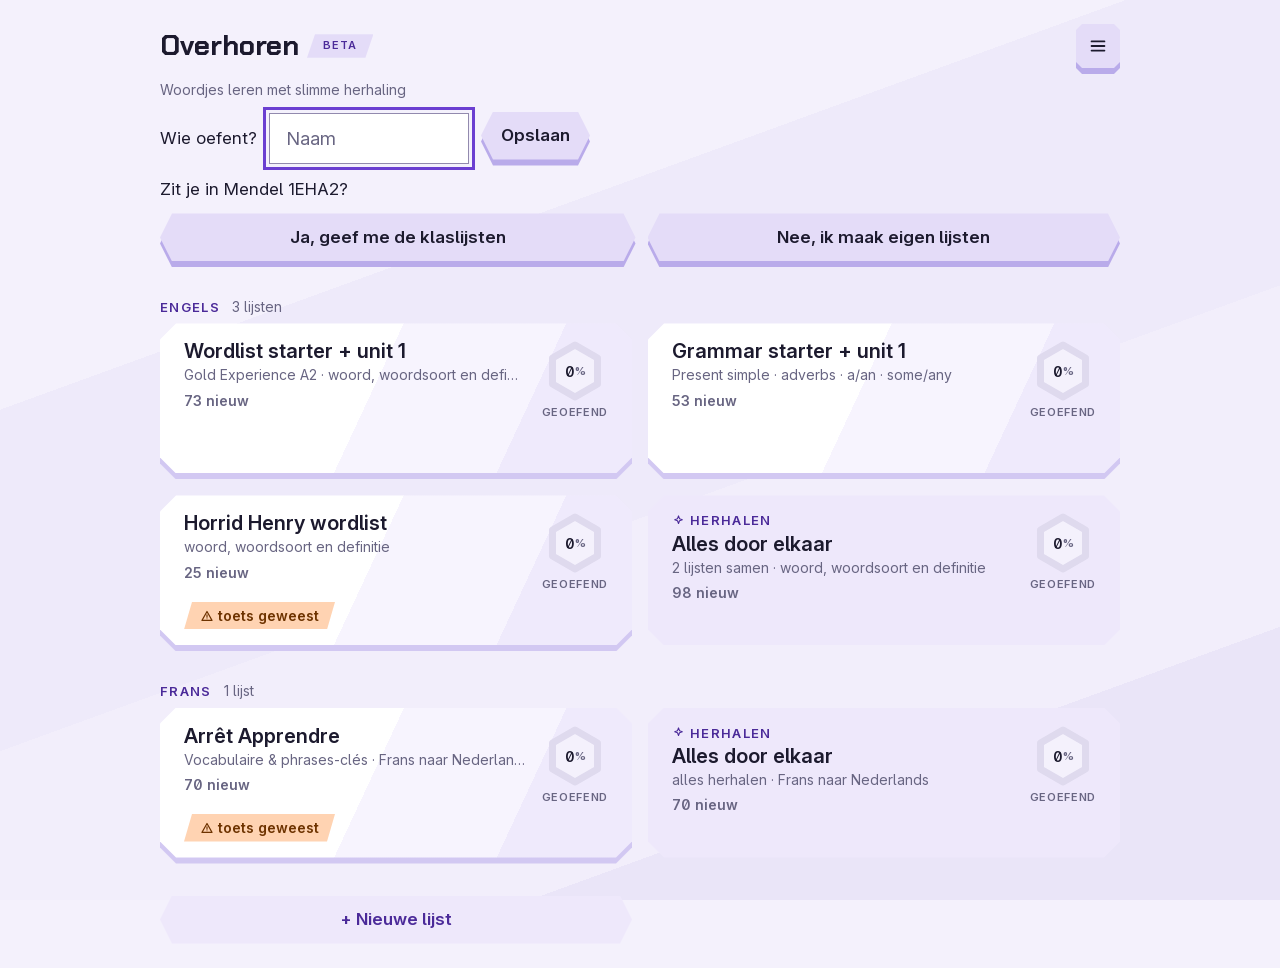
<file: index.html>
<!DOCTYPE html>
<html lang="nl">
<head>
<meta charset="utf-8">
<meta name="viewport" content="width=device-width, initial-scale=1, viewport-fit=cover">
<title>Overhoren</title>
<link rel="icon" type="image/png" sizes="32x32" href="icons/favicon-32.png">
<link rel="manifest" href="manifest.json">
<link rel="apple-touch-icon" href="icons/apple-touch-icon.png">
<meta name="apple-mobile-web-app-capable" content="yes">
<meta name="apple-mobile-web-app-status-bar-style" content="black-translucent">
<meta name="apple-mobile-web-app-title" content="Overhoren">
<!-- deze twee kleuren gelijk houden met kl in zetThema hieronder -->
<meta name="theme-color" content="#F4F1FC" media="(prefers-color-scheme: light)">
<meta name="theme-color" content="#16142A" media="(prefers-color-scheme: dark)">
<script>
// Thema zo vroeg mogelijk zetten, voor de stylesheet: geen flits.
// "light" of "dark" zet data-theme; anders volgt de app het systeem.
// theme-color volgt mee. Faalt localStorage, dan blijft het Systeem.
window.zetThema = function (t) {
  var d = document.documentElement, kl = { light: "#F4F1FC", dark: "#16142A" };
  if (t !== "light" && t !== "dark") t = "";
  if (t) d.dataset.theme = t; else delete d.dataset.theme;
  var m = document.querySelectorAll('meta[name="theme-color"]');
  for (var i = 0; i < m.length; i++) {
    m[i].content = t ? kl[t] : (/dark/.test(m[i].media) ? kl.dark : kl.light);
  }
  return t;
};
try { zetThema(JSON.parse(localStorage.getItem("overhoor:thema"))); } catch (e) {}
</script>
<link rel="stylesheet" href="ds.css?v=20261112104108">
</head>
<body>
<div class="app">

<!-- LESSEN -->
<section id="scr-lessons" class="screen">
  <div class="app">
    <div class="start-kop">
      <!-- de menuknop en het menu komen in .kop-rij (zie zetMenu) -->
      <header class="brand"><div class="kop-rij" id="kop-rij"><h1 id="app-titel" tabindex="-1">Overhoren</h1></div><p class="tag">Woordjes leren met slimme herhaling</p></header>
      <!-- hier komt de uitleg bij Beta (zie zetBeta) -->
      <div class="learner-row">
        <span id="learner-view">Wie oefent: <b id="learner-label"></b> <button class="link" id="btn-learner">wissel</button></span>
        <span class="row" id="learner-form" hidden><label for="learner-name">Wie oefent?</label><input type="text" id="learner-name" placeholder="Naam" autocomplete="off" maxlength="20" aria-describedby="learner-hint"><button class="btn" id="btn-learner-save">Opslaan</button></span>
        <span class="hint" id="learner-hint" role="status" hidden>Typ eerst je naam.</span>
        <div class="naam-vraag" id="naam-vraag" hidden>
          <p>Ben jij <span id="naam-vraag-naam"></span>?</p>
          <div class="row"><button class="btn" id="btn-naam-ja">Ja</button><button class="btn" id="btn-naam-nee">Nee, ik ben iemand anders</button></div>
        </div>
        <!-- alleen bij een nieuw toestel; de klasnaam komt uit KLAS (zie zetKlasTeksten) -->
        <div class="naam-vraag" id="klas-vraag" hidden>
          <p id="klas-vraag-tekst"></p>
          <div class="row"><button class="btn" id="btn-klas-ja">Ja, geef me de klaslijsten</button><button class="btn" id="btn-klas-nee">Nee, ik maak eigen lijsten</button></div>
        </div>
        <button class="link ander-toestel" id="btn-ander-toestel" aria-expanded="false" aria-controls="code-plek"><span>Op een ander toestel verder</span></button>
        <div class="code-plek" id="code-plek" hidden></div>
        <span class="sync" id="sync-state"></span>
      </div>
    </div>
    <div class="lessons" id="lessons"></div>
    <div class="start-acties"><button class="btn add-list-btn" id="btn-import">+ Nieuwe lijst</button></div>
  </div>
</section>

<!-- LES -->
<section id="scr-home" class="screen" hidden>
  <div class="app">
    <!-- rechts de naam en de prullenbakknop (UI.IconBtn, zie zetVerwijderKnop) -->
    <div class="topbar"><button class="link" data-icon="back" id="btn-home-back">Alle lessen</button><span class="topbar-rechts" id="home-rechts"><span class="muted" id="home-learner"></span></span></div>
    <div id="resume" class="notice row-between" hidden>
      <span>Je was nog bezig met een ronde.</span>
      <span class="row"><button class="btn primary" id="btn-resume">Verder gaan</button><button class="link" id="btn-discard">Opnieuw beginnen</button></span>
    </div>
    <div class="card">
      <div><span class="eyebrow" id="list-subject"></span><h2 id="list-title"></h2><p class="muted" id="list-sub"></p></div>
      <div class="stats-row">
        <div class="stat"><b id="st-new">0</b><span>nieuw</span></div>
        <div class="stat"><b id="st-due">0</b><span>aan de beurt</span></div>
        <div class="stat"><b id="st-known">0</b><span>zit erin</span></div>
      </div>
      <div class="field">
        <span class="eyebrow">Hoe lang?</span>
        <div class="seg" id="size-seg">
          <button type="button" data-size="10">Kort · 10</button>
          <button type="button" data-size="15" class="on">Normaal · 15</button>
          <button type="button" data-size="all">Lang · alles</button>
        </div>
        <p class="hint" id="size-hint"></p>
      </div>
      <div class="field" id="grens-field" hidden>
        <span class="eyebrow">Hoeveel woorden leer je nu?</span>
        <input type="range" id="grens-range" min="5" step="1">
        <p class="hint" id="grens-hint"></p>
      </div>
      <div class="field">
        <span class="eyebrow">Wanneer is de overhoring?</span>
        <div class="seg" id="deadline-seg">
          <button type="button" data-d="0">Vandaag</button>
          <button type="button" data-d="1">Morgen</button>
          <button type="button" data-d="2">Overmorgen</button>
          <button type="button" data-d="x">Andere dag</button>
        </div>
        <input type="date" id="deadline-input" hidden>
        <p class="hint" id="deadline-hint"></p>
      </div>
      <div class="notice" id="break-notice" hidden>
        <div>
          <span id="break-text"></span>
          <button class="link" id="break-skip" hidden>Klopt niet, ik ga verder</button>
        </div>
      </div>
      <button class="btn primary big" data-icon="play" id="btn-start">Start overhoring</button>
      <div class="row"><button class="btn" data-icon="book" id="btn-study">Eerst lezen</button><button class="btn" data-icon="chart" id="btn-progress">Voortgang</button></div>
    </div>
  </div>
</section>

<!-- EERST LEZEN -->
<section id="scr-study" class="screen" hidden>
  <div class="app">
    <div class="topbar"><button class="link" data-icon="back" id="btn-study-back">Terug</button><span class="muted" id="study-title"></span></div>
    <div class="card"><div class="tbl"><table><thead><tr id="study-head"></tr></thead><tbody id="study-body"></tbody></table></div></div>
    <button class="btn primary big" data-icon="play" id="btn-study-start">Start overhoring</button>
  </div>
</section>

<!-- OVERHOREN -->
<section id="scr-quiz" class="screen" hidden>
  <div class="app">
    <div class="topbar"><button class="link" data-icon="close" id="btn-quit">Stoppen</button><span id="q-count"></span><span class="streak" id="q-streak" hidden></span><span class="muted" id="q-timer">0:00</span></div>
    <div class="meter sm"><i id="q-bar" class="b"></i></div>
    <div class="notice" id="pause-hint" hidden>Al 15 minuten bezig. Even pauze is slimmer dan doorgaan: stop na dit woord, de rest komt straks vanzelf terug.</div>
    <div class="kat-kaart">
    <!-- de kat van de ronde op de rand van de kaart; UI.KatRand vult en vervangt dit element -->
    <div class="kat-rand" id="q-kat" hidden></div>
    <div class="card q-card">
      <span class="eyebrow" id="q-kind">Woord</span>
      <p class="prompt" id="q-prompt"></p>
      <div class="field" id="q-class-field"><span class="label">Woordsoort</span><div class="choices" id="q-classes"></div></div>
      <div class="field"><label class="label" for="q-input" id="q-input-label">Definitie</label><input type="text" id="q-input" autocomplete="off" autocapitalize="off" spellcheck="false" enterkeyhint="go"></div>
      <div class="hint" id="q-hint" role="alert" hidden></div>
      <button class="btn primary big" id="btn-check">Controleer</button>
      <button class="btn primary big" id="btn-next" hidden>Volgende</button>
      <button class="link" data-icon="clock" id="btn-later">Weet ik even niet, doe later</button>
      <div id="feedback" hidden>
        <p class="verdict" id="fb-verdict"></p>
        <p id="fb-official" hidden></p>
        <ul class="fb-list">
          <li><span class="mark" id="fb-word-mark"></span><div><div class="k" id="fb-word-k">Woord</div><div id="fb-word"></div><div class="yours" id="fb-word-yours"></div></div></li>
          <li id="fb-cls-row"><span class="mark" id="fb-cls-mark"></span><div><div class="k">Woordsoort</div><div id="fb-cls"></div></div></li>
          <li><span class="mark" id="fb-def-mark"></span><div><div class="k" id="fb-def-k">Definitie</div><div id="fb-def"></div><div class="yours" id="fb-def-alts"></div><div class="yours" id="fb-def-yours"></div></div></li>
        </ul>
        <div class="notice assess" id="fb-assess" hidden>
          <p><b>Twijfelgeval.</b> Komt jouw omschrijving hierop neer?</p>
          <div class="row"><button class="btn ok" id="btn-assess-yes">Ja, goed rekenen</button><button class="btn" id="btn-assess-no">Nee, fout</button></div>
          <span class="hint" id="assess-keys-hint">J = goed rekenen, N = fout</span>
        </div>
        <button class="link" data-icon="check" id="btn-override" hidden>Dit was ook goed</button>
      </div>
      <p class="hint" id="q-keys-hint"></p>
    </div>
    </div>
  </div>
</section>

<!-- SAMENVATTING -->
<section id="scr-summary" class="screen" hidden>
  <div class="app">
    <header class="brand"><h1 id="sum-title">Ronde klaar</h1></header>
    <div class="kat-kaart">
    <!-- de kat van de ronde zegt gedag; UI.KatRand -->
    <div class="kat-rand" id="sum-kat" hidden></div>
    <div class="card">
      <div class="summary-grid">
        <div class="stat"><b id="sum-first">0</b><span>in één keer goed</span></div>
        <div class="stat"><b id="sum-n">0</b><span>woorden</span></div>
        <div class="stat"><b id="sum-time">0:00</b><span>tijd</span></div>
      </div>
      <div id="sum-hard-wrap" hidden><span class="eyebrow">Nog lastig</span><p id="sum-hard"></p></div>
      <div><span class="eyebrow">Volgende ronde</span><p id="sum-next"></p></div>
      <div class="row"><button class="btn primary" id="btn-sum-home">Nog een ronde</button><button class="btn" id="btn-sum-lessons">Alle lessen</button></div>
    </div>
    </div>
  </div>
</section>

<!-- VOORTGANG -->
<section id="scr-progress" class="screen" hidden>
  <div class="app">
    <div class="topbar"><button class="link" data-icon="back" id="btn-progress-back">Terug</button><span class="muted" id="progress-title"></span></div>
    <div class="card">
      <div class="tbl"><table><thead><tr><th>Woord</th><th>Status</th><th>Fout</th></tr></thead><tbody id="progress-body"></tbody></table></div>
      <p class="hint">Status loopt op van nieuw naar zit erin. Een woord komt terug na 10 minuten, 1 dag, 3 dagen, 1 week, 2 weken en 1 maand. Fout = weer van voren af aan.</p>
      <button class="btn danger" id="btn-reset">Voortgang van deze lijst wissen</button>
    </div>
  </div>
</section>

<!-- RAPPORT -->
<section id="scr-report" class="screen" hidden>
  <div class="app">
    <div class="topbar"><button class="link" data-icon="back" id="btn-report-back">Terug</button><button class="link" id="btn-report-copy">Kopieer als tekst</button></div>
    <header class="brand"><h1>Rapport</h1><p class="tag" id="report-date"></p></header>
    <div id="report-body" class="app"></div>
  </div>
</section>

<!-- OVER OVERHOREN -->
<section id="scr-info" class="screen" hidden>
  <div class="app">
    <div class="topbar"><button class="link" data-icon="back" id="btn-info-back">Terug</button></div>
    <header class="brand"><h1>Over Overhoren</h1><p class="tag">Waarom het werkt, en wie het maakte.</p></header>
    <div class="card info">
      <h2>De wetenschap</h2>
      <p>De app is gebouwd op wat onderzoek naar leren en geheugen laat zien. Per punt: wat het onderzoek zegt, en wat de app daarmee doet.</p>
      <h3>1. Ophalen werkt beter dan herlezen</h3>
      <ul>
        <li>Iets uit je geheugen ophalen versterkt de herinnering veel meer dan het nog een keer lezen. Dit heet het testing effect.</li>
        <li>In de app: overhoren is de kern. "Eerst lezen" is alleen een kennismaking.</li>
      </ul>
      <p class="ref">Roediger en Karpicke (2006), Test-enhanced learning, Psychological Science.</p>
      <h3>2. Spreiden over dagen</h3>
      <ul>
        <li>Dezelfde leertijd verspreid over meerdere dagen levert veel meer op dan alles in één keer. Dit heet het spacing effect en is een van de best onderbouwde bevindingen in de leerpsychologie.</li>
        <li>In de app: een woord dat goed gaat komt terug na 10 minuten, dan 1 dag, 3 dagen, 1 week, 2 weken en 1 maand (het Leitner-systeem met oplopende intervallen, ook de basis van apps als Anki). Fout? Dan begint het opnieuw.</li>
      </ul>
      <p class="ref">Cepeda, Pashler, Vul, Wixted en Rohrer (2006), Distributed practice in verbal recall tasks, Psychological Bulletin (meta-analyse van 254 studies).</p>
      <h3>3. Na een fout: opnieuw, maar niet meteen</h3>
      <ul>
        <li>Woorden blijven overhoren tot ze goed zijn, en ze daarna nog laten terugkomen, geeft de beste lange-termijnresultaten. Meteen opnieuw vragen voelt goed maar leert weinig, omdat het antwoord nog in het werkgeheugen zit.</li>
        <li>In de app: een fout woord komt in dezelfde ronde terug, na minstens drie andere woorden. Woorden die vaker fout gaan krijgen voorrang in latere rondes.</li>
      </ul>
      <p class="ref">Karpicke en Roediger (2008), The critical importance of retrieval for learning, Science. Bjork (1994) over "desirable difficulties".</p>
      <h3>4. Herkennen en produceren zijn twee dingen</h3>
      <ul>
        <li>Een woord herkennen (vreemde taal naar Nederlands) en een woord zelf produceren (Nederlands naar vreemde taal) leer je deels apart. Produceren is moeilijker.</li>
        <li>In de app: bij lessen die twee kanten op gaan krijg je het woord eerst te zien, daarna wisselen de richtingen, met nadruk op de kant die fout gaat. Bij lessen die één kant op gaan (zoals Frans naar Nederlands) wordt alleen die kant gevraagd.</li>
      </ul>
      <p class="ref">Nation (2001), Learning Vocabulary in Another Language, Cambridge University Press.</p>
      <h3>5. Directe feedback</h3>
      <ul>
        <li>Bij feitenkennis werkt het juiste antwoord meteen na je poging beter dan uitgestelde feedback.</li>
        <li>In de app: na elk antwoord zie je direct wat goed was en wat jij typte.</li>
      </ul>
      <h3>6. Omvang en duur</h3>
      <ul>
        <li>Hier is het onderzoek minder hard dan bij de punten hierboven. Uit het spacing-onderzoek volgt dat meerdere korte sessies beter zijn dan één lange. Vocabulaire-onderzoek adviseert kleine sets per keer die vaak terugkomen. Voor een twaalfjarige is 10 tot 15 minuten geconcentreerd oefenen een realistische grens.</li>
        <li>In de app: standaard 15 woorden per ronde, maximaal 10 nieuwe, en een pauzehint na 15 minuten. Dit zijn onderbouwde keuzes, geen exacte getallen uit één studie.</li>
      </ul>
      <h3>Nakijken</h3>
      <ul>
        <li>Engelse definities hoeven niet letterlijk: als de kernwoorden erin zitten is het goed. Een vertaling moet kloppen, maar lidwoorden en kleine typo's tellen niet. Bij twijfel beslis je zelf.</li>
        <li>Een Engels woord (bij definitie naar woord) moet goed gespeld zijn, zoals op de toets. Eén letter fout heet "bijna" en telt als fout.</li>
      </ul>
    </div>
    <div class="card info">
      <h2>Klaslijsten</h2>
      <div class="theme-row" role="group" aria-labelledby="klas-label">
        <span class="eyebrow" id="klas-label"></span>
        <div class="seg" id="klas-seg">
          <button type="button" data-klas="ja" aria-pressed="true" class="on">Ja</button>
          <button type="button" data-klas="nee" aria-pressed="false">Nee</button>
        </div>
      </div>
    </div>
    <!-- de namen van de katten gelijk houden met KATTEN in celebrate.js -->
    <div class="card info" id="colofon">
      <h2>Colofon</h2>
      <p>Gemaakt door <a class="link" href="https://dspbrg.com" rel="noopener"><span>dspbrg.com</span></a></p>
      <h3>Letters</h3>
      <p>Chakra Petch voor de titels en Inter voor de rest, allebei onder de SIL Open Font License.</p>
      <h3>Katten</h3>
      <p>Strepen, Tuxedo, Lapjes, Sokjes, Stippen en Rode streep. In elke ronde kijkt er een mee. De katten zijn met AI gemaakt.</p>
    </div>
  </div>
</section>

<!-- PRULLENBAK -->
<section id="scr-prullenbak" class="screen" hidden>
  <div class="app">
    <div class="topbar"><button class="link" data-icon="back" id="btn-prullenbak-back">Terug</button></div>
    <header class="brand"><h1 id="prullenbak-kop" tabindex="-1">Prullenbak</h1><p class="tag">Verwijderde lijsten blijven 30 dagen bewaard, met je voortgang.</p></header>
    <div class="prullen-lijst" id="prullenbak-body"></div>
    <p class="sr-only" id="prullenbak-melding" role="status"></p>
  </div>
</section>

<!-- LIJST TOEVOEGEN -->
<section id="scr-import" class="screen" hidden>
  <div class="app">
    <div class="topbar"><button class="link" data-icon="back" id="btn-import-back">Terug</button></div>
    <h2>Nieuwe lijst</h2>
    <div class="import-choices" id="import-choices">
      <button class="card import-choice" id="btn-photo-start">
        <span class="import-choice-icon">&#128247;</span>
        <b>Fotografeer</b>
        <span class="hint">Maak een foto van je boek</span>
      </button>
      <button class="card import-choice" id="btn-type-start">
        <span class="import-choice-icon">&#9997;</span>
        <b>Typ zelf</b>
        <span class="hint">Voer woorden handmatig in</span>
      </button>
    </div>
    <div class="card" id="import-form" hidden>
      <div class="topbar"><button class="link" data-icon="back" id="btn-import-form-back">Andere methode</button></div>
      <div class="field"><span class="label">Soort les</span>
        <div class="radio">
          <label><input type="radio" name="imp-mode" value="translate" checked><span><b>Vertaling, één kant op</b><br><span class="hint">Bijvoorbeeld Frans naar Nederlands. Per regel: vreemd woord | Nederlands. Meerdere goede vertalingen scheiden met /</span></span></label>
          <label><input type="radio" name="imp-mode" value="three"><span><b>Drie delen, twee kanten op</b><br><span class="hint">Zoals de Engelse lijsten: woord | woordsoort | definitie.</span></span></label>
        </div>
      </div>
      <div class="two"><div class="field"><label class="label" for="imp-subject">Vak</label><input type="text" id="imp-subject" placeholder="Frans" maxlength="200"></div><div class="field"><label class="label" for="imp-title">Naam</label><input type="text" id="imp-title" placeholder="Unité 2" maxlength="200"></div></div>
      <div class="two" id="imp-langs"><div class="field"><label class="label" for="imp-from">Van</label><input type="text" id="imp-from" placeholder="Frans" maxlength="200"></div><div class="field"><label class="label" for="imp-to">Naar</label><input type="text" id="imp-to" placeholder="Nederlands" maxlength="200"></div></div>
      <div class="field"><label class="label" for="imp-text">Woorden</label>
        <textarea id="imp-text" placeholder="Eén woord per regel:&#10;le chien | de hond&#10;fais | doe / maak&#10;&#10;Een regel met alleen een letter (A, B, C) begint een nieuw deel."></textarea>
        <p class="hint">Gescheiden door | of een tab. Nummers vooraan worden genegeerd.</p>
      </div>
      <p class="hint" id="imp-msg" hidden></p>
      <button class="btn primary big" id="btn-import-save">Opslaan</button>
    </div>
  </div>
</section>

<!-- FOTO IMPORT -->
<section id="scr-photo" class="screen" hidden>
  <div class="app">
    <div class="topbar"><button class="link" data-icon="back" id="btn-photo-back">Terug</button><span class="muted" id="photo-step"></span></div>

    <div class="card" id="photo-capture">
      <h2>Fotografeer een bladzijde</h2>
      <p class="hint">Zorg dat de tekst scherp en goed leesbaar is.</p>
      <label class="btn primary big photo-label" id="photo-label">
        <input type="file" accept="image/*" capture="environment" id="photo-input">
        Maak een foto
      </label>
      <img id="photo-preview" class="photo-preview" hidden alt="">
      <div id="photo-actions" hidden>
        <p class="label">Wat voor overhoring is dit?</p>
        <div class="photo-type-grid">
          <button class="btn photo-type-btn" data-type="wd">Woordjes<span class="hint">[taal] → Nederlands</span></button>
          <button class="btn photo-type-btn" data-type="dw">Woordjes<span class="hint">Nederlands → [taal]</span></button>
          <button class="btn photo-type-btn" data-type="zinnen">Zinnen<span class="hint">Grammatica / invullen</span></button>
          <button class="btn photo-type-btn" data-type="anders">Iets anders<span class="hint">AI bepaalt het type</span></button>
        </div>
        <div id="photo-lang-pick" class="photo-lang-pick" hidden>
          <label class="label" for="photo-lang">Welke taal?</label>
          <div class="row">
            <input type="text" id="photo-lang" placeholder="bijv. Frans" value="Frans">
            <button class="btn primary" id="btn-photo-go-lang">Ga door</button>
          </div>
        </div>
        <button class="link" id="btn-photo-retry">Andere foto</button>
      </div>
    </div>

    <div class="card" id="photo-loading" hidden>
      <div class="photo-wait">
        <div class="spinner"></div>
        <p id="photo-loading-text">Even kijken wat er op staat...</p>
      </div>
    </div>

    <div class="card" id="photo-review" hidden>
      <h2>Controleer de lijst</h2>
      <p class="hint">Klopt alles? Pas aan of verwijder wat niet klopt.</p>
      <div class="two"><div class="field"><label class="label" for="photo-subject">Vak</label><input type="text" id="photo-subject" maxlength="200"></div><div class="field"><label class="label" for="photo-title">Naam</label><input type="text" id="photo-title" maxlength="200"></div></div>
      <div class="two" id="photo-langs" hidden><div class="field"><label class="label" for="photo-from">Van</label><input type="text" id="photo-from" maxlength="200"></div><div class="field"><label class="label" for="photo-to">Naar</label><input type="text" id="photo-to" maxlength="200"></div></div>
      <div class="photo-items" id="photo-items"></div>
      <p class="hint" id="photo-count"></p>
      <div class="row"><button class="btn primary big" id="btn-photo-save">Opslaan</button></div>
    </div>

    <div class="card" id="photo-done" hidden>
      <div class="empty"><span class="glyph">&#10003;</span><p><b>Lijst opgeslagen.</b></p><p class="muted" id="photo-done-text"></p></div>
      <button class="btn primary big" id="btn-photo-go">Naar de lijst</button>
    </div>

    <p class="hint" id="photo-error" hidden></p>
    <button class="btn" id="btn-photo-typ" hidden>Typ zelf</button>
  </div>
</section>

</div>

<script src="ui.js?v=20261112104108"></script>
<script src="celebrate.js?v=20261112104108"></script>
<script src="lists.js?v=20261112104108"></script>
<script src="engine.js?v=20261112104108"></script>
<script>
(function(){
"use strict";
const E = window.Engine;
const $ = id => document.getElementById(id);
const MIN = 60000, DAY = 86400000;
const WORKER_URL = "https://overhoren-api.y8n876dtrq.workers.dev";
// Het oude gedeelde wachtwoord. Een toestel dat het nog heeft, stapt een
// keer over op een code per persoon (migreer) en gooit het daarna weg.
let APP_SECRET = load("overhoor:app-secret", "");

// Oude deellink: #sync=wachtwoord. Blijft werken, zodat een nieuw toestel na
// het typen van de naam via de overstap de bestaande code krijgt.
function checkSyncHash(){
  var h = location.hash.match(/^#sync=(.+)$/);
  if(h){ save("overhoor:app-secret", decodeURIComponent(h[1])); history.replaceState(null,"",location.pathname); location.reload(); }
}
checkSyncHash();
window.addEventListener("hashchange", checkSyncHash);

const GAP = 3;              // minimaal aantal andere woorden tussen twee keer hetzelfde woord
const PAUSE_AFTER = 15*MIN;   // zachte hint tijdens een ronde
// Aandacht zakt na ongeveer 25 minuten. Een blok van die lengte vraagt een
// micropauze van een minuut of vijf; pas na een uur totaal is een langere
// herstelpauze nodig. De pauze blijft dus kort: bij een toets morgen is
// doorleren vandaag juist zinvol, de beperking is aandacht en niet spreiding.
const BLOK_MAX = 25*MIN, PAUZE_KORT = 5*MIN, PAUZE_LANG = 15*MIN, DAG_LANG_NA = 60*MIN;
// Vlak voor een toets weegt doorleren zwaarder dan een lange pauze. Het blok
// blijft even lang (aandacht zakt nu eenmaal na een minuut of 25), maar de
// pauze wordt korter en er mag meer op een dag.
function pauzeDuur(){
  const n = komende(dagenTot(deadlineVan(list)));
  const t = tijdVandaag();
  const lang = t.dag >= dagBudget();
  if(n === null || n > 2) return lang ? PAUZE_LANG : PAUZE_KORT;
  if(n <= 0) return lang ? 5*MIN : 2*MIN;      // toetsdag
  return lang ? 8*MIN : 3*MIN;                 // morgen of overmorgen
}
function dagBudget(){
  const n = komende(dagenTot(deadlineVan(list)));
  if(n === null || n > 2) return DAG_LANG_NA;  // 60 min
  return n <= 0 ? 120*MIN : 90*MIN;
}
// De toetsdatum komt uit lists.js, maar is per apparaat aan te passen zonder
// deploy. Einde van de schooldag als moment: 15:00 op de toetsdag.
// Tot welk woord ze nu leert. Een lange lijst in een keer is geen leerstof
// maar een muur, dus schuift ze de grens zelf op. Alles ervoor blijft
// meedoen, zodat het herhaalschema gewoon zijn werk doet.
const GKEY = id => "overhoor:grens:"+slug(learner)+":"+id;
function grensVan(l){
  if(!l || l.mix) return null;                    // door elkaar is altijd alles
  // uit opslag: alleen een heel getal telt, anders wijst items[n-1] nergens naar
  const n = Math.floor(Number(load(GKEY(l.id), null)));
  if(!Number.isFinite(n) || n < 1 || n >= l.items.length) return null;
  return Math.max(1, Math.min(l.items.length, n));
}
function allowedVoor(l){
  const n = grensVan(l);
  if(!n) return null;
  return l.items.map((_, i) => i).slice(0, n);
}
function allowedIndices(){ return allowedVoor(list); }
const DKEY = id => "overhoor:deadline:"+id;
function deadlineVan(l){
  if(l && l.mix) return mixDeadline(l);
  const eigen = load(DKEY(l.id), null);
  const d = eigen || l.deadline;
  if(!d) return 0;
  const t = new Date(d+"T15:00:00");
  return isNaN(t) ? 0 : t.getTime();
}
function dagenTot(ts){
  if(!ts) return null;
  const nu = new Date(); nu.setHours(0,0,0,0);
  const d = new Date(ts); d.setHours(0,0,0,0);
  return Math.round((d-nu)/(24*60*60*1000));
}
// Een toets die geweest is telt niet meer mee voor de pauzes en het
// dagbudget: die stonden anders op "toetsdag" en gaven dus de kortste pauzes.
function komende(n){ return (n === null || n < 0) ? null : n; }
function deadlineLabel(n){
  if(n===null) return "";
  if(n < 0) return "toets geweest";
  if(n === 0) return "toets vandaag";
  if(n === 1) return "toets morgen";
  return "toets over "+n+" dagen";
}
const TKEY = () => "overhoor:tijd:"+slug(learner)+":"+new Date().toISOString().slice(0,10);
// Bovengrens voor wat op een dag geoefend kan zijn. Daarboven is het geen
// oefentijd maar een tab die is blijven openstaan.
const DAG_ONMOGELIJK = 4*60*MIN;
function tijdVandaag(){
  const t = load(TKEY(), {blok:0, dag:0, pauzeTot:0});
  // Zelfherstel voor voortgang die met kloktijd is geboekt: die stond op uren
  // en liet de pauze onterecht aanslaan. Onmogelijke waarden gooien we weg in
  // plaats van ze af te knippen, want ze zeggen niets over echte oefentijd.
  let kapot = false;
  if(!(t.blok >= 0) || t.blok > BLOK_MAX){ t.blok = 0; kapot = true; }
  if(!(t.dag  >= 0) || t.dag  > DAG_ONMOGELIJK){ t.dag = 0; kapot = true; }
  if(t.pauzeTot && t.pauzeTot - Date.now() > PAUZE_LANG){ t.pauzeTot = 0; kapot = true; }
  if(kapot) save(TKEY(), t);   // eenmalig herstellen, niet elke keer opnieuw
  return t;
}
function bewaarTijd(t){ save(TKEY(), t); }
// Een afgeronde ronde telt mee voor het blok en voor de dag.
function boekTijd(ms){
  const t = tijdVandaag();
  t.blok += ms; t.dag += ms;
  if(t.blok >= BLOK_MAX){ t.pauzeTot = Date.now() + pauzeDuur(); t.blok = 0; }
  bewaarTijd(t);
}
function pauzeRest(){ const t = tijdVandaag(); return Math.max(0, (t.pauzeTot||0) - Date.now()); }

// ---------- opslag ----------
function load(key, fallback){ try{ const v = localStorage.getItem(key); return v ? JSON.parse(v) : fallback; }catch(e){ return fallback; } }
function save(key, val){ try{ if(val==null) localStorage.removeItem(key); else localStorage.setItem(key, JSON.stringify(val)); }catch(e){} }
// KWKEY: klaslijsten in de prullenbak (zie schoneKlasWeg), sync-veld klasWeg
const KWKEY = "overhoor:klas-weg";
const LKEY = "overhoor:lists", CKEY = "overhoor:current", LEARNER_KEY = "overhoor:learner", LEARNERS_KEY = "overhoor:learners";
const slug = s => String(s||"").toLowerCase().normalize("NFD").replace(/[\u0300-\u036f]/g,"").replace(/[^a-z0-9]+/g,"-").replace(/^-|-$/g,"");
// s: slug van een andere oefenaar dan de huidige (optioneel)
const PKEY = (id, s) => "overhoor:progress:"+(s || slug(learner))+":"+id, SKEY = id => "overhoor:session:"+slug(learner)+":"+id;
const AKEY = id => "overhoor:alts:"+slug(learner)+":"+id;
// Antwoorden die Pia zelf goed heeft laten rekenen. De app onthoudt ze,
// zodat dezelfde vertaling de volgende keer meteen goed is.
let learnedAlts = {};
function loadAlts(){ learnedAlts = load(AKEY(list.id), {}); }
function altsFor(i){ return learnedAlts[i] || []; }
function addAlt(i, text){
  const t = String(text||"").trim(); if(!t) return;
  const have = altsFor(i);
  if(have.some(x=>E.norm(x)===E.norm(t))) return;
  learnedAlts[i] = have.concat([t]);
  save(AKEY(list.id), learnedAlts);
}
// Het item verrijkt met wat ze eerder heeft goedgekeurd, zodat de engine
// het gewoon als geldig antwoord ziet in plaats van als uitzondering.
function withAlts(item, i){
  const extra = altsFor(i); if(!extra.length) return item;
  return isTranslate()
    ? Object.assign({}, item, { def: item.def + " / " + extra.join(" / ") })
    : Object.assign({}, item, { accept: (item.accept||[]).concat(extra) });
}
// Geen standaardnaam: zonder opgeslagen oefenaar is learner leeg en vraagt
// de app eerst een naam. Dan geen ronde, geen sync en niets onder een naam.
// Een naam zonder gewone letters of cijfers (??? of Мария) heeft een lege
// slug en telt als geen naam. Letters met accenten (Pía, Zoë) gaan wel mee.
let learner = (v => typeof v === "string" && slug(v) ? v.trim() : "")(load(LEARNER_KEY, ""));
const heeftNaam = () => !!slug(learner);
const NAAM_MAX = 20;   // ook maxlength op #learner-name
// Tot deze versie sloeg de app op elk toestel de standaard "Pia" op. Op een
// toestel met "Pia" en zonder deze vlag vragen we een keer of dat klopt.
// Tot die tijd geen sync; oefenen mag wel.
const BEVESTIGD_KEY = "overhoor:naam-bevestigd", OUDE_STANDAARD = "Pia";
const moetBevestigen = () => learner === OUDE_STANDAARD && load(BEVESTIGD_KEY, false) !== true;

// ---------- klaslijsten ----------
// De lijsten uit lists.js zijn van een klas. Wie daar niet in zit, ziet
// alleen eigen lijsten. KLAS_KEY: true (ja), false (nee) of "vraag" (nog
// niet gekozen). Alleen op dit toestel, gaat niet mee in de sync.
const KLAS = "Mendel 1EHA2", KLAS_KEY = "overhoor:klas";
// Een toestel waar al iemand mee oefende, telt als ja: een naam, eigen
// lijsten, voortgang of iets anders dat bij een oefenaar hoort. Thema,
// welkom, laatste lijst en sync-geheim niet: die staan er ook bij een
// nieuw toestel dat alleen geopend is.
function bestaandeGebruiker(){
  const sporen = /^overhoor:(learner|learners|naam-bevestigd|progress:|session:|cats:|alts:|grens:|deadline:|tijd:)/;
  try{
    for(let i=0; i<localStorage.length; i++){
      const k = localStorage.key(i);
      if(!k || !sporen.test(k)) continue;
      const v = load(k, null);
      if(v === null || (Array.isArray(v) && !v.length)) continue;
      return true;
    }
    const eigen = load(LKEY, []);
    return Array.isArray(eigen) && eigen.length > 0;
  }catch(e){ return true; }   // zonder opslag niets vragen: dan zoals altijd
}
// Een keer bepalen, en meteen bewaren. Zo telt iemand die alleen een naam
// typte en de vraag liet staan, na herladen niet ineens als bestaand.
function klasStart(){
  const k = load(KLAS_KEY, null);
  if(k === true || k === false || k === "vraag") return;
  save(KLAS_KEY, bestaandeGebruiker() ? true : "vraag");
}
const klasLijstenTonen = () => load(KLAS_KEY, true) !== false;
const klasOnbeslist = () => load(KLAS_KEY, null) === "vraag";
function zetKlasTeksten(){
  $("klas-vraag-tekst").textContent = "Zit je in " + KLAS + "?";
  $("klas-label").textContent = "Klaslijsten van " + KLAS + " tonen";
}
// ja: klaslijsten tonen. Bewaren, en het startscherm opnieuw opbouwen.
function kiesKlas(ja){
  save(KLAS_KEY, !!ja);
  lists = allLists();
  selectList(list ? list.id : load(CKEY, null));
  renderLessons();
}
function markKlas(){
  const ja = klasLijstenTonen();
  $("klas-seg").querySelectorAll("button").forEach(b=>{ const on = (b.dataset.klas === "ja") === ja; b.classList.toggle("on", on); b.setAttribute("aria-pressed", on); });
}

// ---------- state ----------
let lists = [], list = null, progress = null, session = null, sizeChoice = 15, timer = null;
const ui = { pick:null, checked:false, verdictDef:null, clsOk:false, firstBlank:false, pauseShown:false };

// eigen lijsten uit opslag alleen in de goede vorm (zie schoneLijst).
// Zonder wat in de prullenbak staat of definitief weg is: die lijsten
// staan niet op het startscherm, niet in Alles door elkaar en niet in het
// rapport.
function allLists(){
  const kw = klasWeg();
  return (window.WORDLISTS||[]).filter(l => !inKlasWeg(kw, l.id))
    .concat(eigenLijsten().filter(l => !(l.weg > 0) && !(l.gewist > 0)));
}
// eigen lijsten nooit met het id van een klaslijst
const eigenLijsten = nu => schoneLijsten(load(LKEY, []), nu).filter(l => !isKlasId(l.id));
const isKlasId = id => (window.WORDLISTS||[]).some(k => String(k.id) === String(id));
// een eigen lijst die definitief weg is (voortgang hoort er niet meer bij)
const isGrafsteen = id => kanGrafsteen(id) && eigenLijsten().some(l => l.id === id && l.gewist > 0);
// alle lijsten met mogelijk voortgang: ook die in de prullenbak (de
// voortgang blijft), geen grafstenen
function lijstenMetVoortgang(){
  return (window.WORDLISTS||[]).concat(eigenLijsten().filter(l => !(l.gewist > 0)));
}

// ---------- prullenbak ----------
// Verwijderen zet een lijst in de prullenbak, zonder te vragen; de balk
// onderin (UI.Ongedaan) zet hem terug. Eigen lijsten krijgen weg en
// bijgewerkt in overhoor:lists, klaslijsten een regel in KWKEY. De
// voortgang blijft staan. Na PRULLENBAK_DAGEN wordt een eigen lijst een
// grafsteen (zie grafsteen); klaslijsten blijven tot je ze terugzet.
const klasWeg = () => schoneKlasWeg(load(KWKEY, {})) || {};
const inKlasWeg = (kw, id) => !!(kw[id] && kw[id].weg > 0);
const isKlasLijst = l => (window.WORDLISTS||[]).some(k => k.id === l.id);
// Past de rauwe eigen lijst met dit id aan; de rest blijft zoals hij is.
function wijzigEigen(id, f){
  const rauw = load(LKEY, []);
  if(!Array.isArray(rauw)) return false;
  const i = rauw.findIndex(el => isObject(el) && String(el.id) === String(id));
  if(i < 0) return false;
  rauw[i] = f(rauw[i]);
  save(LKEY, rauw);
  return true;
}
// bijgewerkt altijd hoger dan wat er stond, ook als de klok van dit
// toestel achterloopt: anders wint de vorige stand bij het samenvoegen
const naStand = vorige => Math.max(Date.now(), (isGetal(vorige) ? vorige : 0) + 1);
const naLijst = x => naStand(stand(schoneLijst(x) || {}));
function zetKlasRegel(id, weg){
  const kw = klasWeg(), nu = Date.now();
  kw[id] = { weg: weg ? nu : 0, bijgewerkt: naStand(kw[id] && kw[id].bijgewerkt) };
  save(KWKEY, mergeKlasWeg({}, kw));
}
function naarPrullenbak(l){
  const nu = Date.now();
  if(isKlasLijst(l)) zetKlasRegel(l.id, true);
  else wijzigEigen(l.id, x => Object.assign(x, { weg: nu, bijgewerkt: naLijst(x) }));
}
function terugzetten(id){
  const klas = (window.WORDLISTS||[]).find(k => k.id === id);
  if(klas){ zetKlasRegel(id, false); return; }
  wijzigEigen(id, x => { x.bijgewerkt = naLijst(x); delete x.weg; return x; });
}
// Definitief, alleen eigen lijsten: de lijst wordt een grafsteen, en wat
// hier nog van die lijst staat gaat weg.
function definitief(id){
  const nu = Date.now();
  wijzigEigen(id, x => schoneLijst(Object.assign({}, x, { gewist: nu, bijgewerkt: naLijst(x) }), nu) || x);
  ruimLijstOp(id);
}
// Voortgang, ronde, eigen antwoorden, grens en toetsdatum van een lijst,
// voor elke oefenaar op dit toestel.
function ruimLijstOp(id){
  if(isKlasId(id)) return;   // nooit de voortgang van een klaslijst
  const staart = ":" + id, weg = [];
  try{
    for(let i=0; i<localStorage.length; i++){
      const k = localStorage.key(i);
      if(!k) continue;
      const m = /^overhoor:(progress|session|alts|grens):([^:]*)(:.*)$/.exec(k);
      if((m && m[3] === staart) || k === "overhoor:progress" + staart || k === DKEY(id)) weg.push(k);
    }
    weg.forEach(k => localStorage.removeItem(k));
  }catch(e){}
  if(load(CKEY, null) === id) save(CKEY, null);
}
// Bij het laden: een lijst die langer dan PRULLENBAK_DAGEN in de
// prullenbak staat, wordt in opslag een grafsteen en wordt opgeruimd.
// Ook een grafsteen die nog voortgang heeft (van een pull), ruimt op.
function ruimPrullenbakOp(){
  const rauw = load(LKEY, []);
  if(!Array.isArray(rauw)) return;
  const nu = Date.now();
  let anders = false;
  const schoon = rauw.map(x => schoneLijst(x, nu));
  rauw.forEach((x, i) => {
    const l = schoon[i];
    if(!l || !(l.gewist > 0) || isKlasId(l.id)) return;
    if(!(isObject(x) && x.gewist > 0)){ rauw[i] = l; anders = true; }
    ruimLijstOp(l.id);
  });
  // hooguit MAX_GRAFSTENEN: de oudste grafstenen gaan eruit
  // en een grafsteen met het id van een klaslijst wordt niet bewaard
  const houd = new Set(begrensGrafstenen(schoon.filter(Boolean)));
  const kort = rauw.filter((x, i) => !(isObject(x) && x.gewist && isKlasId(x.id)) && (!schoon[i] || houd.has(schoon[i])));
  if(kort.length !== rauw.length){ anders = true; }
  if(anders) save(LKEY, kort);
}
// Wat er in de prullenbak staat, het nieuwste eerst. Klaslijsten alleen
// als die getoond worden. dagen: nog zoveel dagen (naar boven, minstens 1).
function prullenbak(){
  const nu = Date.now(), out = [];
  for(const l of eigenLijsten(nu)){
    if(!(l.weg > 0) || l.gewist > 0) continue;
    out.push({ lijst: l, eigen: true, weg: l.weg, dagen: Math.max(1, Math.ceil((l.weg + PRULLENBAK_MS - nu) / DAY)) });
  }
  if(klasLijstenTonen()){
    const kw = klasWeg();
    for(const l of window.WORDLISTS||[]) if(inKlasWeg(kw, l.id)) out.push({ lijst: l, eigen: false, weg: kw[l.id].weg });
  }
  return out.sort((a, b) => b.weg - a.weg);
}
// Wat op het startscherm staat. lists blijft alles: voortgang, sync en het
// rapport houden zo ook de verborgen klaslijsten.
function zichtbareLijsten(){
  if(klasLijstenTonen()) return lists;
  const klas = window.WORDLISTS || [];
  return lists.filter(l => !klas.includes(l));
}

// --- gemengde lijst per vak -------------------------------------------
// Per vak een extra "lijst" met alle woorden van dat vak door elkaar. Dat is
// alleen bedoeld om te herhalen: de losse lijsten blijven bestaan, zodat een
// nieuwe lijst leren niet meteen vermengd raakt met oude stof.
//
// Belangrijk: de voortgang blijft van de oorspronkelijke lijsten. De toestand
// van elk woord wordt per referentie gedeeld, dus een goed antwoord hier telt
// gewoon mee in de eigen lijst. Anders zou ze alles twee keer moeten leren.
const MIX = "mix:";
let bronProgress = null;     // alleen gevuld bij een gemengde lijst

function mixLijsten(){
  const perVak = {};
  for(const l of zichtbareLijsten()){
    if(String(l.id).startsWith(MIX)) continue;
    // alleen mengen wat dezelfde vorm heeft, anders klopt de vraagstelling niet.
    // Grammatica (vertaalvorm) naast woordenlijsten blijft dus apart.
    const groep = (l.subject || "Overig") + "\u0000" + (l.mode || "def");
    (perVak[groep] = perVak[groep] || []).push(l);
  }
  const uit = [];
  for(const groep in perVak){
    const ls = perVak[groep], vak = ls[0].subject || "Overig";
    uit.push({
      id: MIX + slug(vak) + (ls[0].mode ? "-" + slug(ls[0].mode) : ""), title: "Alles door elkaar", subject: vak, mix: true,
      subtitle: ls.length === 1 ? "alles herhalen" : ls.length + " lijsten samen",
      bronnen: ls.map(l=>l.id),
      mode: ls[0].mode, from: ls[0].from, to: ls[0].to,
      classes: Array.from(new Set(ls.flatMap(l => l.classes || l.items.map(i=>i.cls)).filter(Boolean))),
      // alleen wat binnen de grens van elke lijst valt: herhalen gaat over wat
      // ze al onder handen heeft, niet over woorden die ze nog nooit zag
      items: ls.flatMap(l => {
        const g = grensVan(l) || l.items.length;
        return l.items.slice(0, g).map((it, idx) => Object.assign({}, it, { bron: { lid: l.id, idx } }));
      })
    });
  }
  return uit;
}
// de eerstvolgende toets van de onderliggende lijsten telt voor de mix
function mixDeadline(l){
  let beste = 0;
  for(const lid of l.bronnen){
    const bron = lists.find(x=>x.id===lid); if(!bron) continue;
    const t = deadlineVan(bron);
    if(t > Date.now() && (!beste || t < beste)) beste = t;
  }
  return beste;
}
// Zonder zichtbare lijst (geen klaslijsten en geen eigen) is list null.
function selectList(id){
  const keus = zichtbareLijsten().concat(mixLijsten());
  list = keus.find(l=>l.id===id) || keus[0] || null;
  bronProgress = null;
  if(!list){ progress = null; learnedAlts = {}; return; }
  if(list.mix){
    // voortgang per referentie ophalen uit de bronlijsten
    bronProgress = {};
    for(const lid of list.bronnen){
      bronProgress[lid] = laadVoortgang(lid) || legeVoortgang();
    }
    const eigen = laadVoortgang(list.id) || legeVoortgang();
    progress = { items: {}, sessions: eigen.sessions };
    list.items.forEach((it, k) => { progress.items[k] = E.getState(bronProgress[it.bron.lid], it.bron.idx); });
    loadAlts();
    save(CKEY, list.id);
    return;
  }
  // eenmalige migratie van voortgang zonder oefenaar (eerste versie van de app)
  const legacy = load("overhoor:progress:"+list.id, null);
  if(heeftNaam() && legacy && !load(PKEY(list.id), null)){ save(PKEY(list.id), legacy); save("overhoor:progress:"+list.id, null); }
  progress = laadVoortgang(list.id) || legeVoortgang();
  loadAlts();
  save(CKEY, list.id);
}
function saveProgress(){
  progress.updated = Date.now();
  if(bronProgress){
    // de woordtoestanden zitten in de bronlijsten; hier alleen de rondes bewaren
    for(const lid in bronProgress){ if(isGrafsteen(lid)) continue; bronProgress[lid].updated = Date.now(); save(PKEY(lid), bronProgress[lid]); }
    save(PKEY(list.id), { items: {}, sessions: progress.sessions, updated: progress.updated });
    pushProgress();
    return;
  }
  // een lijst die intussen definitief weg is (pull tijdens een ronde): niets bewaren
  if(isGrafsteen(list.id)) return;
  save(PKEY(list.id), progress); pushProgress();
}
function setLearner(name){
  const naam = String(name||"").trim();
  if(!slug(naam)) return;   // een naam zonder letters of cijfers slaan we niet op
  learner = naam;
  save(LEARNER_KEY, learner);
  const names = load(LEARNERS_KEY, []); if(!names.includes(learner)){ names.push(learner); save(LEARNERS_KEY, names); }
}

// ---------- code per persoon ----------
// Sync gaat met een eigen code per persoon, zoals panda-mango-wolk-47: drie
// woorden uit deze lijst en twee cijfers. De app maakt hem zelf, pas als
// iemand op "Op een ander toestel verder" tikt. Zonder code geen sync.
// De code is een geheim: hij staat alleen in het codepaneel in beeld en
// gaat nooit naar de console.
// Dezelfde lijst staat in worker/src/code.js. Pas ze samen aan; een
// pariteitstest (tests/code.test.mjs) vergelijkt ze.
const CODE_WOORDEN = (
  "aap aarde adder adem agent akker alarm alpen amber angel anker appel april arend ark arm aster " +
  "atlas augurk auto avond baai baal baan baard bad badge badjas bagel bak baken bakker bal balk " +
  "balkon ballon balsem bamboe banaan band banjo bank bar baret baron basalt basis bazaar bed beek " +
  "beeld beer beest beet beige beitel beker bel bende berg berk berm bes beuk beurs bever bezem " +
  "bezoek bidon bies biet binnen bizon blaas blad blauw blauwe blazer bliep blik bloem bloes blok " +
  "blos bobbel bodem boei boek boeket boer bok bokaal boks bolder boleet bon bonbon bonk bonte boog " +
  "boom boon boor boot bord bos bosbes bosje bot boter bout bouw boven braaf braam brem brief bries " +
  "bril broed broek broer brok bron brons brood brouw brug bruid bruin brul bubbel buffel buffet " +
  "bui buidel buis bult bus buur buurt dadel dag dahlia dak dal dam damp dans das dauw deeg deken " +
  "delta dennen derde deuk deur diep dier dimmer dingo dino diva dobber dok dokter dol domino " +
  "donder dons donut dooi doorn doos dop dorp dorst dot draad draai draak draf dragon drank drie " +
  "droom drop druif drup dubbel duet duif duik duim duin dukaat duo dweil dwerg eend eer egel eik " +
  "eiland eind ekster eland elf elfje emmer emoe engel enkel erwt ezel fabel fagot fakkel fazant " +
  "fee feest feniks fiets film fjord flap fles flits floep flora fluit foef folder fondue fonkel " +
  "fooi forel fort foto frank frase fregat fret fris fruit fuut gaai gaas galop gamba gang gans " +
  "garen gast gat gazon gebak geest geit gel geld gelei geluk gember geraas gerst gesp getal geur " +
  "gewei gids gier gilde gips giraf gitaar glans glas glimp globe gloed gloei gnoe golf gondel gong " +
  "gort goud gouden graaf graan grap gras gravel greep griep gril grind groen groep groet grond " +
  "grot guit gulden gum haag haai haak haan haar haard haas hagel hak hal halm halte hamer hand " +
  "haring harnas harp hart haven haver havik hazel heelal heer heg heide hek held helm hemd hemel " +
  "hen hengel herder herfst hert heuvel hiel hinde hoed hoef hoek hoepel hoera hoes hok hol hommel " +
  "homp hond honing honk hoofd hooi hoop hoorn hop horde horen hotel hout huis hulp hulst humor " +
  "humus hut ibis idee iglo imker impala inkt iris ivoor jaar jade jager jaguar jam jas jazz jeep " +
  "jet jeugd jodel jojo joker jolig jong juf juli jumbo juni junior jurk juweel kaai kaak kaap " +
  "kaars kaart kaas kabaal kabel kade kaft kajak kalf kalk kam kameel kamer kamp kan kanaal kaneel " +
  "kano kant kap kapel kapok kapper kar karaf karate karper karton kas kassa kast kat katoen kauw " +
  "keel kei keizer kelder kennel kermis kers kerst ketel kever kiekje kievit kiezel kikker kimono " +
  "kind kiosk kip klant klap klaver klei klepel kleur klimop klok klomp kluis knaap knal knie knol " +
  "knoop knop koala koe koek koekje koepel koets koffer kok kolder kom komeet komma kompas koning " +
  "kooi kool koor koord kop koper kopje koraal korf korrel korset korst kotter kous kraag kraai " +
  "kraan krab kralen krant krat kreeft kreek krekel krent kring kroon kruid kruik kruk krul kubus " +
  "kudde kuiken kuil kuip kunst kurk kust kwal kwart kwast kwiek laag laan laars ladder lading lak " +
  "laken lam lama lamp land lap lasso lat later lava leder leem leeuw lelie lente lepel leraar les " +
  "letter lezer libel lied liefde lier limoen linde links linnen lint linze lippen liter lobbes " +
  "loep lof lok loods loop loper lotus luik luis lus luwte maan maand maart maat mais mama mand " +
  "manege mangel mango mantel markt marmer marmot mars marter masker mast mat matras meer mees " +
  "meeuw melk meloen mentor menu merel merk mes metaal meter middag mier minuut mist modder moeras " +
  "mok mokka mol molen mond moot morgen mos mossel mot motor mousse mug muis munt mus museum muts " +
  "muur muziek naald naam nagel nar narwal natuur neef nerts nest net neus nevel nimf noord noot " +
  "nougat nul oase ober oehoe oever ogen okapi oktaaf olie oma omelet oog oogst oor oost opa opaal " +
  "opera oranje orgel orka orkest otter ouder ovaal oven paal paard paars pad pagina pak pakje " +
  "pakket paleis palet paling pallet palm pampa pan panda panter pap papa papier parel parfum park " +
  "parka parket pas pasen pasta pastei pastel patat patio pauw pauze pedaal peen peer pen peper " +
  "perzik pet piano piek pier piloot pimpel pinda pioen pion piraat pit pizza plaid plank plant " +
  "plas plein ploeg pluim pluk poeder poef poema poes polder polka pollen pols pomp pond poort poot " +
  "pop post poster pot praam prei prent presto pret prik prins proef prooi pruik pruim puree put " +
  "puzzel raad raaf raam rad radar radio rail raket rakker rand reep regen reiger reis rente reus " +
  "ribbel ridder riem riet rietje rif ring rit rivier rob robot rodeo roer rok rol rond ronde room " +
  "roos roosje rotan rots rover roze rubber rug rugzak ruimte ruit ruiter rumba rund rups rust " +
  "salade salie salto samba sap saus sein sering sesam sinas sirene sjaal slaap slak slang slee " +
  "slot sluis slurf smaak smid smurf snaar snavel snee sneeuw snert snoek snoep snoet snor soep " +
  "sofa sok solo sonnet sorbet spade spar spek spel speld spin spits spons spoor sport sprei sprint " +
  "sprong staart stad stal stam stapel ster stier stip stoel stoep stof stok stoom storm stout " +
  "straat strand streep strik stro stroom stuur suiker taart tafel tak talent tand tang tango tapir " +
  "tarwe tas team teen tegel tekst tempo tennis tent thee tiara timmer toast toekan toets tomaat " +
  "ton toon top topaas toren touw tram trap trein trofee trom trui tuba tube tuin tulp tunnel turf " +
  "uil unie uur vaas vader vak valk valkje van vanger varken vat veder veer veld velg ven verf vest " +
  "veter veulen video vin vinger viool vis visser vizier vla vlaai vlag vlam vlek vlieg vloot vlot " +
  "voet vogel volk vonk vork vos vrede vriend vuist vuur waaier wafel wagen wal walrus wand wandel " +
  "wang want warmte water web weg wei weide wereld werk wesp wezel wiebel wieg wiek wiel wier " +
  "wigwam wild wilg wind winter wol wolf wolk wombat woning woord worm worst wortel woud wrak zaad " +
  "zaag zadel zak zalm zand zebra zee zeef zeep zegel zeil zeker zeven zilver zoemer zoet zomer zon " +
  "zondag zonnig zool zout zuivel zus zuster zwaan zwaluw zwam"
).split(" ");
const CODE_WOORDSET = new Set(CODE_WOORDEN);
const CODE_VORM = /^([a-z]{3,6})-([a-z]{3,6})-([a-z]{3,6})-([0-9]{2})$/;
function geldigeCode(c){
  const m = typeof c === "string" && c.length <= 23 ? CODE_VORM.exec(c) : null;
  return !!m && CODE_WOORDSET.has(m[1]) && CODE_WOORDSET.has(m[2]) && CODE_WOORDSET.has(m[3]);
}
// Wat iemand intypt of plakt (ook de hele link) naar de vaste vorm:
// kleine letters, zonder accenten, met streepjes. "Panda Mango Wolk47"
// wordt panda-mango-wolk-47. Geen geldige code: "".
function schoneCode(s){
  let t = String(s == null ? "" : s).slice(0, 200);
  const i = t.indexOf("#code=");
  if(i >= 0) t = t.slice(i + 6);
  try{ t = decodeURIComponent(t); }catch(e){}
  t = t.toLowerCase().normalize("NFD").replace(/[̀-ͯ]/g, "")
    .replace(/([a-z])([0-9])/g, "$1-$2").split(/[^a-z0-9]+/).filter(Boolean).join("-");
  return geldigeCode(t) ? t : "";
}
// Gelijk verdeeld van 0 tot n (wat boven het laatste veelvoud valt, telt niet).
function willekeurig(n){
  const grens = Math.floor(0x100000000 / n) * n, buf = new Uint32Array(1);
  for(;;){ crypto.getRandomValues(buf); if(buf[0] < grens) return buf[0] % n; }
}
function maakCode(){
  const w = () => CODE_WOORDEN[willekeurig(CODE_WOORDEN.length)];
  return w() + "-" + w() + "-" + w() + "-" + String(willekeurig(100)).padStart(2, "0");
}
// Een code per oefenaar op dit toestel, zodat broer en zus elk hun eigen
// voortgang houden.
// CODE_NIEUW: een code uit een #code=-link die nog wacht op een naam of op
// een antwoord. CODE_ONGEBRUIKT: deze code is hier gemaakt en is nog nooit
// naar de worker gegaan; een andere code invullen hoeft dan niet bevestigd.
// CODE_VORIGE: de code van voor de laatste overstap, zodat je terug kunt.
const CODE_KEY = s => "overhoor:code:" + s, CODE_NIEUW = "overhoor:code-nieuw";
const CODE_VORIGE = s => "overhoor:code-vorige:" + s, CODE_ONGEBRUIKT = s => "overhoor:code-ongebruikt:" + s;
// Namen waarvan iemand op dit toestel zei: dat ben ik niet ("Ben jij Pia?" Nee).
// Een afgewezen naam stapt nooit over (zie migreerHuidig); kiest of bevestigt
// iemand hem later toch, dan gaat hij van de lijst.
const AFGEWEZEN_KEY = "overhoor:naam-afgewezen";
const NIEUW_TEKST = "Er kunnen vandaag geen nieuwe codes bij. Probeer het morgen.";
// Een naam die hier weer gekozen of bevestigd wordt, is niet meer afgewezen.
function nietMeerAfgewezen(){
  const af = load(AFGEWEZEN_KEY, []);
  if(Array.isArray(af) && af.includes(slug(learner))) save(AFGEWEZEN_KEY, af.filter(x => x !== slug(learner)));
}
function codeVan(s){ const c = load(CODE_KEY(s), ""); return geldigeCode(c) ? c : ""; }
function mijnCode(){ return heeftNaam() ? codeVan(slug(learner)) : ""; }
// De code van deze oefenaar, als die al ergens bij hoort (er ging iets mee
// naar de worker of er kwam iets van terug).
function gebruikteCode(){
  const c = mijnCode();
  return c && load(CODE_ONGEBRUIKT(slug(learner)), "") !== c ? c : "";
}
function codeLink(c){ return location.origin + location.pathname + "#code=" + c; }

// Link #code=...: de code bewaren en de link uit de adresbalk halen. Hij
// wordt pas gebruikt als er een (bevestigde) naam is; zie codeUitLink.
function checkCodeHash(){
  const m = location.hash.match(/^#code=(.{1,200})$/);
  if(!m) return false;
  history.replaceState(null, "", location.pathname + location.search);
  const c = schoneCode(m[1]);
  if(!c) return false;
  save(CODE_NIEUW, c);
  return true;
}
function codeUitLink(){
  const c = load(CODE_NIEUW, "");
  if(!geldigeCode(c)){ if(c) save(CODE_NIEUW, null); return ""; }
  return heeftNaam() && !moetBevestigen() ? c : "";
}

// ---------- cloud-sync via Worker KV ----------
// Met een code: /sync met x-code. Zonder code maar met het oude wachtwoord:
// eerst de overstap (migreerHuidig), en lukt die niet, dan nog de oude route.
let syncTimer = null;
function canSync(){ return WORKER_URL && heeftNaam() && !moetBevestigen() && !!(mijnCode() || APP_SECRET); }
function setSyncState(txt, on){ const el=$("sync-state"); el.textContent = txt; el.classList.toggle("on", !!on); }
function syncVerzoek(extra){
  const c = mijnCode();
  const h = Object.assign({}, extra);
  if(c) h["x-code"] = c; else h["x-api-token"] = APP_SECRET;
  return { url: WORKER_URL + (c ? "/sync" : "/sync/" + slug(learner)), headers: h, wie: slug(learner) + "|" + c };
}

// Eenmalig: wachtwoord plus naam inruilen voor een code. Een tweede toestel
// met dezelfde naam krijgt dezelfde code. Geeft { code } of { fout }: 401
// (het wachtwoord geldt niet meer) of "even niet" (geen net, 429, 5xx).
async function migreerEen(s){
  try{
    const res = await fetch(WORKER_URL + "/migreer", {
      method: "POST",
      headers: { "Content-Type": "application/json", "x-api-token": APP_SECRET },
      body: JSON.stringify({ slug: s })
    });
    if(res.status === 401) return { fout: 401 };
    if(!res.ok) return { fout: "even niet" };
    const d = await res.json();
    return isObject(d) && geldigeCode(d.code) ? { code: d.code } : { fout: "even niet" };
  }catch(e){ return { fout: "even niet" }; }
}
function heeftVoortgang(s){
  const voor = "overhoor:progress:" + s + ":";
  try{ for(let i=0; i<localStorage.length; i++){ const k = localStorage.key(i); if(k && k.startsWith(voor)) return true; } }catch(e){}
  return false;
}
function vergeetWachtwoord(){ APP_SECRET = ""; save("overhoor:app-secret", null); }
// De overstap, alleen voor de huidige, bevestigde oefenaar; nooit stil voor
// andere namen in de lijst. Oude versies van de app bewaarden "Pia" als
// standaardnaam, met voortgang onder pia, ook op toestellen van
// klasgenoten: die zouden anders Pia's code krijgen. Een andere naam stapt
// over zodra hij zelf gekozen of bevestigd is (initDb na wisselen of Ja).
// Het wachtwoord gaat weg als elke bekende naam met voortgang hier een code
// heeft, of zodra de worker het weigert (401: APP_SECRET is weg).
// Geeft "ok", "401" of "even niet".
async function migreerHuidig(){
  if(!APP_SECRET) return "ok";
  if(!heeftNaam() || moetBevestigen()) return "even niet";
  const s = slug(learner);
  // Ook met al een code vragen we het, zolang het wachtwoord er staat: zo
  // merkt de app het als APP_SECRET weg is (401). Een bestaande code wordt
  // nooit overschreven (iemand kan bewust zijn overgestapt).
  const r = await migreerEen(s);
  if(r.fout === 401){ vergeetWachtwoord(); return "401"; }
  if(r.fout && !codeVan(s)) return "even niet";
  if(r.code && s === slug(learner) && !codeVan(s)) save(CODE_KEY(s), r.code);
  const namen = load(LEARNERS_KEY, []);
  const nogNiet = (Array.isArray(namen) ? namen : []).map(slug).filter(x => x && heeftVoortgang(x) && !codeVan(x));
  if(!nogNiet.length) vergeetWachtwoord();
  return "ok";
}

async function initDb(){
  if(!WORKER_URL || !heeftNaam() || moetBevestigen()) return;
  if(APP_SECRET) await migreerHuidig();
  if(canSync()){
    const voor = zichtbareLijsten().map(l => l.id).join("\n");
    try{ await cloudPull(); setSyncState("", true); }
    catch(e){ setSyncState("", false); }
    // een lijst die op een ander toestel verwijderd is, gaat hier ook weg
    if(!$("scr-lessons").hidden && zichtbareLijsten().map(l => l.id).join("\n") !== voor) renderLessons();
    else zetPrullenbakTeller();
  }
  const link = codeUitLink();
  if(link) await probeerCode(link, "link");
}

// ---------- verder op een ander toestel ----------
// kandidaat: een code van een ander toestel waarover we eerst iets vragen.
let kandidaat = null;   // { code, remote, slug, ander, leeg }
function sluitCodePaneel(){
  const plek = $("code-plek");
  if(plek.hidden) return;
  plek.hidden = true; plek.innerHTML = "";
  $("btn-ander-toestel").setAttribute("aria-expanded", "false");
}
function codeMelding(tekst){
  const el = $("code-melding"); if(!el) return;
  el.textContent = tekst; el.hidden = !tekst;
}
// Staat de code al op de server? Een hier gemaakte code die nog niet
// verstuurd is, terwijl er wel iets te versturen is: nee.
function lokaalLeeg(){
  const b = gatherLocal();
  return !Object.keys(b.progress).length && !b.lists.length && !Object.keys(b.cats).length;
}
function codeOpgeslagen(code){ return !!code && (load(CODE_ONGEBRUIKT(slug(learner)), "") !== code || lokaalLeeg()); }
const NIET_OPGESLAGEN = "Je code is nog niet opgeslagen. Probeer het straks nog eens.";
function tekenPaneel(code, melding){
  const s = slug(learner);
  const vorige = load(CODE_VORIGE(s), "");
  const plek = $("code-plek");
  plek.innerHTML = UI.CodePaneel({
    code, link: code ? codeLink(code) : "", melding: melding || "", opgeslagen: codeOpgeslagen(code),
    vorige: geldigeCode(vorige) && vorige !== code ? vorige : "",
    vraag: kandidaat ? { ander: kandidaat.ander, leeg: kandidaat.leeg } : null
  });
  plek.hidden = false;
  $("btn-ander-toestel").setAttribute("aria-expanded", "true");
  const knop = (id, fn) => { const el = $(id); if(el) el.addEventListener("click", fn); };
  knop("btn-code-kopieer", () => kopieer(code));
  knop("btn-link-kopieer", () => kopieer(codeLink(code)));
  knop("btn-code-gebruik", gebruikCode);
  knop("btn-code-over", () => { const k = kandidaat; if(k && k.slug === slug(learner)) stapOver(k.code, k.remote); });
  knop("btn-code-houden", () => { kandidaat = null; save(CODE_NIEUW, null); toonCodePaneel(code ? "Je houdt je eigen code." : ""); });
  const veld = $("code-invoer");
  if(veld) veld.addEventListener("keydown", e => { if(e.key === "Enter"){ e.preventDefault(); gebruikCode(); } });
  knop("btn-code-sluit", () => { sluitCodePaneel(); $("btn-ander-toestel").focus(); });
}
// Het paneel met de code van deze oefenaar. Is er nog geen code, dan komt
// die er nu en gaat wat er lokaal is meteen naar de worker, zodat het andere
// toestel het vindt. Staat het oude wachtwoord er nog, dan eerst de
// overstap; lukt die niet, dan geen losse code (anders raakt de voortgang op
// de server zoek) en de volgende keer opnieuw.
async function toonCodePaneel(melding){
  if(!heeftNaam()){ vraagNaam(true); return; }
  if(moetBevestigen()){ toonNaamVraag(); return; }
  if(kandidaat && kandidaat.slug !== slug(learner)) kandidaat = null;
  let code = mijnCode();
  if(!kandidaat && APP_SECRET && !code){
    // 401: het wachtwoord is weg en de app gaat verder zoals zonder wachtwoord
    if(await migreerHuidig() === "even niet" && !mijnCode()){ tekenPaneel("", "Dat lukt nu niet. Probeer het straks nog eens."); return; }
    code = mijnCode();
  }
  if(!kandidaat && !code){
    const s = slug(learner);
    code = maakCode();
    save(CODE_KEY(s), code); save(CODE_ONGEBRUIKT(s), code);
  }
  // een hier gemaakte code met iets te versturen: nu versturen
  if(!kandidaat && !codeOpgeslagen(code)){
    let r = "fout";
    try{ r = await duwNu(); }catch(e){}
    if(r === "nieuw") melding = NIEUW_TEKST;
    else if(r !== "ok") melding = NIET_OPGESLAGEN;
  }
  tekenPaneel(code, melding);
}
async function kopieer(tekst){
  try{ await navigator.clipboard.writeText(tekst); codeMelding("Gekopieerd."); }
  catch(e){ codeMelding("Kopiëren lukt niet. Houd je vinger op de code en kies Kopieer."); }
}
async function gebruikCode(){
  const c = schoneCode($("code-invoer").value);
  if(!c){ codeMelding("Deze code klopt niet. Kijk of je hem goed hebt overgetypt."); $("code-invoer").focus(); return; }
  if(c === mijnCode()){ codeMelding("Dit is al je code."); return; }
  await probeerCode(c, "veld");
}
// Een code van een ander toestel (link of invulveld). Eerst alleen kijken
// wat er bij die code staat; er gaat niets heen. Hoort er voor deze
// oefenaar al een andere code bij, of staat er niets bij de nieuwe, dan
// eerst vragen. Anders meteen overstappen.
async function probeerCode(c, bron){
  const s = slug(learner);
  if(c === mijnCode()){ if(bron === "link") save(CODE_NIEUW, null); else codeMelding("Dit is al je code."); return; }
  let remote;
  try{
    const res = await fetch(WORKER_URL + "/sync", { headers: { "x-code": c } });
    if(!res.ok) throw new Error("ophalen " + res.status);
    remote = await res.json();
  }catch(e){
    toonCodePaneel("Ophalen lukt nu niet. Probeer het straks nog eens.");
    return;
  }
  if(s !== slug(learner)) return;
  const leeg = !(isObject(remote) && remote.updated);
  // ook vragen als hier al voortgang of eigen lijsten staan, zonder code
  const ander = !!gebruikteCode() || !lokaalLeeg();
  if(ander || leeg){ kandidaat = { code: c, remote, slug: s, ander, leeg }; await toonCodePaneel(); if($("btn-code-over")) $("btn-code-over").focus(); return; }
  await stapOver(c, remote);
}
// Overstappen: de vorige code onthouden (als die ergens bij hoorde), de
// voortgang van de nieuwe code samenvoegen met wat hier is (per lijst, het
// nieuwste telt) en het samengevoegde terugsturen.
async function stapOver(c, remote){
  const s = slug(learner);
  const oud = mijnCode();
  if(oud && oud !== c && load(CODE_ONGEBRUIKT(s), "") !== oud) save(CODE_VORIGE(s), oud);
  save(CODE_KEY(s), c); save(CODE_ONGEBRUIKT(s), null); save(CODE_NIEUW, null);
  kandidaat = null;
  const gevonden = isObject(remote) && !!remote.updated;
  if(gevonden) applyRemote(remote, s);
  setSyncState("", true);
  let melding = gevonden ? "Je voortgang is opgehaald." : "Je gebruikt nu deze code.";
  try{ if(await duwNu() === "nieuw") melding = NIEUW_TEKST; }catch(e){}
  renderLessons();
  toonCodePaneel(melding);
}

function gatherLocal(){
  const s = slug(learner);
  var cats = load("overhoor:cats:" + s, {});
  var prog = {};
  // ook de lijsten in de prullenbak: hun voortgang blijft
  for(var l of lijstenMetVoortgang()){
    var p = laadVoortgang(l.id);
    if(p) prog[l.id] = p;
  }
  // Wat de app verstuurt, gaat door dezelfde controle als wat binnenkomt.
  // De rauwe lijsten in opslag blijven zoals ze zijn. De grafstenen en
  // de lijsten in de prullenbak gaan mee, net als de klaslijsten in de
  // prullenbak (klasWeg).
  var customLists = eigenLijsten();
  // De katten zelf gaan niet mee: er valt niets te verzamelen. De oude
  // cats gaan ongewijzigd mee, zodat ze in de worker niet verdwijnen.
  return { cats: cats, progress: prog, lists: customLists, klasWeg: klasWeg(), updated: Date.now() };
}

// ---------- vorm van voortgang, eigen lijsten en oude cats ----------
// Dezelfde regels staan in worker/src/merge.js. Pas ze samen aan; een
// pariteitstest (tests/sync-vorm.test.mjs) vergelijkt ze.
// Wat uit localStorage of van de worker komt, gaat hierdoor voordat de app
// het leest. Elk onderdeel wordt nieuw opgebouwd met alleen de bekende
// velden. Herstellen gaat voor weggooien: een kapot getal in een
// woordtoestand wordt 0, te lange tekst wordt afgekapt, een kapot woord
// wordt een leeg woord op dezelfde plek (zodat de nummering van de
// voortgang klopt). Alleen een lijst zonder geldig id of zonder
// items-array valt weg (behalve een grafsteen, zie hieronder). De rauwe
// lijsten in opslag blijven staan.
const isObject = x => !!x && typeof x === "object" && !Array.isArray(x);
const VORM = {
  grens: { id: 100, sleutel: 200, tekst: 200, woord: 1000, woorden: 5000, lijstje: 50 },
  marge: 5 * 60 * 1000,   // speling voor klokken die iets voorlopen
  maxBox: E.MAX_BOX,
  verboden: ["__proto__", "constructor", "prototype"],
  staat: ["box", "due", "seen", "correct", "wrong", "lapses", "streak", "last"],
  richtingen: ["wd", "dw", "ex"], delen: ["cls", "def", "word"],
  ronde: ["date", "n", "first", "ms"],
  lijstTeksten: ["subtitle", "subject", "mode", "from", "to", "deadline"], lijstVlaggen: ["strict", "interleave"],
  woordTeksten: ["cls", "section"]
};
const isGetal = v => typeof v === "number" && Number.isFinite(v);
const veiligeSleutel = (k, max) => typeof k === "string" && k.length > 0 && k.length <= max && !VORM.verboden.includes(k);
// Tijdstempel: 0 tot nu plus de marge. Negatief of kapot wordt 0.
function tijd(v, nu){
  const t = isGetal(v) && v > 0 ? v : 0;
  return Math.min(t, (nu === undefined ? Date.now() : nu) + VORM.marge);
}
// tekst afgekapt op max; geen tekst: undefined (kap) of "" (kapOfLeeg)
const kap = (v, max) => typeof v === "string" ? v.slice(0, max) : undefined;
const kapOfLeeg = (v, max) => typeof v === "string" ? v.slice(0, max) : "";
// een kapot of negatief getal wordt 0
const teller = v => isGetal(v) && v > 0 ? v : 0;
function tekstLijst(v, max){
  if(!Array.isArray(v)) return undefined;
  const out = [];
  for(const x of v.slice(0, VORM.grens.lijstje)) if(typeof x === "string") out.push(x.slice(0, max));
  return out;
}
function tekstMap(v){
  if(!isObject(v)) return undefined;
  const out = {};
  for(const k of Object.keys(v)) if(veiligeSleutel(k, VORM.grens.tekst) && typeof v[k] === "string") out[k] = v[k].slice(0, VORM.grens.tekst);
  return out;
}
// ontbrekend wordt 0, aanwezig maar kapot: null
function getallen(v, namen){
  const out = {};
  for(const n of namen){
    if(v[n] === undefined) out[n] = 0;
    else if(isGetal(v[n])) out[n] = v[n];
    else return null;
  }
  return out;
}
function tellers(v, namen){
  const out = {};
  for(const n of namen) out[n] = teller(isObject(v) ? v[n] : undefined);
  return out;
}
// Woordtoestand: elk kapot of negatief getal wordt 0, box een heel getal tot en met MAX_BOX.
function schoneStaat(s){
  if(!isObject(s)) return null;
  const out = {};
  for(const n of VORM.staat) out[n] = teller(s[n]);
  out.box = Math.min(Math.floor(out.box), VORM.maxBox);
  out.dirWrong = tellers(s.dirWrong, VORM.richtingen);
  out.partWrong = tellers(s.partWrong, VORM.delen);
  return out;
}
function schoneRonde(r){
  if(!isObject(r)) return null;
  const out = getallen(r, VORM.ronde); if(!out) return null;
  out.stopped = r.stopped === true;
  return out;
}
// Voortgang van een lijst: altijd een object met items (object) en sessions (array).
function schoneVoortgang(p, nu){
  if(!isObject(p)) return null;
  const items = {}, sessions = [];
  if(isObject(p.items)) for(const k of Object.keys(p.items)){
    if(!/^\d{1,5}$/.test(k)) continue;
    const st = schoneStaat(p.items[k]); if(st) items[k] = st;
  }
  if(Array.isArray(p.sessions)) for(const r of p.sessions){ const x = schoneRonde(r); if(x) sessions.push(x); }
  const out = { items, sessions };
  if(isGetal(p.updated)) out.updated = tijd(p.updated, nu);
  return out;
}
function schoneCat(c, nu){
  if(!isObject(c)) return null;
  const out = {};
  for(const n of ["aantal", "eerst", "laatst"]){
    if(c[n] === undefined) continue;
    if(!isGetal(c[n])) return null;
    out[n] = n === "aantal" ? teller(c[n]) : tijd(c[n], nu);
  }
  return out;
}
// Altijd een woord, ook als het kapot is: word en def worden dan "".
function schoonWoord(it){
  const g = VORM.grens, w = isObject(it) ? it : {};
  const out = { word: kapOfLeeg(w.word, g.woord), def: kapOfLeeg(w.def, g.woord) };
  for(const n of VORM.woordTeksten){ const t = kap(w[n], g.tekst); if(t !== undefined) out[n] = t; }
  if(typeof w.ex === "string") out.ex = w.ex.slice(0, g.woord);
  else { const ex = tekstLijst(w.ex, g.woord); if(ex && ex.length) out.ex = ex; }
  if(Array.isArray(w.keys)){
    const keys = [];
    for(const groep of w.keys.slice(0, g.lijstje)){ const x = tekstLijst(groep, g.woord); if(x && x.length) keys.push(x); }
    if(keys.length) out.keys = keys;
  }
  const accept = tekstLijst(w.accept, g.woord); if(accept && accept.length) out.accept = accept;
  return out;
}
// ---------- prullenbak ----------
// Drie tijden per eigen lijst (ms, door tijd() begrensd):
// - bijgewerkt: laatste wijziging van de lijst als geheel (verwijderen,
//   terugzetten, definitief);
// - weg: sinds wanneer in de prullenbak (0 of ontbreekt: niet);
// - gewist: definitief weg. Zo'n lijst is een grafsteen, zonder inhoud:
//   { id, title: "", items: [], weg?, gewist, bijgewerkt, added? }. Hij
//   blijft bewaard, zodat een ander toestel de lijst niet terugbrengt.
// Na PRULLENBAK_DAGEN (strikt meer) wordt een lijst met weg een grafsteen.
// Gelijk aan PRULLENBAK_DAGEN in worker/src/merge.js (pariteitstest).
const PRULLENBAK_DAGEN = 30;
const PRULLENBAK_MS = PRULLENBAK_DAGEN * 24 * 60 * 60 * 1000;
// Hooguit zoveel regels in klasWeg; daarboven blijven de nieuwste.
const MAX_KLAS_WEG = 200;
// Hooguit zoveel grafstenen; de nieuwste op gewist blijven.
const MAX_GRAFSTENEN = 500;
// Alleen een eigen lijst kan een grafsteen worden: eigen lijsten hebben
// altijd een id "custom-<tijd>" (importList, photoSave). Een grafsteen met
// het id van een klaslijst zou de voortgang daarvan blijvend wissen.
const EIGEN_ID = "custom-";
const kanGrafsteen = id => typeof id === "string" && id.startsWith(EIGEN_ID);
// Stand voor het samenvoegen: bijgewerkt, anders added, anders 0.
function stand(l){
  if(isGetal(l.bijgewerkt)) return l.bijgewerkt;
  if(isGetal(l.added)) return l.added;
  return 0;
}
// De grafsteen van l, of null als l geen grafsteen is.
function grafsteen(l, id, nu){
  if(!kanGrafsteen(id)) return null;
  const weg = isGetal(l.weg) ? tijd(l.weg, nu) : 0;
  let gewist = isGetal(l.gewist) ? tijd(l.gewist, nu) : 0;
  if(!gewist && weg && nu - weg > PRULLENBAK_MS) gewist = weg + PRULLENBAK_MS;
  if(!gewist) return null;
  const out = { id, title: "", items: [] };
  if(weg) out.weg = weg;
  out.gewist = gewist;
  const b = isGetal(l.bijgewerkt) ? tijd(l.bijgewerkt, nu) : isGetal(l.added) ? tijd(l.added, nu) : 0;
  out.bijgewerkt = Math.max(b, gewist);
  if(isGetal(l.added)) out.added = tijd(l.added, nu);
  return out;
}
// Wint lijst a van de lijst b die er al staat? Hoogste stand; bij gelijke
// stand wint een grafsteen van een levende lijst, anders blijft b.
// Dezelfde regel als mergeLists in de worker. b, wat er al staat, is hier
// de lokale lijst; in de worker is dat wat in KV staat.
function begrensGrafstenen(lists){
  const stenen = lists.map((l, i) => ({ l, i })).filter(x => x.l.gewist > 0);
  if(stenen.length <= MAX_GRAFSTENEN) return lists;
  const weg = new Set(stenen.sort((x, y) => (y.l.gewist - x.l.gewist) || (x.i - y.i)).slice(MAX_GRAFSTENEN).map(x => x.i));
  return lists.filter((_, i) => !weg.has(i));
}
function wintVan(a, b){
  return stand(a) > stand(b) || (stand(a) === stand(b) && a.gewist > 0 && !(b.gewist > 0));
}
// Klaslijsten in de prullenbak: { [lijst-id]: { weg, bijgewerkt } }. weg 0
// is teruggezet (de regel blijft voor het samenvoegen). Kapotte regels
// vallen weg; hooguit MAX_KLAS_WEG.
function schoneKlasRegel(r, nu){
  if(!isObject(r) || !isGetal(r.weg) || !isGetal(r.bijgewerkt)) return null;
  return { weg: tijd(r.weg, nu), bijgewerkt: tijd(r.bijgewerkt, nu) };
}
function schoneKlasWeg(d, nu){
  if(!isObject(d)) return null;
  const out = {};
  let n = 0;
  for(const k of Object.keys(d)){
    if(n >= MAX_KLAS_WEG) break;
    if(!veiligeSleutel(k, VORM.grens.id)) continue;
    const v = schoneKlasRegel(d[k], nu);
    if(v){ out[k] = v; n++; }
  }
  return out;
}
// a: wat er al staat, b: wat erbij komt. Per id wint de hoogste
// bijgewerkt; gelijk: a blijft. Hooguit MAX_KLAS_WEG, de nieuwste.
function mergeKlasWeg(a, b){
  const byId = new Map();
  for(const k of Object.keys(a)) byId.set(k, a[k]);
  for(const k of Object.keys(b)){
    const oud = byId.get(k);
    if(!oud || b[k].bijgewerkt > oud.bijgewerkt) byId.set(k, b[k]);
  }
  let regels = Array.from(byId.entries());
  if(regels.length > MAX_KLAS_WEG) regels = regels.sort((x, y) => y[1].bijgewerkt - x[1].bijgewerkt).slice(0, MAX_KLAS_WEG);
  const out = {};
  for(const [k, v] of regels) out[k] = v;
  return out;
}

// Een eigen lijst. Zonder geldig id: null. Zonder items-array ook null,
// behalve bij een grafsteen. Verder wordt alles hersteld of afgekapt; mix
// en bronnen komen er niet in.
function schoneLijst(l, nu){
  const g = VORM.grens;
  if(nu === undefined) nu = Date.now();
  if(!isObject(l)) return null;
  if(typeof l.id === "number" ? !isGetal(l.id) : !veiligeSleutel(l.id, g.id)) return null;
  const steen = grafsteen(l, l.id, nu);
  if(steen) return steen;
  if(!Array.isArray(l.items)) return null;
  const out = { id: l.id, title: kapOfLeeg(l.title, g.tekst) };
  for(const n of VORM.lijstTeksten){ const t = kap(l[n], g.tekst); if(t !== undefined) out[n] = t; }
  for(const n of VORM.lijstVlaggen) if(typeof l[n] === "boolean") out[n] = l[n];
  if(isGetal(l.added)) out.added = tijd(l.added, nu);
  if(isGetal(l.bijgewerkt)) out.bijgewerkt = tijd(l.bijgewerkt, nu);
  if(isGetal(l.weg) && tijd(l.weg, nu) > 0) out.weg = tijd(l.weg, nu);
  const dirs = (tekstLijst(l.directions, g.tekst) || []).filter(d => VORM.richtingen.includes(d));
  if(dirs.length) out.directions = dirs;
  const classes = tekstLijst(l.classes, g.tekst); if(classes && classes.length) out.classes = classes;
  for(const n of ["sections", "instructions"]){ const m = tekstMap(l[n]); if(m) out[n] = m; }
  out.items = l.items.slice(0, g.woorden).map(schoonWoord);
  return out;
}
function schoneLijsten(d, nu){
  if(!Array.isArray(d)) return [];
  const out = [];
  for(const l of d){ const x = schoneLijst(l, nu); if(x) out.push(x); }
  return out;
}
// Voortgang uit opslag, altijd in de goede vorm. s: slug van de oefenaar (optioneel).
function laadVoortgang(id, s){ return schoneVoortgang(load(PKEY(id, s), null)); }
const legeVoortgang = () => ({ items: {}, sessions: [] });

// Wat de worker terugstuurt, komt van buiten. Elk onderdeel apart: een
// kapot onderdeel houdt de rest niet tegen. s: de oefenaar voor wie het
// antwoord is opgehaald (cloudPull heeft al gecontroleerd dat dat de
// huidige is).
function applyRemote(remote, s){
  if(!isObject(remote)) return;
  s = s || slug(learner);
  const nu = Date.now();
  if(isObject(remote.cats)){
    try{
      const lokaal = load("overhoor:cats:" + s, {});
      const localCats = {};
      if(isObject(lokaal)) for(const k of Object.keys(lokaal)){
        const c = veiligeSleutel(k, VORM.grens.sleutel) && schoneCat(lokaal[k], nu); if(c) localCats[k] = c;
      }
      for(const src of Object.keys(remote.cats)){
        const rc = veiligeSleutel(src, VORM.grens.sleutel) && schoneCat(remote.cats[src], nu);
        if(!rc) continue;
        if(!localCats[src] || tijd(rc.laatst, nu) > tijd(localCats[src].laatst, nu)) localCats[src] = rc;
        else localCats[src].aantal = Math.max(teller(localCats[src].aantal), teller(rc.aantal));
      }
      save("overhoor:cats:" + s, localCats);
    } catch(e){ /* oude katten kapot: de rest gaat door */ }
  }
  if(isObject(remote.progress)){
    try{
      for(const lid of Object.keys(remote.progress)){
        if(!veiligeSleutel(lid, VORM.grens.id)) continue;
        const rp = schoneVoortgang(remote.progress[lid], nu);
        if(!rp) continue;
        const rauw = load(PKEY(lid, s), null);
        const local = schoneVoortgang(rauw, nu);
        if(!local || tijd(rp.updated, nu) > tijd(local.updated, nu)){
          save(PKEY(lid, s), rp);
          if(list && list.id === lid) progress = rp;
        } else if(isGetal(rauw.updated) && rauw.updated > local.updated){
          // Lokaal staat een tijd verder dan nu plus de marge (bijvoorbeeld
          // 1e308 van een oude sync). Begrensd opslaan, zodat hij veroudert
          // zoals in de worker en nieuwere voortgang later weer wint.
          save(PKEY(lid, s), local);
          if(list && list.id === lid) progress = local;
        }
      }
    } catch(e){ /* voortgang kapot: de rest gaat door */ }
  }
  if(Array.isArray(remote.lists) && remote.lists.length){
    try{
      // De lokale lijsten blijven rauw staan, ook als ze niet door de
      // controle komen. Alleen een lijst met hetzelfde id wordt vervangen
      // door de gecontroleerde lijst van de worker: als die wint op stand
      // (wintVan, dezelfde regel als de worker: bij gelijke stand wint een
      // grafsteen), of als de lokale onbruikbaar is (geen items-array).
      // Zo brengt een pull een verwijderde lijst niet terug.
      const rauw = load(LKEY, []);
      const opslag = Array.isArray(rauw) ? rauw.slice() : [];
      const stenen = [];
      for(const rl of schoneLijsten(remote.lists, nu)){
        // een eigen lijst heeft nooit het id van een klaslijst: negeren
        if(isKlasId(rl.id)) continue;
        const i = opslag.findIndex(el => isObject(el) && (typeof el.id === "string" || typeof el.id === "number") && String(el.id) === String(rl.id));
        const oud = i < 0 ? null : schoneLijst(opslag[i], nu);
        if(i >= 0 && oud && !wintVan(rl, oud)) continue;
        if(i < 0) opslag.push(rl); else opslag[i] = rl;
        if(rl.gewist > 0) stenen.push(rl.id);
      }
      save(LKEY, opslag);
      stenen.forEach(ruimLijstOp);
      ruimPrullenbakOp();   // ook: hooguit MAX_GRAFSTENEN
    } catch(e){ /* lijsten kapot: de rest gaat door */ }
  }
  if(isObject(remote.klasWeg)){
    try{
      // per klaslijst wint de nieuwste; gelijk: de lokale blijft
      save(KWKEY, mergeKlasWeg(klasWeg(), schoneKlasWeg(remote.klasWeg, nu) || {}));
    } catch(e){ /* klasWeg kapot: de rest gaat door */ }
  }
  // wat nu in de prullenbak staat, staat niet meer bij de lijsten
  lists = allLists();
  naPull();
}
// Na een pull: staat de open lijst nu in de prullenbak of is hij een
// grafsteen, dan een andere lijst kiezen en terug naar het lessenscherm.
// Een lopende ronde breekt niet af; saveProgress schrijft dan niets meer
// onder een grafsteen. Staat de prullenbak open, dan opnieuw tekenen.
function naPull(){
  if(list && !list.mix && !lists.some(l => l.id === list.id) && $("scr-quiz").hidden){
    selectList(null);
    if(["scr-home", "scr-study", "scr-progress"].some(id => !$(id).hidden)){ renderLessons(); show("scr-lessons"); }
  }
  if(!$("scr-prullenbak").hidden) verversPrullenbak();
  else zetPrullenbakTeller();
}

// De slug en de code gaan mee: wisselt ze van oefenaar of van code terwijl
// het antwoord nog onderweg is, dan hoort het er niet meer bij en slaan we
// het over.
async function cloudPull(){
  if(!canSync()) return;
  var voor = slug(learner);
  var v = syncVerzoek({});
  var res = await fetch(v.url, { headers: v.headers });
  if(!res.ok) throw new Error("sync pull " + res.status);
  var remote = await res.json();
  if(v.wie !== syncVerzoek({}).wie) return;
  if(isObject(remote) && remote.updated){
    applyRemote(remote, voor);
    var c = mijnCode();
    if(c && load(CODE_ONGEBRUIKT(voor), "") === c) save(CODE_ONGEBRUIKT(voor), null);
  }
}

// Nu duwen. Geeft "ok", "nieuw" (de worker neemt vandaag geen nieuwe codes
// meer aan) of "fout". Een geslaagde push maakt een hier gemaakte code
// "gebruikt".
async function duwNu(){
  if(!canSync()) return "fout";
  var s = slug(learner), c = mijnCode();
  var v = syncVerzoek({ "Content-Type": "application/json" });
  var res = await fetch(v.url, { method: "PUT", headers: v.headers, body: JSON.stringify(gatherLocal()) });
  if(res.ok){
    setSyncState("", true);
    if(c && load(CODE_ONGEBRUIKT(s), "") === c) save(CODE_ONGEBRUIKT(s), null);
    return "ok";
  }
  if(res.status === 429){
    var grens = "";
    try{ grens = (await res.json()).grens; }catch(e){}
    if(grens === "nieuw"){ codeMelding(NIEUW_TEKST); return "nieuw"; }
  }
  return "fout";
}
// wacht: hoe lang eerst gewacht wordt (standaard 2 s, zodat een reeks
// antwoorden een verzoek wordt).
function cloudPush(wacht){
  if(!canSync()) return;
  clearTimeout(syncTimer);
  syncTimer = setTimeout(function(){ duwNu().catch(function(){}); }, wacht === undefined ? 2000 : wacht);
}

function pushProgress(){ cloudPush(); }

async function allProgress(){
  const out = new Map();
  const names = load(LEARNERS_KEY, [learner]);
  for(const name of names) for(const l of lists){
    const p = laadVoortgang(l.id, slug(name));
    if(p && p.sessions.length) out.set(slug(name)+"__"+l.id, {learner:name, list:l, progress:p});
  }
  return Array.from(out.values()).sort((a,b)=>(b.progress.updated||0)-(a.progress.updated||0));
}
function isTranslate(){ return list.mode==="translate"; }
// Welke vraagvormen een woord kan krijgen: zin aanvullen alleen met een voorbeeldzin.
function richtingen(item){
  if(list.directions) return list.directions;
  return item.ex ? ["wd","dw","ex"] : ["wd","dw"];
}
// goed als een van de toegestane antwoorden klopt, bijna als er een bijna klopt
function gradeZin(zin, text){
  const rs = zin.answers.map(w => E.gradeWord({ word: w }, text));
  return rs.find(r => r.status==="correct") || rs.find(r => r.status==="near") || rs[0];
}
function zinVan(entry, item){
  const zinnen = [].concat(item.ex || []);
  if(entry.exi == null || entry.exi >= zinnen.length) entry.exi = Math.floor(Math.random()*zinnen.length);
  return Object.assign(E.cloze(zinnen[entry.exi]), { bron: zinnen[entry.exi] });
}
function classes(){ if(isTranslate()) return []; return list.classes || Array.from(new Set(list.items.map(i=>i.cls).filter(Boolean))); }
function labels(){ return { word: list.from || "Woord", def: list.to || "Definitie" }; }
function counts(p, l, allowed){
  const now = Date.now(); let fresh=0, due=0, known=0, learning=0;
  l.items.forEach((_,i)=>{ if(allowed && !allowed.includes(i)) return; const s=p.items[i]; if(!s||s.seen===0) fresh++; else { if(s.due<=now) due++; if(s.box>=3) known++; else learning++; } });
  return {fresh, due, known, learning, total: allowed?allowed.length:l.items.length};
}
function clsClass(c){ return "chip "+String(c).toLowerCase().replace(/[^a-z]/g,""); }
function chip(c){ return '<span class="'+clsClass(c)+'">'+esc(c)+'</span>'; }
const esc = UI.esc;
function fmtTime(ms){ const s=Math.floor(ms/1000); return Math.floor(s/60)+":"+String(s%60).padStart(2,"0"); }
function fmtRel(ms){
  if(ms<=30000) return "nu";
  if(ms<60*MIN) return "over "+Math.max(1,Math.round(ms/MIN))+" minuten";
  if(ms<20*3600000) return "over "+Math.round(ms/3600000)+" uur";
  const d=Math.round(ms/DAY); return d<=1 ? "morgen" : "over "+d+" dagen";
}

// ---------- schermen ----------
// De kat van de ronde op de rand van de kaart, op de plek van element id.
// z: { stand, tekst } uit Celebrate.zegt() of Celebrate.gedag(). De kat
// staat stil: elk moment zet meteen het beeld van zijn stand (rust,
// goed-eind of bijna-eind), er speelt geen clip. Staat de kat er al, dan
// wisselen alleen beeld en zin (Celebrate.toon): het <img> blijft staan,
// met dezelfde maat, dus niets verspringt. Alles gaat door esc() of
// textContent. De beelden staan in katten.json. Is die er nog niet, dan
// eerst die; een later moment voor hetzelfde element wint.
const katBeurt = {};
function toonKat(id, z, kat){
  kat = kat || (session && session.kat);
  const beurt = katBeurt[id] = (katBeurt[id] || 0) + 1;
  const doe = () => {
    if(katBeurt[id] !== beurt) return;
    const b = Celebrate.beeld(kat, z.stand);
    const el = $(id);
    if(!b){ el.hidden = true; return; }
    const img = el.querySelector(".kat"), zin = el.querySelector(".spraak");
    if(img && zin && !el.hidden){
      zin.textContent = z.tekst;
      Celebrate.toon(img, kat, z.stand, "rechts");
    } else {
      el.outerHTML = UI.KatRand({ id, beeld: b, text: z.tekst });
    }
  };
  if(Celebrate.catalogus()) doe(); else Celebrate.laadCatalogus().then(doe);
}

// Tijdens een afgedwongen pauze kan er geen nieuwe ronde starten. De
// lopende ronde wordt nooit onderbroken: pauzeren gebeurt tussen rondes.
let pauzeTimer = null;
function bewaakPauze(){
  clearInterval(pauzeTimer);
  const teken = () => {
    const rest = pauzeRest();
    const t = tijdVandaag();
    const blok = $("break-notice"), knop = $("btn-start");
    if(rest > 0){
      blok.hidden = false;
      $("break-text").innerHTML = "<b>Even pauze.</b> Je bent " + Math.round(BLOK_MAX/MIN) +
        " minuten bezig geweest. Heel kort rusten laat je hersenen het net geleerde vastzetten. " +
        "Nog <b>" + fmtTime(rest) + "</b>. Loop even weg van het scherm.";
      knop.disabled = true;
      $("btn-study-start").disabled = true;
      $("break-skip").hidden = false;
    } else {
      knop.disabled = false;
      $("btn-study-start").disabled = false;
      if(t.dag >= dagBudget()){
        blok.hidden = false;
        $("break-text").innerHTML = "<b>Je hebt vandaag al " + Math.round(t.dag/MIN) +
          " minuten geoefend.</b> Nog een ronde mag. Vanaf nu worden de pauzes wat langer, " +
          "want na een uur levert doorgaan zonder echte rust steeds minder op.";
      } else {
        blok.hidden = true;
      }
      $("break-skip").hidden = true;
      clearInterval(pauzeTimer);
    }
  };
  teken();
  if(pauzeRest() > 0) pauzeTimer = setInterval(teken, 1000);
}

// Het naamveld bij "Wie oefent" open en met focus. hint: ook de korte
// vraag eronder, als iemand iets probeerde zonder naam.
// tekst: een andere melding dan "Typ eerst je naam.". Het naamveld staat op
// het startscherm, dus daar gaan we eerst heen.
function vraagNaam(hint, tekst){
  if($("scr-lessons").hidden) show("scr-lessons");
  sluitCodePaneel();
  $("naam-vraag").hidden = true;
  $("learner-view").hidden = true; $("learner-form").hidden = false;
  if(hint){ $("learner-hint").textContent = tekst || "Typ eerst je naam."; $("learner-hint").hidden = false; }
  $("learner-name").focus();
}
// "Ben jij Pia?" in plaats van de regel "Wie oefent".
function toonNaamVraag(){
  sluitCodePaneel();
  $("naam-vraag-naam").textContent = learner; $("btn-naam-ja").textContent = "Ja, ik ben " + learner;
  $("learner-view").hidden = true; $("learner-form").hidden = true; $("naam-vraag").hidden = false;
}
function show(id){ if(id!=="scr-lessons") sluitOngedaan(); document.querySelectorAll(".screen").forEach(s=>s.hidden = s.id!==id); window.scrollTo(0,0); if(id==="scr-lessons") verversNaUpdate(); }

function renderLessons(){
  $("learner-label").textContent = learner;
  zetPrullenbakTeller();
  // een kaart tekenen, voor een gewone lijst of voor de gemengde
  function kaart(l){
    let c;
    if(l.mix){
      // de voortgang komt uit de bronlijsten, dus die tellen we bij elkaar op
      c = { fresh:0, due:0, known:0, learning:0, total:0 };
      for(const lid of l.bronnen){
        const bron = lists.find(x=>x.id===lid); if(!bron) continue;
        const p = laadVoortgang(lid) || legeVoortgang();
        const d = counts(p, bron, allowedVoor(bron));
        c.fresh+=d.fresh; c.due+=d.due; c.known+=d.known; c.learning+=d.learning; c.total+=d.total;
      }
    } else {
      const p = laadVoortgang(l.id) || legeVoortgang();
      c = counts(p, l, allowedVoor(l));
    }
    // grammatica heeft eigen onderdelen in de ondertitel; "Opdracht naar Antwoord" zegt niets
    const dir = l.instructions ? "" : l.mode==="translate" ? (l.from||"")+" naar "+(l.to||"") : "woord, woordsoort en definitie";
    const dagen = dagenTot(deadlineVan(l));
    return UI.LessonCard({ id: l.id, subject: l.subject, title: l.title, mix: !!l.mix,
      meta: [l.subtitle, dir].filter(Boolean).join(" · "), due: c.due,
      known: c.known, learning: c.learning, total: c.total,
      deadline: deadlineLabel(dagen), deadlineDagen: dagen });
  }
  // per vak een map, met de gemengde ronde onderaan die map
  const mixen = mixLijsten();
  const vakken = [], zichtbaar = zichtbareLijsten();
  for(const l of zichtbaar){
    const v = l.subject || "Overig";
    let g = vakken.find(x=>x.vak===v);
    if(!g){ g = { vak:v, lijsten:[] }; vakken.push(g); }
    g.lijsten.push(l);
  }
  // geen lijsten: een lege staat, en de knop voor een nieuwe lijst valt op
  const leeg = !zichtbaar.length;
  $("btn-import").className = leeg ? "btn primary big" : "btn add-list-btn";
  $("klas-vraag").hidden = !klasOnbeslist();
  if(leeg){
    $("lessons").innerHTML = UI.Empty({ glyph:"+", title:"Nog geen lijsten.", body:"Maak een foto van je boek of typ de woorden zelf." });
    return;
  }
  $("lessons").innerHTML = vakken.map(g=>{
    const mix = mixen.find(m=>m.subject===g.vak);
    return '<section class="vak">'
      + '<h2 class="vak-kop">'+esc(g.vak)+'<span class="vak-aantal">'+g.lijsten.length+(g.lijsten.length===1?' lijst':' lijsten')+'</span></h2>'
      + '<div class="vak-lijsten">' + g.lijsten.map(kaart).join("") + (mix ? kaart(mix) : "") + '</div>'
      + '</section>';
  }).join("");
  $("lessons").querySelectorAll(".lesson").forEach(b=>b.addEventListener("click", ()=>{ if(!heeftNaam()){ vraagNaam(true); return; } selectList(b.dataset.id); renderHome(); show("scr-home"); }));
}
function renderHome(){
  $("home-learner").textContent = "Wie oefent: "+learner;
  $("list-subject").textContent = list.subject || "";
  $("list-title").textContent = list.title;
  const grensNu = grensVan(list);
  const woordenTekst = grensNu ? grensNu+" van "+list.items.length+" woorden" : list.items.length+" woorden";
  $("list-sub").textContent = (list.subtitle?list.subtitle+" · ":"")+woordenTekst+(isTranslate() && !list.instructions?" · "+(list.from||"")+" naar "+(list.to||""):"");
  const now = Date.now();
  const allowed = allowedIndices();
  const c = counts(progress, list, allowed);
  $("st-new").textContent=c.fresh; $("st-due").textContent=c.due; $("st-known").textContent=c.known;
  const pick = E.selectSession(list, progress, sizeChoice, now, {allowed, interleave: !!list.interleave});
  const basis = pick.kind==="extra"
    ? "Niets aan de beurt. Deze ronde oefent de "+pick.indices.length+" zwakste woorden extra."
    : "Deze ronde: "+pick.indices.length+" woorden ("+Math.min(pick.dueCount, pick.indices.length)+" herhalen, "+(pick.indices.length-Math.min(pick.dueCount,pick.indices.length))+" nieuw).";
  // Wat een vlekkeloze ronde oplevert. De kat is er altijd, die is geen prijs.
  $("size-hint").innerHTML = esc(basis) + ' <span class="size-kans">Alles in één keer goed: confetti.</span>';
  // grens: alleen zinvol bij een lijst die te lang is om in een keer te doen
  const totaal = list.items.length;
  const toonGrens = !list.mix && totaal > 20;
  $("grens-field").hidden = !toonGrens;
  if(toonGrens){
    const n = grensVan(list) || totaal;
    const r = $("grens-range");
    r.max = totaal; r.value = n;
    const laatste = list.items[n-1];
    $("grens-hint").innerHTML = n >= totaal
      ? "De hele lijst: <b>"+totaal+" woorden</b>."
      : "Tot en met <b>"+esc(laatste.word)+"</b> · "+n+" van "+totaal+" woorden. Schuif op als deze erin zitten.";
  }
  const dl = deadlineVan(list), dagen = dagenTot(dl);
  $("deadline-input").value = dl ? new Date(dl).toISOString().slice(0,10) : "";
  // snelkeuze voor de drie gevallen die bijna altijd gelden, datumveld
  // alleen als het iets anders is
  const snel = dagen !== null && dagen >= 0 && dagen <= 2 ? String(dagen) : (dl ? "x" : null);
  $("deadline-seg").querySelectorAll("button").forEach(b=>b.classList.toggle("on", b.dataset.d === snel));
  $("deadline-input").hidden = snel !== "x";
  $("deadline-hint").textContent = dl
    ? deadlineLabel(dagen) + (dagen !== null && dagen >= 0 && dagen <= 2 ? " · kortere pauzes, want de toets is dichtbij" : "")
    : "Kies een dag, dan plant de app de herhalingen daarop.";
  bewaakPauze();
  const s = load(SKEY(list.id), null);
  $("resume").hidden = !(s && s.pos < s.queue.length);
  // eigen lijsten en klaslijsten, niet Alles door elkaar
  $("btn-delete-list").hidden = !!list.mix;
}

function renderStudy(){
  $("study-title").textContent = list.title;
  const lb = labels(), hasCls = classes().length>0;
  $("study-head").innerHTML = '<th>'+esc(lb.word)+'</th>'+(hasCls?'<th>Woordsoort</th>':'')+'<th>'+esc(lb.def)+'</th>';
  const allowed = allowedIndices();
  let lastSec = null, rows = [];
  list.items.forEach((it,i)=>{
    if(allowed && !allowed.includes(i)) return;
    if(it.section && it.section!==lastSec){ lastSec = it.section; rows.push('<tr class="sec-title"><td colspan="3">'+esc(it.section)+(list.sections&&list.sections[it.section]?' · '+esc(list.sections[it.section]):'')+'</td></tr>'); }
    rows.push('<tr><td class="word">'+esc(it.word)+'</td>'+(hasCls?'<td>'+chip(it.cls)+'</td>':'')+'<td>'+esc(it.def)+'</td></tr>');
  });
  $("study-body").innerHTML = rows.join("");
}

function renderProgress(){
  // de gemengde lijst bezit geen eigen voortgang, dus wissen hoort daar niet
  $("btn-reset").hidden = !!(list && list.mix);
  $("progress-title").textContent = list.title;
  $("progress-body").innerHTML = list.items.map((it,i)=>{
    const s = progress.items[i];
    // getallen uit opslag of sync: altijd via Number(), nooit rauw in HTML
    const box = s ? Math.max(0, Math.min(E.MAX_BOX, Number(s.box)||0)) : 0;
    const lapses = s ? Number(s.lapses)||0 : 0;
    const dots = "●".repeat(box)+"○".repeat(E.MAX_BOX-box);
    const hard = lapses>=2 ? ' <span class="hard">moeilijk</span>' : "";
    return '<tr><td class="word">'+esc(it.word)+'</td><td>'+esc(E.boxLabel(s))+hard+'<br><span class="dots">'+dots+'</span></td><td>'+lapses+'</td></tr>';
  }).join("");
}

// ---------- rapport ----------
function fmtDate(ts){ const d=new Date(ts); return d.toLocaleDateString("nl-NL",{day:"numeric",month:"short"})+" "+d.toLocaleTimeString("nl-NL",{hour:"2-digit",minute:"2-digit"}); }
function reportData(entry){
  // de voortgang komt uit allProgress, via laadVoortgang: al in de goede vorm
  const {list:l, progress:p} = entry; const now = Date.now();
  const n = l.items.length; let ready=0, learning=0, fresh=0, dueNow=0, minDue=Infinity;
  const hard = [];
  l.items.forEach((it,i)=>{ const s=p.items[i]; if(!s||s.seen===0){ fresh++; return; } if(s.box>=3) ready++; else learning++; if(s.due<=now) dueNow++; else minDue=Math.min(minDue,s.due);
    if(s.lapses>=2){ const pw=s.partWrong||{}; const parts=[]; if(pw.word) parts.push("woord "+pw.word+"×"); if(pw.def) parts.push("definitie "+pw.def+"×"); if(pw.cls) parts.push("woordsoort "+pw.cls+"×"); hard.push({word:it.word, lapses:Number(s.lapses)||0, parts:parts.join(", "), box:Number(s.box)||0}); } });
  hard.sort((a,b)=>b.lapses-a.lapses || a.box-b.box);
  const sessions = p.sessions.slice(-8).reverse();
  const totalMs = p.sessions.reduce((a,s)=>a+(Number(s.ms)||0),0);
  const last = p.sessions[p.sessions.length-1];
  let advice = dueNow ? dueNow+" woorden staan klaar om te herhalen." : fresh ? fresh+" woorden zijn nog nooit geoefend." : minDue<Infinity ? "Niets aan de beurt. Volgende ronde "+fmtRel(minDue-now)+"." : "";
  if(ready===n) advice = "Alle woorden zitten erin. "+advice;
  return {n, ready, learning, fresh, dueNow, hard, sessions, totalMs, last, advice, rounds:p.sessions.length};
}
async function renderReport(){
  $("report-date").textContent = "Stand van "+fmtDate(Date.now());
  const entries = await allProgress();
  const body = $("report-body");
  if(!entries.length){ body.innerHTML = '<div class="card">'+UI.Empty({glyph:"?", title:"Nog niets te rapporteren.", body:"Doe eerst een ronde, dan zie je hier wat er al in zit en wat nog lastig is."})+'</div>'; return; }
  body.innerHTML = entries.map(e=>{
    const r = reportData(e); const pct = x=>Math.round(100*x/Math.max(1,r.n));
    return '<div class="card rep">'+
      '<h3><span>'+esc(e.learner)+' · '+esc((e.list.subject?e.list.subject+" · ":"")+e.list.title)+'</span><span class="muted">'+Number(r.ready)+' van '+Number(r.n)+' zit erin</span></h3>'+
      '<div class="meter lg"><i class="a" style="width:'+pct(r.ready)+'%"></i><i class="b" style="width:'+pct(r.learning)+'%"></i></div>'+
      '<div class="legend"><span><i style="background:var(--ok)"></i>zit erin '+r.ready+'</span><span><i style="background:var(--accent)"></i>aan het leren '+r.learning+'</span><span><i style="background:var(--line)"></i>nog niet geoefend '+r.fresh+'</span></div>'+
      '<div class="stats-row"><div class="stat"><b>'+r.rounds+'</b><span>rondes</span></div><div class="stat"><b>'+Math.round(r.totalMs/MIN)+'</b><span>minuten totaal</span></div><div class="stat"><b>'+(r.last?Math.round(100*(Number(r.last.first)||0)/Math.max(1,Number(r.last.n)||0))+'%':'–')+'</b><span>laatste ronde in één keer goed</span></div></div>'+
      (r.advice?'<p>'+esc(r.advice)+'</p>':'')+
      '<div><span class="eyebrow">Laatste rondes</span><div class="sessions">'+r.sessions.map(s=>{ const f = Number(s.first)||0, n = Number(s.n)||0; return '<div class="s"><span>'+esc(fmtDate(s.date))+'</span><span class="meter md"><i class="a" style="width:'+UI.pct(f, n)+'%"></i></span><span>'+f+'/'+n+' · '+esc(fmtTime(Number(s.ms)||0))+(s.stopped?" (gestopt)":"")+'</span></div>'; }).join("")+'</div></div>'+
      (r.hard.length?'<div><span class="eyebrow">Moeilijke woorden</span><div class="hardlist">'+r.hard.map(h=>'<div><span class="word">'+esc(h.word)+'</span><span class="muted">'+(Number(h.lapses)||0)+'× fout'+(h.parts?' ('+esc(h.parts)+')':'')+'</span></div>').join("")+'</div></div>':'<p class="muted">Geen woorden die vaak fout gaan.</p>')+
    '</div>';
  }).join("");
  body.dataset.text = entries.map(e=>{
    const r = reportData(e);
    return "## "+e.learner+" · "+e.list.title+" ("+fmtDate(Date.now())+")\n\n"+
      "- Zit erin: "+r.ready+" van "+r.n+" · aan het leren: "+r.learning+" · nog niet geoefend: "+r.fresh+"\n"+
      "- Rondes: "+r.rounds+" · "+Math.round(r.totalMs/MIN)+" minuten totaal"+(r.last?" · laatste ronde "+r.last.first+"/"+r.last.n+" in één keer goed":"")+"\n"+
      (r.advice?"- "+r.advice+"\n":"")+
      (r.hard.length?"- Moeilijk: "+r.hard.map(h=>h.word+" ("+h.lapses+"×"+(h.parts?", "+h.parts:"")+")").join(", ")+"\n":"")+
      "\nLaatste rondes:\n"+r.sessions.map(s=>"- "+fmtDate(s.date)+": "+s.first+"/"+s.n+" in één keer goed, "+fmtTime(s.ms||0)+(s.stopped?" (gestopt)":"")).join("\n")+"\n";
  }).join("\n");
}
async function copyReport(){
  const txt = $("report-body").dataset.text || "";
  try{ await navigator.clipboard.writeText(txt); $("btn-report-copy").textContent = "Gekopieerd"; }
  catch(e){ const ta=document.createElement("textarea"); ta.value=txt; document.body.appendChild(ta); ta.select(); try{ document.execCommand("copy"); $("btn-report-copy").textContent="Gekopieerd"; }catch(_){ $("btn-report-copy").textContent="Kopiëren lukt niet"; } ta.remove(); }
  setTimeout(()=>{ $("btn-report-copy").textContent = "Kopieer als tekst"; }, 2000);
}

// ---------- ronde ----------
function startSession(){
  if(!heeftNaam()){ vraagNaam(true); return; }
  const pick = E.selectSession(list, progress, sizeChoice, Date.now(), {allowed: allowedIndices(), interleave: !!list.interleave});
  session = { listId:list.id, queue: pick.indices.map(i=>({i, dir:null})), pos:0, total: pick.indices.length,
    attempts:{}, firstTry:{}, done:0, streak:0, skipped:0, startedAt: Date.now(), elapsedBefore:0,
    actief:0, laatsteActie: Date.now(), kind: pick.kind,
    // elke ronde een andere kat, binnen de ronde steeds dezelfde
    kat: Celebrate.nieuweRonde() };
  save(SKEY(list.id), session);
  Celebrate.laadKat(session.kat);   // alleen de kat van deze ronde
  ui.pauseShown = false;
  show("scr-quiz"); renderQuestion(); startTimer();
}
function resumeSession(){
  if(!heeftNaam()){ vraagNaam(true); return; }
  session = load(SKEY(list.id), null);
  if(session) session.laatsteActie = Date.now();   // wachttijd telt niet mee
  if(!session){ renderHome(); return; }
  // hervat: dezelfde kat. Een ronde van voor de katten krijgt er nu een.
  // De hervatte kat telt als de laatst getoonde, zodat de volgende ronde
  // hem niet meteen herhaalt.
  if(Celebrate.bestaat(session.kat)) Celebrate.onthoud(session.kat);
  else { session.kat = Celebrate.nieuweRonde(); save(SKEY(list.id), session); }
  Celebrate.laadKat(session.kat);
  session.startedAt = Date.now();
  ui.pauseShown = false;
  show("scr-quiz"); renderQuestion(); startTimer();
}
// Oefentijd, niet kloktijd. Een tab die openstaat telde vroeger gewoon door,
// ook 's nachts, waardoor een ronde uren kon "duren" en de pauzegrens
// onterecht aansloeg. We tellen alleen de tijd tussen twee handelingen, en
// per handeling hooguit IDLE_MAX: wie langer wegblijft, was niet aan het leren.
const IDLE_MAX = 2*MIN;
function tikActief(){
  if(!session) return;
  const nu = Date.now();
  session.actief = (session.actief||0) + Math.min(Math.max(0, nu - (session.laatsteActie||nu)), IDLE_MAX);
  session.laatsteActie = nu;
}
function elapsed(){
  if(!session) return 0;
  if(session.actief == null){   // sessie van voor deze wijziging
    session.actief = Math.min(session.elapsedBefore||0, BLOK_MAX);
    session.laatsteActie = Date.now();
  }
  return session.actief + Math.min(Math.max(0, Date.now() - (session.laatsteActie||Date.now())), IDLE_MAX);
}
function startTimer(){ stopTimer(); timer = setInterval(()=>{ $("q-timer").textContent = fmtTime(elapsed()); if(!ui.pauseShown && elapsed()>PAUSE_AFTER){ ui.pauseShown=true; $("pause-hint").hidden=false; } }, 1000); }
function stopTimer(){ if(timer){ clearInterval(timer); timer=null; } }
function persistSession(){ session.elapsedBefore = elapsed(); session.startedAt = Date.now(); if(!isGrafsteen(list.id)) save(SKEY(list.id), session); }

function current(){ return session.queue[session.pos]; }

function renderStreak(){
  const el = $("q-streak"); if(!el) return;
  const n = Number(session.streak)||0;   // uit opslag: nooit rauw in HTML
  if(n < 2){ el.hidden = true; el.classList.remove("is-up"); return; }
  el.hidden = false; el.innerHTML = UI.Icon("flame") + "<span>" + n + " op rij</span>";
  el.classList.remove("is-up"); void el.offsetWidth; el.classList.add("is-up");
}
function renderQuestion(){
  const entry = current(); const item = list.items[entry.i];
  if(!entry.dir) entry.dir = E.pickDirection(progress.items[entry.i], null, richtingen(item));
  const ex = entry.dir==="ex", wd = entry.dir==="wd", lb = labels(), tr = isTranslate(), cs = classes();
  const opdracht = list.instructions && item.section && list.instructions[item.section];
  $("q-kind").textContent = ex ? "Vul de zin aan" : opdracht || (wd ? lb.word : lb.def);
  const c0 = $("q-prompt").closest(".card"); if(c0) c0.classList.remove("is-good");
  renderStreak();
  if(ex){
    const z = zinVan(entry, item);
    $("q-prompt").innerHTML = esc(z.text)+' <span class="zin-hint">('+esc(item.def)+')</span>';
  } else $("q-prompt").textContent = wd ? item.word : item.def;
  // zinnen (zin aanvullen, grammatica) in leesletter, losse woorden groot
  // zinnen (zin aanvullen, grammatica) in het woordlettertype op zinsmaat; een definitie in leesletter
  $("q-prompt").className = "prompt"+(ex || opdracht ? " zin" : wd || tr ? "" : " def");
  $("q-input-label").textContent = ex ? lb.word : wd ? (tr ? lb.def : lb.def+" (in je eigen woorden)") : lb.word;
  $("q-class-field").hidden = !cs.length; $("fb-cls-row").hidden = !cs.length;
  const keyHints = ["Enter = controleren en volgende"];
  if(cs.length) keyHints.push("Toetsen 1 tot "+cs.length+" = woordsoort");
  if(canSkip()) keyHints.push("Esc = doe later");
  $("q-keys-hint").textContent = keyHints.join(". ")+".";
  $("fb-word-k").textContent = lb.word; $("fb-def-k").textContent = lb.def;
  $("q-input").value = ""; $("q-input").disabled = false;
  $("q-count").textContent = session.done+" van "+session.total+" klaar";
  $("q-bar").style.width = Math.round(100*session.done/Math.max(1,session.total))+"%";
  $("q-timer").textContent = fmtTime(elapsed());
  ui.pick = null; ui.checked=false; ui.verdictDef=null; ui.firstBlank=false;
  $("q-classes").innerHTML = UI.Choices(cs);
  $("q-classes").querySelectorAll(".choice").forEach(b=>b.addEventListener("click", ()=>pickClass(b.dataset.cls)));
  $("q-hint").hidden = true; $("q-hint").className = "hint"; $("btn-check").textContent = "Controleer";
  $("feedback").hidden = true; $("btn-check").hidden = false;
  toonKat("q-kat", Celebrate.zegt("wacht"));
  $("btn-later").hidden = !canSkip();
  $("fb-assess").hidden = true; $("btn-override").hidden = true; $("btn-next").hidden = true;
  $("feedback").classList.remove("only-verdict"); $("fb-official").hidden = true;
  setTimeout(()=>$("q-input").focus(), 50);
}
function pickClass(c){
  if(ui.checked) return;
  ui.pick = c;
  $("q-classes").querySelectorAll(".choice").forEach(b=>b.classList.toggle("on", b.dataset.cls===c));
  $("q-input").focus();
}

function check(){
  if(ui.checked) return;
  const entry = current(); const item = list.items[entry.i]; const wd = entry.dir==="wd", ex = entry.dir==="ex";
  const hasCls = classes().length>0;
  const zin = ex ? zinVan(entry, item) : null;
  const text = $("q-input").value.trim();
  // Ontbreekt er iets, dan eerst een waarschuwing. Nog een keer drukken
  // controleert toch, voor als ze het echt niet weet.
  const mist = [];
  if(hasCls && !ui.pick) mist.push("woordsoort gekozen");
  if(!text) mist.push("antwoord ingevuld");
  if(mist.length && !ui.firstBlank){
    ui.firstBlank = true;
    // een echte melding, geen grijs regeltje: anders valt hij niet op
    $("q-hint").className = "notice";
    $("q-hint").innerHTML = '<span class="notice-icon">'+UI.Icon("alert")+'</span><span><b>Weet je het zeker?</b> Je hebt nog geen '+esc(mist.join(" en geen "))+'.</span>';
    $("q-hint").hidden=false; $("btn-check").textContent = "Toch controleren"; return;
  }
  tikActief();
  ui.checked = true; $("q-hint").hidden = true; $("btn-check").hidden = true; $("btn-later").hidden = true; $("q-input").disabled = true;
  ui.clsOk = hasCls ? ui.pick === item.cls : true;
  $("q-classes").querySelectorAll(".choice").forEach(b=>{ b.disabled=true; b.classList.remove("on"); if(b.dataset.cls===item.cls) b.classList.add("right"); else if(b.dataset.cls===ui.pick) b.classList.add("wrong"); });

  // feedbackregels
  const alts = isTranslate() ? String(item.def).split(/\s*[\/,;]\s*|\s+of\s+/).map(x=>x.trim()).filter(Boolean) : [];
  $("fb-word").textContent = item.word; $("fb-cls").innerHTML = hasCls ? chip(item.cls) : "";
  $("fb-def").textContent = alts.length ? alts[0] : item.def;
  // de overige goede antwoorden als stille voetnoot, niet als hoofdantwoord
  $("fb-def-alts").textContent = alts.length > 1 ? "ook goed: "+alts.slice(1).join(", ") : "";
  mark("fb-cls-mark", ui.clsOk?"ok":"bad");
  $("fb-word-yours").textContent = ""; $("fb-def-yours").textContent = "";
  ui.typed = text; ui.official = ex ? zin.answer : officialAnswer(item, wd);
  let status;
  if(wd){
    mark("fb-word-mark","ok");
    const r = isTranslate() ? E.gradeTranslation(withAlts(item, entry.i), text, { strict: !!list.strict }) : E.gradeDefinition(withAlts(item, entry.i), text);
    status = r.status;
    $("fb-def-yours").textContent = text ? "" : "Niets ingevuld";
    mark("fb-def-mark", status==="correct"?"ok":status==="maybe"?"maybe":"bad");
  } else {
    mark("fb-def-mark","ok");
    // bij zin aanvullen telt de vorm zoals hij in de zin staat (bakes, languages)
    const r = ex ? gradeZin(zin, text) : E.gradeWord(item, text);
    if(ex) $("fb-word").innerHTML = esc(zin.bron).replace(/\[([^\]|]+)[^\]]*\]/g, "<b>$1</b>");
    status = r.status==="correct" ? "correct" : "wrong";
    $("fb-word-yours").textContent = r.status==="near" ? "Bijna, let op de spelling" : text ? "" : "Niets ingevuld";
    mark("fb-word-mark", status==="correct"?"ok":"bad");
  }
  $("feedback").hidden = false;
  if(status==="maybe"){
    ui.verdictDef = null;
    $("fb-assess").hidden = false; $("btn-next").hidden = true;
    setVerdict("maybe", "Bijna?");
    setTimeout(()=>focusBijKat($("btn-assess-yes")), 50);
  } else {
    ui.verdictDef = status==="correct";
    if(wd && !ui.verdictDef && text) $("btn-override").hidden = false;
    finalize();
  }
  persistSession();
}
const ART = /^(de|het|een|le|la|les|un|une|des|l|the|a|an|to) /;
function officialAnswer(item, wd){
  if(!wd) return item.word;
  return isTranslate() ? String(item.def).split(/\s*[\/,;]\s*|\s+of\s+/)[0].trim() : item.def;
}
function sameAsOfficial(a, b){
  const clean = x => E.norm(String(x||"")).replace(ART, "").trim();
  return clean(a) !== "" && clean(a) === clean(b);
}
// Focus na het antwoord, met de kat en zijn reactie in beeld. Wie op een
// telefoon naar Controleer is gescrold, ziet de kat anders niet meer.
// We scrollen zo weinig mogelijk: genoeg om de knop te tonen, maar nooit
// zo ver dat de kat boven uit beeld valt, en terug omhoog als hij er al
// uit was. Past de knop er op een kleine telefoon dan niet meer onder,
// dan wint de kat; Enter en Tab werken gewoon.
function focusBijKat(el){
  if(!el || el.hidden) return;
  el.focus({ preventScroll: true });
  const kat = $("q-kat");
  if(!kat || kat.hidden){ el.scrollIntoView({ block: "nearest" }); return; }
  const marge = 24;   // ruimte onder de knop, inclusief zijn schaduw
  const r = el.getBoundingClientRect(), k = kat.getBoundingClientRect();
  const minstens = r.bottom + marge - window.innerHeight;   // zoveel omlaag om de knop te tonen
  const hooguit = k.top;                                     // verder omlaag en de kat valt weg
  const stap = Math.min(Math.max(0, minstens), hooguit);
  if(stap) window.scrollBy({ top: stap, behavior: matchMedia("(prefers-reduced-motion: reduce)").matches ? "auto" : "smooth" });
}
function mark(id, kind){ const el=$(id); el.className="mark "+kind; el.innerHTML = UI.Icon(UI.MARK_ICON[kind]||"help"); }
// Het oordeel staat in de kaart, bovenaan de feedback. De kat op de rand
// zegt er alleen iets bij: goed in de goed-stand, fout in de bijna-stand.
// Bij twijfel kijkt hij nog mee, het oordeel volgt na de keuze.
function setVerdict(kind, txt){
  const k = kind==="correct" ? "good" : kind==="maybe" ? "maybe" : "bad";
  $("fb-verdict").className = "verdict " + k;
  $("fb-verdict").textContent = txt;
  if(kind!=="maybe") toonKat("q-kat", Celebrate.zegt(kind==="correct" ? "goed" : "fout"));
}

let finalized = false;
function finalize(){
  const entry = current(); const item = list.items[entry.i];
  const ok = ui.clsOk && ui.verdictDef===true;
  setVerdict(ok?"correct":"bad", ok ? "Goed" : "Nog niet");
  $("fb-assess").hidden = true; $("btn-next").hidden = false;
  const card = $("q-prompt").closest(".card");
  if(card){ card.classList.remove("is-good"); if(ok){ void card.offsetWidth; card.classList.add("is-good"); } }
  // Bij een goed antwoord geen herhaling van vraag en invoer. Alleen als een synoniem is
  // goedgekeurd tonen we het officiele antwoord, want dat heeft ze dan niet ingetypt.
  $("feedback").classList.toggle("only-verdict", ok);
  const anders = ok && ui.official && !sameAsOfficial(ui.typed, ui.official);
  // bij goed staat alleen het oordeel er, plus het officiele antwoord als dat anders is
  $("feedback").hidden = false;
  $("fb-official").hidden = !anders;
  if(anders) $("fb-official").innerHTML = 'Ook goed. Officieel is het: <b>'+esc(ui.official)+'</b>';
  if(finalized) return; // override na een eerder oordeel: alleen het oordeel bijwerken
  finalized = true;
  applyResult(entry, item, ok);
  setTimeout(()=>focusBijKat($("btn-next")), 50);
}
// Een woord dat op "over een week" komt te staan, komt niet meer langs voor
// een toets van morgen. Valt de volgende herhaling na de toets, dan halen we
// hem naar voren: 40% van de resterende tijd, binnen de band die Cepeda
// (2008) als optimaal vond voor korte retentie-intervallen.
function kortInTotDeadline(st){
  const dl = deadlineVan(list); if(!dl) return;
  const nu = Date.now();
  if(dl <= nu) return;
  if(st.due > dl) st.due = nu + Math.max(10*MIN, Math.round(0.4*(dl-nu)));
}

function applyResult(entry, item, ok){
  const st = E.getState(progress, entry.i);
  // Volledige momentopname, zodat "Dit was ook goed" de boeking echt kan
  // terugdraaien en niet alleen de tellers. Zonder dit blijft box 0 staan.
  ui.stateBefore = JSON.parse(JSON.stringify(st));
  ui.streakBefore = session.streak||0;
  E.applyAnswer(st, ok, Date.now());
  kortInTotDeadline(st);
  if(!ui.clsOk && classes().length) st.partWrong.cls++;
  if(ui.verdictDef!==true){ if(entry.dir==="wd") st.partWrong.def++; else st.partWrong.word++; st.dirWrong[entry.dir]++; }
  session.attempts[entry.i] = (session.attempts[entry.i]||0)+1;
  if(session.attempts[entry.i]===1) session.firstTry[entry.i] = ok;
  session.streak = (session.attempts[entry.i]===1 && ok) ? (session.streak||0)+1 : 0;
  renderStreak();
  if(ok) session.done++;
  else {
    const at = Math.min(session.queue.length, session.pos+1+GAP);
    session.queue.splice(at, 0, {i:entry.i, dir:entry.dir, exi:entry.exi});
  }
  saveProgress(); persistSession();
}
// Override: van fout naar goed. Draai de vorige boeking terug en boek opnieuw.
// "Dit was ook goed" is geen uitzondering maar een correctie. De hele
// boeking gaat terug naar de staat van voor het antwoord, inclusief de
// Leitner-box en de herhaaldatum, en daarna wordt het opnieuw geboekt als
// goed. Haar antwoord wordt onthouden, zodat het de volgende keer meteen
// goed gerekend wordt in plaats van opnieuw gecorrigeerd te moeten worden.
function override(){
  const entry = current(); const item = list.items[entry.i];
  // in plaats van vervangen: de bestaande toestand terugzetten, zodat de
  // koppeling met de bronlijst bij een gemengde ronde intact blijft
  if(ui.stateBefore && progress.items[entry.i]) Object.assign(progress.items[entry.i], ui.stateBefore);
  session.attempts[entry.i] = Math.max(0, (session.attempts[entry.i]||1) - 1);
  if(!session.attempts[entry.i]) delete session.attempts[entry.i];
  delete session.firstTry[entry.i];
  session.streak = ui.streakBefore||0;
  const at = session.queue.findIndex((e,k)=>k>session.pos && e.i===entry.i); if(at>0) session.queue.splice(at,1);
  if(entry.dir==="wd") addAlt(entry.i, ui.typed);
  ui.verdictDef = true; finalized = false; $("btn-override").hidden = true;
  finalize();
  if(entry.dir==="wd" && String(ui.typed||"").trim()){
    $("feedback").hidden = false;
    $("fb-official").hidden = false;
    $("fb-official").innerHTML = 'Onthouden. <b>'+esc(String(ui.typed).trim())+'</b> telt voortaan ook goed.';
  }
}

// Overslaan is geen fout. Er wordt niets geregistreerd, de Leitner-box
// blijft staan en het woord komt verderop in deze ronde gewoon terug.
// Wel telt het mee voor 'vlekkeloos': wie overslaat had het niet in een keer.
function later(){
  if(ui.checked) return;
  tikActief();
  const entry = current();
  const at = Math.min(session.queue.length, session.pos+1+GAP);
  session.queue.splice(at, 0, {i:entry.i, dir:entry.dir, exi:entry.exi});
  session.skipped = (session.skipped||0)+1;
  session.pos++;
  persistSession(); renderQuestion();
}
// Alleen zinvol als er nog een ander woord op de rij staat, anders
// zou hetzelfde woord meteen opnieuw verschijnen.
function canSkip(){
  const entry = current(); if(!entry) return false;
  for(let k=session.pos+1;k<session.queue.length;k++) if(session.queue[k].i!==entry.i) return true;
  return false;
}

function next(){
  if(!ui.checked || !$("fb-assess").hidden) return;
  finalized = false;
  session.pos++;
  if(session.pos >= session.queue.length){ finish(false); return; }
  persistSession(); renderQuestion();
}

function finish(stopped){
  stopTimer();
  const ms = elapsed();
  const ids = Object.keys(session.attempts);
  const first = ids.filter(i=>session.firstTry[i]).length;
  const hard = ids.filter(i=>session.attempts[i]>=2).map(i=>list.items[i].word);
  progress.sessions.push({ date: Date.now(), n: ids.length, first, ms, stopped: !!stopped });
  // nooit meer boeken dan een blok: een ronde kan niet langer duren dan dat
  boekTijd(Math.min(ms, BLOK_MAX));
  saveProgress(); save(SKEY(list.id), null); finalized=false;
  // Vlekkeloos: alles in een keer goed, en niet halverwege gestopt.
  const perfect = !stopped && ids.length > 0 && first === ids.length && !session.skipped;
  $("sum-title").textContent = stopped ? "Ronde gestopt" : "Ronde klaar";
  $("sum-n").textContent = ids.length; $("sum-time").textContent = fmtTime(ms);
  $("sum-first").textContent = String(first);
  // Meer dan de helft fout bij de eerste poging: een stevige ronde.
  const lastig = !perfect && ids.length > 0 && (ids.length - first) > ids.length / 2;
  // De kat van deze ronde zegt gedag, met de naam. Nooit verdrietig, en
  // hij vraagt nooit om terug te komen. Confetti alleen bij vlekkeloos (niet bij
  // reduced motion, dat regelt celebrate).
  toonKat("sum-kat", Celebrate.gedag(perfect ? "vlekkeloos" : lastig ? "lastig" : stopped ? "gestopt" : "gewoon", learner), session.kat);
  if(perfect) Celebrate.celebrate({ woorden: ids.length });
  $("sum-hard-wrap").hidden = !hard.length; $("sum-hard").textContent = hard.join(", ");
  const now = Date.now();
  let fresh=0, dueNow=0, minDue=Infinity;
  list.items.forEach((_,i)=>{ const s=progress.items[i]; if(!s||s.seen===0) fresh++; else { if(s.due<=now) dueNow++; else minDue=Math.min(minDue,s.due); } });
  let txt;
  if(dueNow||fresh) txt = "Er staat nog wat klaar: "+(dueNow?dueNow+" te herhalen":"")+(dueNow&&fresh?" en ":"")+(fresh?fresh+" nieuw":"")+". Neem eerst tien minuten pauze, dan een nieuwe ronde.";
  else if(minDue<Infinity) txt = "Alles gedaan voor nu. Volgende ronde: "+fmtRel(minDue-now)+".";
  else txt = "Alles gedaan voor nu.";
  $("sum-next").textContent = txt;
  session = null; show("scr-summary");
}

// ---------- import ----------
// Een melding als iets van een nieuwe lijst langer is dan de sync toestaat
// (VORM.grens), anders "". Niet stil afkappen: dan raakt Pia tekst kwijt.
function teLangeTekst(nl){
  const g = VORM.grens, te = (v, max) => typeof v === "string" && v.length > max;
  const velden = [["title", "De naam"], ["subject", "Het vak"], ["from", "Van"], ["to", "Naar"]];
  for(const [veld, naam] of velden) if(te(nl[veld], g.tekst)) return naam + " is te lang: maximaal " + g.tekst + " tekens.";
  if(nl.items.length > g.woorden) return "Te veel woorden: maximaal " + g.woorden + " per lijst.";
  for(const it of nl.items){
    const begin = "'" + String(it.word).slice(0, 20) + (String(it.word).length > 20 ? "..." : "") + "'";
    if(te(it.word, g.woord) || te(it.def, g.woord)) return "Het woord " + begin + " of de vertaling ervan is te lang: maximaal " + g.woord + " tekens.";
    if(te(it.cls, g.tekst) || te(it.section, g.tekst)) return "De woordsoort of het deel bij " + begin + " is te lang: maximaal " + g.tekst + " tekens.";
  }
  if(isObject(nl.sections)) for(const k of Object.keys(nl.sections)){
    if(te(nl.sections[k], g.tekst)) return "De kop van deel " + k + " is te lang: maximaal " + g.tekst + " tekens.";
  }
  return "";
}
function importList(){
  const mode = (document.querySelector('input[name="imp-mode"]:checked')||{}).value || "translate";
  const title = $("imp-title").value.trim() || "Nieuwe lijst";
  const subject = $("imp-subject").value.trim() || (mode==="translate" ? ($("imp-from").value.trim()||"Frans") : "Engels");
  const lines = $("imp-text").value.split(/\r?\n/).map(l=>l.trim()).filter(Boolean);
  const items = []; const sections = {}; let sec = null;
  for(const line of lines){
    if(/^[A-Z]$/.test(line) || /^[A-Z]\s*[:.-]\s*\S/.test(line)){ sec = line[0]; sections[sec] = line.slice(1).replace(/^\s*[:.-]\s*/,"").trim() || sec; continue; }
    const parts = line.split(/\t|\s*\|\s*/).map(p=>p.trim()).filter(Boolean);
    const need = mode==="translate" ? 2 : 3;
    if(parts.length<need) continue;
    const word = parts[0].replace(/^\d+[.)]?\s*/,"").replace(/^[○o]\s*/,"");
    const it = mode==="translate" ? { word, def: parts.slice(1).join(" ") } : { word, cls: parts[1], def: parts.slice(2).join(" ") };
    if(sec) it.section = sec;
    items.push(it);
  }
  const msg = $("imp-msg"); msg.hidden=false;
  if(items.length<3){ msg.textContent = mode==="translate" ? "Minstens drie regels met woord en vertaling nodig." : "Minstens drie regels met woord, woordsoort en definitie nodig."; return; }
  const custom = load(LKEY, []);
  const nl = { id:"custom-"+Date.now(), title, subtitle: items.length+" woorden", subject, items };
  if(mode==="translate"){ nl.mode="translate"; nl.from=$("imp-from").value.trim()||"Frans"; nl.to=$("imp-to").value.trim()||"Nederlands"; nl.directions=["wd"]; }
  if(Object.keys(sections).length) nl.sections = sections;
  const teLang = teLangeTekst(nl);
  if(teLang){ msg.textContent = teLang; return; }
  custom.push(nl); save(LKEY, custom);
  lists = allLists(); selectList(nl.id); $("imp-title").value=""; $("imp-text").value=""; msg.hidden=true;
  renderHome(); show("scr-home");
}
// Lijst verwijderen (de prullenbakknop op het lesscherm): zonder te vragen
// naar de prullenbak, terug naar het startscherm met de focus op de kop,
// en onderin de balk met Ongedaan maken. De balk pakt de focus niet, maar
// staat in de DOM direct na de kop (hij is fixed, dus het beeld blijft
// gelijk). Ongedaan maken zet de lijst terug en zet de focus op zijn kaart.
let ongedaanSluit = null;
function deleteList(){
  if(!list || list.mix) return;
  const l = list;
  naarPrullenbak(l);
  lists = allLists(); selectList(null);
  renderLessons(); show("scr-lessons");
  // de knop is weg: de focus naar de kop; de balk staat er in de DOM vlak
  // na, dus met Tab ben je er meteen
  $("app-titel").focus();
  cloudPush();
  ongedaanSluit = UI.toonOngedaan($("ongedaan"), { tekst: l.title + " is verwijderd.", ongedaan: () => {
    ongedaanSluit = null;
    terugzetten(l.id);
    lists = allLists();
    renderLessons(); show("scr-lessons");
    cloudPush();
    const kaart = [...$("lessons").querySelectorAll(".lesson")].find(b => b.dataset.id === String(l.id));
    if(kaart) kaart.focus();
  } });
}
function sluitOngedaan(){ if(ongedaanSluit){ ongedaanSluit(); ongedaanSluit = null; } }

// ---------- prullenbak (scherm) ----------
// Per lijst een kaart (UI.PrullenKaart), het nieuwste bovenaan. Na
// Terugzetten of Definitief verwijderen verdwijnt de kaart, zegt
// #prullenbak-melding (role=status) wat er gebeurde, en gaat de focus naar
// de volgende kaart, of de vorige, of de kop als de prullenbak leeg is.
// Definitief verwijderen vraagt eerst in de kaart. De focus gaat dan naar
// Annuleren: de veilige keuze, en een tweede tik of Enter op dezelfde plek
// verwijdert niets. De vraag is de naam van de groep, dus een
// schermlezer leest hem voor. Escape annuleert.
let bevestigId = null;
const prullenRegel = x => x.eigen
  ? x.lijst.items.length + (x.lijst.items.length === 1 ? " woord" : " woorden") + " · nog " + x.dagen + (x.dagen === 1 ? " dag" : " dagen")
  : "Klaslijst · blijft hier tot je hem terugzet";
function renderPrullenbak(){
  ruimPrullenbakOp();
  const items = prullenbak(), body = $("prullenbak-body");
  if(!items.some(x => x.eigen && String(x.lijst.id) === bevestigId)) bevestigId = null;
  if(!items.length){
    body.innerHTML = '<div class="card">' + UI.Empty({ glyph: "0", title: "De prullenbak is leeg.", body: "Een verwijderde lijst staat hier " + PRULLENBAK_DAGEN + " dagen." }) + '</div>';
  } else {
    body.innerHTML = items.map((x, i) => UI.PrullenKaart({ id: String(x.lijst.id), kopId: "prullen-" + i,
      vak: x.lijst.subject, titel: x.lijst.title, regel: prullenRegel(x),
      eigen: x.eigen, bevestig: x.eigen && String(x.lijst.id) === bevestigId })).join("");
  }
  zetPrullenbakTeller();
  return items;
}
// opnieuw tekenen na een pull: de focus blijft op dezelfde knop als die
// er nog is, anders op de kop. Een open vraag sluit alleen als zijn lijst
// er niet meer is (renderPrullenbak).
function verversPrullenbak(){
  const a = document.activeElement, kaart = a && a.closest && a.closest("#prullenbak-body .prullen");
  const id = kaart && kaart.dataset.id, actie = a && a.dataset && a.dataset.actie;
  renderPrullenbak();
  if(!kaart) return;
  const k = prullenKaarten().find(c => c.dataset.id === id);
  const b = k && (k.querySelector('[data-actie="' + actie + '"]') || k.querySelector("button"));
  if(b) b.focus(); else $("prullenbak-kop").focus();
}
function zetPrullenbakTeller(){ UI.zetTeller($("prullenbak-teller"), prullenbak().length); }
function prullenMelding(tekst){
  const m = $("prullenbak-melding");
  m.textContent = "";
  setTimeout(() => { m.textContent = tekst; }, 50);
}
const prullenKaarten = () => [...$("prullenbak-body").querySelectorAll(".prullen")];
function prullenFocus(id, actie){
  const k = prullenKaarten().find(c => c.dataset.id === id);
  const b = k && k.querySelector('[data-actie="' + actie + '"]');
  if(b) b.focus();
}
// na het weghalen van kaart i: de focus naar wat er nu op plek i staat
function prullenFocusNa(i){
  const ks = prullenKaarten(), k = ks[i] || ks[i - 1];
  if(k) k.querySelector('[data-actie="terug"]').focus();
  else $("prullenbak-kop").focus();
}
function prullenActie(b){
  const kaart = b.closest(".prullen"); if(!kaart) return;
  const id = kaart.dataset.id, actie = b.dataset.actie;
  const i = prullenKaarten().indexOf(kaart);
  const x = prullenbak().find(y => String(y.lijst.id) === id); if(!x) return;
  if(actie === "wis"){ bevestigId = id; renderPrullenbak(); prullenFocus(id, "annuleer"); return; }
  if(actie === "annuleer"){ bevestigId = null; renderPrullenbak(); prullenFocus(id, "wis"); return; }
  if(actie === "terug"){
    terugzetten(x.lijst.id);
    prullenMelding(x.lijst.title + " staat weer bij je lijsten.");
  } else if(actie === "ja" && x.eigen){
    definitief(x.lijst.id);
    prullenMelding(x.lijst.title + " is definitief verwijderd.");
  } else return;
  bevestigId = null;
  lists = allLists();
  cloudPush();
  renderPrullenbak();
  prullenFocusNa(i);
}

// ---------- foto-import ----------
let photoData = null;   // {data, mediaType, preview}
let photoResult = null; // extractie-resultaat

function resizeImage(file, maxPx) {
  return new Promise(function(resolve) {
    var reader = new FileReader();
    reader.onload = function(e) {
      var img = new Image();
      img.onload = function() {
        var w = img.width, h = img.height;
        if (w > maxPx || h > maxPx) {
          if (w > h) { h = Math.round(h * maxPx / w); w = maxPx; }
          else { w = Math.round(w * maxPx / h); h = maxPx; }
        }
        var c = document.createElement("canvas");
        c.width = w; c.height = h;
        c.getContext("2d").drawImage(img, 0, 0, w, h);
        var url = c.toDataURL("image/jpeg", 0.85);
        resolve({ data: url.split(",")[1], mediaType: "image/jpeg", preview: url });
      };
      img.src = e.target.result;
    };
    reader.readAsDataURL(file);
  });
}

function photoShowStep(step) {
  ["photo-capture","photo-loading","photo-review","photo-done"].forEach(function(id) {
    $(id).hidden = id !== step;
  });
  $("photo-error").hidden = true;
  $("btn-photo-typ").hidden = true;
  var labels = { "photo-capture":"Stap 1 van 3", "photo-loading":"Stap 2 van 3", "photo-review":"Stap 3 van 3", "photo-done":"Klaar" };
  $("photo-step").textContent = labels[step] || "";
}

function photoReset() {
  photoData = null; photoResult = null; photoTypeChoice = "";
  $("photo-preview").hidden = true;
  $("photo-actions").hidden = true;
  $("photo-label").hidden = false;
  $("photo-lang-pick").hidden = true;
  $("photo-input").value = "";
  photoShowStep("photo-capture");
}

function photoOnFile(e) {
  var file = e.target.files && e.target.files[0];
  if (!file) return;
  resizeImage(file, 1500).then(function(result) {
    photoData = result;
    $("photo-preview").src = result.preview;
    $("photo-preview").hidden = false;
    $("photo-actions").hidden = false;
    $("photo-label").hidden = true;
  });
}

function photoError(msg) {
  // eerst de stap, want photoShowStep verbergt de melding
  photoShowStep("photo-capture");
  $("photo-error").textContent = msg;
  $("photo-error").hidden = false;
}

function ensureWorkerUrl() {
  return !!WORKER_URL;
}

// Eigen id per toestel, een keer gemaakt. De worker telt er de foto's per dag mee.
const TOESTEL_KEY = "overhoor:toestel";
function toestelId() {
  var id = load(TOESTEL_KEY, "");
  if (typeof id !== "string" || !/^[0-9a-f]{8}-[0-9a-f]{4}-4[0-9a-f]{3}-[89ab][0-9a-f]{3}-[0-9a-f]{12}$/.test(id)) {
    if (crypto.randomUUID) id = crypto.randomUUID();
    else {
      // oudere Safari: zelfde vorm (versie 4) met getRandomValues
      var b = crypto.getRandomValues(new Uint8Array(16));
      b[6] = (b[6] & 15) | 64; b[8] = (b[8] & 63) | 128;
      var x = Array.from(b, function(n) { return (n + 256).toString(16).slice(1); }).join("");
      id = x.slice(0, 8) + "-" + x.slice(8, 12) + "-" + x.slice(12, 16) + "-" + x.slice(16, 20) + "-" + x.slice(20);
    }
    save(TOESTEL_KEY, id);
  }
  return id;
}

// Koppen voor /extract en /enrich. Het wachtwoord alleen als het er is.
function fotoKoppen() {
  var h = { "Content-Type": "application/json", "x-toestel": toestelId() };
  if (APP_SECRET) h["x-api-token"] = APP_SECRET;
  // met een code: de worker kijkt of deze persoon buiten de maandgrens valt
  var c = mijnCode();
  if (c) h["x-code"] = c;
  return h;
}

// Daggrens per toestel of maandgrens voor iedereen; de worker zegt welke.
const FOTO_GRENS_TEKST = {
  toestel: "Vandaag kunnen er geen foto's meer bij. Morgen weer, of typ de woorden zelf.",
  maand: "Deze maand kunnen er geen foto's meer bij. Typ de woorden zelf."
};
async function photoGrens(res) {
  var grens = "toestel";
  try { if ((await res.json()).grens === "maand") grens = "maand"; } catch (e) { /* onleesbaar: daggrens */ }
  photoShowStep("photo-capture");
  $("photo-error").textContent = FOTO_GRENS_TEKST[grens];
  $("photo-error").hidden = false;
  $("btn-photo-typ").hidden = false;
}

var photoSubjectHint = "";
var photoTypeChoice = "";

function photoPickType(type) {
  photoTypeChoice = type;
  if (type === "wd" || type === "dw") {
    $("photo-lang-pick").hidden = false;
    $("photo-lang").focus();
    return;
  }
  photoSubjectHint = type;
  photoExtract();
}

function photoGoWithLang() {
  var lang = $("photo-lang").value.trim();
  if (!lang) { $("photo-lang").focus(); return; }
  photoSubjectHint = photoTypeChoice + ":" + lang;
  photoExtract();
}

async function photoExtract() {
  if (!photoData) return;
  if (!ensureWorkerUrl()) return;
  photoShowStep("photo-loading");
  $("photo-loading-text").textContent = "Even kijken wat er op staat...";
  try {
    var res = await fetch(WORKER_URL + "/extract", {
      method: "POST",
      headers: fotoKoppen(),
      body: JSON.stringify({ image: photoData.data, mediaType: photoData.mediaType, subjectHint: photoSubjectHint })
    });
    if (res.status === 429) { await photoGrens(res); return; }
    if (!res.ok) throw new Error("Server gaf fout " + res.status);
    photoResult = await res.json();
    if (photoResult.error) throw new Error(photoResult.error);
    if (!photoResult.items || !photoResult.items.length) throw new Error("Geen woorden gevonden op de foto.");
    photoShowReview();
  } catch (e) {
    photoError("Herkenning mislukt: " + e.message);
  }
}

function photoShowReview() {
  var r = photoResult;
  $("photo-subject").value = r.subject || "";
  $("photo-title").value = r.title || "";
  var isTr = r.mode === "translate";
  $("photo-langs").hidden = !isTr;
  if (isTr) { $("photo-from").value = r.from || ""; $("photo-to").value = r.to || ""; }
  photoRenderItems();
  photoShowStep("photo-review");
}

function photoRenderItems() {
  var r = photoResult, isTr = r.mode === "translate";
  $("photo-items").innerHTML = r.items.map(function(it, i) {
    return '<div class="photo-row" data-idx="'+i+'">' +
      '<input type="text" class="photo-word" value="'+esc(it.word)+'" placeholder="Woord" maxlength="'+VORM.grens.woord+'">' +
      '<input type="text" class="photo-def" value="'+esc(it.def||"")+'" placeholder="'+(isTr?"Vertaling":"Definitie")+'" maxlength="'+VORM.grens.woord+'">' +
      '<button type="button" class="link photo-del" title="Verwijder">' + UI.Icon("close") + '</button>' +
      '</div>';
  }).join("");
  $("photo-count").textContent = r.items.length + " woorden gevonden";
  $("photo-items").querySelectorAll(".photo-del").forEach(function(btn) {
    btn.addEventListener("click", function() {
      var idx = parseInt(btn.closest(".photo-row").dataset.idx, 10);
      photoResult.items.splice(idx, 1);
      photoRenderItems();
    });
  });
}

function photoSyncEdits() {
  $("photo-items").querySelectorAll(".photo-row").forEach(function(row) {
    var idx = parseInt(row.dataset.idx, 10);
    var it = photoResult.items[idx]; if (!it) return;
    it.word = row.querySelector(".photo-word").value.trim();
    it.def = row.querySelector(".photo-def").value.trim();
  });
}

async function photoSave() {
  photoSyncEdits();
  var r = photoResult;
  var items = r.items.filter(function(it) { return it.word && it.def; });
  if (items.length < 1) { $("photo-error").textContent = "Minstens één woord nodig."; $("photo-error").hidden = false; return; }

  var title = $("photo-title").value.trim() || "Foto-import";
  var subject = $("photo-subject").value.trim() || (r.mode==="translate" ? ($("photo-from").value.trim()||"Vreemde taal") : "Engels");
  var nl = { id: "custom-"+Date.now(), title: title, subtitle: items.length+" woorden (foto)", subject: subject, items: items };
  if (r.mode === "translate") {
    nl.mode = "translate";
    nl.from = $("photo-from").value.trim() || "Vreemd";
    nl.to = $("photo-to").value.trim() || "Nederlands";
    nl.directions = r.directions || ["wd","dw"];
    if (r.strict) nl.strict = true;
  }
  if (r.sections) {
    var secMap = {};
    items.forEach(function(it) { if (it.section) secMap[it.section] = it.section; });
    if (Object.keys(secMap).length) nl.sections = secMap;
  }
  var teLang = teLangeTekst(nl);
  if (teLang) { $("photo-error").textContent = teLang; $("photo-error").hidden = false; return; }
  var custom = load(LKEY, []);
  custom.push(nl); save(LKEY, custom);
  lists = allLists(); selectList(nl.id);

  $("photo-done-text").textContent = nl.title + " · " + items.length + " woorden opgeslagen.";
  photoShowStep("photo-done");

  // verrijking op de achtergrond
  if (WORKER_URL) photoEnrich(nl.id, items, r.mode, subject);
}

async function photoEnrich(listId, items, mode, subject) {
  try {
    $("photo-done-text").textContent += " Verrijking loopt...";
    var res = await fetch(WORKER_URL + "/enrich", {
      method: "POST",
      headers: fotoKoppen(),
      body: JSON.stringify({ items: items, mode: mode, subject: subject })
    });
    if (!res.ok) return;
    var data = await res.json();
    if (!data.items || !data.items.length) return;
    var custom = load(LKEY, []);
    var idx = custom.findIndex(function(l) { return l.id === listId; });
    if (idx < 0) return;
    data.items.forEach(function(enriched, i) {
      if (i >= custom[idx].items.length) return;
      if (enriched.keys) custom[idx].items[i].keys = enriched.keys;
      if (enriched.ex) custom[idx].items[i].ex = enriched.ex;
      if (enriched.accept) custom[idx].items[i].accept = enriched.accept;
    });
    save(LKEY, custom);
    lists = allLists();
    if (!$("photo-done").hidden) {
      $("photo-done-text").textContent = custom[idx].title + " · " + custom[idx].items.length + " woorden opgeslagen en verrijkt.";
    }
  } catch (e) { /* verrijking is optioneel, slik fouten */ }
}

// ---------- events ----------
function bind(){
  $("btn-home-back").addEventListener("click", ()=>{ renderLessons(); show("scr-lessons"); });
  document.querySelectorAll('input[name="imp-mode"]').forEach(r=>r.addEventListener("change", ()=>{ $("imp-langs").hidden = r.value!=="translate" || !r.checked; }));
  // thema: Systeem, Licht of Donker, per apparaat bewaard
  const themeSeg = $("theme-seg"), markTheme = t => themeSeg.querySelectorAll("button").forEach(x=>{ const on = x.dataset.theme === t; x.classList.toggle("on", on); x.setAttribute("aria-pressed", on); });
  markTheme(document.documentElement.dataset.theme || "");
  themeSeg.addEventListener("click", e=>{ const b = e.target.closest("button"); if(!b) return; const t = window.zetThema(b.dataset.theme); save("overhoor:thema", t || null); markTheme(t); });
  $("size-seg").querySelectorAll("button").forEach(b=>b.addEventListener("click",()=>{ sizeChoice = b.dataset.size==="all"?"all":parseInt(b.dataset.size,10); $("size-seg").querySelectorAll("button").forEach(x=>x.classList.toggle("on",x===b)); renderHome(); }));
  $("btn-start").addEventListener("click", ()=>{ save(SKEY(list.id), null); startSession(); });
  $("btn-resume").addEventListener("click", resumeSession);
  $("btn-discard").addEventListener("click", ()=>{ save(SKEY(list.id), null); renderHome(); });
  $("btn-study").addEventListener("click", ()=>{ renderStudy(); show("scr-study"); });
  $("btn-study-back").addEventListener("click", ()=>{ renderHome(); show("scr-home"); });
  $("btn-study-start").addEventListener("click", ()=>{ save(SKEY(list.id), null); startSession(); });
  $("btn-progress").addEventListener("click", ()=>{ renderProgress(); show("scr-progress"); });
  $("btn-progress-back").addEventListener("click", ()=>{ renderHome(); show("scr-home"); });
  $("btn-reset").addEventListener("click", ()=>{ if(confirm("Alle voortgang van '"+list.title+"' wissen?")){ progress={items:{},sessions:[]}; saveProgress(); save(SKEY(list.id),null); renderProgress(); } });
  // uit het menu: de focus naar Terug van het geopende scherm, want het
  // menu-item zelf is dan verborgen; Terug zet hem weer op de menuknop
  $("btn-info").addEventListener("click", ()=>{ markKlas(); show("scr-info"); $("btn-info-back").focus(); });
  // klaslijsten tonen: Ja of Nee, net als het thema een .seg met aria-pressed
  $("klas-seg").addEventListener("click", e=>{
    const b = e.target.closest("button"); if(!b) return;
    kiesKlas(b.dataset.klas === "ja");
    markKlas();
  });
  // de klasvraag beantwoorden bewaart ook de getypte naam; zonder naam niet
  const beantwoordKlas = ja => {
    if(!$("learner-form").hidden && !saveLearner()) return;
    if(!heeftNaam()){ vraagNaam(true); return; }
    kiesKlas(ja);
    (ja ? $("btn-learner") : $("btn-import")).focus();
  };
  $("btn-klas-ja").addEventListener("click", ()=>beantwoordKlas(true));
  $("btn-klas-nee").addEventListener("click", ()=>beantwoordKlas(false));
  $("break-skip").addEventListener("click", ()=>{
    const t = tijdVandaag(); t.pauzeTot = 0; t.blok = 0; bewaarTijd(t);
    bewaakPauze(); renderHome();
  });
  $("grens-range").addEventListener("input", e=>{
    const n = parseInt(e.target.value, 10);
    save(GKEY(list.id), n >= list.items.length ? null : n);
    renderHome();
  });
  $("deadline-seg").addEventListener("click", e=>{
    const b = e.target.closest("button"); if(!b) return;
    if(b.dataset.d === "x"){
      $("deadline-input").hidden = false;
      $("deadline-seg").querySelectorAll("button").forEach(x=>x.classList.toggle("on", x===b));
      $("deadline-input").focus();
      return;
    }
    const d = new Date(); d.setDate(d.getDate() + parseInt(b.dataset.d, 10));
    save(DKEY(list.id), d.toISOString().slice(0,10));
    renderHome();
  });
  $("deadline-input").addEventListener("change", e=>{
    save(DKEY(list.id), e.target.value || null);
    renderHome();
  });
  $("btn-report").addEventListener("click", ()=>{ show("scr-report"); renderReport(); $("btn-report-back").focus(); });
  $("btn-report-back").addEventListener("click", ()=>{ renderLessons(); show("scr-lessons"); $("btn-menu").focus(); });
  $("btn-report-copy").addEventListener("click", copyReport);
  // prullenbak: zoals Rapport, de focus naar Terug en na Terug naar de menuknop
  $("btn-prullenbak").addEventListener("click", ()=>{ bevestigId = null; renderPrullenbak(); show("scr-prullenbak"); $("btn-prullenbak-back").focus(); });
  $("btn-prullenbak-back").addEventListener("click", ()=>{ bevestigId = null; renderLessons(); show("scr-lessons"); $("btn-menu").focus(); });
  $("prullenbak-body").addEventListener("click", e=>{ const b = e.target.closest("button[data-actie]"); if(b) prullenActie(b); });
  $("prullenbak-body").addEventListener("keydown", e=>{
    if(e.key !== "Escape" || !bevestigId) return;
    e.preventDefault();
    const b = $("prullenbak-body").querySelector('[data-actie="annuleer"]');
    if(b) prullenActie(b);
  });
  $("btn-ander-toestel").addEventListener("click", ()=>{ if($("code-plek").hidden) toonCodePaneel(); else sluitCodePaneel(); });
  $("btn-learner").addEventListener("click", ()=>{ sluitCodePaneel(); $("learner-form").hidden=false; $("learner-view").hidden=true; $("learner-name").value=learner; $("learner-name").focus(); });
  const saveLearner = ()=>{
    const naam = $("learner-name").value.trim();
    if(naam && !slug(naam)){ vraagNaam(true, "Gebruik letters of cijfers in je naam."); return; }
    // langer past niet in het welkom en de spraakbalk; maxlength op het veld, en hier voor plakken
    if(Array.from(naam).length > NAAM_MAX){ vraagNaam(true, "Je naam mag hooguit "+NAAM_MAX+" tekens zijn."); return; }
    if(!naam && !heeftNaam()){ vraagNaam(true); return; }   // zonder naam blijft het veld open
    if(naam){ setLearner(naam); save(BEVESTIGD_KEY, true); nietMeerAfgewezen(); } // zelf getypt, dus bevestigd; leeg bij wisselen: de naam blijft
    $("learner-form").hidden=true; $("learner-view").hidden=false; $("learner-hint").hidden=true;
    selectList(list ? list.id : null); renderLessons(); initDb();
    // de klasvraag staat nog open: daar verder
    if(klasOnbeslist()) $("btn-klas-ja").focus();
    return true;
  };
  $("btn-learner-save").addEventListener("click", saveLearner);
  $("learner-name").addEventListener("keydown", e=>{ if(e.key==="Enter"){ e.preventDefault(); saveLearner(); } });
  $("btn-info-back").addEventListener("click", ()=>{ renderLessons(); show("scr-lessons"); $("btn-menu").focus(); });
  // eerst een naam, dan pas een lijst typen of fotograferen
  $("btn-import").addEventListener("click", ()=>{ if(!heeftNaam()){ vraagNaam(true); return; } show("scr-import"); });
  $("btn-import-back").addEventListener("click", ()=>{ renderLessons(); show("scr-lessons"); });
  $("btn-import-save").addEventListener("click", importList);
  $("btn-delete-list").addEventListener("click", deleteList);
  $("btn-check").addEventListener("click", check);
  $("btn-next").addEventListener("click", next);
  $("btn-assess-yes").addEventListener("click", ()=>{ ui.verdictDef = true; finalize(); });
  $("btn-assess-no").addEventListener("click", ()=>{ ui.verdictDef = false; finalize(); $("btn-override").hidden=false; });
  $("btn-override").addEventListener("click", override);
  $("btn-quit").addEventListener("click", ()=>{ if(ui.checked && !finalized && !$("fb-assess").hidden){ ui.verdictDef=false; finalize(); } finish(true); });
  $("btn-sum-home").addEventListener("click", ()=>{ renderHome(); show("scr-home"); });
  $("btn-sum-lessons").addEventListener("click", ()=>{ renderLessons(); show("scr-lessons"); });
  $("btn-later").addEventListener("click", later);
  $("q-input").addEventListener("keydown", e=>{ if(e.key==="Enter"){ e.preventDefault(); ui.checked ? next() : check(); } });
  document.addEventListener("keydown", e=>{
    if($("scr-quiz").hidden) return;
    if(ui.checked && !$("fb-assess").hidden){
      if(e.key==="j"||e.key==="J"||e.key==="1"){ e.preventDefault(); $("btn-assess-yes").click(); return; }
      if(e.key==="n"||e.key==="N"||e.key==="2"){ e.preventDefault(); $("btn-assess-no").click(); return; }
      return;
    }
    if(e.key==="Enter" && ui.checked && !e.target.matches("button, input, textarea")){ e.preventDefault(); next(); return; }
    // Nooit een letter als globale sneltoets: het invoerveld heeft vrijwel
    // altijd focus, dus "leraar" zou bij de eerste l de vraag overslaan.
    // Escape kan niet botsen met typen.
    if(!ui.checked && e.key==="Escape" && !$("btn-later").hidden){ e.preventDefault(); later(); return; }
    // Cijfers alleen als kiezer zolang het veld leeg is, anders kan ze geen
    // getal in een definitie typen.
    if(!ui.checked && /^[1-9]$/.test(e.key) && !$("q-input").value){
      const cs=classes(); const k=parseInt(e.key,10)-1; if(cs[k]){ e.preventDefault(); pickClass(cs[k]); }
    }
  });
  // import keuze
  $("btn-type-start").addEventListener("click", ()=>{ $("import-choices").hidden=true; $("import-form").hidden=false; });
  $("btn-photo-typ").addEventListener("click", ()=>{ show("scr-import"); $("import-choices").hidden=true; $("import-form").hidden=false; });
  $("btn-import-form-back").addEventListener("click", ()=>{ $("import-choices").hidden=false; $("import-form").hidden=true; });
  // foto-import
  $("btn-photo-start").addEventListener("click", ()=>{ photoReset(); show("scr-photo"); });
  $("btn-photo-back").addEventListener("click", ()=>{ $("import-choices").hidden=false; $("import-form").hidden=true; show("scr-import"); });
  $("photo-input").addEventListener("change", photoOnFile);
  document.querySelectorAll(".photo-type-btn").forEach(function(b) {
    b.addEventListener("click", function() { photoPickType(b.dataset.type); });
  });
  $("btn-photo-go-lang").addEventListener("click", photoGoWithLang);
  $("photo-lang").addEventListener("keydown", function(e) { if(e.key==="Enter"){ e.preventDefault(); photoGoWithLang(); } });
  $("btn-photo-retry").addEventListener("click", photoReset);
  $("btn-photo-save").addEventListener("click", photoSave);
  $("btn-photo-go").addEventListener("click", ()=>{ if(!heeftNaam()){ vraagNaam(true); return; } renderHome(); show("scr-home"); });
  $("btn-naam-ja").addEventListener("click", ()=>{
    save(BEVESTIGD_KEY, true);
    nietMeerAfgewezen();
    $("naam-vraag").hidden = true; $("learner-view").hidden = false;
    $("btn-learner").focus();
    initDb();
  });
  $("btn-naam-nee").addEventListener("click", ()=>{
    // de voortgang onder deze naam blijft op dit toestel, maar hoort niet bij de nieuwe naam
    const af = load(AFGEWEZEN_KEY, []);
    if(Array.isArray(af) && !af.includes(slug(learner))) save(AFGEWEZEN_KEY, af.concat([slug(learner)]));
    learner = ""; save(LEARNER_KEY, null);
    $("learner-name").value = ""; vraagNaam(false);
  });
}

// De app draait volledig lokaal, dus met de bestanden in de cache werkt hij
// ook zonder internet. Faalt de registratie, dan blijft alles gewoon werken.
//
// Na een update neemt de nieuwe service worker de pagina over
// (controllerchange). Draaide de pagina al onder een oude en is ze van een
// andere versie dan de nieuwe service worker, dan een keer opnieuw laden:
//   - niet bij de allereerste installatie (er was nog geen controller)
//   - niet midden in een ronde: alleen op het lessenscherm, anders zodra
//     het lessenscherm weer verschijnt, of de volgende keer openen
//   - niet terwijl het welkom (.welkom) erover ligt: pas als het weg is
//   - hooguit een keer per versie van de pagina (SW_HERLADEN in
//     sessionStorage), zodat het nooit een lus wordt; zonder opslag niet
// Ongestempeld (GitHub Pages) zijn de pagina en elke service worker
// dezelfde versie, dus daar wordt nooit herladen. Dat is bewust: de
// service worker haalt daar online alles vers, de volgende keer openen is
// dus al nieuw, en een hash van sw.js zou alleen een herlaadbeurt geven
// zonder iets op te lossen.
const SW_HERLADEN = "overhoor:sw:herladen";
let swVerversen = false;
let welkomWacht = null;
function verversNaUpdate(){
  if(!swVerversen || $("scr-lessons").hidden) return;
  // het welkom ligt over het lessenscherm: pas herladen als het weg is
  if(document.querySelector(".welkom")){
    if(!welkomWacht){
      welkomWacht = new MutationObserver(() => {
        if(document.querySelector(".welkom")) return;
        welkomWacht.disconnect(); welkomWacht = null;
        verversNaUpdate();
      });
      welkomWacht.observe(document.body, { childList: true, subtree: true });
    }
    return;
  }
  swVerversen = false;
  try{
    if(sessionStorage.getItem(SW_HERLADEN) === UI.VERSIE) return;
    sessionStorage.setItem(SW_HERLADEN, UI.VERSIE);
  }catch(e){ return; }
  location.reload();
}
// De versie van een service worker (VERSIE in sw.js), of null als hij
// niet binnen een seconde antwoordt.
function swVersie(sw){
  return new Promise(klaar => {
    if(!sw) return klaar(null);
    const kanaal = new MessageChannel();
    const klok = setTimeout(() => klaar(null), 1000);
    kanaal.port1.onmessage = e => { clearTimeout(klok); klaar(typeof e.data === "string" ? e.data : null); };
    sw.postMessage("versie", [kanaal.port2]);
  });
}
function registreerSW(){
  if(!("serviceWorker" in navigator)) return;
  if(location.protocol !== "https:" && location.hostname !== "localhost") return;
  const sw = navigator.serviceWorker;
  let hadController = !!sw.controller;
  sw.addEventListener("controllerchange", () => {
    const eerste = !hadController;
    hadController = true;
    if(eerste) return;
    swVersie(sw.controller).then(v => {
      if(v === UI.VERSIE) return;   // de pagina is al van deze versie
      swVerversen = true;
      verversNaUpdate();
    });
  });
  sw.register("sw.js").catch(()=>{});
}

// Menuknop rechts in de kop, met het menu eronder (UI.IconBtn, UI.Menu,
// UI.bindMenu): Rapport, Prullenbak (met een teller), Over Overhoren, het
// thema en de versie.
function zetMenu(){
  const rij = $("kop-rij");
  if(!rij || $("btn-menu")) return;
  rij.insertAdjacentHTML("beforeend",
    UI.IconBtn({ id: "btn-menu", icon: "menu", label: "Menu", controls: "menu" }) +
    UI.Menu({ id: "menu", versieId: "menu-versie",
      items: [{ id: "btn-report", icon: "chart", label: "Rapport" },
        { id: "btn-prullenbak", icon: "prullenbak", label: "Prullenbak", tellerId: "prullenbak-teller", teller: 0 },
        { id: "btn-info", icon: "info", label: "Over Overhoren" }],
      thema: { id: "theme-seg", labelId: "theme-label" } }));
  UI.bindMenu($("btn-menu"));
}
// Prullenbakknop rechtsboven op het lesscherm (UI.IconBtn, rood), en de
// ongedaan-balk onderin (UI.Ongedaan), een keer in de pagina.
function zetVerwijderKnop(){
  if($("btn-delete-list")) return;
  $("home-rechts").insertAdjacentHTML("beforeend", UI.IconBtn({ id: "btn-delete-list", icon: "prullenbak", label: "Lijst verwijderen", className: "danger" }));
  $("app-titel").insertAdjacentHTML("afterend", UI.Ongedaan({ id: "ongedaan", hidden: true }));
}

// Beta naast de naam, met de uitleg onder de kop (UI.Beta, UI.bindBeta)
function zetBeta(){
  const titel = $("app-titel");
  if(!titel || titel.querySelector(".beta")) return;
  titel.insertAdjacentHTML("beforeend", UI.Beta({ uitlegId: "beta-uitleg" }));
  titel.closest(".brand").insertAdjacentHTML("afterend", UI.BetaUitleg({ id: "beta-uitleg" }));
  UI.bindBeta(titel.querySelector(".beta"));
}

// ---------- welkom ----------
// Bij het openen een kort welkom met de welkomclip van de kat van de
// eerstvolgende ronde, in een lichte zeshoek (UI.Welkom, ds.css .welkom). Bij elke keer openen,
// een keer per sessie: niet opnieuw bij herladen of terugkeren naar
// hetzelfde tabblad. Niet als er een ronde openstaat die je kunt hervatten:
// die heeft al een eigen kat. De beelden van die kat moeten binnen 300 ms
// klaar zijn (uit de cache, ook offline); anders slaat het welkom stil
// over. De clip (3 s) speelt een keer vanaf het eerste beeld. Na --welkom-duur min
// --welkom-overgang opent een zeshoekig gat (ds.css .welkom.opent), en na
// --welkom-overgang is het weg. Tik of toets start hetzelfde gat in
// --welkom-overgang-snel. De app blijft inert tot het welkom weg is. Bij
// reduced motion geen clip en geen gat: het eerste beeld staat stil, en
// na --welkom-duur, of na een tik, is het meteen weg.
//
// Hoe vaak: WELKOM_PER_DAG. Op false (nu, keuze van Daan) elke sessie.
// Op true komt het hooguit een keer per kalenderdag per apparaat; dan
// onthoudt WELKOM_DAG de datum van vandaag.
const WELKOM_PER_DAG = false;
const WELKOM_DAG = "overhoor:welkom:dag", WELKOM_SESSIE = "overhoor:welkom:sessie", WELKOM_WACHT = 300;
function dagVan(d){ return d.getFullYear()+"-"+String(d.getMonth()+1).padStart(2,"0")+"-"+String(d.getDate()).padStart(2,"0"); }
function heeftOpenRonde(){
  const voor = "overhoor:session:"+slug(learner)+":";
  try{
    for(let i=0; i<localStorage.length; i++){
      const k = localStorage.key(i);
      if(!k || !k.startsWith(voor)) continue;
      const s = load(k, null);
      if(isObject(s) && Array.isArray(s.queue) && s.pos < s.queue.length) return true;
    }
  }catch(e){}
  return false;
}
function welkom(){
  let terug;
  try{
    terug = sessionStorage.getItem(WELKOM_SESSIE);
    sessionStorage.setItem(WELKOM_SESSIE, "1");
    if(WELKOM_PER_DAG && localStorage.getItem(WELKOM_DAG) === dagVan(new Date())) return;
  }catch(e){ return; }   // zonder opslag kunnen we "een keer per sessie" niet waarmaken
  if(terug || heeftOpenRonde()) return;
  const id = Celebrate.volgende();
  const stil = !!(window.matchMedia && matchMedia("(prefers-reduced-motion: reduce)").matches);
  new Promise((klaar, mis) => {
    setTimeout(mis, WELKOM_WACHT);
    Celebrate.laadWelkom(id).then(g => (g.volledig ? klaar() : mis()));
  }).then(() => toonWelkom(Celebrate.welkomBeeld(id), stil), () => { /* te traag of kapot: stil overslaan */ });
}
function toonWelkom(beeld, stil){
  const app = document.querySelector("body > .app");
  // al verder getikt, of er staat er al een
  if(!beeld || !app || document.querySelector(".welkom") || $("scr-lessons").hidden) return;
  if(WELKOM_PER_DAG) try{ localStorage.setItem(WELKOM_DAG, dagVan(new Date())); }catch(e){}
  document.body.insertAdjacentHTML("beforeend", UI.Welkom({ beeld, naam: moetBevestigen() ? "" : learner }));
  const el = document.body.lastElementChild;
  app.inert = true;
  // de tijden staan in ds.css, in ms
  const css = getComputedStyle(document.documentElement);
  const ms = naam => parseFloat(css.getPropertyValue(naam));
  const duur = ms("--welkom-duur") || 3500;
  const overgang = stil ? 0 : (ms("--welkom-overgang") || 500);
  const snel = stil ? 0 : (ms("--welkom-overgang-snel") || 250);
  const speler = Celebrate.welkomSpeler(el.querySelector(".welkom-kat"));
  let klok = null, opent = false, weg = false;
  function sluit(){
    if(weg) return;
    weg = true;
    clearTimeout(klok);
    speler.stop();
    el.removeEventListener("click", tik);
    document.removeEventListener("keydown", tik, true);
    el.remove();
    app.inert = false;
    if(!heeftNaam()) $("learner-name").focus();   // de focus ging weg door inert
  }
  // het zeshoekige gat; bij reduced motion (tijd 0) meteen weg
  function open(tijd, kort){
    if(opent || weg) return;
    opent = true;
    clearTimeout(klok);
    if(!tijd){ sluit(); return; }
    el.classList.toggle("snel", kort);
    el.classList.add("opent");
    klok = setTimeout(sluit, tijd);
  }
  // de tik of toets die het welkom wegdoet, doet verder niets in de app,
  // ook niet een tweede tijdens de overgang
  function tik(e){
    e.preventDefault(); e.stopPropagation();
    open(snel, true);
  }
  speler.speel(beeld.id);
  klok = setTimeout(() => open(overgang, false), Math.max(0, duur - overgang));
  el.addEventListener("click", tik);
  document.addEventListener("keydown", tik, true);
}

function init(){
  registreerSW();
  Celebrate.laadCatalogus();   // katten.json: klein, en dan staat de kat meteen klaar
  zetBeta();
  zetMenu();
  zetVerwijderKnop();
  UI.hydrateIcons(document);
  klasStart();   // voor er iets in opslag komt, zoals de laatste lijst
  zetKlasTeksten();
  ruimPrullenbakOp();   // na PRULLENBAK_DAGEN: grafsteen
  lists = allLists();
  // alles in de prullenbak is geen kapotte lists.js
  if(!(window.WORDLISTS||[]).length && !eigenLijsten().length){ document.body.textContent = "Geen woordenlijsten gevonden (lists.js)."; return; }
  if(heeftNaam()) setLearner(learner);
  checkCodeHash();
  window.addEventListener("hashchange", ()=>{ if(checkCodeHash()) initDb(); });
  selectList(load(CKEY, null));
  bind(); renderLessons(); show("scr-lessons");
  if(!heeftNaam()) vraagNaam(false);
  else if(moetBevestigen()) toonNaamVraag();
  welkom();
  initDb();
}
init();
})();
</script>
</body>
</html>
</file>
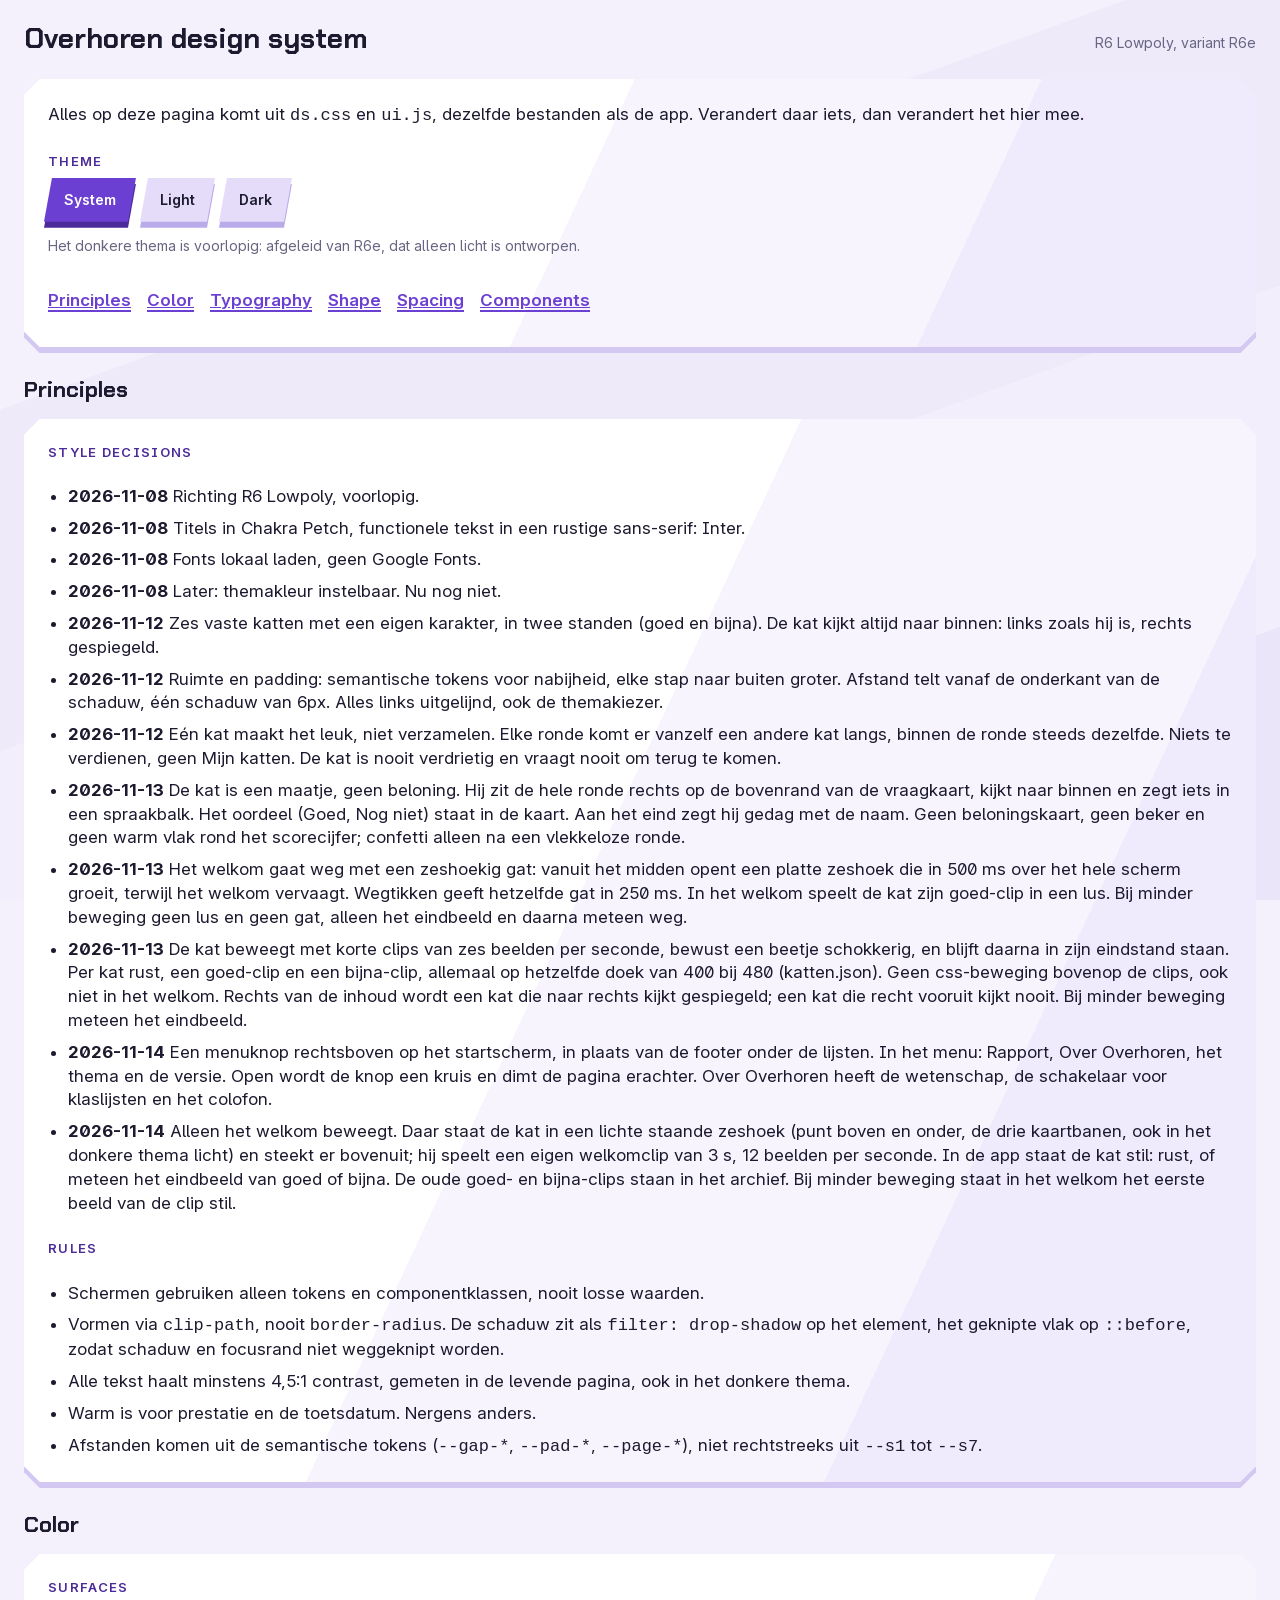
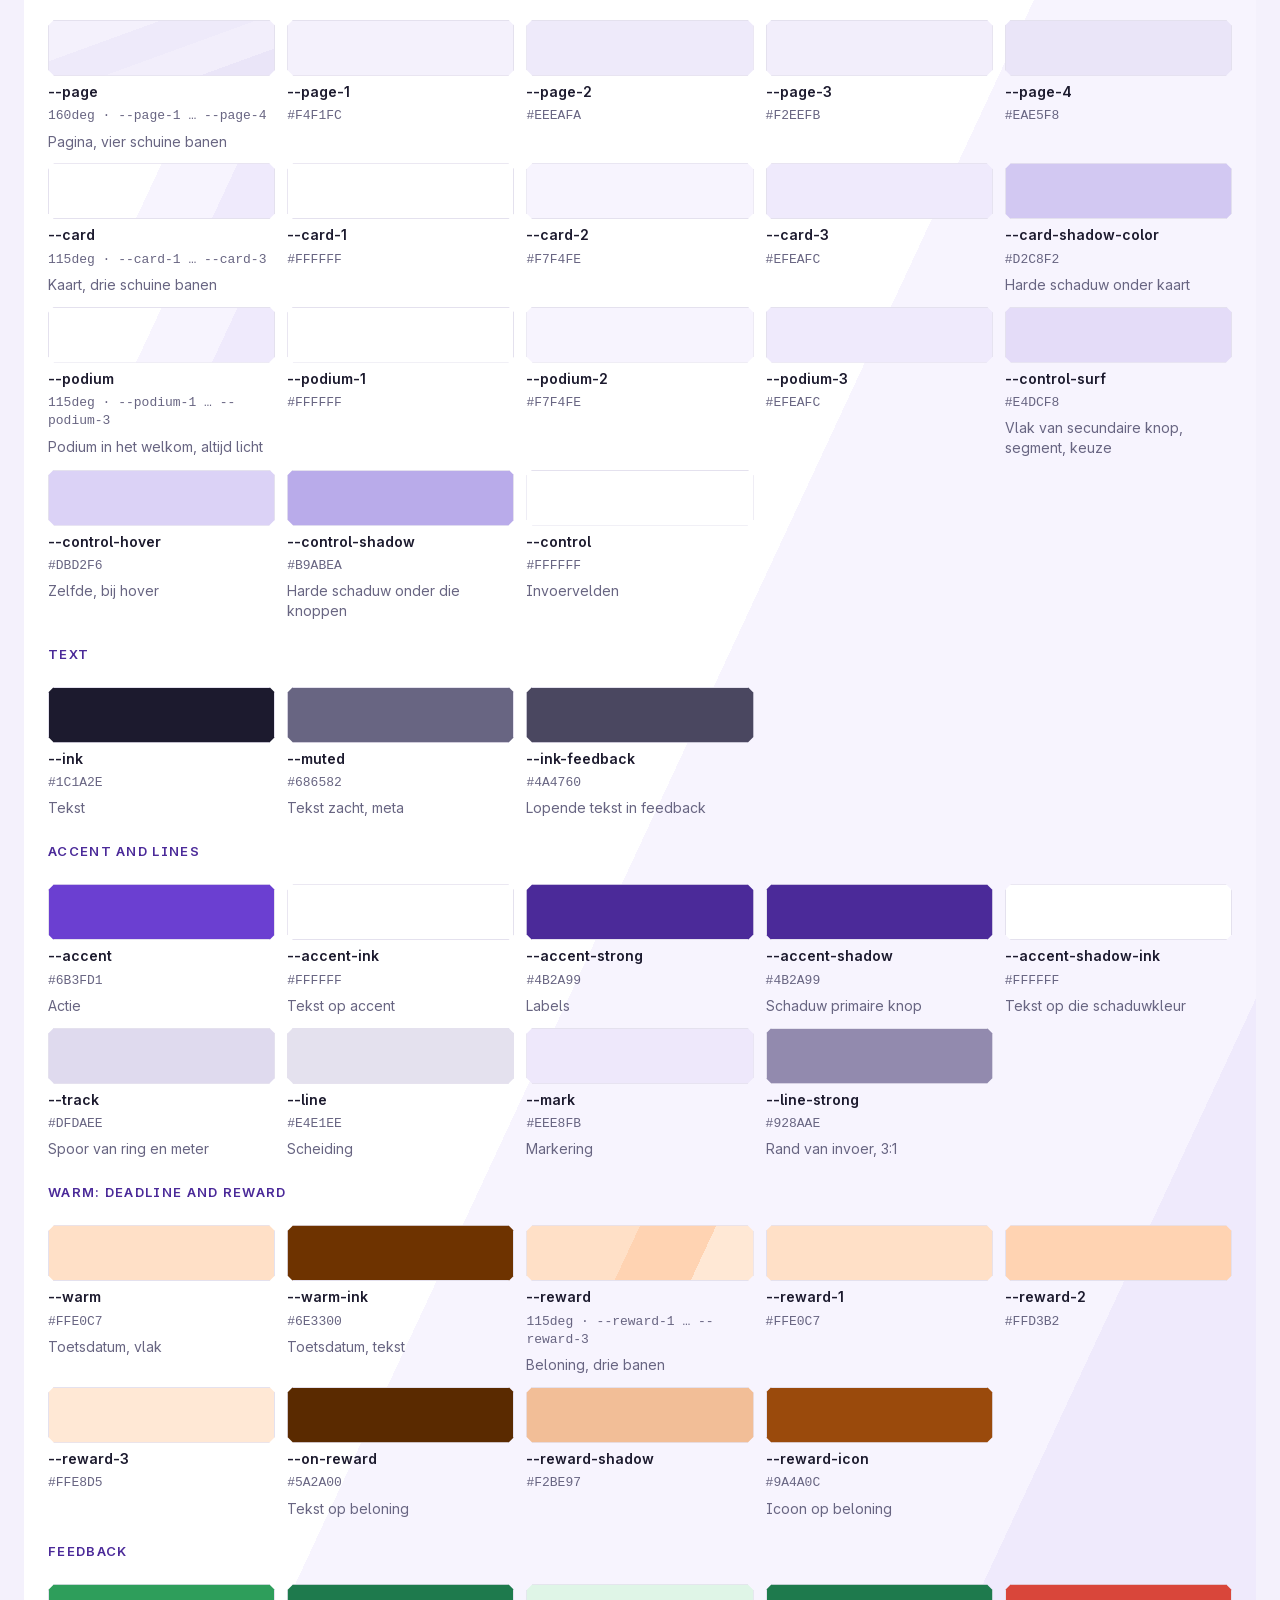
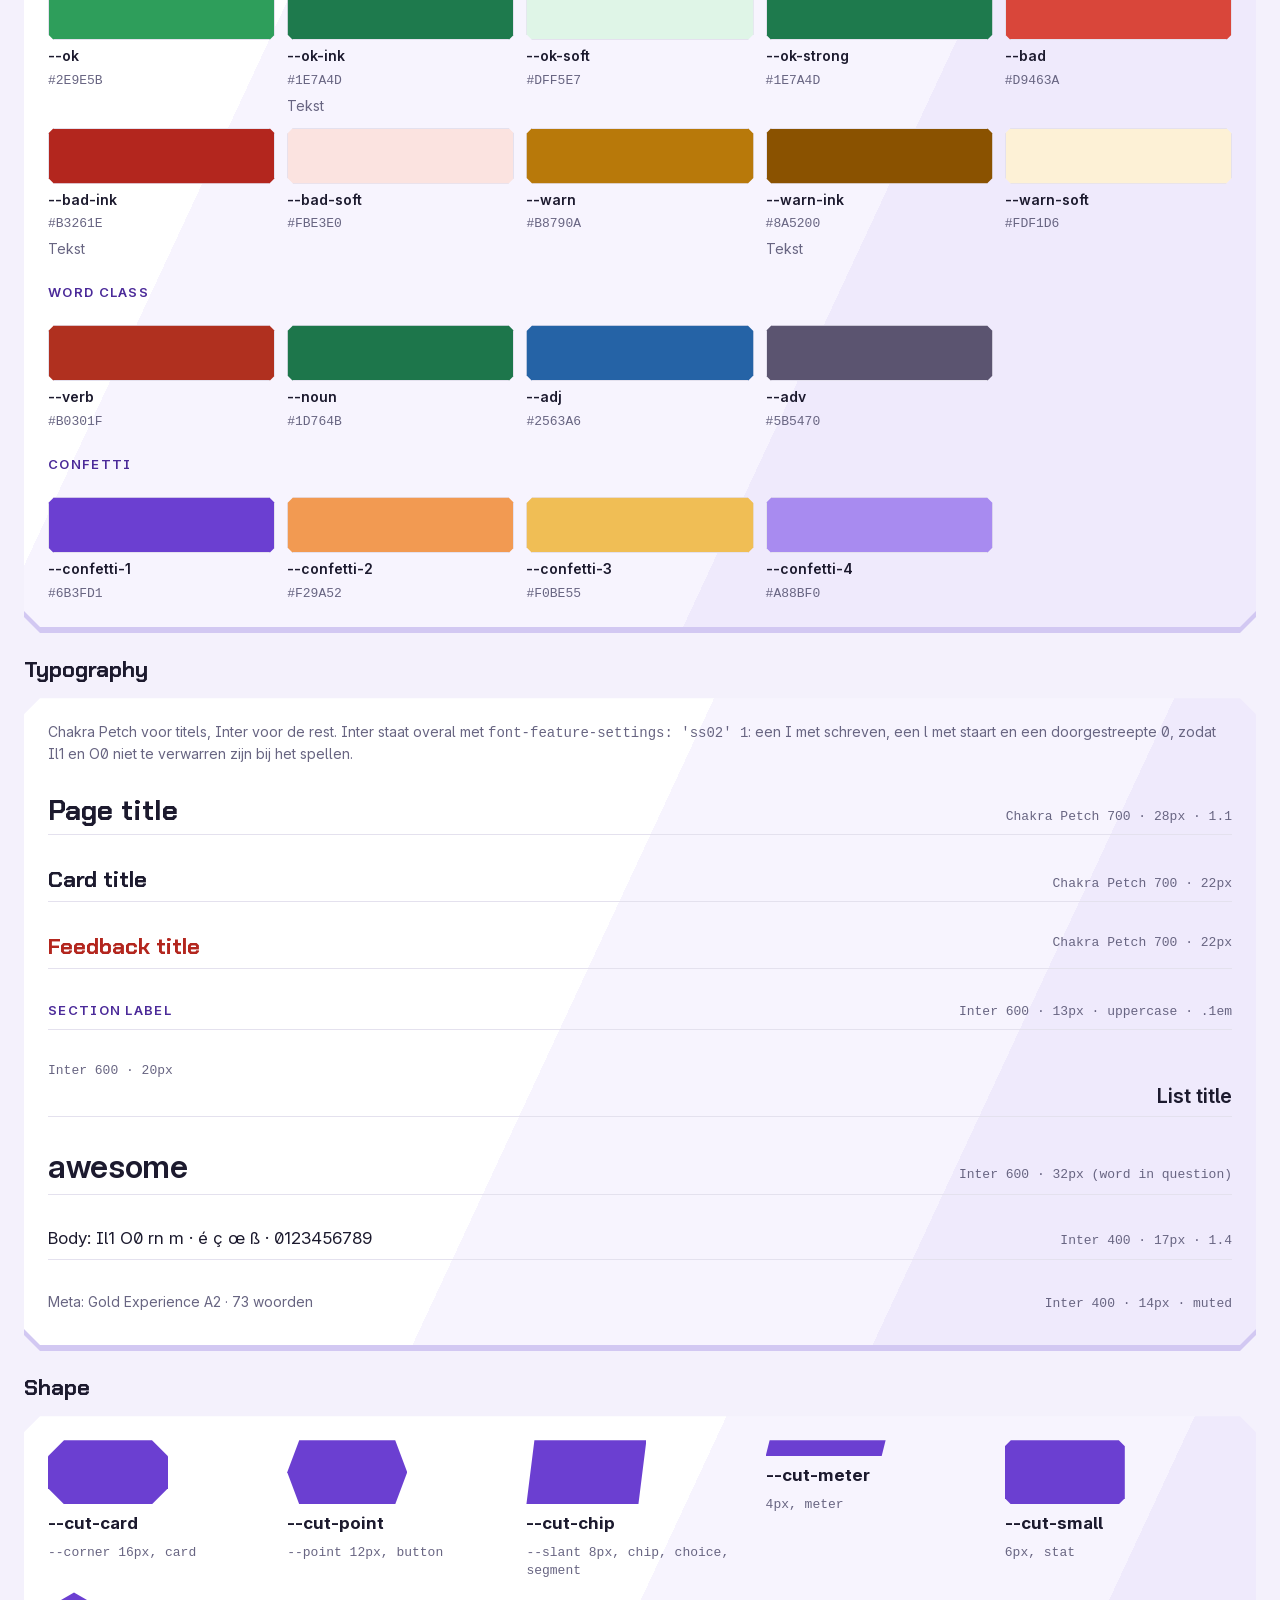
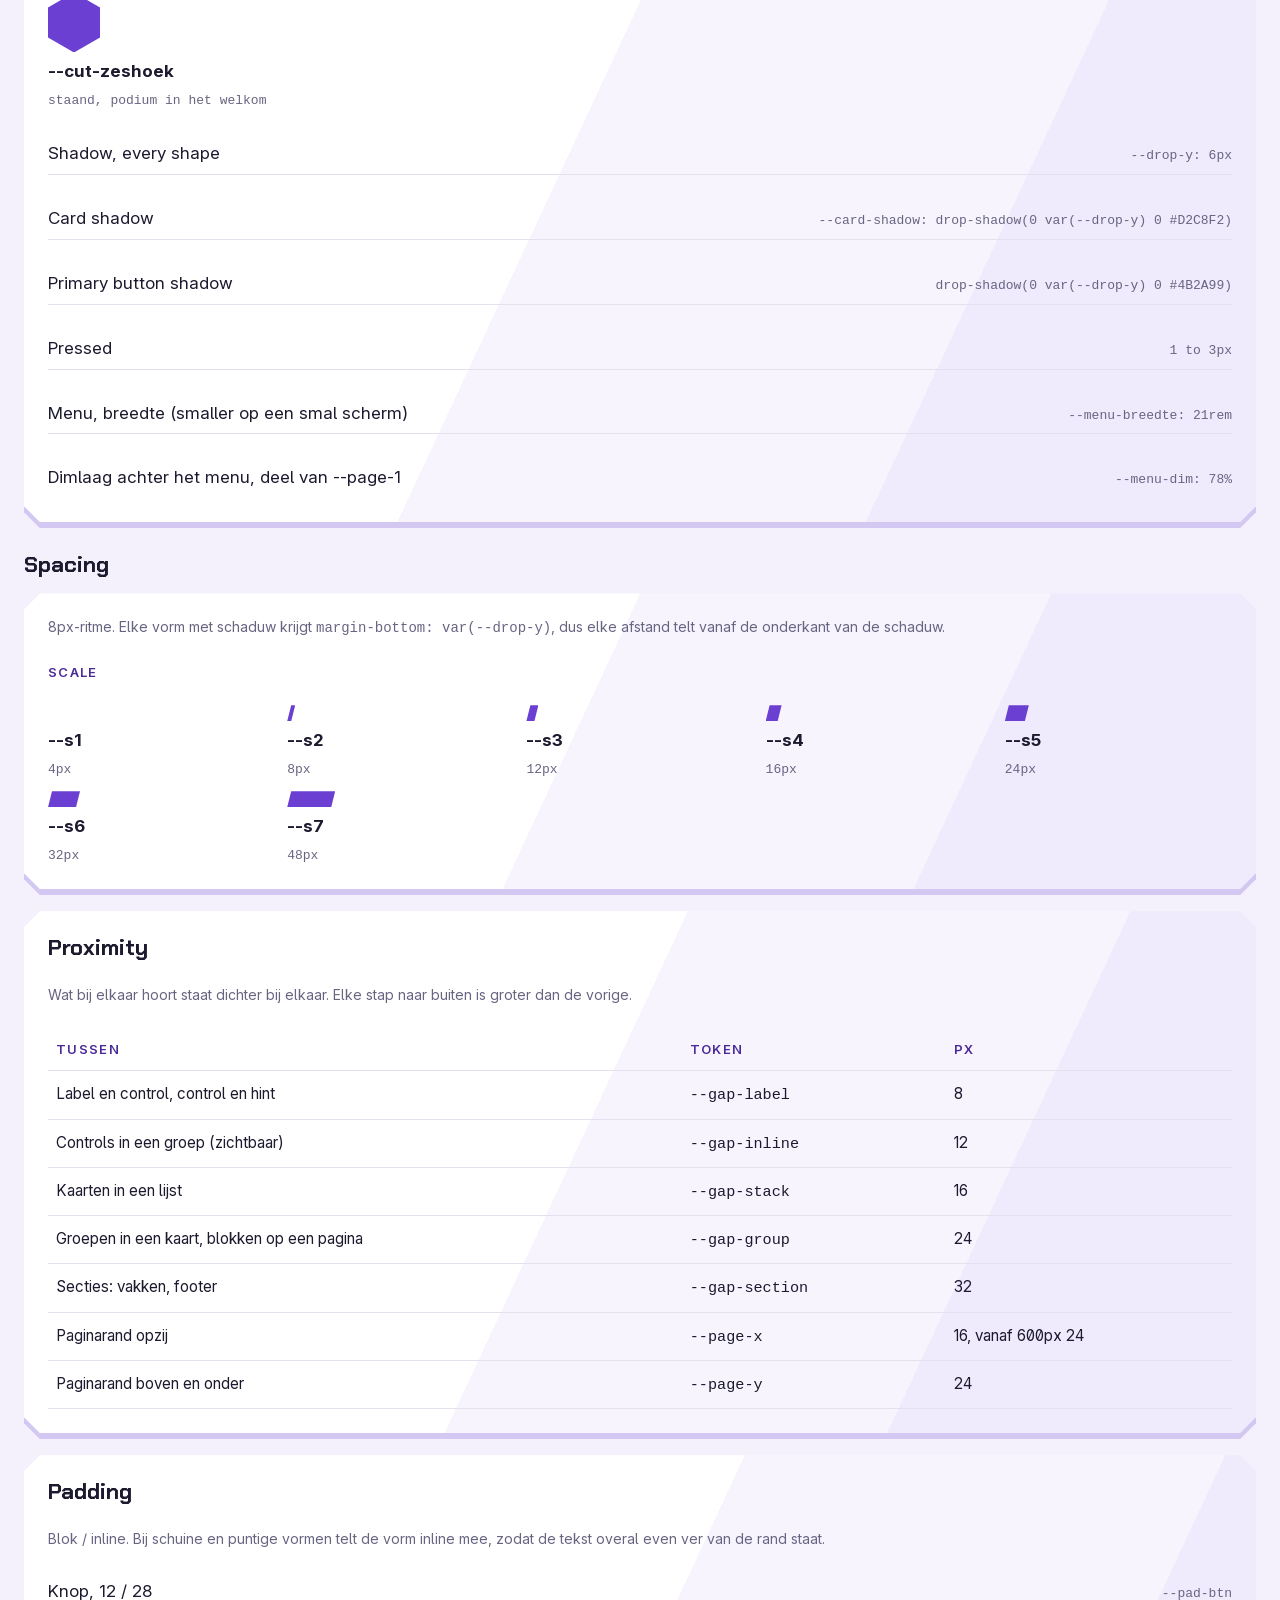
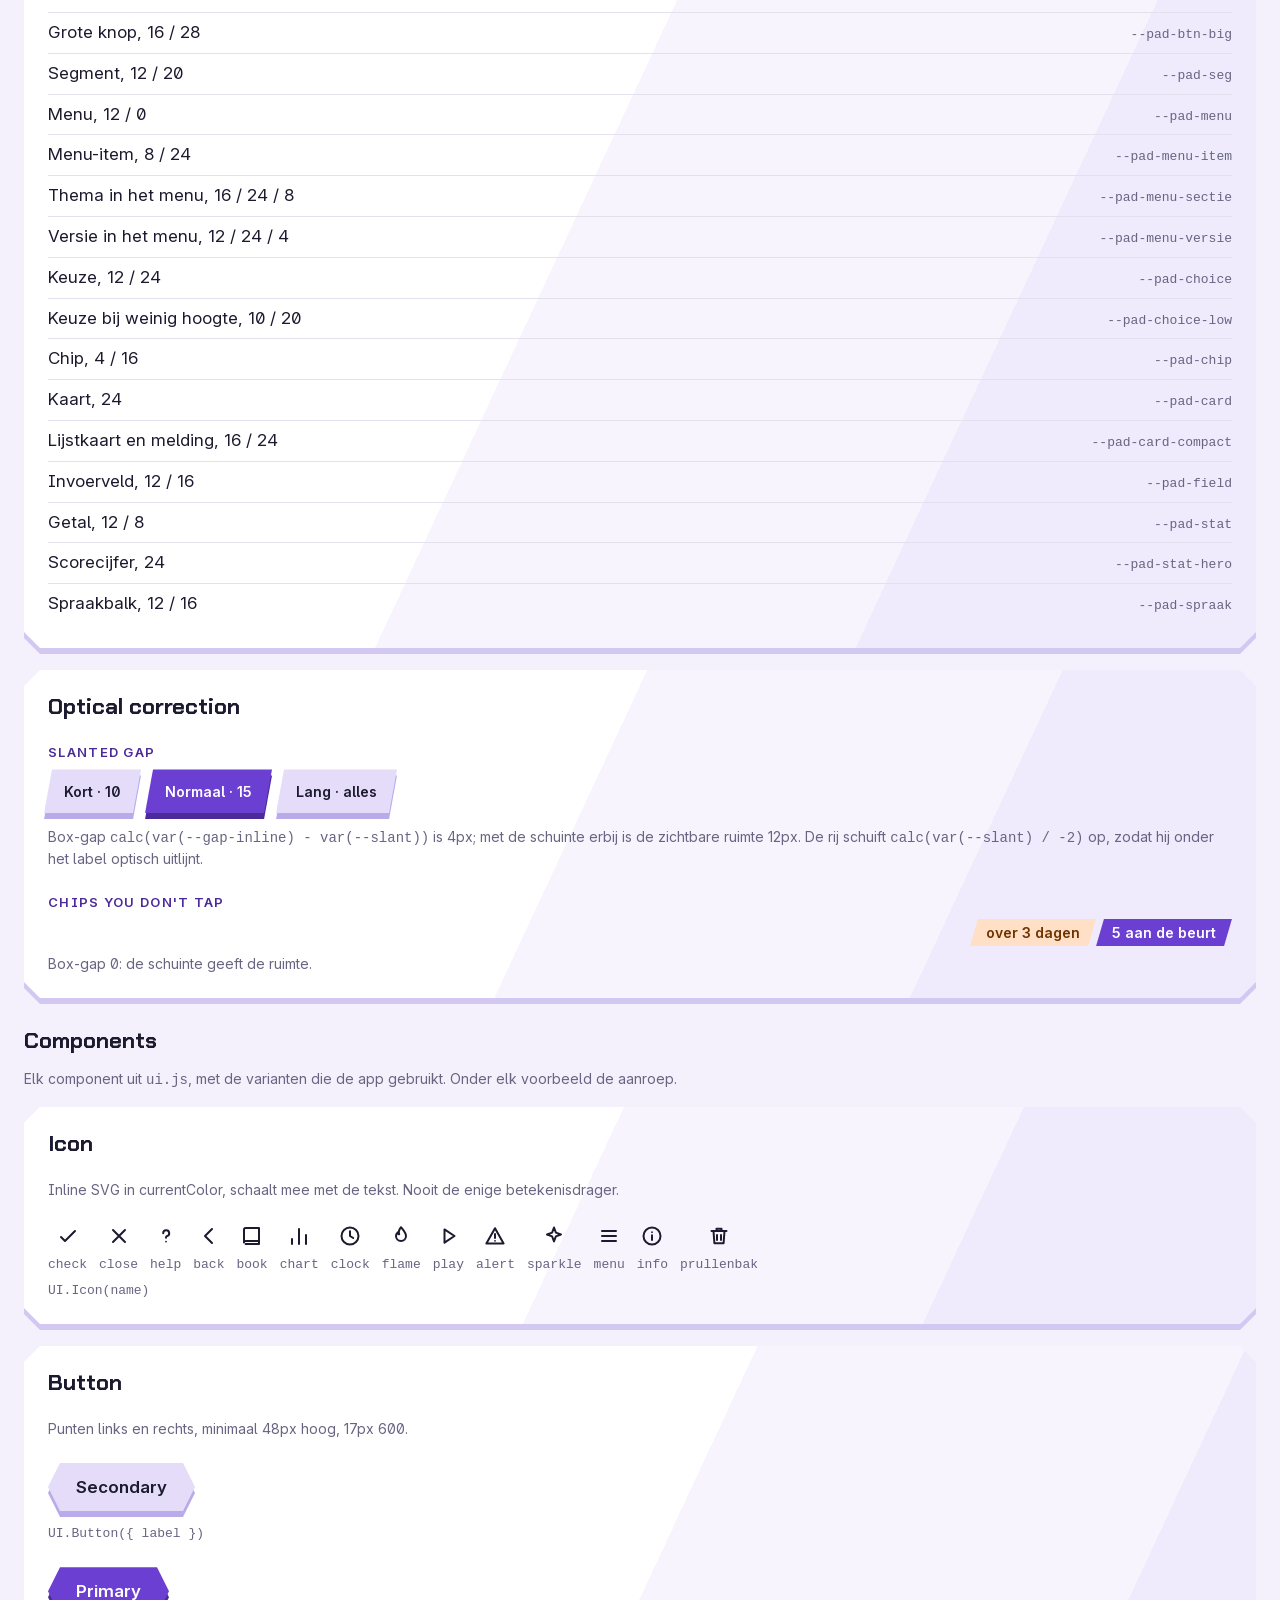
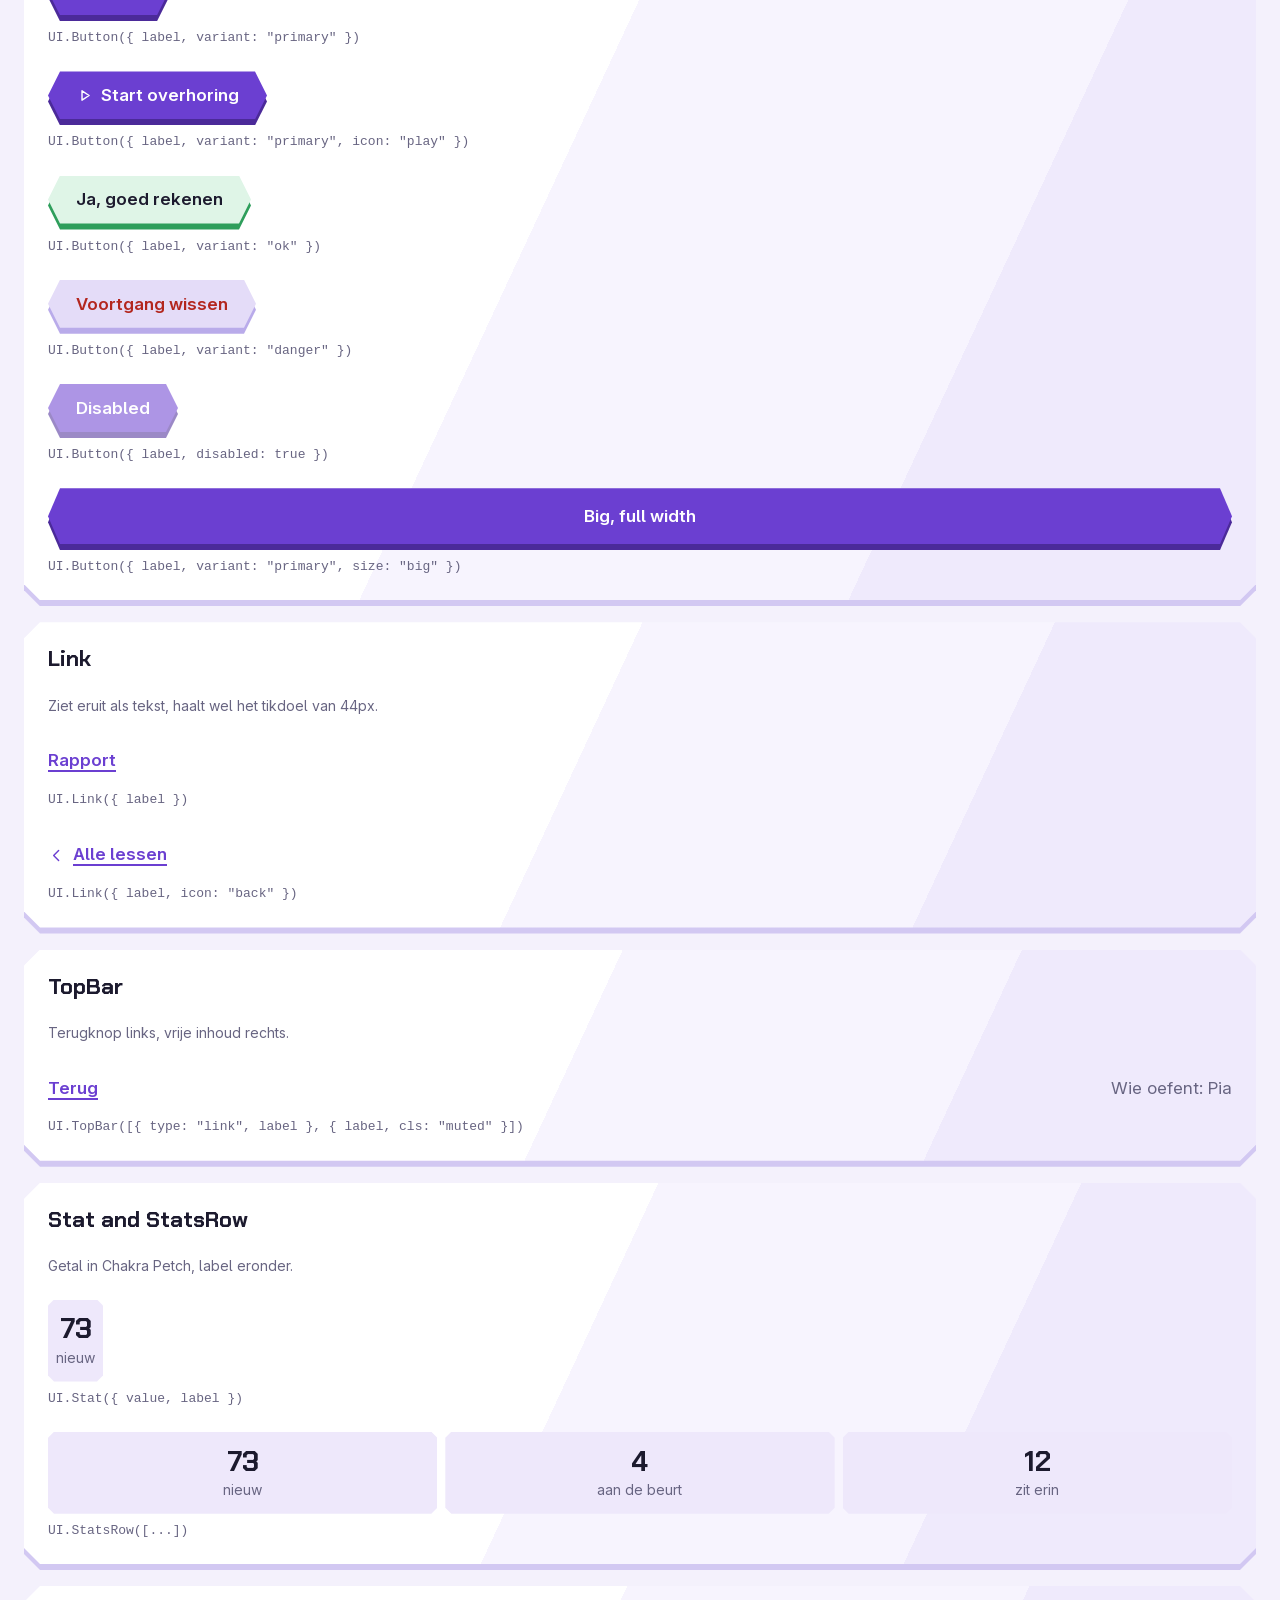
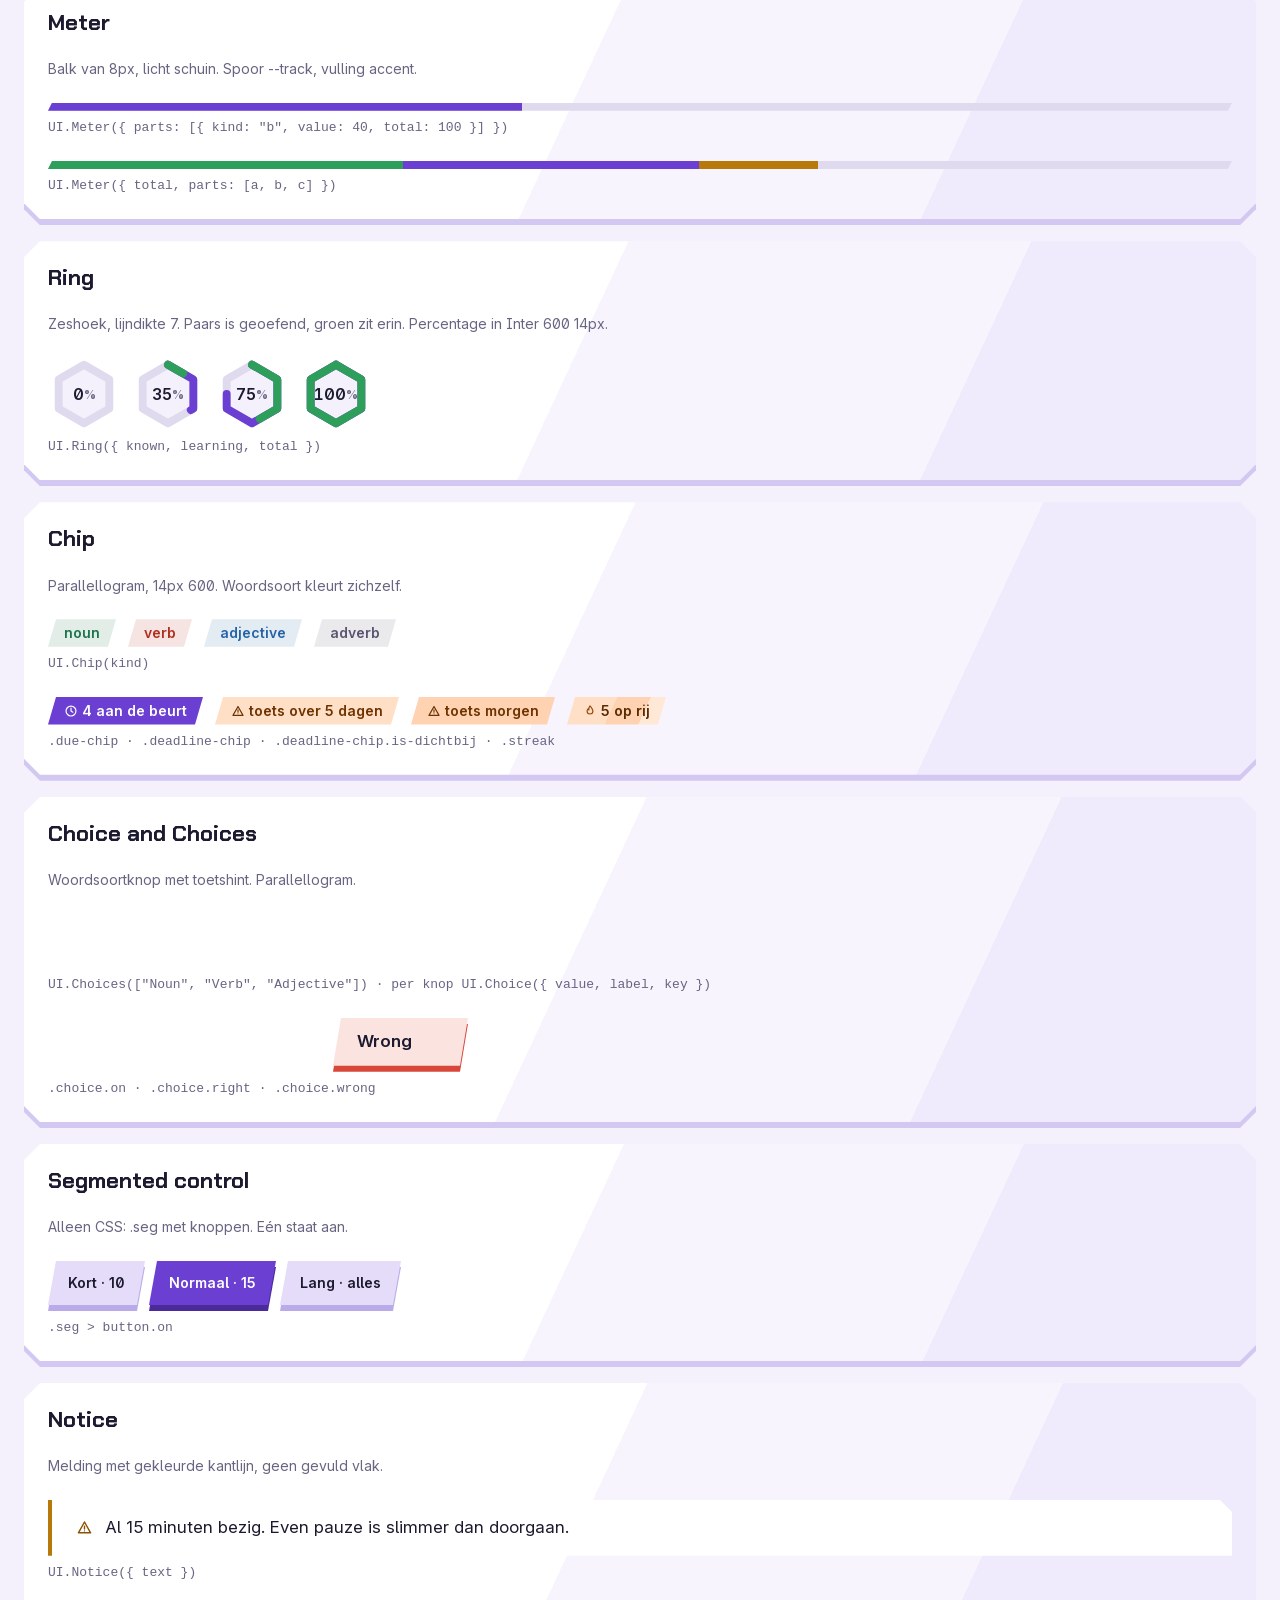
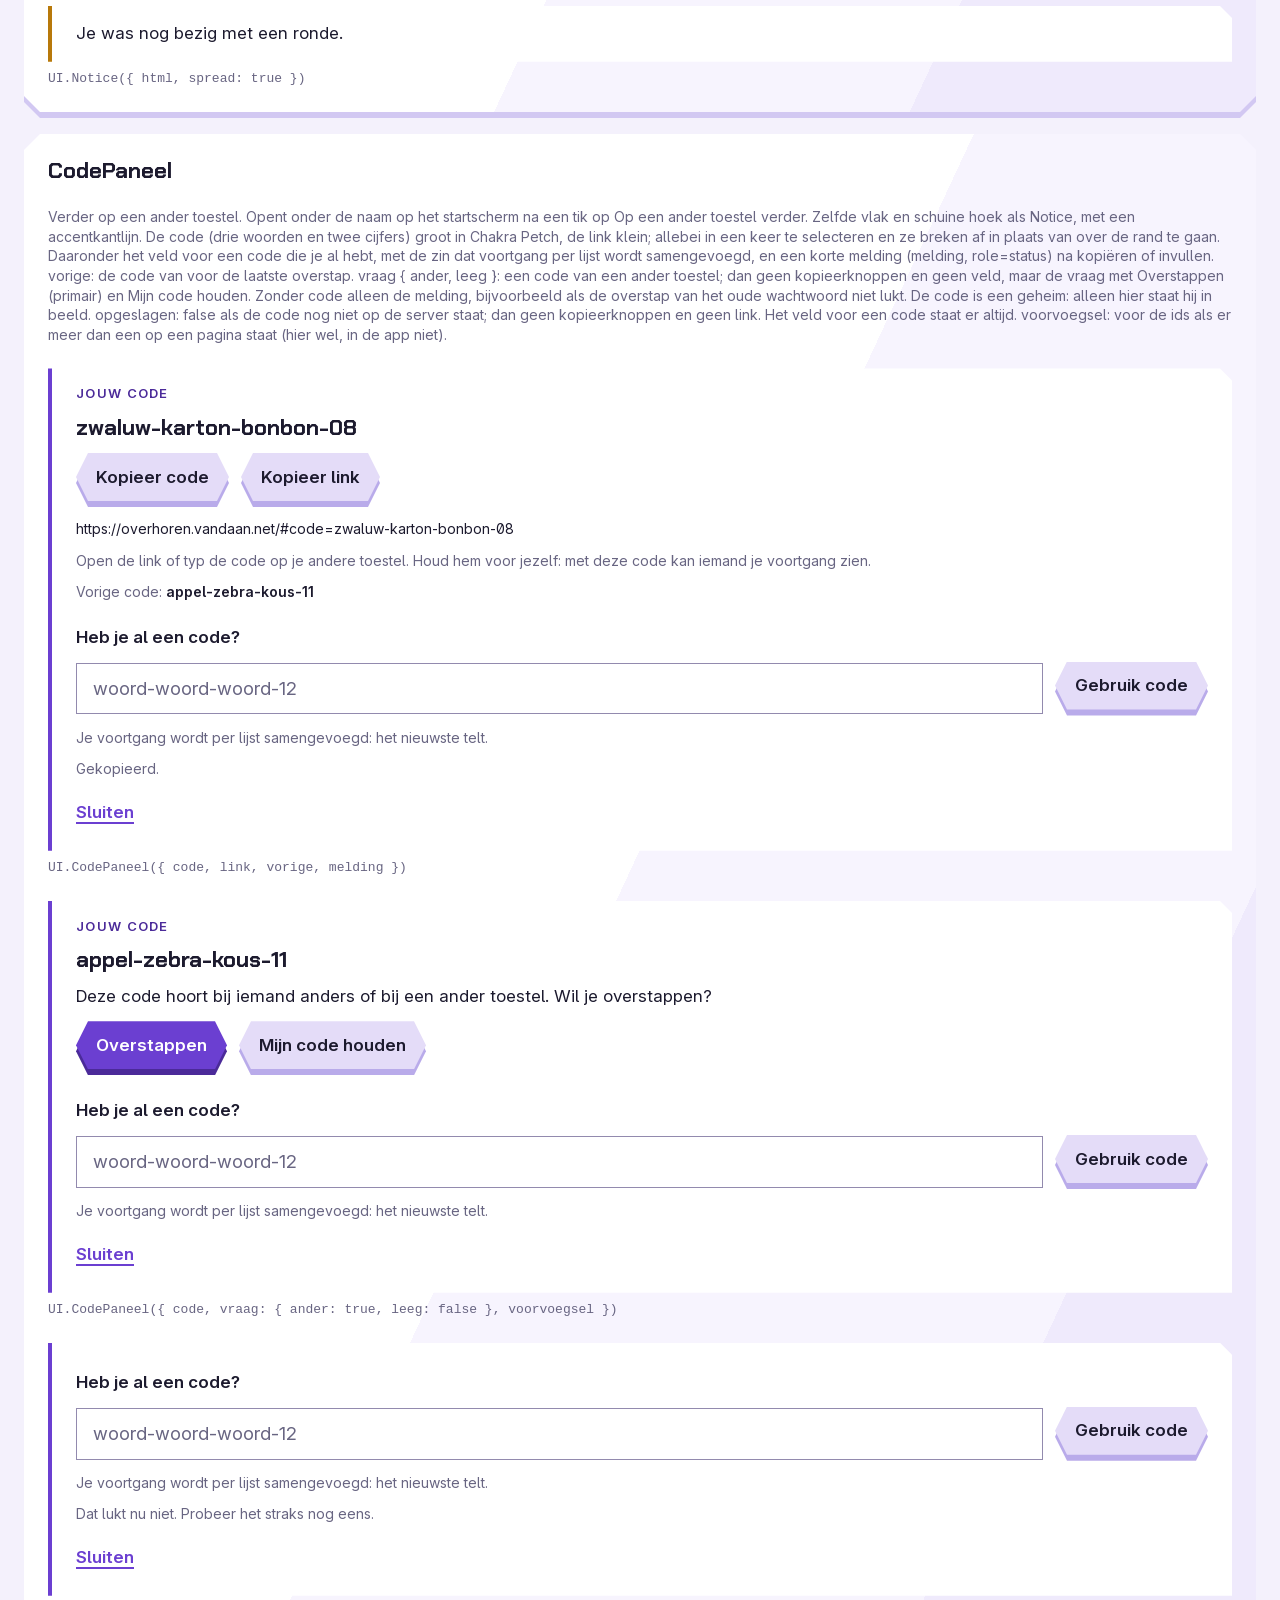
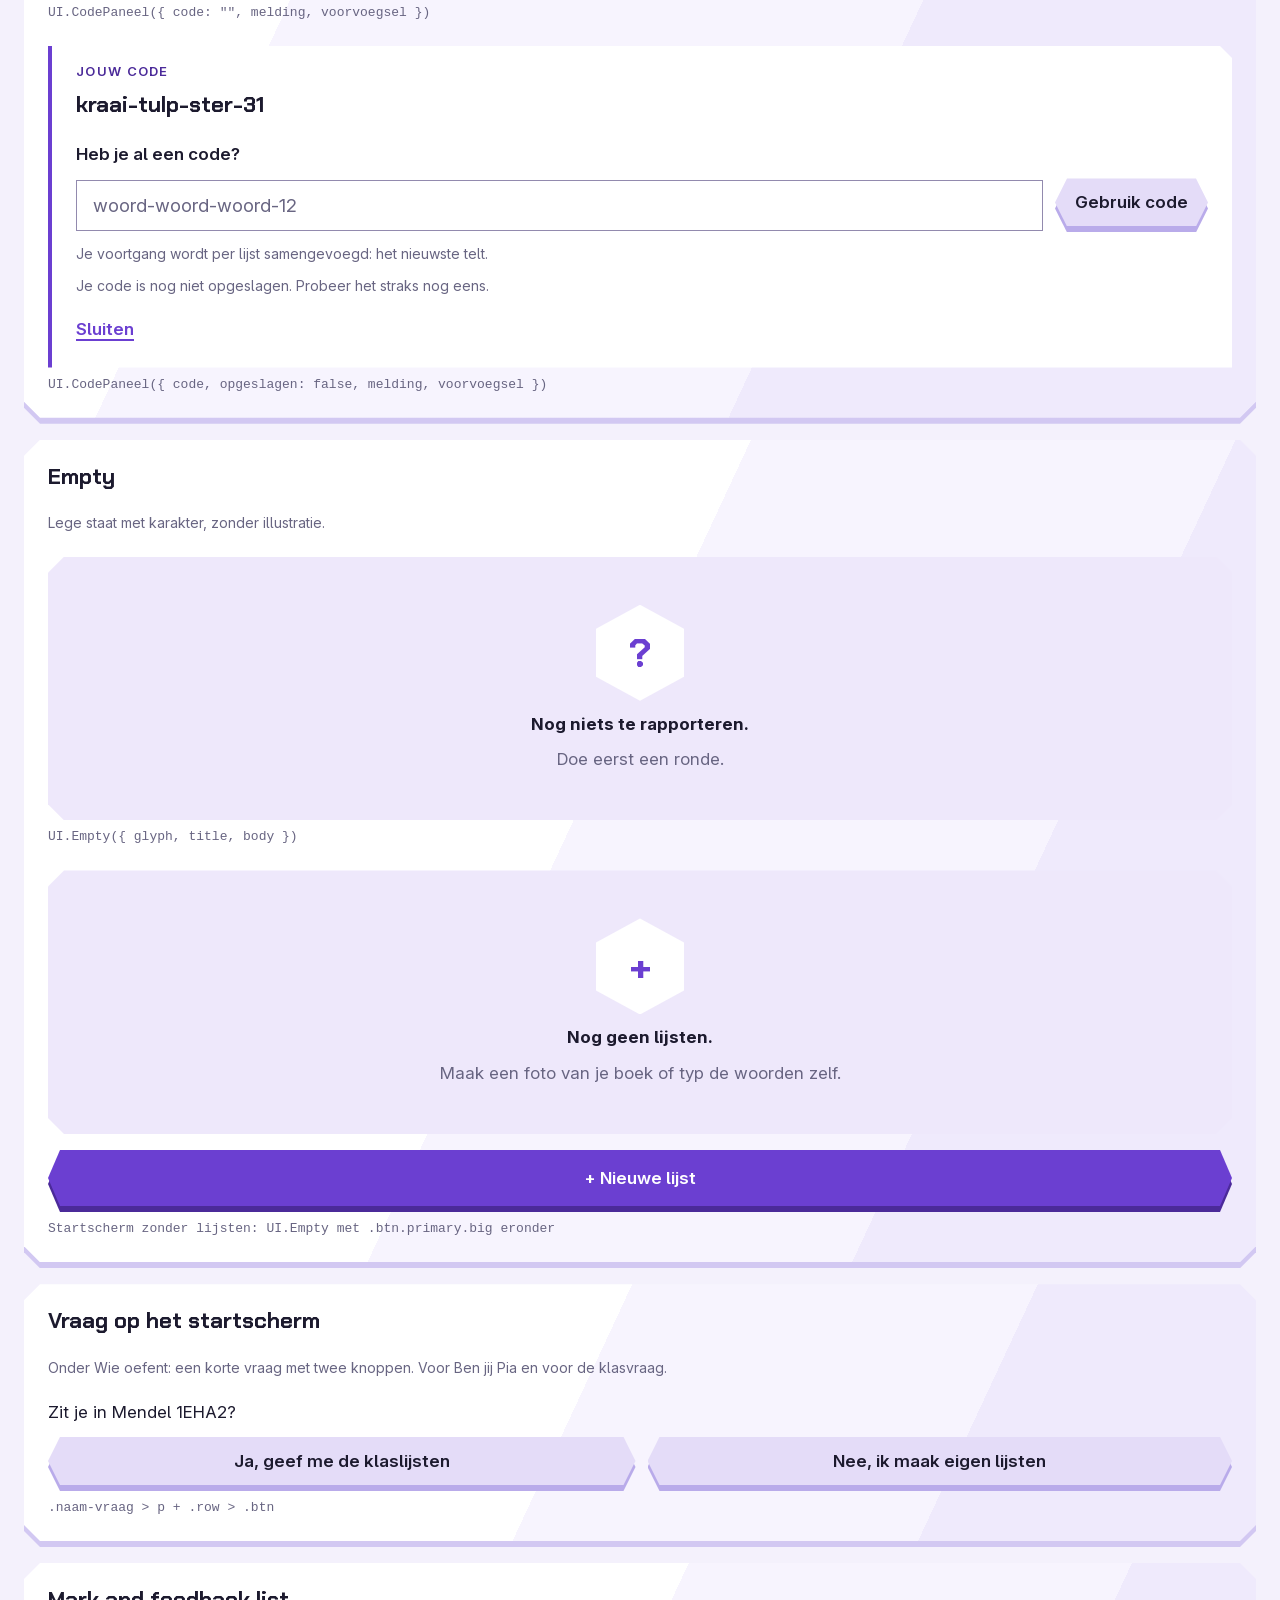
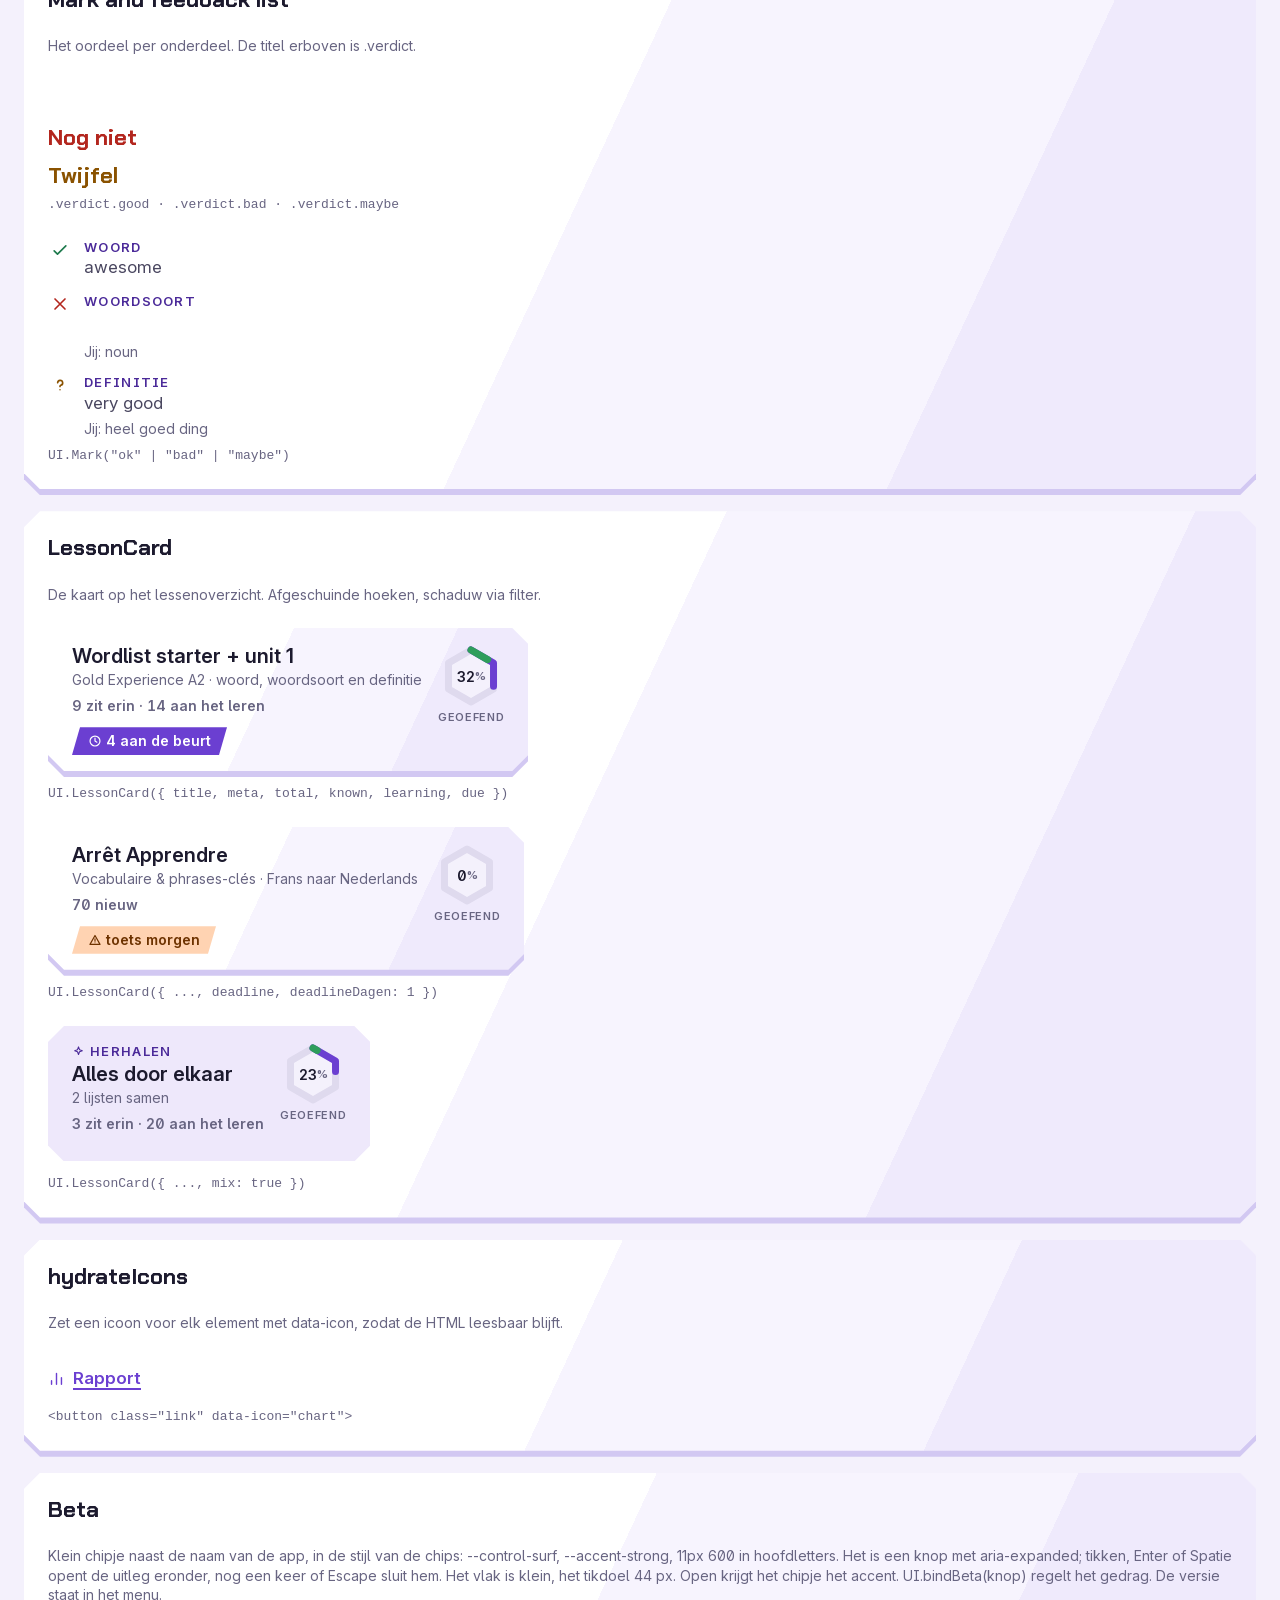
<file: designsystem.html>
<!DOCTYPE html>
<html lang="nl">
<head>
<meta charset="utf-8">
<meta name="viewport" content="width=device-width, initial-scale=1, viewport-fit=cover">
<title>Overhoren · Design system</title>
<meta name="robots" content="noindex">
<link rel="icon" type="image/png" sizes="32x32" href="icons/favicon-32.png">
<link rel="stylesheet" href="ds.css?v=dev">
<style>
/* Alleen de opmaak van deze pagina zelf: rasters en labels rond de
   voorbeelden. Alles wat je in de voorbeelden ziet komt uit ds.css. */
@layer screens {
  body > .app { max-width: 960px; }
  .sg-nav { display: flex; flex-wrap: wrap; gap: var(--s2) var(--s4); }
  .sg-section { display: flex; flex-direction: column; gap: var(--s4); }
  .sg-section > h2 { scroll-margin-top: var(--s5); }
  .sg-grid { display: grid; grid-template-columns: repeat(auto-fill, minmax(200px, 1fr)); gap: var(--s3); }
  .sg-swatch { display: flex; flex-direction: column; gap: 6px; font-size: var(--t-meta); }
  .sg-chip-color { height: 56px; clip-path: var(--cut-small); box-shadow: inset 0 0 0 1px var(--line); }
  .sg-swatch code, .sg-row code, .sg-spec code { font-size: .8125rem; color: var(--muted); font-feature-settings: normal; }
  .sg-swatch b { font-weight: 600; }
  .sg-demo { display: flex; flex-wrap: wrap; gap: var(--s3); align-items: center; }
  .sg-demo.col { flex-direction: column; align-items: stretch; }
  .sg-spec { display: grid; grid-template-columns: minmax(0, 1fr) auto; gap: var(--s1) var(--s4); align-items: baseline; padding-block: var(--s2); border-bottom: 1px solid var(--line); }
  .sg-spec:last-child { border-bottom: 0; }
  .sg-row { display: flex; flex-direction: column; gap: var(--s2); }
  .sg-shape { width: 120px; height: 64px; background: var(--accent); }
  .sg-ring-row .ring { width: 72px; height: 72px; }
  .sg-decisions { margin: 0; padding-left: 20px; display: flex; flex-direction: column; gap: var(--s2); }
  .sg-theme { display: flex; flex-wrap: wrap; gap: var(--s3); align-items: center; }
  /* het welkom is in de app heel scherm; hier in een vak. Het gat rekent
     dan met de maat van het vak (cqw, cqh) in plaats van het scherm, en
     door het gat verschijnt een plek waar in de app de app staat. */
  .sg-welkom { position: relative; inline-size: 100%; block-size: 560px; overflow: hidden; clip-path: var(--cut-card);
    container-type: size; display: grid; place-items: center; background: var(--mark); color: var(--muted); }
  .sg-welkom > p { margin: 0; }
  .sg-welkom .welkom { position: absolute; --gat-max: max(50cqw + 28.9cqh, 57.8cqh); }
  /* het open menu: in de app dimt de laag het hele scherm, hier alleen het vak */
  .sg-menu { position: relative; inline-size: 100%; min-block-size: 25rem; }
  .sg-menu .menu-scrim { position: absolute; }
  /* de ongedaan-balk staat in de app onderin het scherm; hier onderin het vak */
  .sg-ongedaan { position: relative; inline-size: 100%; min-block-size: 9rem; }
  .sg-ongedaan .ongedaan { position: absolute; }
}
</style>
</head>
<body>
<div class="app">

  <header class="brand">
    <h1>Overhoren design system</h1>
    <p class="tag">R6 Lowpoly, variant R6e</p>
  </header>

  <div class="card">
    <p>Alles op deze pagina komt uit <code>ds.css</code> en <code>ui.js</code>, dezelfde bestanden als de app. Verandert daar iets, dan verandert het hier mee.</p>
    <div class="field">
      <span class="eyebrow">Theme</span>
      <div class="seg" id="sg-theme">
        <button type="button" data-theme="" class="on">System</button>
        <button type="button" data-theme="light">Light</button>
        <button type="button" data-theme="dark">Dark</button>
      </div>
      <p class="hint">Het donkere thema is voorlopig: afgeleid van R6e, dat alleen licht is ontworpen.</p>
    </div>
    <nav class="sg-nav">
      <a class="link" href="#principles"><span>Principles</span></a>
      <a class="link" href="#color"><span>Color</span></a>
      <a class="link" href="#typography"><span>Typography</span></a>
      <a class="link" href="#shape"><span>Shape</span></a>
      <a class="link" href="#spacing"><span>Spacing</span></a>
      <a class="link" href="#components"><span>Components</span></a>
    </nav>
  </div>

  <!-- PRINCIPLES -->
  <section class="sg-section" id="principles">
    <h2>Principles</h2>
    <div class="card">
      <span class="eyebrow">Style decisions</span>
      <ul class="sg-decisions">
        <li><b>2026-11-08</b> Richting R6 Lowpoly, voorlopig.</li>
        <li><b>2026-11-08</b> Titels in Chakra Petch, functionele tekst in een rustige sans-serif: Inter.</li>
        <li><b>2026-11-08</b> Fonts lokaal laden, geen Google Fonts.</li>
        <li><b>2026-11-08</b> Later: themakleur instelbaar. Nu nog niet.</li>
        <li><b>2026-11-12</b> Zes vaste katten met een eigen karakter, in twee standen (goed en bijna). De kat kijkt altijd naar binnen: links zoals hij is, rechts gespiegeld.</li>
        <li><b>2026-11-12</b> Ruimte en padding: semantische tokens voor nabijheid, elke stap naar buiten groter. Afstand telt vanaf de onderkant van de schaduw, één schaduw van 6px. Alles links uitgelijnd, ook de themakiezer.</li>
        <li><b>2026-11-12</b> Eén kat maakt het leuk, niet verzamelen. Elke ronde komt er vanzelf een andere kat langs, binnen de ronde steeds dezelfde. Niets te verdienen, geen Mijn katten. De kat is nooit verdrietig en vraagt nooit om terug te komen.</li>
        <li><b>2026-11-13</b> De kat is een maatje, geen beloning. Hij zit de hele ronde rechts op de bovenrand van de vraagkaart, kijkt naar binnen en zegt iets in een spraakbalk. Het oordeel (Goed, Nog niet) staat in de kaart. Aan het eind zegt hij gedag met de naam. Geen beloningskaart, geen beker en geen warm vlak rond het scorecijfer; confetti alleen na een vlekkeloze ronde.</li>
        <li><b>2026-11-13</b> Het welkom gaat weg met een zeshoekig gat: vanuit het midden opent een platte zeshoek die in 500 ms over het hele scherm groeit, terwijl het welkom vervaagt. Wegtikken geeft hetzelfde gat in 250 ms. In het welkom speelt de kat zijn goed-clip in een lus. Bij minder beweging geen lus en geen gat, alleen het eindbeeld en daarna meteen weg.</li>
        <li><b>2026-11-13</b> De kat beweegt met korte clips van zes beelden per seconde, bewust een beetje schokkerig, en blijft daarna in zijn eindstand staan. Per kat rust, een goed-clip en een bijna-clip, allemaal op hetzelfde doek van 400 bij 480 (katten.json). Geen css-beweging bovenop de clips, ook niet in het welkom. Rechts van de inhoud wordt een kat die naar rechts kijkt gespiegeld; een kat die recht vooruit kijkt nooit. Bij minder beweging meteen het eindbeeld.</li>
        <li><b>2026-11-14</b> Een menuknop rechtsboven op het startscherm, in plaats van de footer onder de lijsten. In het menu: Rapport, Over Overhoren, het thema en de versie. Open wordt de knop een kruis en dimt de pagina erachter. Over Overhoren heeft de wetenschap, de schakelaar voor klaslijsten en het colofon.</li>
        <li><b>2026-11-14</b> Alleen het welkom beweegt. Daar staat de kat in een lichte staande zeshoek (punt boven en onder, de drie kaartbanen, ook in het donkere thema licht) en steekt er bovenuit; hij speelt een eigen welkomclip van 3 s, 12 beelden per seconde. In de app staat de kat stil: rust, of meteen het eindbeeld van goed of bijna. De oude goed- en bijna-clips staan in het archief. Bij minder beweging staat in het welkom het eerste beeld van de clip stil.</li>
      </ul>
      <span class="eyebrow">Rules</span>
      <ul class="sg-decisions">
        <li>Schermen gebruiken alleen tokens en componentklassen, nooit losse waarden.</li>
        <li>Vormen via <code>clip-path</code>, nooit <code>border-radius</code>. De schaduw zit als <code>filter: drop-shadow</code> op het element, het geknipte vlak op <code>::before</code>, zodat schaduw en focusrand niet weggeknipt worden.</li>
        <li>Alle tekst haalt minstens 4,5:1 contrast, gemeten in de levende pagina, ook in het donkere thema.</li>
        <li>Warm is voor prestatie en de toetsdatum. Nergens anders.</li>
        <li>Afstanden komen uit de semantische tokens (<code>--gap-*</code>, <code>--pad-*</code>, <code>--page-*</code>), niet rechtstreeks uit <code>--s1</code> tot <code>--s7</code>.</li>
      </ul>
    </div>
  </section>

  <!-- COLOR -->
  <section class="sg-section" id="color">
    <h2>Color</h2>
    <div class="card">
      <span class="eyebrow">Surfaces</span>
      <div class="sg-grid" id="sg-surfaces"></div>
      <span class="eyebrow">Text</span>
      <div class="sg-grid" id="sg-text"></div>
      <span class="eyebrow">Accent and lines</span>
      <div class="sg-grid" id="sg-accent"></div>
      <span class="eyebrow">Warm: deadline and reward</span>
      <div class="sg-grid" id="sg-warm"></div>
      <span class="eyebrow">Feedback</span>
      <div class="sg-grid" id="sg-feedback"></div>
      <span class="eyebrow">Word class</span>
      <div class="sg-grid" id="sg-wordclass"></div>
      <span class="eyebrow">Confetti</span>
      <div class="sg-grid" id="sg-confetti"></div>
    </div>
  </section>

  <!-- TYPOGRAPHY -->
  <section class="sg-section" id="typography">
    <h2>Typography</h2>
    <div class="card">
      <p class="hint">Chakra Petch voor titels, Inter voor de rest. Inter staat overal met <code>font-feature-settings: 'ss02' 1</code>: een I met schreven, een l met staart en een doorgestreepte 0, zodat Il1 en O0 niet te verwarren zijn bij het spellen.</p>
      <div class="sg-spec"><h1>Page title</h1><code>Chakra Petch 700 · 28px · 1.1</code></div>
      <div class="sg-spec"><h2>Card title</h2><code>Chakra Petch 700 · 22px</code></div>
      <div class="sg-spec"><span class="verdict bad" style="animation:none">Feedback title</span><code>Chakra Petch 700 · 22px</code></div>
      <div class="sg-spec"><span class="eyebrow">Section label</span><code>Inter 600 · 13px · uppercase · .1em</code></div>
      <div class="sg-spec"><span class="lesson-body"><h3 style="font-size:var(--t-list)">List title</h3></span><code>Inter 600 · 20px</code></div>
      <div class="sg-spec"><p class="prompt" style="margin:0">awesome</p><code>Inter 600 · 32px (word in question)</code></div>
      <div class="sg-spec"><p>Body: Il1 O0 rn m · é ç œ ß · 0123456789</p><code>Inter 400 · 17px · 1.4</code></div>
      <div class="sg-spec"><p class="hint">Meta: Gold Experience A2 · 73 woorden</p><code>Inter 400 · 14px · muted</code></div>
    </div>
  </section>

  <!-- SHAPE -->
  <section class="sg-section" id="shape">
    <h2>Shape</h2>
    <div class="card">
      <div class="sg-grid">
        <div class="sg-row"><div class="sg-shape" style="clip-path:var(--cut-card)"></div><b>--cut-card</b><code>--corner 16px, card</code></div>
        <div class="sg-row"><div class="sg-shape" style="clip-path:var(--cut-point)"></div><b>--cut-point</b><code>--point 12px, button</code></div>
        <div class="sg-row"><div class="sg-shape" style="clip-path:var(--cut-chip)"></div><b>--cut-chip</b><code>--slant 8px, chip, choice, segment</code></div>
        <div class="sg-row"><div class="sg-shape" style="clip-path:var(--cut-meter);height:16px"></div><b>--cut-meter</b><code>4px, meter</code></div>
        <div class="sg-row"><div class="sg-shape" style="clip-path:var(--cut-small)"></div><b>--cut-small</b><code>6px, stat</code></div>
        <div class="sg-row"><div class="sg-shape" style="clip-path:var(--cut-zeshoek);width:52px;height:60px"></div><b>--cut-zeshoek</b><code>staand, podium in het welkom</code></div>
      </div>
      <div class="sg-spec"><span>Shadow, every shape</span><code>--drop-y: 6px</code></div>
      <div class="sg-spec"><span>Card shadow</span><code>--card-shadow: drop-shadow(0 var(--drop-y) 0 #D2C8F2)</code></div>
      <div class="sg-spec"><span>Primary button shadow</span><code>drop-shadow(0 var(--drop-y) 0 #4B2A99)</code></div>
      <div class="sg-spec"><span>Pressed</span><code>1 to 3px</code></div>
      <div class="sg-spec"><span>Menu, breedte (smaller op een smal scherm)</span><code>--menu-breedte: 21rem</code></div>
      <div class="sg-spec"><span>Dimlaag achter het menu, deel van --page-1</span><code>--menu-dim: 78%</code></div>
    </div>
  </section>

  <!-- SPACING -->
  <section class="sg-section" id="spacing">
    <h2>Spacing</h2>
    <div class="card">
      <p class="hint">8px-ritme. Elke vorm met schaduw krijgt <code>margin-bottom: var(--drop-y)</code>, dus elke afstand telt vanaf de onderkant van de schaduw.</p>
      <span class="eyebrow">Scale</span>
      <div class="sg-grid" id="sg-spacing"></div>
    </div>
    <div class="card">
      <h2>Proximity</h2>
      <p class="hint">Wat bij elkaar hoort staat dichter bij elkaar. Elke stap naar buiten is groter dan de vorige.</p>
      <div class="tbl"><table>
        <thead><tr><th>Tussen</th><th>Token</th><th>px</th></tr></thead>
        <tbody>
          <tr><td>Label en control, control en hint</td><td><code>--gap-label</code></td><td>8</td></tr>
          <tr><td>Controls in een groep (zichtbaar)</td><td><code>--gap-inline</code></td><td>12</td></tr>
          <tr><td>Kaarten in een lijst</td><td><code>--gap-stack</code></td><td>16</td></tr>
          <tr><td>Groepen in een kaart, blokken op een pagina</td><td><code>--gap-group</code></td><td>24</td></tr>
          <tr><td>Secties: vakken, footer</td><td><code>--gap-section</code></td><td>32</td></tr>
          <tr><td>Paginarand opzij</td><td><code>--page-x</code></td><td>16, vanaf 600px 24</td></tr>
          <tr><td>Paginarand boven en onder</td><td><code>--page-y</code></td><td>24</td></tr>
        </tbody>
      </table></div>
    </div>
    <div class="card">
      <h2>Padding</h2>
      <p class="hint">Blok / inline. Bij schuine en puntige vormen telt de vorm inline mee, zodat de tekst overal even ver van de rand staat.</p>
      <div id="sg-padding"></div>
    </div>
    <div class="card">
      <h2>Optical correction</h2>
      <div class="field">
        <span class="eyebrow">Slanted gap</span>
        <div class="seg">
          <button type="button">Kort · 10</button>
          <button type="button" class="on">Normaal · 15</button>
          <button type="button">Lang · alles</button>
        </div>
        <p class="hint">Box-gap <code>calc(var(--gap-inline) - var(--slant))</code> is 4px; met de schuinte erbij is de zichtbare ruimte 12px. De rij schuift <code>calc(var(--slant) / -2)</code> op, zodat hij onder het label optisch uitlijnt.</p>
      </div>
      <div class="field">
        <span class="eyebrow">Chips you don't tap</span>
        <div class="lesson-chips"><span class="deadline-chip">over 3 dagen</span><span class="due-chip">5 aan de beurt</span></div>
        <p class="hint">Box-gap 0: de schuinte geeft de ruimte.</p>
      </div>
    </div>
  </section>

  <!-- COMPONENTS -->
  <section class="sg-section" id="components">
    <h2>Components</h2>
    <p class="hint">Elk component uit <code>ui.js</code>, met de varianten die de app gebruikt. Onder elk voorbeeld de aanroep.</p>
    <div id="sg-components" class="sg-section"></div>
  </section>

</div>

<script src="ui.js?v=dev"></script>
<script src="celebrate.js?v=dev"></script>
<script>
(function () {
  "use strict";
  const $ = id => document.getElementById(id);
  const esc = UI.esc;

  // --- thema schakelen ---
  $("sg-theme").addEventListener("click", e => {
    const b = e.target.closest("button"); if (!b) return;
    if (b.dataset.theme) document.documentElement.dataset.theme = b.dataset.theme;
    else delete document.documentElement.dataset.theme;
    $("sg-theme").querySelectorAll("button").forEach(x => x.classList.toggle("on", x === b));
    paintValues();
  });

  // --- kleuren ---
  // getPropertyValue geeft light-dark() onopgelost terug, dus de waarde
  // laten uitrekenen via een echt element (zie Overdracht, valkuilen).
  function hex(rgb) {
    const m = rgb.match(/[\d.]+/g); if (!m) return rgb;
    const h = m.slice(0, 3).map(v => Math.round(+v).toString(16).padStart(2, "0")).join("").toUpperCase();
    return "#" + h + (m[3] != null && +m[3] < 1 ? " · " + Math.round(+m[3] * 100) + "%" : "");
  }
  function swatch(token, note, gradient) {
    return '<div class="sg-swatch"><div class="sg-chip-color" style="background:var(' + token + ')"></div>' +
      '<b>' + esc(token) + '</b>' +
      (gradient ? '<code>' + esc(gradient) + '</code>' : '<code data-token="' + esc(token) + '"></code>') +
      (note ? '<span class="hint">' + esc(note) + '</span>' : "") + '</div>';
  }
  function paintValues() {
    const probe = document.createElement("span");
    document.body.appendChild(probe);
    document.querySelectorAll("[data-token]").forEach(el => {
      probe.style.color = "var(" + el.dataset.token + ")";
      el.textContent = hex(getComputedStyle(probe).color);
    });
    probe.remove();
  }
  const groups = {
    "sg-surfaces": [
      ["--page", "Pagina, vier schuine banen", "160deg · --page-1 … --page-4"],
      ["--page-1"], ["--page-2"], ["--page-3"], ["--page-4"],
      ["--card", "Kaart, drie schuine banen", "115deg · --card-1 … --card-3"],
      ["--card-1"], ["--card-2"], ["--card-3"], ["--card-shadow-color", "Harde schaduw onder kaart"],
      ["--podium", "Podium in het welkom, altijd licht", "115deg · --podium-1 … --podium-3"],
      ["--podium-1"], ["--podium-2"], ["--podium-3"],
      ["--control-surf", "Vlak van secundaire knop, segment, keuze"], ["--control-hover", "Zelfde, bij hover"],
      ["--control-shadow", "Harde schaduw onder die knoppen"],
      ["--control", "Invoervelden"]
    ],
    "sg-text": [["--ink", "Tekst"], ["--muted", "Tekst zacht, meta"], ["--ink-feedback", "Lopende tekst in feedback"]],
    "sg-accent": [["--accent", "Actie"], ["--accent-ink", "Tekst op accent"], ["--accent-strong", "Labels"], ["--accent-shadow", "Schaduw primaire knop"], ["--accent-shadow-ink", "Tekst op die schaduwkleur"],
                  ["--track", "Spoor van ring en meter"], ["--line", "Scheiding"], ["--mark", "Markering"], ["--line-strong", "Rand van invoer, 3:1"]],
    "sg-warm": [["--warm", "Toetsdatum, vlak"], ["--warm-ink", "Toetsdatum, tekst"],
                ["--reward", "Beloning, drie banen", "115deg · --reward-1 … --reward-3"], ["--reward-1"], ["--reward-2"], ["--reward-3"],
                ["--on-reward", "Tekst op beloning"], ["--reward-shadow"], ["--reward-icon", "Icoon op beloning"]],
    "sg-feedback": [["--ok"], ["--ok-ink", "Tekst"], ["--ok-soft"], ["--ok-strong"], ["--bad"], ["--bad-ink", "Tekst"], ["--bad-soft"],
                    ["--warn"], ["--warn-ink", "Tekst"], ["--warn-soft"]],
    "sg-wordclass": [["--verb"], ["--noun"], ["--adj"], ["--adv"]],
    "sg-confetti": [["--confetti-1"], ["--confetti-2"], ["--confetti-3"], ["--confetti-4"]]
  };
  for (const id in groups) $(id).innerHTML = groups[id].map(g => swatch(g[0], g[1], g[2])).join("");

  $("sg-padding").innerHTML = [
    ["--pad-btn", "Knop, 12 / 28"], ["--pad-btn-big", "Grote knop, 16 / 28"], ["--pad-seg", "Segment, 12 / 20"],
    ["--pad-menu", "Menu, 12 / 0"], ["--pad-menu-item", "Menu-item, 8 / 24"], ["--pad-menu-sectie", "Thema in het menu, 16 / 24 / 8"], ["--pad-menu-versie", "Versie in het menu, 12 / 24 / 4"],
    ["--pad-choice", "Keuze, 12 / 24"], ["--pad-choice-low", "Keuze bij weinig hoogte, 10 / 20"], ["--pad-chip", "Chip, 4 / 16"],
    ["--pad-card", "Kaart, 24"], ["--pad-card-compact", "Lijstkaart en melding, 16 / 24"], ["--pad-field", "Invoerveld, 12 / 16"],
    ["--pad-stat", "Getal, 12 / 8"], ["--pad-stat-hero", "Scorecijfer, 24"], ["--pad-spraak", "Spraakbalk, 12 / 16"]
  ].map(t => '<div class="sg-spec"><span>' + esc(t[1]) + '</span><code>' + esc(t[0]) + '</code></div>').join("");

  $("sg-spacing").innerHTML = ["--s1", "--s2", "--s3", "--s4", "--s5", "--s6", "--s7"].map(t =>
    '<div class="sg-row"><div style="height:16px;width:var(' + t + ');background:var(--accent);clip-path:var(--cut-meter)"></div>' +
    '<b>' + t + '</b><code>' + getComputedStyle(document.documentElement).getPropertyValue(t).trim() + '</code></div>').join("");

  // --- componenten ---
  function block(name, note, demos, opts) {
    opts = opts || {};
    return '<div class="card"><h2>' + esc(name) + '</h2>' + (note ? '<p class="hint">' + esc(note) + '</p>' : "") +
      demos.map(d => '<div class="sg-row"><div class="sg-demo' + (opts.col ? " col" : "") + '">' + d[1] + '</div>' +
        '<code>' + esc(d[0]) + '</code></div>').join("") + '</div>';
  }
  const iconList = Object.keys(UI.ICONS).map(n =>
    '<span class="sg-row" style="align-items:center;font-size:1.5rem">' + UI.Icon(n) + '<code>' + n + '</code></span>').join("");

  // De katten komen uit katten.json; daarom eerst die, dan de componenten.
  function toonComponenten() {
  const html = [
    block("Icon", "Inline SVG in currentColor, schaalt mee met de tekst. Nooit de enige betekenisdrager.",
      [['UI.Icon(name)', iconList]]),

    block("Button", "Punten links en rechts, minimaal 48px hoog, 17px 600.", [
      ['UI.Button({ label })', UI.Button({ label: "Secondary" })],
      ['UI.Button({ label, variant: "primary" })', UI.Button({ label: "Primary", variant: "primary" })],
      ['UI.Button({ label, variant: "primary", icon: "play" })', UI.Button({ label: "Start overhoring", variant: "primary", icon: "play" })],
      ['UI.Button({ label, variant: "ok" })', UI.Button({ label: "Ja, goed rekenen", variant: "ok" })],
      ['UI.Button({ label, variant: "danger" })', UI.Button({ label: "Voortgang wissen", variant: "danger" })],
      ['UI.Button({ label, disabled: true })', UI.Button({ label: "Disabled", variant: "primary", disabled: true })],
      ['UI.Button({ label, variant: "primary", size: "big" })', UI.Button({ label: "Big, full width", variant: "primary", size: "big" })]
    ]),

    block("Link", "Ziet eruit als tekst, haalt wel het tikdoel van 44px.", [
      ['UI.Link({ label })', UI.Link({ label: "Rapport" })],
      ['UI.Link({ label, icon: "back" })', UI.Link({ label: "Alle lessen", icon: "back" })]
    ]),

    block("TopBar", "Terugknop links, vrije inhoud rechts.", [
      ['UI.TopBar([{ type: "link", label }, { label, cls: "muted" }])',
        '<div style="width:100%">' + UI.TopBar([{ type: "link", id: "x-back", label: "Terug" }, { label: "Wie oefent: Pia", cls: "muted" }]) + '</div>']
    ], { col: true }),

    block("Stat and StatsRow", "Getal in Chakra Petch, label eronder.", [
      ['UI.Stat({ value, label })', UI.Stat({ value: 73, label: "nieuw" })],
      ['UI.StatsRow([...])', '<div style="width:100%">' + UI.StatsRow([{ value: 73, label: "nieuw" }, { value: 4, label: "aan de beurt" }, { value: 12, label: "zit erin" }]) + '</div>']
    ]),

    block("Meter", "Balk van 8px, licht schuin. Spoor --track, vulling accent.", [
      ['UI.Meter({ parts: [{ kind: "b", value: 40, total: 100 }] })', '<div style="width:100%">' + UI.Meter({ parts: [{ kind: "b", value: 40, total: 100 }] }) + '</div>'],
      ['UI.Meter({ total, parts: [a, b, c] })', '<div style="width:100%">' + UI.Meter({ total: 100, parts: [{ kind: "a", value: 30 }, { kind: "b", value: 25 }, { kind: "c", value: 10 }] }) + '</div>']
    ], { col: true }),

    block("Ring", "Zeshoek, lijndikte 7. Paars is geoefend, groen zit erin. Percentage in Inter 600 14px.", [
      ['UI.Ring({ known, learning, total })',
        '<span class="sg-demo sg-ring-row">' + UI.Ring({ known: 0, learning: 0, total: 20 }) + UI.Ring({ known: 2, learning: 5, total: 20 }) +
        UI.Ring({ known: 9, learning: 6, total: 20 }) + UI.Ring({ known: 20, learning: 0, total: 20 }) + '</span>']
    ]),

    block("Chip", "Parallellogram, 14px 600. Woordsoort kleurt zichzelf.", [
      ['UI.Chip(kind)', UI.Chip("noun") + UI.Chip("verb") + UI.Chip("adjective") + UI.Chip("adverb")],
      ['.due-chip · .deadline-chip · .deadline-chip.is-dichtbij · .streak',
        '<span class="due-chip">' + UI.Icon("clock") + '<span>4 aan de beurt</span></span>' +
        '<span class="deadline-chip">' + UI.Icon("alert") + '<span>toets over 5 dagen</span></span>' +
        '<span class="deadline-chip is-dichtbij">' + UI.Icon("alert") + '<span>toets morgen</span></span>' +
        '<span class="streak">' + UI.Icon("flame") + '<span>5 op rij</span></span>']
    ]),

    block("Choice and Choices", "Woordsoortknop met toetshint. Parallellogram.", [
      ['UI.Choices(["Noun", "Verb", "Adjective"]) · per knop UI.Choice({ value, label, key })', '<div class="choices">' + UI.Choices(["Noun", "Verb", "Adjective"]) + '</div>'],
      ['.choice.on · .choice.right · .choice.wrong',
        '<div class="choices">' +
          UI.Choice({ value: "on", label: "Selected", key: 1 }).replace('class="choice"', 'class="choice on"') +
          UI.Choice({ value: "r", label: "Right", key: 2 }).replace('class="choice"', 'class="choice right"') +
          UI.Choice({ value: "w", label: "Wrong", key: 3 }).replace('class="choice"', 'class="choice wrong"') +
        '</div>']
    ]),

    block("Segmented control", "Alleen CSS: .seg met knoppen. Eén staat aan.", [
      ['.seg > button.on', '<div class="seg"><button type="button">Kort · 10</button><button type="button" class="on">Normaal · 15</button><button type="button">Lang · alles</button></div>']
    ]),

    block("Notice", "Melding met gekleurde kantlijn, geen gevuld vlak.", [
      ['UI.Notice({ text })', '<div style="width:100%">' + UI.Notice({ text: "Al 15 minuten bezig. Even pauze is slimmer dan doorgaan." }) + '</div>'],
      ['UI.Notice({ html, spread: true })', '<div style="width:100%">' + UI.Notice({ icon: false, spread: true, html: "<span>Je was nog bezig met een ronde.</span>" }) + '</div>']
    ], { col: true }),

    block("CodePaneel", "Verder op een ander toestel. Opent onder de naam op het startscherm na een tik op Op een ander toestel verder. Zelfde vlak en schuine hoek als Notice, met een accentkantlijn. De code (drie woorden en twee cijfers) groot in Chakra Petch, de link klein; allebei in een keer te selecteren en ze breken af in plaats van over de rand te gaan. Daaronder het veld voor een code die je al hebt, met de zin dat voortgang per lijst wordt samengevoegd, en een korte melding (melding, role=status) na kopiëren of invullen. vorige: de code van voor de laatste overstap. vraag { ander, leeg }: een code van een ander toestel; dan geen kopieerknoppen en geen veld, maar de vraag met Overstappen (primair) en Mijn code houden. Zonder code alleen de melding, bijvoorbeeld als de overstap van het oude wachtwoord niet lukt. De code is een geheim: alleen hier staat hij in beeld. opgeslagen: false als de code nog niet op de server staat; dan geen kopieerknoppen en geen link. Het veld voor een code staat er altijd. voorvoegsel: voor de ids als er meer dan een op een pagina staat (hier wel, in de app niet).", [
      ['UI.CodePaneel({ code, link, vorige, melding })', '<div style="width:100%">' + UI.CodePaneel({ code: "zwaluw-karton-bonbon-08", link: "https://overhoren.vandaan.net/#code=zwaluw-karton-bonbon-08", vorige: "appel-zebra-kous-11", melding: "Gekopieerd." }) + '</div>'],
      ['UI.CodePaneel({ code, vraag: { ander: true, leeg: false }, voorvoegsel })', '<div style="width:100%">' + UI.CodePaneel({ code: "appel-zebra-kous-11", link: "https://overhoren.vandaan.net/#code=appel-zebra-kous-11", vraag: { ander: true, leeg: false }, voorvoegsel: "sg-vraag-" }) + '</div>'],
      ['UI.CodePaneel({ code: "", melding, voorvoegsel })', '<div style="width:100%">' + UI.CodePaneel({ code: "", melding: "Dat lukt nu niet. Probeer het straks nog eens.", voorvoegsel: "sg-zonder-" }) + '</div>'],
      ['UI.CodePaneel({ code, opgeslagen: false, melding, voorvoegsel })', '<div style="width:100%">' + UI.CodePaneel({ code: "kraai-tulp-ster-31", opgeslagen: false, melding: "Je code is nog niet opgeslagen. Probeer het straks nog eens.", voorvoegsel: "sg-niet-" }) + '</div>']
    ], { col: true }),

    block("Empty", "Lege staat met karakter, zonder illustratie.", [
      ['UI.Empty({ glyph, title, body })', '<div style="width:100%">' + UI.Empty({ glyph: "?", title: "Nog niets te rapporteren.", body: "Doe eerst een ronde." }) + '</div>'],
      ['Startscherm zonder lijsten: UI.Empty met .btn.primary.big eronder', '<div style="width:100%;display:grid;gap:var(--gap-stack)">' + UI.Empty({ glyph: "+", title: "Nog geen lijsten.", body: "Maak een foto van je boek of typ de woorden zelf." }) + '<button type="button" class="btn primary big">+ Nieuwe lijst</button></div>']
    ], { col: true }),

    block("Vraag op het startscherm", "Onder Wie oefent: een korte vraag met twee knoppen. Voor Ben jij Pia en voor de klasvraag.", [
      ['.naam-vraag > p + .row > .btn', '<div class="naam-vraag" style="width:100%"><p>Zit je in Mendel 1EHA2?</p><div class="row"><button type="button" class="btn">Ja, geef me de klaslijsten</button><button type="button" class="btn">Nee, ik maak eigen lijsten</button></div></div>']
    ], { col: true }),

    block("Mark and feedback list", "Het oordeel per onderdeel. De titel erboven is .verdict.", [
      ['.verdict.good · .verdict.bad · .verdict.maybe',
        '<span class="verdict good" style="animation:none">Goed</span><span class="verdict bad" style="animation:none">Nog niet</span><span class="verdict maybe" style="animation:none">Twijfel</span>'],
      ['UI.Mark("ok" | "bad" | "maybe")',
        '<ul class="fb-list" style="width:100%">' +
          '<li>' + UI.Mark("ok") + '<div><div class="k">Woord</div><div>awesome</div></div></li>' +
          '<li>' + UI.Mark("bad") + '<div><div class="k">Woordsoort</div><div>' + UI.Chip("adjective") + '</div><div class="yours">Jij: noun</div></div></li>' +
          '<li>' + UI.Mark("maybe") + '<div><div class="k">Definitie</div><div>very good</div><div class="yours">Jij: heel goed ding</div></div></li>' +
        '</ul>']
    ], { col: true }),

    block("LessonCard", "De kaart op het lessenoverzicht. Afgeschuinde hoeken, schaduw via filter.", [
      ['UI.LessonCard({ title, meta, total, known, learning, due })',
        '<div style="width:100%">' + UI.LessonCard({ id: "a", title: "Wordlist starter + unit 1", meta: "Gold Experience A2 · woord, woordsoort en definitie", total: 73, known: 9, learning: 14, due: 4 }) + '</div>'],
      ['UI.LessonCard({ ..., deadline, deadlineDagen: 1 })',
        '<div style="width:100%">' + UI.LessonCard({ id: "b", title: "Arrêt Apprendre", meta: "Vocabulaire & phrases-clés · Frans naar Nederlands", total: 70, known: 0, learning: 0, deadline: "toets morgen", deadlineDagen: 1 }) + '</div>'],
      ['UI.LessonCard({ ..., mix: true })',
        '<div style="width:100%">' + UI.LessonCard({ id: "c", title: "Alles door elkaar", meta: "2 lijsten samen", total: 98, known: 3, learning: 20, mix: true }) + '</div>']
    ], { col: true }),

    block("hydrateIcons", "Zet een icoon voor elk element met data-icon, zodat de HTML leesbaar blijft.", [
      ['<button class="link" data-icon="chart">', '<button class="link" data-icon="chart" type="button">Rapport</button>']
    ]),

    block("Beta", "Klein chipje naast de naam van de app, in de stijl van de chips: --control-surf, --accent-strong, 11px 600 in hoofdletters. Het is een knop met aria-expanded; tikken, Enter of Spatie opent de uitleg eronder, nog een keer of Escape sluit hem. Het vlak is klein, het tikdoel 44 px. Open krijgt het chipje het accent. UI.bindBeta(knop) regelt het gedrag. De versie staat in het menu.", [
      ['UI.Beta({ uitlegId }) in de h1 · UI.BetaUitleg({ id })',
        '<div class="start-kop" style="width:100%"><header class="brand"><h1>Overhoren' + UI.Beta({ uitlegId: "sg-beta-uitleg" }) + '</h1></header>' +
        UI.BetaUitleg({ id: "sg-beta-uitleg" }) + '</div>'],
      ['UI.Beta({ uitlegId, open: true }) · UI.BetaUitleg({ id, open: true })',
        '<div class="start-kop" style="width:100%"><header class="brand"><h1>Overhoren' + UI.Beta({ uitlegId: "sg-beta-uitleg-open", open: true }) + '</h1></header>' +
        UI.BetaUitleg({ id: "sg-beta-uitleg-open", open: true }) + '</div>']
    ], { col: true }),

    block("Menu", "Een icoonknop rechts in de kop (UI.IconBtn, --tap vierkant, zelfde vlak en schaduw als een knop) opent een kaart eronder, rechts uitgelijnd. Menu-items zijn tekst met een icoon in --accent-strong, minstens --btn-h hoog. Daaronder de themakiezer en een regel met de versie: de eerste zeven tekens van de ?v= van ui.js (UI.VERSIE), lokaal dev. Het menu is --menu-breedte breed. Open wordt de knop een kruis met het accent, en dimt een laag (--page-1 op --menu-dim) de pagina erachter. UI.bindMenu(knop) regelt het gedrag: de focus naar het eerste item bij openen, Escape, een tik op de dimlaag of de knop sluit en zet de focus terug op de knop, een item kiezen sluit ook; het scherm dat het item opent zet de focus op zijn Terug-knop, en Terug zet hem weer op de menuknop.", [
      ['UI.IconBtn({ id, icon, label, controls }) · UI.Menu({ id, items, thema }) · UI.bindMenu(knop)',
        '<header class="brand" style="width:100%"><div class="kop-rij"><h1>Overhoren</h1>' +
        UI.IconBtn({ id: "sg-menu-knop", icon: "menu", label: "Menu", controls: "sg-menu" }) +
        UI.Menu({ id: "sg-menu", items: [{ icon: "chart", label: "Rapport" }, { icon: "prullenbak", label: "Prullenbak", teller: 2 }, { icon: "info", label: "Over Overhoren" }], thema: { id: "sg-menu-thema", labelId: "sg-menu-thema-label" } }) +
        '</div><p class="tag">Tik op de knop</p></header>'],
      ['UI.IconBtn({ ..., open: true }) · UI.Menu({ ..., open: true })',
        '<div class="sg-menu"><header class="brand"><div class="kop-rij"><h1>Overhoren</h1>' +
        UI.IconBtn({ icon: "close", label: "Menu", controls: "sg-menu-open", open: true }) +
        UI.Menu({ id: "sg-menu-open", open: true, items: [{ icon: "chart", label: "Rapport" }, { icon: "prullenbak", label: "Prullenbak", teller: 2 }, { icon: "info", label: "Over Overhoren" }], thema: { id: "sg-menu-open-thema", labelId: "sg-menu-open-thema-label" } }) +
        '</div><p class="tag">Woordjes leren met slimme herhaling</p></header></div>']
    ], { col: true }),

    block("Teller", "Een getal in een chip, rechts in een menu-item (items: [{ ..., teller }] in UI.Menu), zoals het aantal lijsten in de Prullenbak. Bij 0 geen chip. De chip is voor het oog; een schermlezer hoort \", 2 lijsten\", dus het item heet Prullenbak, 2 lijsten. Met tellerId staat hij er altijd (verborgen bij 0) en zet UI.zetTeller(el, n) het getal.", [
      ['UI.Teller({ n: 2 })', '<nav class="menu" style="position:static;inline-size:min(var(--menu-breedte),100%)">' + '<button type="button" class="menu-item">' + UI.Icon("prullenbak") + '<span>Prullenbak</span>' + UI.Teller({ n: 2 }) + '</button></nav>']
    ], { col: true }),

    block("IconBtn danger", "De rode icoonknop rechtsboven op het lesscherm: UI.IconBtn met className danger, het icoon prullenbak in --bad-ink. Hij verwijdert zonder te vragen; de ongedaan-balk zet de lijst terug.", [
      ['UI.IconBtn({ id, icon: "prullenbak", label: "Lijst verwijderen", className: "danger" })',
        '<div class="topbar" style="width:100%"><button type="button" class="link">' + UI.Icon("back") + '<span>Alle lessen</span></button><span class="topbar-rechts"><span class="muted">Wie oefent: Pia</span>' +
        UI.IconBtn({ icon: "prullenbak", label: "Lijst verwijderen", className: "danger" }) + '</span></div>']
    ], { col: true }),

    block("Ongedaan", "Na verwijderen onderin het scherm: de zin en de link Ongedaan maken, met een balk die in --ongedaan-duur (8 s) aftelt. Omgekeerd thema (color-scheme draait om): in licht donker, in donker licht, dus geen nieuwe kleuren. Hooguit --ongedaan-breedte breed. role=status: de zin wordt voorgelezen, de balk pakt de focus niet, met Tab is hij te bereiken. Muis of focus erin pauzeert hem. Een nieuwe verwijdering vervangt hem. Ongedaan maken zet terug en haalt hem weg. Bij minder beweging staat de aftelbalk stil, de tijd geldt wel. UI.toonOngedaan(el, { tekst, ongedaan }) regelt het gedrag. Hier onderin het vak.", [
      ['UI.Ongedaan({ id, tekst })', '<div class="sg-ongedaan">' + UI.Ongedaan({ id: "sg-ongedaan", tekst: "Unité 2 is verwijderd." }) + '</div>'],
      ['UI.toonOngedaan(el, { tekst, ongedaan })', UI.Button({ id: "sg-ongedaan-toon", label: "Toon de balk opnieuw" })]
    ], { col: true }),

    block("PrullenKaart", "Een lijst in de Prullenbak: vak, titel en een regel. Eigen lijsten: aantal woorden en nog zoveel dagen, met Terugzetten en Definitief verwijderen (.link.danger). Klaslijsten: alleen Terugzetten. Definitief verwijderen vraagt in de kaart, in een Notice met role=group: Ja, verwijder (.btn.danger) en Annuleren; de focus gaat naar Annuleren, Escape annuleert. Leeg: UI.Empty.", [
      ['UI.PrullenKaart({ id, vak, titel, regel, eigen: true })', '<div class="prullen-lijst" style="width:100%">' + UI.PrullenKaart({ id: "a", kopId: "sg-prullen-a", vak: "Frans", titel: "Unité 2", regel: "12 woorden · nog 27 dagen", eigen: true }) + '</div>'],
      ['UI.PrullenKaart({ id, vak, titel, regel })', '<div class="prullen-lijst" style="width:100%">' + UI.PrullenKaart({ id: "b", kopId: "sg-prullen-b", vak: "Engels", titel: "Grammar starter + unit 1", regel: "Klaslijst · blijft hier tot je hem terugzet" }) + '</div>'],
      ['UI.PrullenKaart({ ..., eigen: true, bevestig: true })', '<div class="prullen-lijst" style="width:100%">' + UI.PrullenKaart({ id: "c", kopId: "sg-prullen-c", vak: "Frans", titel: "Unité 2", regel: "12 woorden · nog 27 dagen", eigen: true, bevestig: true }) + '</div>'],
      ['UI.Empty({ glyph: "0", title, body })', '<div class="card" style="width:100%">' + UI.Empty({ glyph: "0", title: "De prullenbak is leeg.", body: "Een verwijderde lijst staat hier 30 dagen." }) + '</div>']
    ], { col: true }),

    // De katten: de beelden en namen komen uit celebrate.js en katten.json, net als in de app.
    block("Spraak", "Wat de kat zegt: een rustig vlak (--mark) met afgeschuinde hoekjes, lopende tekst 17px, regelhoogte 1,35. Alleen tekst, alles gaat door esc(). Geen uitroeptekens.", [
      ['UI.Spraak({ text })', '<div style="width:100%;max-width:320px">' + UI.Spraak({ text: "Ik kijk mee." }) + '</div>']
    ], { col: true }),

    block("KatRand", "De kat van de ronde rechts op de bovenrand van een kaart, 104 px hoog, 30 px over de rand. Links een Spraak. Zet hem met de kaart in een .kat-kaart. De rand houdt ruimte voor drie regels en de kat heeft een vaste kolom (zijn breedte volgt uit het doek van 400 bij 480), zodat de kaart niet verspringt. Hij kijkt naar binnen: kijkt hij naar rechts, dan gespiegeld (.gespiegeld); kijkt hij vooruit, dan niet. De kat is versiering (alt leeg), de zin zegt het. Celebrate.zegt(moment) en Celebrate.gedag(soort, naam) geven stand en zin. Hier stilstaand: rust of het eindbeeld.", [
      ['UI.KatRand({ beeld, text }) · Celebrate.zegt("wacht"), rust',
        '<div class="app" style="width:100%"><div class="kat-kaart">' + UI.KatRand({ beeld: Celebrate.beeld("strepen", "rust"), text: Celebrate.zegt("wacht").tekst }) +
        '<div class="card"><span class="eyebrow">Woord</span><p class="prompt">awesome</p></div></div></div>'],
      ['UI.KatRand({ beeld, text }) · Celebrate.zegt("goed"), goed-eind',
        '<div class="app" style="width:100%"><div class="kat-kaart">' + UI.KatRand({ beeld: Celebrate.beeld("sokjes", "goed"), text: Celebrate.zegt("goed").tekst }) +
        '<div class="card"><span class="eyebrow">Woord</span><p class="prompt">la maison</p><div><span class="verdict good" style="animation:none">Goed</span></div></div></div></div>'],
      ['UI.KatRand({ beeld, text }) · Celebrate.zegt("fout"), bijna-eind',
        '<div class="app" style="width:100%"><div class="kat-kaart">' + UI.KatRand({ beeld: Celebrate.beeld("tuxedo", "bijna"), text: Celebrate.zegt("fout").tekst }) +
        '<div class="card"><span class="eyebrow">Definitie</span><p class="prompt">very good</p><div><span class="verdict bad" style="animation:none">Nog niet</span></div></div></div></div>'],
      ['UI.KatRand({ beeld, text }) · Celebrate.gedag("lastig", naam), bijna-eind',
        '<div class="app" style="width:100%"><div class="kat-kaart">' + UI.KatRand({ beeld: Celebrate.beeld("lapjes", "bijna"), text: Celebrate.gedag("lastig", "Pia").tekst }) +
        '<div class="card"><p>Ronde klaar: 4 van 12 in één keer goed.</p></div></div></div>']
    ], { col: true }),

    block("Kattenstanden", "In de app staat de kat stil. Celebrate.toon(img, id, stand, plaats) zet meteen het beeld van een stand: rust, goed-eind of bijna-eind, met data-kat en data-beeld, en spiegelt volgens de regel. Er speelt geen clip en er loopt geen timer. Alleen de stilstaande beelden van de kat van de ronde worden vooraf geladen (Celebrate.laadKat). Kies een kat en een moment.", [
      ['Celebrate.toon(img, id, moment, "rechts")',
        '<div style="width:100%" class="sg-demo col">' +
        '<div class="sg-demo" id="sg-clip-katten">' + Celebrate.KATTEN.map((k, i) => UI.Button({ id: "sg-clip-" + k.id, label: k.naam, variant: i ? "" : "primary" })).join("") + '</div>' +
        '<div class="sg-demo">' + UI.Button({ id: "sg-clip-rust", label: "Rust" }) + UI.Button({ id: "sg-clip-goed", label: "Goed" }) + UI.Button({ id: "sg-clip-bijna", label: "Bijna" }) + '</div>' +
        '<div class="app" style="width:100%"><div class="kat-kaart">' + UI.KatRand({ id: "sg-clip-rand", beeld: Celebrate.beeld("strepen", "rust"), text: Celebrate.zegt("wacht").tekst }) +
        '<div class="card"><span class="eyebrow">Woord</span><p class="prompt">awesome</p></div></div></div></div>']
    ], { col: true }),

    block("Welkom", "Bij elke keer openen van de app, een keer per sessie (niet bij herladen of terugkeren naar hetzelfde tabblad), heel scherm over de app (die is zolang inert). De kat van de eerstvolgende ronde (Celebrate.volgende, Celebrate.welkomBeeld) staat in een lichte staande zeshoek (.welkom-podium, .welkom-zeshoek: --cut-zeshoek, de banen van --podium, ook in het donkere thema licht, met --card-shadow eronder) en steekt er bovenuit; dan Hoi met de naam, zonder naam alleen de kat. Maten in ontwerp-pixels: zeshoek 260 bij 300, kat 310 bij 310, 25 links van de zeshoek en 26 boven de punt onderaan. Samen 336 hoog, op een laag scherm hooguit 40dvh, en alles schaalt mee. Alleen hier beweegt de kat: zijn welkomclip (welkom-kat.webp, 36 beelden, 12 per seconde, 3 s, met alpha) uit een nieuwe object-URL, dus vanaf het eerste beeld (Celebrate.laadWelkom, Celebrate.welkomSpeler). Tot de clip staat, en bij minder beweging, staat het eerste beeld stil (welkom-kat-stil.webp). Nooit gespiegeld, geen css-beweging bovenop. Het staat --welkom-duur (3,5 s). Het laatste stuk, --welkom-overgang (500 ms), is de overgang (.welkom.opent): vanuit het midden opent een plat zeshoekig gat (clip-path met evenodd, het getal --gat van 0 naar 1) dat groeit tot over het hele scherm, en het welkom vervaagt. Tik of toets geeft hetzelfde gat in --welkom-overgang-snel (250 ms, .opent.snel) en gaat niet door naar de app. De app blijft inert tot het welkom weg is. Niet bij een ronde die openstaat, en alleen als de beelden binnen 300 ms klaar zijn. Reduced motion: geen clip en geen gat, na 3,5 s of na een tik meteen weg. Hier in een vak; tik erin voor de snelle overgang.", [
      ['UI.Welkom({ beeld: Celebrate.welkomBeeld(id), naam })',
        '<div class="sg-welkom" id="sg-welkom"><p>Hier staat de app</p>' + UI.Welkom({ beeld: Celebrate.welkomBeeld("sokjes"), naam: "Pia" }) + '</div>' +
        UI.Button({ id: "sg-welkom-opnieuw", label: "Opnieuw afspelen", icon: "play" })]
    ], { col: true }),

    block("Card", "Alleen CSS: .card. Hetzelfde vlak als LessonCard, met kaarttitel.", [
      ['.card > h2', '<div class="card" style="width:100%"><h2>De wetenschap</h2><p>Lopende tekst in een kaart.</p></div>']
    ], { col: true })
  ];
  $("sg-components").innerHTML = html.join("");
  UI.hydrateIcons(document);
  document.querySelectorAll("#sg-components .beta").forEach(UI.bindBeta);
  UI.bindMenu($("sg-menu-knop"));
  // de ongedaan-balk: tellen, pauzeren en Ongedaan maken zoals in de app
  $("sg-ongedaan-toon").addEventListener("click", () => UI.toonOngedaan($("sg-ongedaan"), { tekst: "Unité 2 is verwijderd." }));
  // het welkom: de welkomclip en de overgang, net als in de app
  const reduced = matchMedia("(prefers-reduced-motion: reduce)").matches;
  const tokenMs = naam => parseFloat(getComputedStyle(document.documentElement).getPropertyValue(naam));
  let welkomSpeler = null, welkomKlok = null;
  function speelWelkom() {
    if (welkomSpeler) welkomSpeler.stop();
    clearTimeout(welkomKlok);
    $("sg-welkom").innerHTML = '<p>Hier staat de app</p>' + UI.Welkom({ beeld: Celebrate.welkomBeeld("sokjes"), naam: "Pia" });
    const el = $("sg-welkom").querySelector(".welkom");
    welkomSpeler = Celebrate.welkomSpeler(el.querySelector(".welkom-kat"));
    welkomSpeler.speel("sokjes");
    const weg = () => { welkomSpeler.stop(); el.remove(); };
    const open = kort => {
      if (el.classList.contains("opent") || !el.isConnected) return;
      clearTimeout(welkomKlok);
      if (reduced) { weg(); return; }
      el.classList.toggle("snel", kort);
      el.classList.add("opent");
      welkomKlok = setTimeout(weg, tokenMs(kort ? "--welkom-overgang-snel" : "--welkom-overgang"));
    };
    welkomKlok = setTimeout(() => open(false), tokenMs("--welkom-duur") - (reduced ? 0 : tokenMs("--welkom-overgang")));
    el.addEventListener("click", () => open(true));
  }
  Celebrate.laadWelkom("sokjes").then(speelWelkom);
  $("sg-welkom-opnieuw").addEventListener("click", () => Celebrate.laadWelkom("sokjes").then(speelWelkom));
  // kattenstanden: een kat kiezen laadt alleen die, een moment zet meteen zijn beeld
  const standKat = $("sg-clip-rand").querySelector(".kat");
  let clipKat = "strepen";
  const zin = { rust: Celebrate.zegt("wacht").tekst, goed: Celebrate.zegt("goed").tekst, bijna: Celebrate.zegt("fout").tekst };
  function moment(m) {
    $("sg-clip-rand").querySelector(".spraak").textContent = zin[m];
    Celebrate.laadKat(clipKat);
    Celebrate.toon(standKat, clipKat, m, "rechts");
  }
  function kiesKat(id) {
    clipKat = id;
    for (const j of Celebrate.KATTEN) {
      $("sg-clip-" + j.id).classList.toggle("primary", j.id === id);
      $("sg-clip-" + j.id).setAttribute("aria-pressed", String(j.id === id));
    }
  }
  kiesKat(clipKat);
  for (const k of Celebrate.KATTEN) $("sg-clip-" + k.id).addEventListener("click", () => { kiesKat(k.id); moment("rust"); });
  for (const m of ["rust", "goed", "bijna"]) $("sg-clip-" + m).addEventListener("click", () => moment(m));
  }
  Celebrate.laadCatalogus().then(toonComponenten);
  paintValues();
  // systeemthema kan wisselen terwijl de pagina open staat
  matchMedia("(prefers-color-scheme: dark)").addEventListener("change", paintValues);
})();
</script>
</body>
</html>
</file>
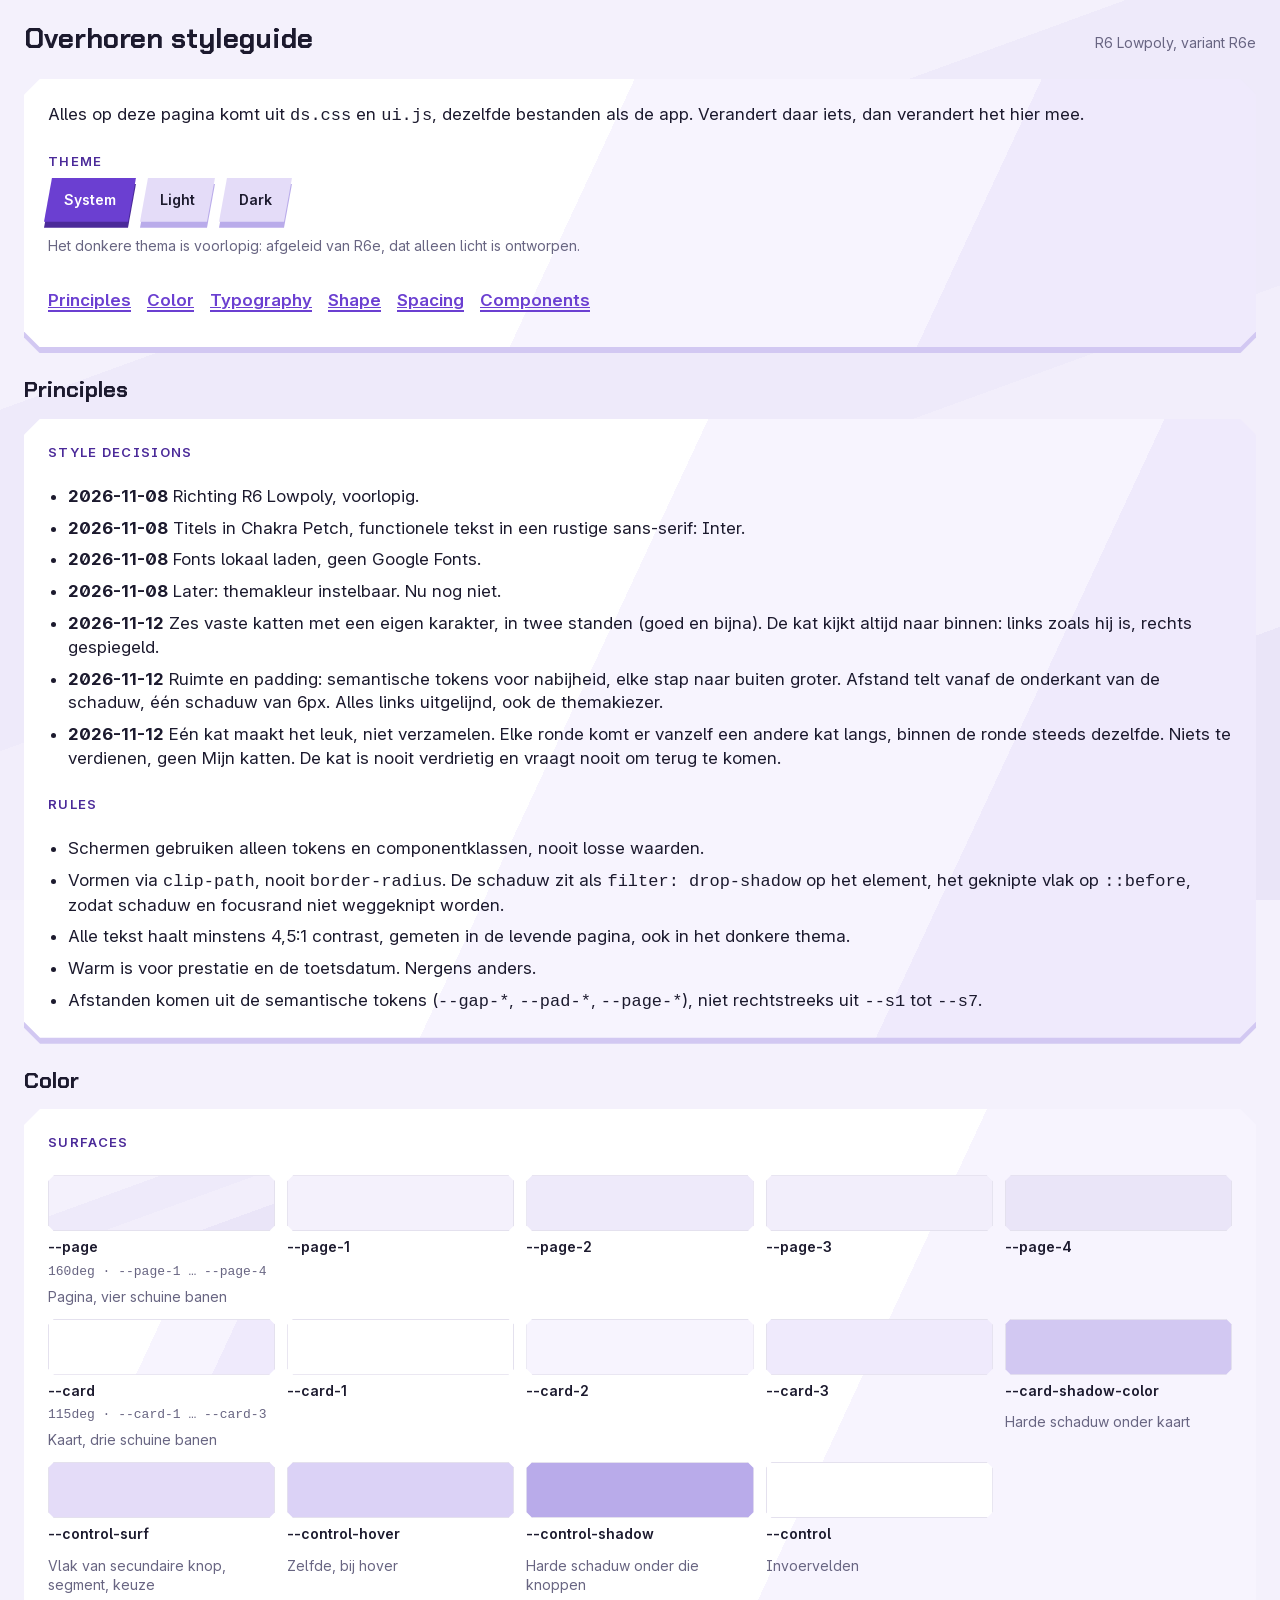
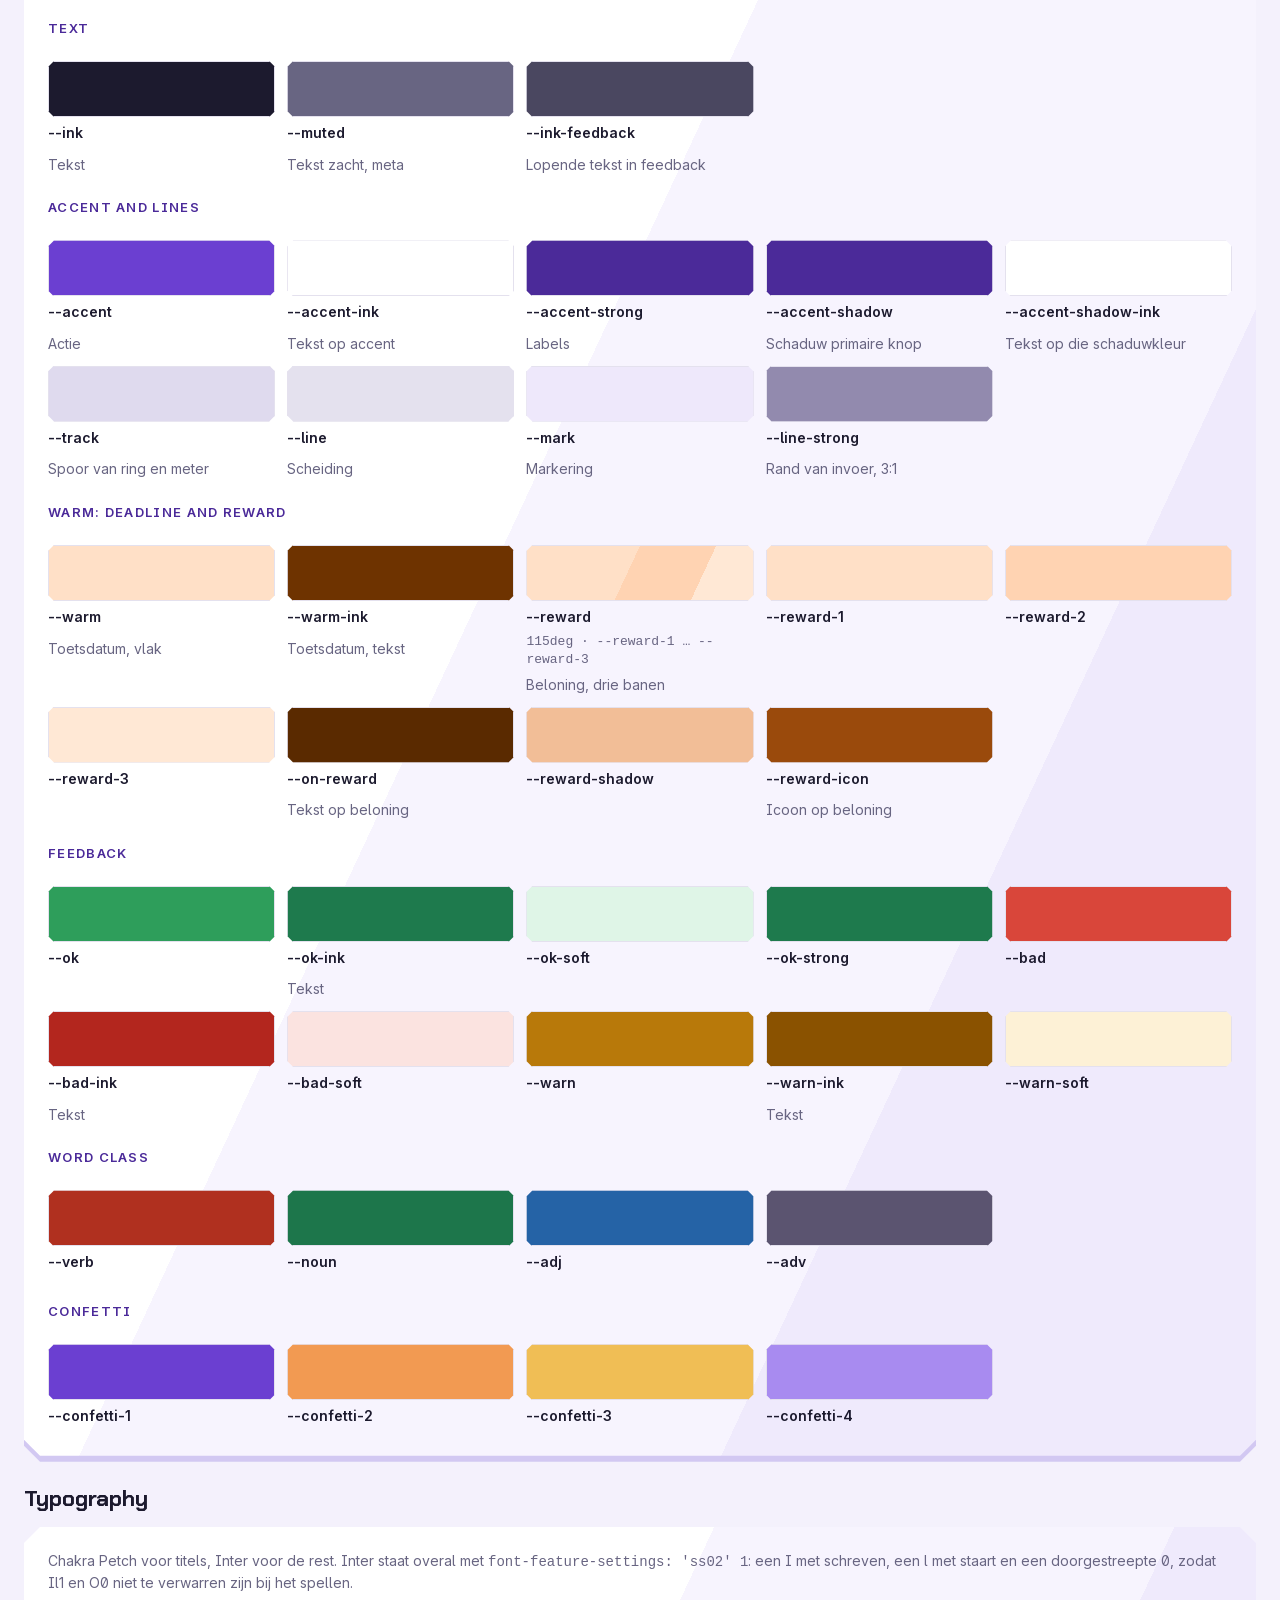
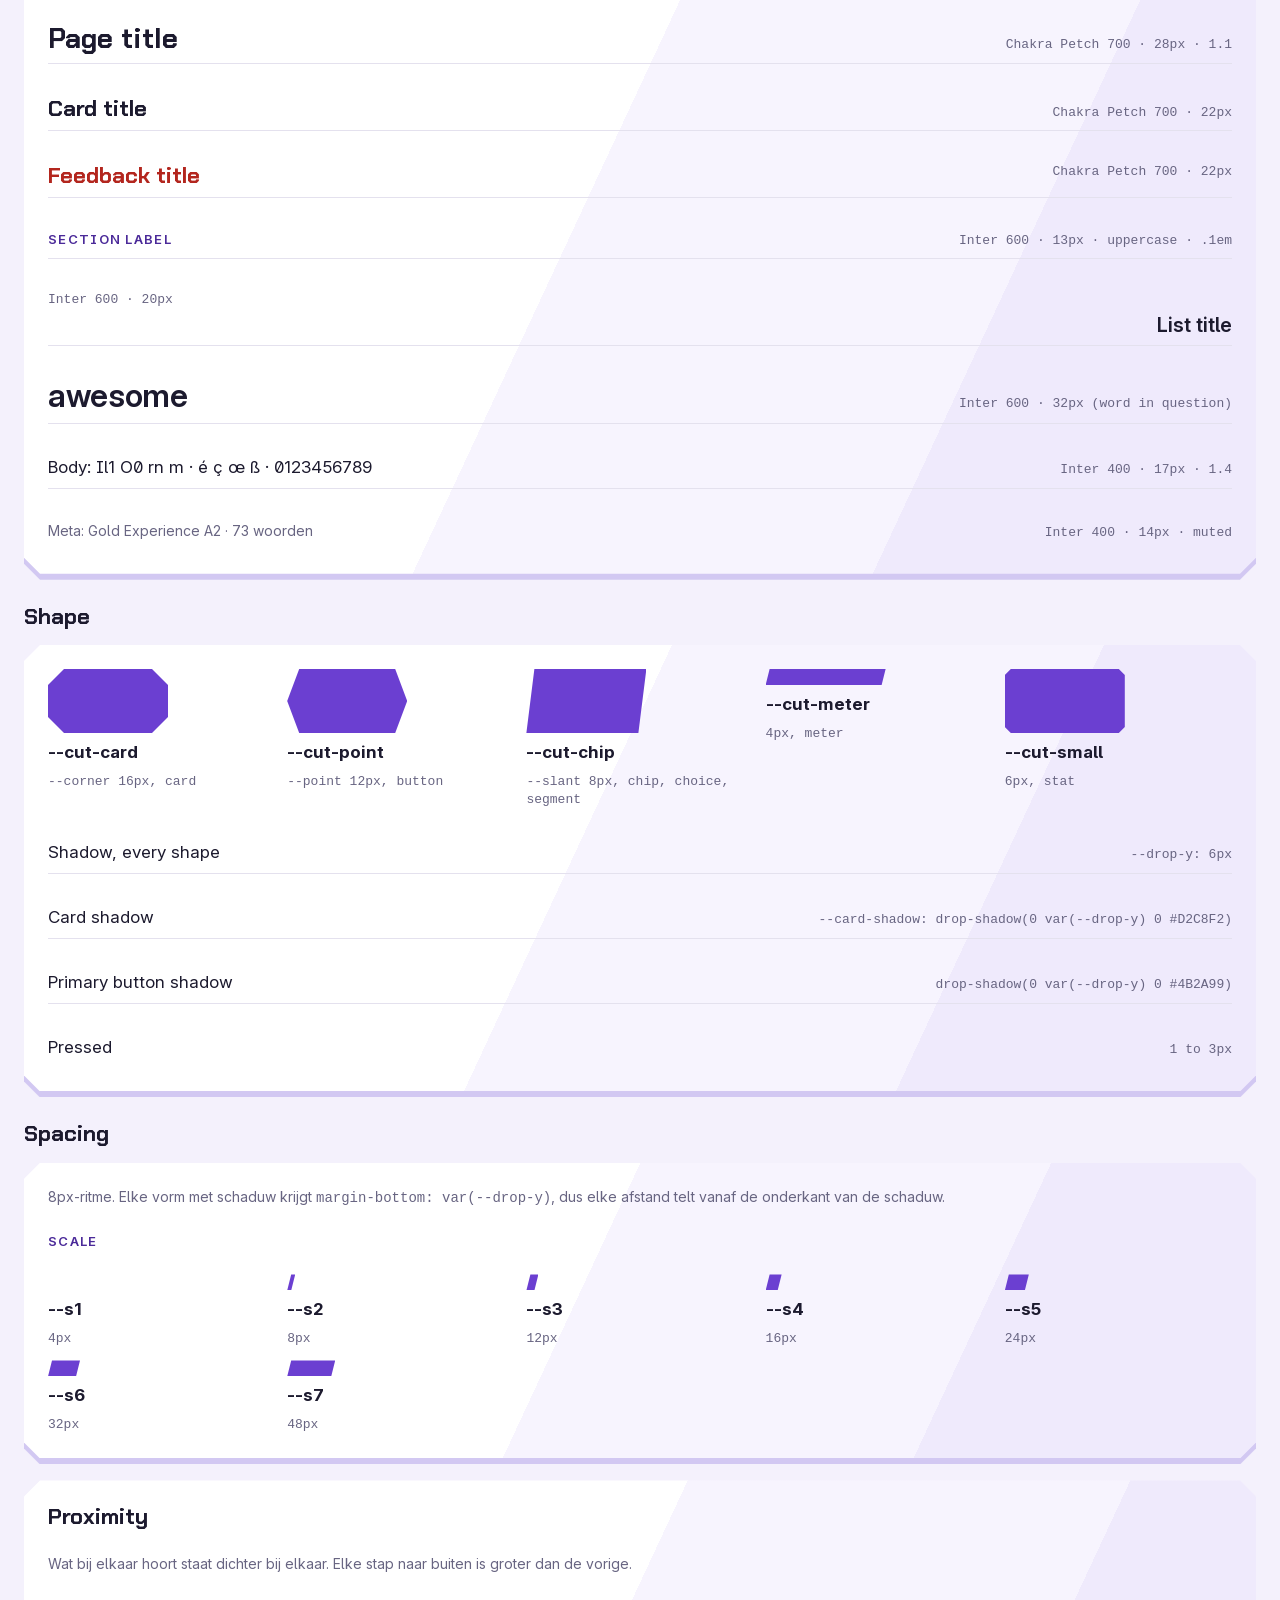
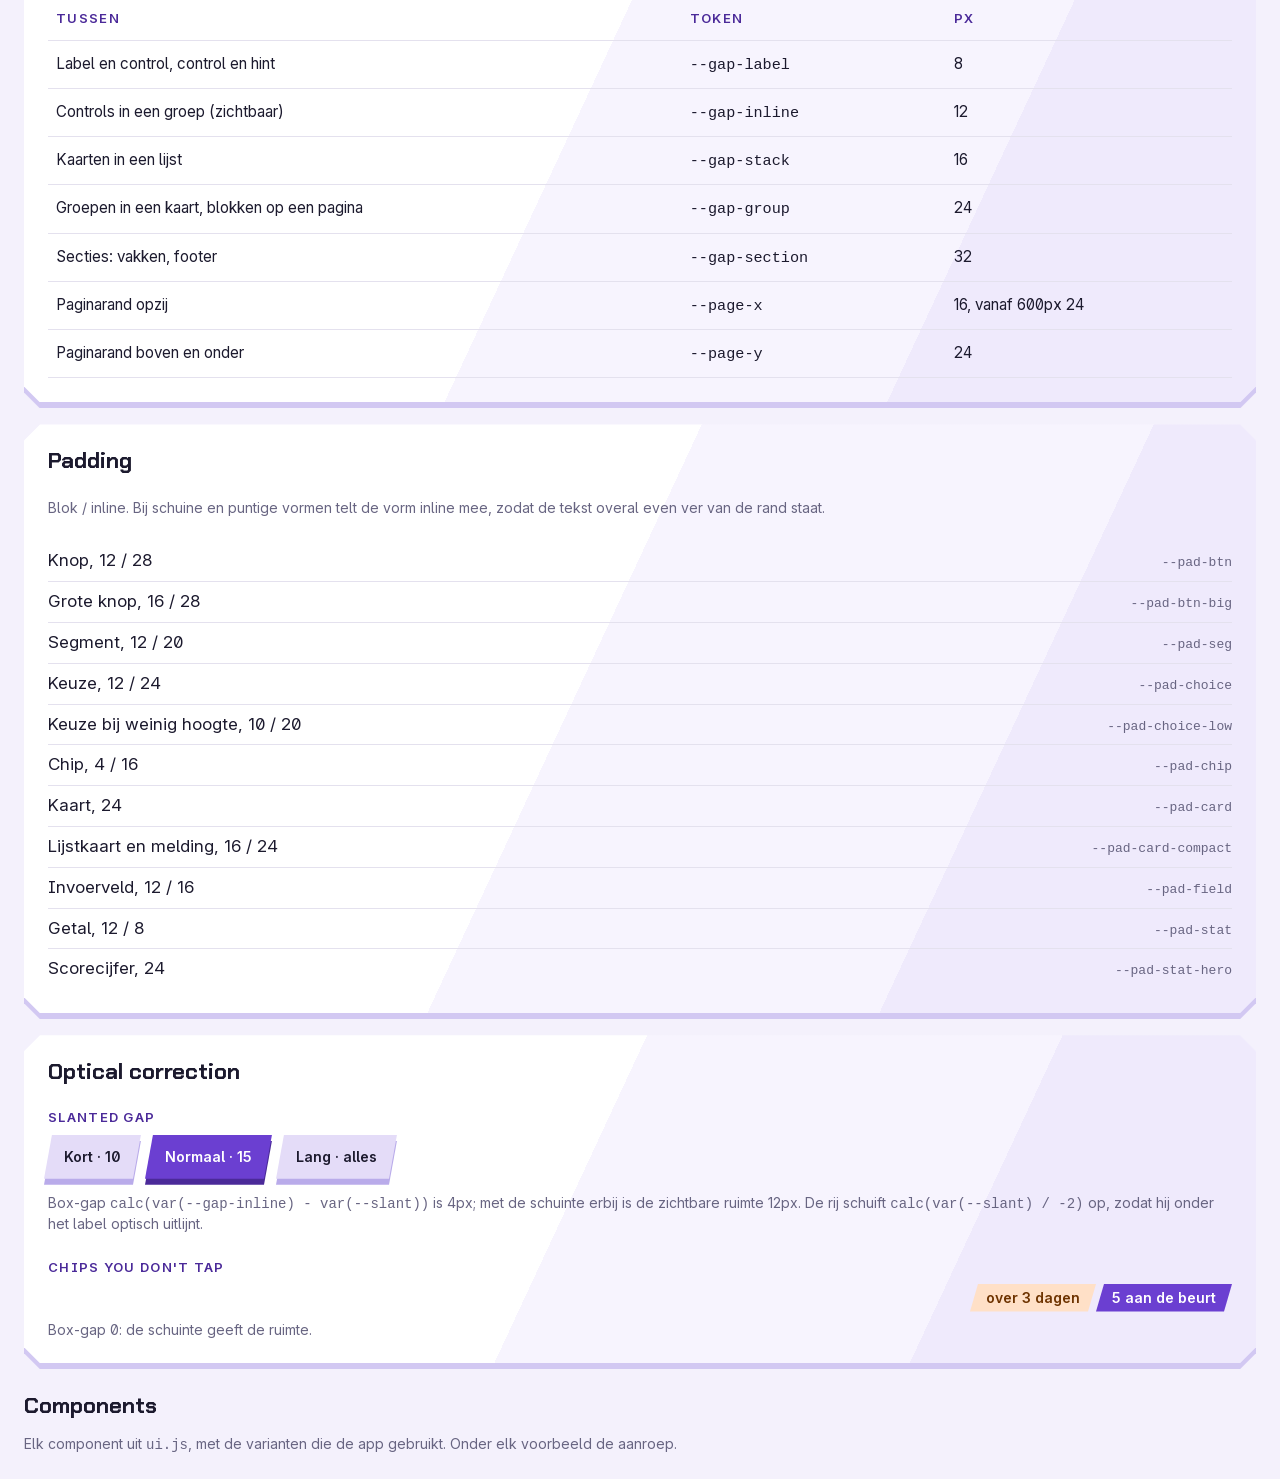
<file: styleguide.html>
<!DOCTYPE html>
<html lang="nl">
<head>
<meta charset="utf-8">
<meta name="viewport" content="width=device-width, initial-scale=1, viewport-fit=cover">
<title>Overhoren · Styleguide</title>
<meta name="robots" content="noindex">
<link rel="stylesheet" href="ds.css?v=dev">
<style>
/* Alleen de opmaak van deze pagina zelf: rasters en labels rond de
   voorbeelden. Alles wat je in de voorbeelden ziet komt uit ds.css. */
@layer screens {
  body > .app { max-width: 960px; }
  .sg-nav { display: flex; flex-wrap: wrap; gap: var(--s2) var(--s4); }
  .sg-section { display: flex; flex-direction: column; gap: var(--s4); }
  .sg-section > h2 { scroll-margin-top: var(--s5); }
  .sg-grid { display: grid; grid-template-columns: repeat(auto-fill, minmax(200px, 1fr)); gap: var(--s3); }
  .sg-swatch { display: flex; flex-direction: column; gap: 6px; font-size: var(--t-meta); }
  .sg-chip-color { height: 56px; clip-path: var(--cut-small); box-shadow: inset 0 0 0 1px var(--line); }
  .sg-swatch code, .sg-row code, .sg-spec code { font-size: .8125rem; color: var(--muted); font-feature-settings: normal; }
  .sg-swatch b { font-weight: 600; }
  .sg-demo { display: flex; flex-wrap: wrap; gap: var(--s3); align-items: center; }
  .sg-demo.col { flex-direction: column; align-items: stretch; }
  .sg-spec { display: grid; grid-template-columns: minmax(0, 1fr) auto; gap: var(--s1) var(--s4); align-items: baseline; padding-block: var(--s2); border-bottom: 1px solid var(--line); }
  .sg-spec:last-child { border-bottom: 0; }
  .sg-row { display: flex; flex-direction: column; gap: var(--s2); }
  .sg-shape { width: 120px; height: 64px; background: var(--accent); }
  .sg-ring-row .ring { width: 72px; height: 72px; }
  .sg-decisions { margin: 0; padding-left: 20px; display: flex; flex-direction: column; gap: var(--s2); }
  .sg-theme { display: flex; flex-wrap: wrap; gap: var(--s3); align-items: center; }
}
</style>
</head>
<body>
<div class="app">

  <header class="brand">
    <h1>Overhoren styleguide</h1>
    <p class="tag">R6 Lowpoly, variant R6e</p>
  </header>

  <div class="card">
    <p>Alles op deze pagina komt uit <code>ds.css</code> en <code>ui.js</code>, dezelfde bestanden als de app. Verandert daar iets, dan verandert het hier mee.</p>
    <div class="field">
      <span class="eyebrow">Theme</span>
      <div class="seg" id="sg-theme">
        <button type="button" data-theme="" class="on">System</button>
        <button type="button" data-theme="light">Light</button>
        <button type="button" data-theme="dark">Dark</button>
      </div>
      <p class="hint">Het donkere thema is voorlopig: afgeleid van R6e, dat alleen licht is ontworpen.</p>
    </div>
    <nav class="sg-nav">
      <a class="link" href="#principles"><span>Principles</span></a>
      <a class="link" href="#color"><span>Color</span></a>
      <a class="link" href="#typography"><span>Typography</span></a>
      <a class="link" href="#shape"><span>Shape</span></a>
      <a class="link" href="#spacing"><span>Spacing</span></a>
      <a class="link" href="#components"><span>Components</span></a>
    </nav>
  </div>

  <!-- PRINCIPLES -->
  <section class="sg-section" id="principles">
    <h2>Principles</h2>
    <div class="card">
      <span class="eyebrow">Style decisions</span>
      <ul class="sg-decisions">
        <li><b>2026-11-08</b> Richting R6 Lowpoly, voorlopig.</li>
        <li><b>2026-11-08</b> Titels in Chakra Petch, functionele tekst in een rustige sans-serif: Inter.</li>
        <li><b>2026-11-08</b> Fonts lokaal laden, geen Google Fonts.</li>
        <li><b>2026-11-08</b> Later: themakleur instelbaar. Nu nog niet.</li>
        <li><b>2026-11-12</b> Zes vaste katten met een eigen karakter, in twee standen (goed en bijna). De kat kijkt altijd naar binnen: links zoals hij is, rechts gespiegeld.</li>
        <li><b>2026-11-12</b> Ruimte en padding: semantische tokens voor nabijheid, elke stap naar buiten groter. Afstand telt vanaf de onderkant van de schaduw, één schaduw van 6px. Alles links uitgelijnd, ook de themakiezer.</li>
        <li><b>2026-11-12</b> Eén kat maakt het leuk, niet verzamelen. Elke ronde komt er vanzelf een andere kat langs, binnen de ronde steeds dezelfde. Niets te verdienen, geen Mijn katten. De kat is nooit verdrietig en vraagt nooit om terug te komen.</li>
      </ul>
      <span class="eyebrow">Rules</span>
      <ul class="sg-decisions">
        <li>Schermen gebruiken alleen tokens en componentklassen, nooit losse waarden.</li>
        <li>Vormen via <code>clip-path</code>, nooit <code>border-radius</code>. De schaduw zit als <code>filter: drop-shadow</code> op het element, het geknipte vlak op <code>::before</code>, zodat schaduw en focusrand niet weggeknipt worden.</li>
        <li>Alle tekst haalt minstens 4,5:1 contrast, gemeten in de levende pagina, ook in het donkere thema.</li>
        <li>Warm is voor prestatie en de toetsdatum. Nergens anders.</li>
        <li>Afstanden komen uit de semantische tokens (<code>--gap-*</code>, <code>--pad-*</code>, <code>--page-*</code>), niet rechtstreeks uit <code>--s1</code> tot <code>--s7</code>.</li>
      </ul>
    </div>
  </section>

  <!-- COLOR -->
  <section class="sg-section" id="color">
    <h2>Color</h2>
    <div class="card">
      <span class="eyebrow">Surfaces</span>
      <div class="sg-grid" id="sg-surfaces"></div>
      <span class="eyebrow">Text</span>
      <div class="sg-grid" id="sg-text"></div>
      <span class="eyebrow">Accent and lines</span>
      <div class="sg-grid" id="sg-accent"></div>
      <span class="eyebrow">Warm: deadline and reward</span>
      <div class="sg-grid" id="sg-warm"></div>
      <span class="eyebrow">Feedback</span>
      <div class="sg-grid" id="sg-feedback"></div>
      <span class="eyebrow">Word class</span>
      <div class="sg-grid" id="sg-wordclass"></div>
      <span class="eyebrow">Confetti</span>
      <div class="sg-grid" id="sg-confetti"></div>
    </div>
  </section>

  <!-- TYPOGRAPHY -->
  <section class="sg-section" id="typography">
    <h2>Typography</h2>
    <div class="card">
      <p class="hint">Chakra Petch voor titels, Inter voor de rest. Inter staat overal met <code>font-feature-settings: 'ss02' 1</code>: een I met schreven, een l met staart en een doorgestreepte 0, zodat Il1 en O0 niet te verwarren zijn bij het spellen.</p>
      <div class="sg-spec"><h1>Page title</h1><code>Chakra Petch 700 · 28px · 1.1</code></div>
      <div class="sg-spec"><h2>Card title</h2><code>Chakra Petch 700 · 22px</code></div>
      <div class="sg-spec"><span class="verdict bad" style="animation:none">Feedback title</span><code>Chakra Petch 700 · 22px</code></div>
      <div class="sg-spec"><span class="eyebrow">Section label</span><code>Inter 600 · 13px · uppercase · .1em</code></div>
      <div class="sg-spec"><span class="lesson-body"><h3 style="font-size:var(--t-list)">List title</h3></span><code>Inter 600 · 20px</code></div>
      <div class="sg-spec"><p class="prompt" style="margin:0">awesome</p><code>Inter 600 · 32px (word in question)</code></div>
      <div class="sg-spec"><p>Body: Il1 O0 rn m · é ç œ ß · 0123456789</p><code>Inter 400 · 17px · 1.4</code></div>
      <div class="sg-spec"><p class="hint">Meta: Gold Experience A2 · 73 woorden</p><code>Inter 400 · 14px · muted</code></div>
    </div>
  </section>

  <!-- SHAPE -->
  <section class="sg-section" id="shape">
    <h2>Shape</h2>
    <div class="card">
      <div class="sg-grid">
        <div class="sg-row"><div class="sg-shape" style="clip-path:var(--cut-card)"></div><b>--cut-card</b><code>--corner 16px, card</code></div>
        <div class="sg-row"><div class="sg-shape" style="clip-path:var(--cut-point)"></div><b>--cut-point</b><code>--point 12px, button</code></div>
        <div class="sg-row"><div class="sg-shape" style="clip-path:var(--cut-chip)"></div><b>--cut-chip</b><code>--slant 8px, chip, choice, segment</code></div>
        <div class="sg-row"><div class="sg-shape" style="clip-path:var(--cut-meter);height:16px"></div><b>--cut-meter</b><code>4px, meter</code></div>
        <div class="sg-row"><div class="sg-shape" style="clip-path:var(--cut-small)"></div><b>--cut-small</b><code>6px, stat</code></div>
      </div>
      <div class="sg-spec"><span>Shadow, every shape</span><code>--drop-y: 6px</code></div>
      <div class="sg-spec"><span>Card shadow</span><code>--card-shadow: drop-shadow(0 var(--drop-y) 0 #D2C8F2)</code></div>
      <div class="sg-spec"><span>Primary button shadow</span><code>drop-shadow(0 var(--drop-y) 0 #4B2A99)</code></div>
      <div class="sg-spec"><span>Pressed</span><code>1 to 3px</code></div>
    </div>
  </section>

  <!-- SPACING -->
  <section class="sg-section" id="spacing">
    <h2>Spacing</h2>
    <div class="card">
      <p class="hint">8px-ritme. Elke vorm met schaduw krijgt <code>margin-bottom: var(--drop-y)</code>, dus elke afstand telt vanaf de onderkant van de schaduw.</p>
      <span class="eyebrow">Scale</span>
      <div class="sg-grid" id="sg-spacing"></div>
    </div>
    <div class="card">
      <h2>Proximity</h2>
      <p class="hint">Wat bij elkaar hoort staat dichter bij elkaar. Elke stap naar buiten is groter dan de vorige.</p>
      <div class="tbl"><table>
        <thead><tr><th>Tussen</th><th>Token</th><th>px</th></tr></thead>
        <tbody>
          <tr><td>Label en control, control en hint</td><td><code>--gap-label</code></td><td>8</td></tr>
          <tr><td>Controls in een groep (zichtbaar)</td><td><code>--gap-inline</code></td><td>12</td></tr>
          <tr><td>Kaarten in een lijst</td><td><code>--gap-stack</code></td><td>16</td></tr>
          <tr><td>Groepen in een kaart, blokken op een pagina</td><td><code>--gap-group</code></td><td>24</td></tr>
          <tr><td>Secties: vakken, footer</td><td><code>--gap-section</code></td><td>32</td></tr>
          <tr><td>Paginarand opzij</td><td><code>--page-x</code></td><td>16, vanaf 600px 24</td></tr>
          <tr><td>Paginarand boven en onder</td><td><code>--page-y</code></td><td>24</td></tr>
        </tbody>
      </table></div>
    </div>
    <div class="card">
      <h2>Padding</h2>
      <p class="hint">Blok / inline. Bij schuine en puntige vormen telt de vorm inline mee, zodat de tekst overal even ver van de rand staat.</p>
      <div id="sg-padding"></div>
    </div>
    <div class="card">
      <h2>Optical correction</h2>
      <div class="field">
        <span class="eyebrow">Slanted gap</span>
        <div class="seg">
          <button type="button">Kort · 10</button>
          <button type="button" class="on">Normaal · 15</button>
          <button type="button">Lang · alles</button>
        </div>
        <p class="hint">Box-gap <code>calc(var(--gap-inline) - var(--slant))</code> is 4px; met de schuinte erbij is de zichtbare ruimte 12px. De rij schuift <code>calc(var(--slant) / -2)</code> op, zodat hij onder het label optisch uitlijnt.</p>
      </div>
      <div class="field">
        <span class="eyebrow">Chips you don't tap</span>
        <div class="lesson-chips"><span class="deadline-chip">over 3 dagen</span><span class="due-chip">5 aan de beurt</span></div>
        <p class="hint">Box-gap 0: de schuinte geeft de ruimte.</p>
      </div>
    </div>
  </section>

  <!-- COMPONENTS -->
  <section class="sg-section" id="components">
    <h2>Components</h2>
    <p class="hint">Elk component uit <code>ui.js</code>, met de varianten die de app gebruikt. Onder elk voorbeeld de aanroep.</p>
    <div id="sg-components" class="sg-section"></div>
  </section>

</div>

<script src="ui.js?v=dev"></script>
<script src="celebrate.js?v=dev"></script>
<script>
(function () {
  "use strict";
  const $ = id => document.getElementById(id);
  const esc = UI.esc;

  // --- thema schakelen ---
  $("sg-theme").addEventListener("click", e => {
    const b = e.target.closest("button"); if (!b) return;
    if (b.dataset.theme) document.documentElement.dataset.theme = b.dataset.theme;
    else delete document.documentElement.dataset.theme;
    $("sg-theme").querySelectorAll("button").forEach(x => x.classList.toggle("on", x === b));
    paintValues();
  });

  // --- kleuren ---
  // getPropertyValue geeft light-dark() onopgelost terug, dus de waarde
  // laten uitrekenen via een echt element (zie Overdracht, valkuilen).
  function hex(rgb) {
    const m = rgb.match(/[\d.]+/g); if (!m) return rgb;
    const h = m.slice(0, 3).map(v => Math.round(+v).toString(16).padStart(2, "0")).join("").toUpperCase();
    return "#" + h + (m[3] != null && +m[3] < 1 ? " · " + Math.round(+m[3] * 100) + "%" : "");
  }
  function swatch(token, note, gradient) {
    return '<div class="sg-swatch"><div class="sg-chip-color" style="background:var(' + token + ')"></div>' +
      '<b>' + esc(token) + '</b>' +
      (gradient ? '<code>' + esc(gradient) + '</code>' : '<code data-token="' + esc(token) + '"></code>') +
      (note ? '<span class="hint">' + esc(note) + '</span>' : "") + '</div>';
  }
  function paintValues() {
    const probe = document.createElement("span");
    document.body.appendChild(probe);
    document.querySelectorAll("[data-token]").forEach(el => {
      probe.style.color = "var(" + el.dataset.token + ")";
      el.textContent = hex(getComputedStyle(probe).color);
    });
    probe.remove();
  }
  const groups = {
    "sg-surfaces": [
      ["--page", "Pagina, vier schuine banen", "160deg · --page-1 … --page-4"],
      ["--page-1"], ["--page-2"], ["--page-3"], ["--page-4"],
      ["--card", "Kaart, drie schuine banen", "115deg · --card-1 … --card-3"],
      ["--card-1"], ["--card-2"], ["--card-3"], ["--card-shadow-color", "Harde schaduw onder kaart"],
      ["--control-surf", "Vlak van secundaire knop, segment, keuze"], ["--control-hover", "Zelfde, bij hover"],
      ["--control-shadow", "Harde schaduw onder die knoppen"],
      ["--control", "Invoervelden"]
    ],
    "sg-text": [["--ink", "Tekst"], ["--muted", "Tekst zacht, meta"], ["--ink-feedback", "Lopende tekst in feedback"]],
    "sg-accent": [["--accent", "Actie"], ["--accent-ink", "Tekst op accent"], ["--accent-strong", "Labels"], ["--accent-shadow", "Schaduw primaire knop"], ["--accent-shadow-ink", "Tekst op die schaduwkleur"],
                  ["--track", "Spoor van ring en meter"], ["--line", "Scheiding"], ["--mark", "Markering"], ["--line-strong", "Rand van invoer, 3:1"]],
    "sg-warm": [["--warm", "Toetsdatum, vlak"], ["--warm-ink", "Toetsdatum, tekst"],
                ["--reward", "Beloning, drie banen", "115deg · --reward-1 … --reward-3"], ["--reward-1"], ["--reward-2"], ["--reward-3"],
                ["--on-reward", "Tekst op beloning"], ["--reward-shadow"], ["--reward-icon", "Icoon op beloning"]],
    "sg-feedback": [["--ok"], ["--ok-ink", "Tekst"], ["--ok-soft"], ["--ok-strong"], ["--bad"], ["--bad-ink", "Tekst"], ["--bad-soft"],
                    ["--warn"], ["--warn-ink", "Tekst"], ["--warn-soft"]],
    "sg-wordclass": [["--verb"], ["--noun"], ["--adj"], ["--adv"]],
    "sg-confetti": [["--confetti-1"], ["--confetti-2"], ["--confetti-3"], ["--confetti-4"]]
  };
  for (const id in groups) $(id).innerHTML = groups[id].map(g => swatch(g[0], g[1], g[2])).join("");

  $("sg-padding").innerHTML = [
    ["--pad-btn", "Knop, 12 / 28"], ["--pad-btn-big", "Grote knop, 16 / 28"], ["--pad-seg", "Segment, 12 / 20"],
    ["--pad-choice", "Keuze, 12 / 24"], ["--pad-choice-low", "Keuze bij weinig hoogte, 10 / 20"], ["--pad-chip", "Chip, 4 / 16"],
    ["--pad-card", "Kaart, 24"], ["--pad-card-compact", "Lijstkaart en melding, 16 / 24"], ["--pad-field", "Invoerveld, 12 / 16"],
    ["--pad-stat", "Getal, 12 / 8"], ["--pad-stat-hero", "Scorecijfer, 24"]
  ].map(t => '<div class="sg-spec"><span>' + esc(t[1]) + '</span><code>' + esc(t[0]) + '</code></div>').join("");

  $("sg-spacing").innerHTML = ["--s1", "--s2", "--s3", "--s4", "--s5", "--s6", "--s7"].map(t =>
    '<div class="sg-row"><div style="height:16px;width:var(' + t + ');background:var(--accent);clip-path:var(--cut-meter)"></div>' +
    '<b>' + t + '</b><code>' + getComputedStyle(document.documentElement).getPropertyValue(t).trim() + '</code></div>').join("");

  // --- componenten ---
  function block(name, note, demos, opts) {
    opts = opts || {};
    return '<div class="card"><h2>' + esc(name) + '</h2>' + (note ? '<p class="hint">' + esc(note) + '</p>' : "") +
      demos.map(d => '<div class="sg-row"><div class="sg-demo' + (opts.col ? " col" : "") + '">' + d[1] + '</div>' +
        '<code>' + esc(d[0]) + '</code></div>').join("") + '</div>';
  }
  const iconList = Object.keys(UI.ICONS).map(n =>
    '<span class="sg-row" style="align-items:center;font-size:1.5rem">' + UI.Icon(n) + '<code>' + n + '</code></span>').join("");

  const html = [
    block("Icon", "Inline SVG in currentColor, schaalt mee met de tekst. Nooit de enige betekenisdrager.",
      [['UI.Icon(name)', iconList]]),

    block("Button", "Punten links en rechts, minimaal 48px hoog, 17px 600.", [
      ['UI.Button({ label })', UI.Button({ label: "Secondary" })],
      ['UI.Button({ label, variant: "primary" })', UI.Button({ label: "Primary", variant: "primary" })],
      ['UI.Button({ label, variant: "primary", icon: "play" })', UI.Button({ label: "Start overhoring", variant: "primary", icon: "play" })],
      ['UI.Button({ label, variant: "ok" })', UI.Button({ label: "Ja, goed rekenen", variant: "ok" })],
      ['UI.Button({ label, variant: "danger" })', UI.Button({ label: "Voortgang wissen", variant: "danger" })],
      ['UI.Button({ label, disabled: true })', UI.Button({ label: "Disabled", variant: "primary", disabled: true })],
      ['UI.Button({ label, variant: "primary", size: "big" })', UI.Button({ label: "Big, full width", variant: "primary", size: "big" })]
    ]),

    block("Link", "Ziet eruit als tekst, haalt wel het tikdoel van 44px.", [
      ['UI.Link({ label })', UI.Link({ label: "Rapport" })],
      ['UI.Link({ label, icon: "back" })', UI.Link({ label: "Alle lessen", icon: "back" })]
    ]),

    block("TopBar", "Terugknop links, vrije inhoud rechts.", [
      ['UI.TopBar([{ type: "link", label }, { label, cls: "muted" }])',
        '<div style="width:100%">' + UI.TopBar([{ type: "link", id: "x-back", label: "Terug" }, { label: "Wie oefent: Pia", cls: "muted" }]) + '</div>']
    ], { col: true }),

    block("Stat and StatsRow", "Getal in Chakra Petch, label eronder.", [
      ['UI.Stat({ value, label })', UI.Stat({ value: 73, label: "nieuw" })],
      ['UI.StatsRow([...])', '<div style="width:100%">' + UI.StatsRow([{ value: 73, label: "nieuw" }, { value: 4, label: "aan de beurt" }, { value: 12, label: "zit erin" }]) + '</div>']
    ]),

    block("Meter", "Balk van 8px, licht schuin. Spoor --track, vulling accent.", [
      ['UI.Meter({ parts: [{ kind: "b", value: 40, total: 100 }] })', '<div style="width:100%">' + UI.Meter({ parts: [{ kind: "b", value: 40, total: 100 }] }) + '</div>'],
      ['UI.Meter({ total, parts: [a, b, c] })', '<div style="width:100%">' + UI.Meter({ total: 100, parts: [{ kind: "a", value: 30 }, { kind: "b", value: 25 }, { kind: "c", value: 10 }] }) + '</div>']
    ], { col: true }),

    block("Ring", "Zeshoek, lijndikte 7. Paars is geoefend, groen zit erin. Percentage in Inter 600 14px.", [
      ['UI.Ring({ known, learning, total })',
        '<span class="sg-demo sg-ring-row">' + UI.Ring({ known: 0, learning: 0, total: 20 }) + UI.Ring({ known: 2, learning: 5, total: 20 }) +
        UI.Ring({ known: 9, learning: 6, total: 20 }) + UI.Ring({ known: 20, learning: 0, total: 20 }) + '</span>']
    ]),

    block("Chip", "Parallellogram, 14px 600. Woordsoort kleurt zichzelf.", [
      ['UI.Chip(kind)', UI.Chip("noun") + UI.Chip("verb") + UI.Chip("adjective") + UI.Chip("adverb")],
      ['.due-chip · .deadline-chip · .deadline-chip.is-dichtbij · .streak',
        '<span class="due-chip">' + UI.Icon("clock") + '<span>4 aan de beurt</span></span>' +
        '<span class="deadline-chip">' + UI.Icon("alert") + '<span>toets over 5 dagen</span></span>' +
        '<span class="deadline-chip is-dichtbij">' + UI.Icon("alert") + '<span>toets morgen</span></span>' +
        '<span class="streak">' + UI.Icon("flame") + '<span>5 op rij</span></span>']
    ]),

    block("Choice and Choices", "Woordsoortknop met toetshint. Parallellogram.", [
      ['UI.Choices(["Noun", "Verb", "Adjective"]) · per knop UI.Choice({ value, label, key })', '<div class="choices">' + UI.Choices(["Noun", "Verb", "Adjective"]) + '</div>'],
      ['.choice.on · .choice.right · .choice.wrong',
        '<div class="choices">' +
          UI.Choice({ value: "on", label: "Selected", key: 1 }).replace('class="choice"', 'class="choice on"') +
          UI.Choice({ value: "r", label: "Right", key: 2 }).replace('class="choice"', 'class="choice right"') +
          UI.Choice({ value: "w", label: "Wrong", key: 3 }).replace('class="choice"', 'class="choice wrong"') +
        '</div>']
    ]),

    block("Segmented control", "Alleen CSS: .seg met knoppen. Eén staat aan.", [
      ['.seg > button.on', '<div class="seg"><button type="button">Kort · 10</button><button type="button" class="on">Normaal · 15</button><button type="button">Lang · alles</button></div>']
    ]),

    block("Notice", "Melding met gekleurde kantlijn, geen gevuld vlak.", [
      ['UI.Notice({ text })', '<div style="width:100%">' + UI.Notice({ text: "Al 15 minuten bezig. Even pauze is slimmer dan doorgaan." }) + '</div>'],
      ['UI.Notice({ html, spread: true })', '<div style="width:100%">' + UI.Notice({ icon: false, spread: true, html: "<span>Je was nog bezig met een ronde.</span>" }) + '</div>']
    ], { col: true }),

    block("Empty", "Lege staat met karakter, zonder illustratie.", [
      ['UI.Empty({ glyph, title, body })', '<div style="width:100%">' + UI.Empty({ glyph: "?", title: "Nog niets te rapporteren.", body: "Doe eerst een ronde." }) + '</div>']
    ], { col: true }),

    block("Mark and feedback list", "Het oordeel per onderdeel. De titel erboven is .verdict.", [
      ['.verdict.good · .verdict.bad · .verdict.maybe',
        '<span class="verdict good" style="animation:none">Precies!</span><span class="verdict bad" style="animation:none">Nog niet</span><span class="verdict maybe" style="animation:none">Twijfel</span>'],
      ['UI.Mark("ok" | "bad" | "maybe")',
        '<ul class="fb-list" style="width:100%">' +
          '<li>' + UI.Mark("ok") + '<div><div class="k">Woord</div><div>awesome</div></div></li>' +
          '<li>' + UI.Mark("bad") + '<div><div class="k">Woordsoort</div><div>' + UI.Chip("adjective") + '</div><div class="yours">Jij: noun</div></div></li>' +
          '<li>' + UI.Mark("maybe") + '<div><div class="k">Definitie</div><div>very good</div><div class="yours">Jij: heel goed ding</div></div></li>' +
        '</ul>']
    ], { col: true }),

    block("LessonCard", "De kaart op het lessenoverzicht. Afgeschuinde hoeken, schaduw via filter.", [
      ['UI.LessonCard({ title, meta, total, known, learning, due })',
        '<div style="width:100%">' + UI.LessonCard({ id: "a", title: "Wordlist starter + unit 1", meta: "Gold Experience A2 · woord, woordsoort en definitie", total: 73, known: 9, learning: 14, due: 4 }) + '</div>'],
      ['UI.LessonCard({ ..., deadline, deadlineDagen: 1 })',
        '<div style="width:100%">' + UI.LessonCard({ id: "b", title: "Arrêt Apprendre", meta: "Vocabulaire & phrases-clés · Frans naar Nederlands", total: 70, known: 0, learning: 0, deadline: "toets morgen", deadlineDagen: 1 }) + '</div>'],
      ['UI.LessonCard({ ..., mix: true })',
        '<div style="width:100%">' + UI.LessonCard({ id: "c", title: "Alles door elkaar", meta: "2 lijsten samen", total: 98, known: 3, learning: 20, mix: true }) + '</div>']
    ], { col: true }),

    block("hydrateIcons", "Zet een icoon voor elk element met data-icon, zodat de HTML leesbaar blijft.", [
      ['<button class="link" data-icon="trophy">', '<button class="link" data-icon="trophy" type="button">Rapport</button>']
    ]),

    // De katten: de beelden en namen komen uit celebrate.js, net als in de app.
    block("KatRij", "Kat met tekst, direct onder een kaart (canvas K7d). 120 px hoog, het oortje steekt 30 px over de onderrand. In de rij is de kat versiering: alt is leeg, de tekst zegt het. Rechts van de tekst gespiegeld, zodat hij naar binnen kijkt. Geen vrije HTML: text, lead en oordeel (good, maybe, bad) gaan door esc().", [
      ['UI.KatRij({ beeld: Celebrate.beeld(id, "goed"), oordeel: "good", text })',
        '<div class="app" style="width:100%"><div class="card"><span class="eyebrow">Woord</span><p class="prompt">awesome</p></div>' +
        UI.KatRij({ beeld: Celebrate.beeld("strepen", "goed"), oordeel: "good", text: "Precies!" }) + '</div>'],
      ['UI.KatRij({ beeld: Celebrate.beeld(id, "bijna"), oordeel: "bad", text })',
        '<div class="app" style="width:100%"><div class="card"><span class="eyebrow">Definitie</span><p class="prompt">very good</p></div>' +
        UI.KatRij({ beeld: Celebrate.beeld("tuxedo", "bijna"), oordeel: "bad", text: "Nog niet" }) + '</div>'],
      ['UI.KatRij({ beeld: Celebrate.beeld(id, "bijna"), oordeel: "maybe", text })',
        '<div class="app" style="width:100%"><div class="card"><span class="eyebrow">Woord</span><p class="prompt">la maison</p></div>' +
        UI.KatRij({ beeld: Celebrate.beeld("stippen", "bijna"), oordeel: "maybe", text: "Bijna?" }) + '</div>'],
      ['UI.KatRij({ beeld: Celebrate.beeld(id, "bijna"), lead, text }) · samenvatting',
        '<div class="app" style="width:100%"><div class="card"><p>Ronde klaar: 4 van 12 in één keer goed.</p></div>' +
        UI.KatRij({ beeld: Celebrate.beeld("lapjes", "bijna"), lead: "Lastige ronde.", text: "Deze woorden komen vaker terug, zo gaan ze erin." }) + '</div>'],
      ['UI.KatRij({ beeld, oordeel, text, kant: "rechts" })',
        '<div class="app" style="width:100%"><div class="card"><p>Kat rechts van de tekst.</p></div>' +
        UI.KatRij({ beeld: Celebrate.beeld("sokjes", "goed"), kant: "rechts", oordeel: "good", text: "Yes!" }) + '</div>']
    ], { col: true }),

    block("KatBeloning", "Na een vlekkeloze ronde: de kat van die ronde in de goed-stand, op een warm vlak, iets gedraaid, met een blije zin en het karakter eronder. Alt met naam, karakter en houding.", [
      ['UI.KatBeloning({ beeld: Celebrate.beeld(id, "goed"), title: Celebrate.blij(id) })',
        '<div class="app" style="width:100%">' + UI.KatBeloning({ beeld: Celebrate.beeld("stippen", "goed"), title: Celebrate.blij("stippen") }) + '</div>']
    ], { col: true }),

    block("Card", "Alleen CSS: .card. Hetzelfde vlak als LessonCard, met kaarttitel.", [
      ['.card > h2', '<div class="card" style="width:100%"><h2>Hoe werkt het?</h2><p>Lopende tekst in een kaart.</p></div>']
    ], { col: true })
  ];
  $("sg-components").innerHTML = html.join("");
  UI.hydrateIcons(document);
  paintValues();
  // systeemthema kan wisselen terwijl de pagina open staat
  matchMedia("(prefers-color-scheme: dark)").addEventListener("change", paintValues);
})();
</script>
</body>
</html>
</file>
<file: ds.css>
/* =============================================================
   Overhoren design systeem
   Bron van waarheid voor alles wat je ziet. Pas hier iets aan en
   het verandert overal, want de schermen gebruiken alleen tokens
   en componentklassen, nooit losse waarden.

   Stijl: R6 Lowpoly, variant R6e (bouwopdracht 1, 12 november 2026).
   Vlakken in schuine banen, afgeschuinde hoeken, harde schaduw
   recht naar beneden. Chakra Petch voor titels, Inter voor de rest.

   Lagen (later = wint van eerder):
     tokens      de enige plek met harde waarden
     base        reset en standaard elementen
     components  herbruikbare bouwstenen
     screens     uitzonderingen per scherm, zo weinig mogelijk
     responsive  aanpassingen per schermformaat en voorkeuren

   Kleur staat per rol op een regel, met light en dark naast elkaar
   via light-dark(). Er is dus geen tweede blok dat je kunt vergeten
   bij te werken. Schakelen kan met data-theme="light" of "dark".

   Een overzicht van alles staat in designsystem.html (online op /designsystem).
   ============================================================= */

@layer tokens, base, components, screens, responsive;

/* --drop is de schaduw van een vorm en hoort bij dat ene element. Niet
   laten erven: anders krijgt een vorm binnen een kaart de kaartschaduw.
   --surf en --cut moeten wel erven, want ::before leest ze van zijn element. */
@property --drop { syntax: "*"; inherits: false; }
/* --gat is hoe ver het zeshoekige gat in het welkom open is, van 0 tot 1.
   Geregistreerd als getal, zodat het vloeiend groeit in een animatie. */
@property --gat { syntax: "<number>"; inherits: false; initial-value: 0; }

/* =============================================================
   0. FONTS
   Zelf gehost, zodat de app ook offline in de juiste letter staat
   en niets naar Google gaat. Bouwen: scripts/maak-fonts.sh.
   Licenties: fonts/OFL.txt.
   Per letter twee subsets: latin (o.a. é ç œ ß) en latin-ext (o.a.
   ŝ ő ł). De browser haalt via unicode-range alleen op wat nodig is.
   ============================================================= */
@font-face {
  font-family: "Chakra Petch"; font-style: normal; font-weight: 600; font-display: swap;
  src: url(fonts/chakra-petch-latin-ext-600-normal.woff2) format("woff2");
  unicode-range: U+0100-02BA,U+02BD-02C5,U+02C7-02CC,U+02CE-02D7,U+02DD-02FF,U+0304,U+0308,U+0329,U+1D00-1DBF,U+1E00-1E9F,U+1EF2-1EFF,U+2020,U+20A0-20AB,U+20AD-20C0,U+2113,U+2C60-2C7F,U+A720-A7FF;
}
@font-face {
  font-family: "Chakra Petch"; font-style: normal; font-weight: 600; font-display: swap;
  src: url(fonts/chakra-petch-latin-600-normal.woff2) format("woff2");
  unicode-range: U+0000-00FF,U+0131,U+0152-0153,U+02BB-02BC,U+02C6,U+02DA,U+02DC,U+0304,U+0308,U+0329,U+2000-206F,U+20AC,U+2122,U+2191,U+2193,U+2212,U+2215,U+FEFF,U+FFFD;
}
@font-face {
  font-family: "Chakra Petch"; font-style: normal; font-weight: 700; font-display: swap;
  src: url(fonts/chakra-petch-latin-ext-700-normal.woff2) format("woff2");
  unicode-range: U+0100-02BA,U+02BD-02C5,U+02C7-02CC,U+02CE-02D7,U+02DD-02FF,U+0304,U+0308,U+0329,U+1D00-1DBF,U+1E00-1E9F,U+1EF2-1EFF,U+2020,U+20A0-20AB,U+20AD-20C0,U+2113,U+2C60-2C7F,U+A720-A7FF;
}
@font-face {
  font-family: "Chakra Petch"; font-style: normal; font-weight: 700; font-display: swap;
  src: url(fonts/chakra-petch-latin-700-normal.woff2) format("woff2");
  unicode-range: U+0000-00FF,U+0131,U+0152-0153,U+02BB-02BC,U+02C6,U+02DA,U+02DC,U+0304,U+0308,U+0329,U+2000-206F,U+20AC,U+2122,U+2191,U+2193,U+2212,U+2215,U+FEFF,U+FFFD;
}
/* Inter komt van de maker zelf, niet van Fontsource: die mist ss02. */
@font-face {
  font-family: "Inter"; font-style: normal; font-weight: 400 700; font-display: swap;
  src: url(fonts/inter-latin-ext-wght-normal.woff2) format("woff2");
  unicode-range: U+0100-02BA,U+02BD-02C5,U+02C7-02CC,U+02CE-02D7,U+02DD-02FF,U+0304,U+0308,U+0329,U+1D00-1DBF,U+1E00-1E9F,U+1EF2-1EFF,U+2020,U+20A0-20AB,U+20AD-20C0,U+2113,U+2C60-2C7F,U+A720-A7FF;
}
@font-face {
  font-family: "Inter"; font-style: normal; font-weight: 400 700; font-display: swap;
  src: url(fonts/inter-latin-wght-normal.woff2) format("woff2");
  unicode-range: U+0000-00FF,U+0131,U+0152-0153,U+02BB-02BC,U+02C6,U+02DA,U+02DC,U+0304,U+0308,U+0329,U+2000-206F,U+20AC,U+2122,U+2191,U+2193,U+2212,U+2215,U+FEFF,U+FFFD;
}

/* =============================================================
   1. TOKENS
   ============================================================= */
@layer tokens {
  :root {
    color-scheme: light dark;

    /* DONKER THEMA IS VOORLOPIG. R6e is alleen licht ontworpen. De
       tweede waarde in elke light-dark() is daarvan afgeleid: zelfde
       rol, zelfde verhoudingen, contrast nagemeten. Er is nog geen
       donker ontwerp gekeurd. */

    /* --- kleur: rol, niet uiterlijk. light-dark(licht, donker) --- */

    /* pagina: vier schuine banen */
    --page-1: light-dark(#F4F1FC, #16142A);
    --page-2: light-dark(#EEEAFA, #1A1731);
    --page-3: light-dark(#F2EEFB, #18152E);
    --page-4: light-dark(#EAE5F8, #1D1A36);
    --page: linear-gradient(160deg, var(--page-1) 0 30%, var(--page-2) 30% 55%,
                                    var(--page-3) 55% 80%, var(--page-4) 80% 100%);
    --bg: var(--page-1);   /* effen variant, voor kleine vlakken */

    /* kaart: drie schuine banen en een harde schaduw eronder */
    --card-1: light-dark(#FFFFFF, #221F3A);
    --card-2: light-dark(#F7F4FE, #262242);
    --card-3: light-dark(#EFEAFC, #2A2549);
    --card: linear-gradient(115deg, var(--card-1) 0 45%, var(--card-2) 45% 75%, var(--card-3) 75% 100%);
    --card-shadow-color: light-dark(#D2C8F2, #0C0A1A);
    /* podium in het welkom: dezelfde drie banen als de kaart, maar altijd
       licht, ook in het donkere thema. Er staat geen tekst op. */
    --podium-1: #FFFFFF;
    --podium-2: #F7F4FE;
    --podium-3: #EFEAFC;
    --podium: linear-gradient(115deg, var(--podium-1) 0 45%, var(--podium-2) 45% 75%, var(--podium-3) 75% 100%);
    /* vlak en schaduw van bedienbare elementen op een kaart. Licht: een
       lichtpaars vlak dat op alle drie de kaartbanen zichtbaar afsteekt
       (ook op de rechterbaan #EFEAFC; een lichtere tint viel daar weg).
       Rode en paarse tekst halen erop minstens 4,5:1. De schaduw steekt
       even sterk af als de kaartschaduw onder de kaart (1,58:1). Donker:
       daar viel een knop weg tegen de kaart, dus een lichter vlak en een
       lichte rand-schaduw. */
    --control-surf:   light-dark(#E4DCF8, #3A3460);
    --control-shadow: light-dark(#B9ABEA, #6F6894);
    --card-shadow: drop-shadow(0 var(--drop-y) 0 var(--card-shadow-color));
    --surface: var(--card-1);   /* effen variant */

    --ink:          light-dark(#1C1A2E, #EFEDF7);
    /* tekst zacht, meta. R6e geeft #6A6784; dat haalt op de donkerste
       paginabaan (#EAE5F8) maar 4,39:1. #686582 haalt 4,52:1, verschil
       is met het oog niet te zien. */
    --muted:        light-dark(#686582, #A9A5C1);
    --ink-feedback: light-dark(#4A4760, #CCC8DE);   /* lopende tekst in feedback */

    /* --track is het spoor van ring en meter, --line scheidt,
       --mark is een rustige markering. --line-strong omlijnt invoervelden
       en haalt minimaal 3:1 met --surface (WCAG 1.4.11). Knoppen hebben
       geen rand: daar bakenen --control-surf en --control-shadow af. */
    --track:       light-dark(#DFDAEE, #3A3656);
    --line:        light-dark(#E4E1EE, #34304F);
    --mark:        light-dark(#EEE8FB, #2E2750);
    --line-strong: light-dark(#928AAE, #6F6894);

    /* oppervlakken van invoervelden */
    --control:       light-dark(#FFFFFF, #2A2647);
    /* hover van knoppen: in licht een stap donkerder dan --control-surf */
    --control-hover: light-dark(#DBD2F6, #453E70);   /* rode tekst haalt hierop 4,53:1 */

    /* primary: de actie */
    --accent:        light-dark(#6B3FD1, #A88BF0);
    --accent-ink:    light-dark(#FFFFFF, #16142A);
    --accent-strong: light-dark(#4B2A99, #C9B8F7);   /* labels */
    --accent-shadow: #4B2A99;                        /* harde schaduw onder de primaire knop, in beide thema's */
    --accent-shadow-ink: #FFFFFF;                    /* tekst op --accent-shadow */
    --accent-soft:   var(--mark);

    /* warm, toetsdatum */
    --warm:     light-dark(#FFE0C7, #4A2A12);
    --warm-ink: light-dark(#6E3300, #FFD3B2);
    --warm-near: light-dark(#FFD3B2, #5A3418);   /* toets vandaag of morgen; niet in R6e, eigen toevoeging */

    /* warm, beloning: uitsluitend prestatie (streak, score). Nergens anders. */
    --reward-1:      light-dark(#FFE0C7, #4A2A12);
    --reward-2:      light-dark(#FFD3B2, #55311A);
    --reward-3:      light-dark(#FFE8D5, #3F2410);
    --reward:        linear-gradient(115deg, var(--reward-1) 0 45%, var(--reward-2) 45% 75%, var(--reward-3) 75% 100%);
    --on-reward:     light-dark(#5A2A00, #FFE0C7);
    --reward-shadow: light-dark(#F2BE97, #24130A);
    --reward-icon:   light-dark(#9A4A0C, #FFB27A);   /* icoon op beloning, minstens 3:1 */
    /* oude namen, zodat bestaande regels blijven kloppen */
    --tertiary:              var(--reward-icon);
    --tertiary-container:    var(--reward-1);
    --on-tertiary-container: var(--on-reward);

    /* confetti */
    --confetti-1: #6B3FD1;
    --confetti-2: #F29A52;
    --confetti-3: #F0BE55;
    --confetti-4: #A88BF0;

    /* feedback. De -ink-varianten zijn voor tekst en halen 4,5:1 op de
       kaart; de gewone zijn voor iconen, randen en balken. */
    --ok:        light-dark(#2E9E5B, #5FCF8A);
    --ok-ink:    light-dark(#1E7A4D, #7FDCA3);
    --ok-soft:   light-dark(#DFF5E7, #1F3A2C);
    --ok-strong: light-dark(#1E7A4D, #5FCF8A);
    --on-ok:     light-dark(#FFFFFF, #16142A);
    --bad:       light-dark(#D9463A, #F07A6E);
    --bad-ink:   light-dark(#B3261E, #FF9A8F);
    --bad-soft:  light-dark(#FBE3E0, #452527);
    --warn:      light-dark(#B8790A, #F0BE55);
    --warn-ink:  light-dark(#8A5200, #F5CD7A);
    --warn-soft: light-dark(#FDF1D6, #423519);

    /* woordsoorten: semantisch, helpt bij het leren */
    --verb: light-dark(#B0301F, #F08C80);
    --adj:  light-dark(#2563A6, #7FB2F0);
    --noun: light-dark(#1D764B, #7FD3A1);
    --adv:  light-dark(#5B5470, #B9B2D4);

    /* --- vorm: lowpoly. Alles via clip-path, nooit border-radius. ---
       --slant  zoveel schuift een parallellogram (chip, segment, keuze)
       --point  zo diep is de punt van een knop
       --corner zo groot is de afgeschuinde hoek van een kaart
       --drop-y de harde schaduw, overal even hoog. Een vorm met schaduw
                krijgt margin-bottom: var(--drop-y), zodat afstanden vanaf
                de onderkant van de schaduw tellen. */
    --slant: 8px; --point: 12px; --corner: 16px; --drop-y: 6px;
    --cut-card:  polygon(var(--corner) 0, calc(100% - var(--corner)) 0, 100% var(--corner), 100% calc(100% - var(--corner)),
                         calc(100% - var(--corner)) 100%, var(--corner) 100%, 0 calc(100% - var(--corner)), 0 var(--corner));
    --cut-point: polygon(var(--point) 0, calc(100% - var(--point)) 0, 100% 50%,
                         calc(100% - var(--point)) 100%, var(--point) 100%, 0 50%);
    --cut-chip:  polygon(var(--slant) 0, 100% 0, calc(100% - var(--slant)) 100%, 0 100%);
    --cut-meter: polygon(4px 0, 100% 0, calc(100% - 4px) 100%, 0 100%);
    --cut-small: polygon(6px 0, calc(100% - 6px) 0, 100% 6px, 100% calc(100% - 6px),
                         calc(100% - 6px) 100%, 6px 100%, 0 calc(100% - 6px), 0 6px);
    /* staande zeshoek, punt boven en onder: het podium in het welkom */
    --cut-zeshoek: polygon(50% 0, 100% 25%, 100% 75%, 50% 100%, 0 75%, 0 25%);

    --shadow: 0 var(--drop-y) 0 var(--card-shadow-color);   /* box-shadow-variant van --card-shadow */

    /* --- binnenruimte (blok / inline). Wat schuin of puntig is, krijgt
       inline de vorm erbij, zodat de tekst even ver van de rand staat. --- */
    --pad-btn:          var(--s3) calc(var(--point) + var(--s4));   /* 12 / 28 */
    --pad-btn-big:      var(--s4) calc(var(--point) + var(--s4));   /* 16 / 28 */
    --pad-seg:          var(--s3) calc(var(--slant) + var(--s3));   /* 12 / 20 */
    --pad-choice:       var(--s3) calc(var(--slant) + var(--s4));   /* 12 / 24 */
    --pad-choice-low:   10px calc(var(--slant) + var(--s3));        /* 10 / 20, bij weinig hoogte */
    --pad-chip:         var(--s1) calc(var(--slant) + var(--s2));   /*  4 / 16 */
    --pad-card:         var(--s5);                                  /* 24 */
    --pad-card-compact: var(--s4) var(--s5);                        /* 16 / 24, .lesson en .notice */
    --pad-field:        var(--s3) var(--s4);                        /* 12 / 16 */
    --pad-stat:         var(--s3) var(--s2);                        /* 12 / 8 */
    --pad-stat-hero:    var(--s5);                                  /* 24, het scorecijfer */
    --pad-spraak:       var(--s3) var(--s4);                        /* 12 / 16, spraakbalk van de kat */
    --pad-menu:         var(--s3) 0;                                /* 12 / 0, het menu zelf */
    --pad-menu-item:    var(--s2) var(--s5);                        /*  8 / 24, een regel in het menu */
    --pad-menu-sectie:  var(--s4) var(--s5) var(--s2);              /* 16 / 24 / 8, thema in het menu */
    --pad-menu-versie:  var(--s3) var(--s5) var(--s1);              /* 12 / 24 / 4, versie onderaan */

    /* --- typografie --- */
    --display: "Chakra Petch","Trebuchet MS",system-ui,sans-serif;
    --body:    "Inter",system-ui,-apple-system,"Segoe UI",sans-serif;
    --t-page:    1.75rem;     /* 28px paginatitel, Chakra 700 */
    --t-card:    1.375rem;    /* 22px kaart- en feedbacktitel, Chakra 700 */
    --t-list:    1.25rem;     /* 20px lijsttitel, Inter 600 */
    --t-word:    2rem;        /* 32px woord in de vraag, Inter 600 */
    --t-body:    1.0625rem;   /* 17px lopende tekst */
    --t-meta:    .875rem;     /* 14px meta */
    --t-section: .8125rem;    /* 13px sectielabel, hoofdletters */
    --t-label:    .875rem;
    --t-label-sm: .6875rem;
    --t-icon-btn:  1.375rem;  /* 22px icoon in een .icon-btn */
    --t-icon-menu: 1.25rem;   /* 20px icoon voor een menu-item */
    /* oude namen */
    --t-display: var(--t-word);
    --t-headline: var(--t-page);
    --t-headline-sm: var(--t-card);
    --t-title: var(--t-list);
    --t-title-md: 1rem;

    /* --- ruimte: 8px-ritme. Binnen een groep klein, ertussen groot. --- */
    --s1:4px; --s2:8px; --s3:12px; --s4:16px; --s5:24px; --s6:32px; --s7:48px;

    /* Nabijheid. Elke stap naar buiten is groter dan de vorige, en elke
       afstand telt vanaf de onderkant van de schaduw (zie --drop-y). */
    --gap-label:   var(--s2);   /* label naar control, control naar hint */
    --gap-inline:  var(--s3);   /* controls in een groep, zichtbaar */
    --gap-stack:   var(--s4);   /* kaarten in een lijst */
    --gap-group:   var(--s5);   /* groepen in een kaart, blokken op een pagina */
    --gap-section: var(--s6);   /* secties: vakken, footer */
    --page-x: var(--s4);        /* paginarand opzij, 24 vanaf 600px (zie onder) */
    --page-y: var(--s5);        /* paginarand boven en onder */
    --menu-breedte: 21rem;      /* het menu rechtsboven, smaller als het scherm dat is */
    --menu-dim: 78%;            /* hoeveel van --page-1 de dimlaag achter het menu dekt */
    --ongedaan-breedte: 34rem;  /* de ongedaan-balk onderin, smaller als het scherm dat is */
    /* Veilige rand: als app op het beginscherm (iOS, black-translucent en
       viewport-fit=cover) loopt de pagina onder de statusbalk en de
       thuisbalk door. env() geeft daar de ruimte die vrij moet blijven,
       elders 0. De paginarand komt daar bovenop. */
    --rand-boven: calc(var(--page-y) + env(safe-area-inset-top, 0px));
    --rand-onder: calc(var(--page-y) + env(safe-area-inset-bottom, 0px));
    --rand-links: calc(var(--page-x) + env(safe-area-inset-left, 0px));
    --rand-rechts: calc(var(--page-x) + env(safe-area-inset-right, 0px));

    /* --- beweging: M3 springs, omgezet naar curves voor het web.
       spatial schiet bewust door (positie en formaat),
       effects nooit (kleur en opacity). --- */
    --m3-spatial-fast: 350ms cubic-bezier(0.42,1.67,0.21,0.90);
    --m3-spatial:      500ms cubic-bezier(0.38,1.21,0.22,1.00);
    --m3-spatial-slow: 650ms cubic-bezier(0.39,1.29,0.35,0.98);
    --m3-effects-fast: 150ms cubic-bezier(0.31,0.94,0.34,1.00);
    --m3-effects:      200ms cubic-bezier(0.34,0.80,0.34,1.00);
    --m3-effects-slow: 300ms cubic-bezier(0.34,0.88,0.34,1.00);

    /* --- katten --- */
    --kat-rand-h:    104px;   /* kat op de bovenrand van een kaart */
    --kat-oor:       30px;    /* zoveel zit de kat over de bovenrand van de kaart */
    --lh-spraak:     1.35;    /* regelhoogte in de spraakbalk */
    --spraak-regels: 3;       /* zoveel regels houdt de rand vrij, zodat de kaart niet verspringt */
    /* welkom: de kat in een staande zeshoek, waar hij bovenuit steekt.
       Maten in ontwerp-pixels (getallen, de opzet van Daan op volle maat).
       --kat-welkom-h is de hoogte van zeshoek plus kat op volle maat; op
       een laag scherm hooguit 40dvh, en alles schaalt mee. */
    --kat-welkom-h:  336px;   /* van de bovenkant van het kattendoek tot de punt onderaan */
    --welkom-hoogte:    336;  /* hetzelfde als getal: kat-y plus kat-maat */
    --welkom-zeshoek-b: 260;
    --welkom-zeshoek-h: 300;
    --welkom-kat-maat:  310;  /* het vierkante doek van de welkomclip */
    --welkom-kat-x:     -25;  /* links van de zeshoek, zodat de kat in het midden staat */
    --welkom-kat-y:     26;   /* zo hoog boven de punt onderaan staan de voeten */
    --welkom-lucht:     34;   /* ruimte boven het doek, voor oren die omhoog gaan */

    /* --- welkom: hoe lang het welkom bij het openen staat, alles bij
       elkaar, met de overgang erin. index.html leest deze waarden (in ms);
       de tijdlijn in .welkom past erbinnen. --- */
    --welkom-duur: 3500ms;
    --welkom-overgang: 500ms;       /* het laatste stuk: het zeshoekige gat opent */
    --welkom-overgang-snel: 250ms;  /* hetzelfde gat na een tik of toets */
    --welkom-curve: cubic-bezier(0.6, 0, 0.4, 1);    /* rustig open, snel over het midden, rustig de hoeken uit */
    --t-welkom:    2.5rem;    /* 40px, de naam van de app in het welkom */

    /* --- ongedaan: zo lang staat de balk na verwijderen (UI.toonOngedaan
       leest deze waarde, in ms). Muis of focus erin pauzeert hem. --- */
    --ongedaan-duur: 8000ms;

    /* kleinste tikdoel op een telefoon; knoppen zijn 48 */
    --tap:44px;
    --btn-h:48px;
    --btn-h-big:56px;
  }
  @media (min-width: 600px) {
    :root { --page-x: var(--s5); }
  }

  /* handmatig schakelen, anders volgt de app het systeem */
  :root[data-theme="light"] { color-scheme: light; }
  :root[data-theme="dark"]  { color-scheme: dark; }
}

/* =============================================================
   2. BASE
   ============================================================= */
@layer base {
  * { box-sizing: border-box; }
  [hidden] { display: none !important; }
  html, body { margin: 0; }
  html { background: var(--page-1); }
  body {
    color: var(--ink);
    font-family: var(--body); font-size: var(--t-body); line-height: 1.4;
    /* ss02: de onderscheidende I, l en 1 van Inter, belangrijk bij spellen */
    font-feature-settings: 'ss02' 1;
    padding: var(--rand-boven) var(--rand-rechts) var(--rand-onder) var(--rand-links);
    min-height: 100vh;
  }
  /* De pagina-achtergrond staat stil op een eigen laag. background-attachment:
     fixed met veel drop-shadows kan op Android haperend scrollen geven. */
  body::before {
    content: ""; position: fixed; inset: 0; z-index: -1;
    background: var(--page); pointer-events: none;
  }
  /* knoppen en velden erven font niet vanzelf de feature-instelling */
  button, input, select, textarea { font-feature-settings: inherit; }
  p { margin: 0; }
  /* vet is 700, de zwaarste letter die we hebben. 'bolder' zou binnen
     tekst van 600 om 900 vragen. */
  b, strong { font-weight: 700; }
  h1, h2 { font-family: var(--display); font-weight: 700; margin: 0; text-wrap: balance; }
  h1 { font-size: var(--t-page); line-height: 1.1; }
  h2 { font-size: var(--t-card); line-height: 1.15; }
  h3 { font-family: var(--body); font-weight: 600; font-size: 1.125rem; line-height: 1.2; margin: 0; }

  table { width: 100%; border-collapse: collapse; font-size: .95rem; }
  th, td { text-align: left; padding: var(--s3) var(--s2); border-bottom: 1px solid var(--line); vertical-align: top; }
  th { font-size: var(--t-section); font-weight: 600; text-transform: uppercase; letter-spacing: .1em; color: var(--accent-strong); }

  select, input[type=text], input[type=date], textarea {
    font: inherit; color: var(--ink); background: var(--control);
    border: 1.5px solid var(--line-strong); border-radius: 0;
    padding: var(--pad-field); width: 100%;
  }
  select, input[type=text], input[type=date] { min-height: var(--btn-h); }
  input[type=text] { font-size: 1.15rem; }
  /* geen eigen color-scheme: het veld erft de themakeuze van :root */
  input[type=date] { font-size: 1rem; }

  /* schuifregelaar: zelfde taal als de rest, dus geen browser-eigen uiterlijk */
  input[type=range] {
    -webkit-appearance: none; appearance: none;
    width: 100%; background: transparent; padding: 0; border: 0;
    height: var(--tap); cursor: pointer;
  }
  /* Het spoor blijft recht: in Chrome zit de duim binnen het spoor, en
     clip-path op het spoor zou de duim wegknippen. */
  input[type=range]::-webkit-slider-runnable-track {
    height: 8px; background: var(--track);
  }
  input[type=range]::-moz-range-track {
    height: 8px; background: var(--track);
  }
  input[type=range]::-webkit-slider-thumb {
    -webkit-appearance: none; appearance: none;
    width: 24px; height: 24px; margin-top: -8px;
    background: var(--accent); border: 0;
    clip-path: polygon(50% 0, 100% 25%, 100% 75%, 50% 100%, 0 75%, 0 25%);
  }
  input[type=range]::-moz-range-thumb {
    width: 22px; height: 22px; border: 0; border-radius: 0;
    background: var(--accent);
    clip-path: polygon(50% 0, 100% 25%, 100% 75%, 50% 100%, 0 75%, 0 25%);
  }
  input[type=range]:focus-visible { outline: 3px solid var(--accent); outline-offset: 4px; }
  /* de kalenderknop meekleuren met de rest */
  input[type=date]::-webkit-calendar-picker-indicator {
    opacity: .6; cursor: pointer; filter: grayscale(1);
  }
  input[type=date]:hover::-webkit-calendar-picker-indicator { opacity: 1; }
  textarea { min-height: 160px; resize: vertical; font-size: .95rem; }
  /* voorbeeldtekst: zelfde zachte kleur als meta, anders kiest de browser
     een grijs dat in donker maar 3,1:1 haalt */
  ::placeholder { color: var(--muted); opacity: 1; }

  /* Focus is overal gelijk en wint altijd van hover. De outline hoort bij
     het element zelf; de vorm zit op ::before, dus clip-path knipt hem niet. */
  select:focus, input:focus, textarea:focus, button:focus-visible,
  :where(.btn, .choice, .lesson, .seg button, .link):focus-visible {
    outline: 3px solid var(--accent); outline-offset: 3px;
  }
}

/* =============================================================
   3. COMPONENTEN
   ============================================================= */
@layer components {

  /* --- layout-primitieven --- */
  .app { max-width: 560px; margin: 0 auto; display: flex; flex-direction: column; gap: var(--gap-group); }
  .row { display: flex; gap: var(--gap-inline); flex-wrap: wrap; }
  .row > .btn { flex: 1 1 0; min-width: 0; white-space: nowrap; padding-inline: calc(var(--point) + var(--s2)); }
  .two { display: grid; grid-template-columns: 1fr 1fr; gap: var(--gap-inline); }
  .field { display: flex; flex-direction: column; gap: var(--gap-label); }
  /* Een rij schuine vormen onder een label: de schuinte valt links weg,
     dus de rij schuift een halve schuinte op en lijnt optisch uit. */
  .field > :is(.seg, .choices) { margin-inline-start: calc(var(--slant) / -2); }

  /* --- tekst --- */
  .muted { color: var(--muted); }
  .label { font-weight: 600; font-size: .95rem; }
  .hint  { font-size: var(--t-meta); color: var(--muted); }
  /* zachte tekst ín een knop: --muted haalt op het knopvlak geen 4,5:1 */
  .btn .hint, .btn .muted, .choice .hint, .choice .muted,
  .seg button .hint, .seg button .muted { color: var(--ink-feedback); }
  /* op een gevuld accentvlak de knoptekst volgen, anders grijs op paars */
  .btn.primary :is(.hint, .muted), .choice.on :is(.hint, .muted),
  .seg button.on :is(.hint, .muted) { color: inherit; }
  /* sectielabel: Inter 600, 13px, hoofdletters, accent sterk */
  .eyebrow, .section-label {
    font-size: var(--t-section); font-weight: 600; text-transform: uppercase;
    letter-spacing: .1em; color: var(--accent-strong);
  }
  .word  { font-family: var(--body); font-weight: 600; font-size: 1.05rem; }

  /* --- icon: inline SVG dat meeschaalt met de tekst en de kleur
         van zijn omgeving overneemt. Nooit los gebruiken als enige
         betekenisdrager; er hoort altijd tekst bij. --- */
  .icon { width: 1em; height: 1em; flex: none; vertical-align: -.125em; }
  .icon.lg { width: 1.5em; height: 1.5em; }

  /* --- vorm-techniek ---
     clip-path knipt ook box-shadow en outline weg. Daarom draagt het
     element zelf de schaduw (filter: drop-shadow) en de focusrand, en
     tekent ::before het vlak met de afgeschuinde vorm. Het element is
     dus de wrapper met filter, ::before het geknipte vlak.
     Per component zet je alleen --surf (vlak), --cut (vorm) en
     --drop (schaduw). */
  .card, .lesson, .btn, .seg button, .choice, .empty .glyph {
    /* --drop erft niet (zie @property hieronder), dus een vorm binnen een
       kaart krijgt nooit per ongeluk de kaartschaduw */
    position: relative; isolation: isolate;
    background: none; border: 0; border-radius: 0;
    filter: var(--drop, none);
  }
  .card::before, .lesson::before, .btn::before, .seg button::before,
  .choice::before, .empty .glyph::before {
    content: ""; position: absolute; inset: 0; z-index: -1;
    background: var(--surf, var(--card)); clip-path: var(--cut, var(--cut-card));
    transition: background var(--m3-effects);
  }

  /* --- card --- */
  .card {
    --surf: var(--card); --cut: var(--cut-card); --drop: var(--card-shadow);
    padding: var(--pad-card); margin-bottom: var(--drop-y);
    display: flex; flex-direction: column; gap: var(--gap-group);
  }

  /* --- button: punten links en rechts --- */
  .btn {
    --surf: var(--control-surf); --cut: var(--cut-point); --drop: drop-shadow(0 var(--drop-y) 0 var(--control-shadow));
    font: inherit; font-size: var(--t-body); font-weight: 600; cursor: pointer;
    color: var(--ink);
    padding: var(--pad-btn); min-height: var(--btn-h); margin-bottom: var(--drop-y);
    display: inline-flex; align-items: center; justify-content: center; gap: var(--s2);
    line-height: 1.2;
  }
  .btn.primary {
    --surf: var(--accent); --drop: drop-shadow(0 var(--drop-y) 0 var(--accent-shadow));
    color: var(--accent-ink);
  }
  .btn.big     { width: 100%; min-height: var(--btn-h-big); padding: var(--pad-btn-big); }
  .btn.ok      { --surf: var(--ok-soft); --drop: drop-shadow(0 var(--drop-y) 0 var(--ok)); color: var(--ink); }
  .btn.danger  { color: var(--bad-ink); }
  .btn:disabled { cursor: default; opacity: .55; }
  /* knop als <label>, zoals bij de foto-invoer */
  label.btn { display: flex; }

  /* --- link: ziet eruit als tekst, maar haalt wel het tikdoel --- */
  .link {
    font: inherit; font-weight: 600; cursor: pointer;
    background: none; border: 0; color: var(--accent);
    display: inline-flex; align-items: center; min-height: var(--tap); padding: 0;
    gap: var(--s2);
  }
  /* alleen de tekst onderstrepen, niet het icoon */
  .link > span { text-decoration: underline; text-decoration-thickness: 2px; text-underline-offset: 4px; }
  .link:hover > span { text-decoration-thickness: 3px; }

  /* --- segmented control: parallellogrammen --- */
  /* Tussen parallellogrammen telt de zichtbare ruimte: de box-gap plus de
     schuinte is --gap-inline. Onder elkaar telt de gap vanaf de schaduw. */
  .seg { display: flex; flex-wrap: wrap; gap: var(--gap-inline) calc(var(--gap-inline) - var(--slant)); }
  .seg button {
    --surf: var(--control-surf); --cut: var(--cut-chip); --drop: drop-shadow(0 var(--drop-y) 0 var(--control-shadow));
    font: inherit; font-size: var(--t-meta); font-weight: 600; cursor: pointer;
    color: var(--ink);
    padding: var(--pad-seg); min-height: var(--tap); margin-bottom: var(--drop-y);
  }
  .seg button.on { --surf: var(--accent); --drop: drop-shadow(0 var(--drop-y) 0 var(--accent-shadow)); color: var(--accent-ink); }

  /* --- stat: getal met label --- */
  .stats-row, .summary-grid { display: grid; gap: var(--s2); }
  .stats-row { grid-template-columns: repeat(3, 1fr); }
  .stat {
    background: var(--mark); clip-path: var(--cut-small);
    padding: var(--pad-stat); text-align: center;
    display: flex; flex-direction: column; gap: var(--s1); justify-content: center; min-height: 82px;
  }
  .stat > b { font-family: var(--display); font-weight: 700; font-size: 1.75rem; line-height: 1.1; font-variant-numeric: tabular-nums; }
  .stat > span { font-size: var(--t-meta); color: var(--muted); line-height: 1.25; text-wrap: balance; }

  /* --- chip: parallellogram ---
     Woordsoorten kleuren zichzelf via currentColor. */
  .chip {
    display: inline-block; font-weight: 600; font-size: var(--t-meta); line-height: 1.4;
    padding: var(--pad-chip); clip-path: var(--cut-chip);
    background: color-mix(in srgb, currentColor 13%, var(--card-1));
  }
  .chip.verb { color: var(--verb); }
  .chip.adjective { color: var(--adj); }
  .chip.noun { color: var(--noun); }
  .chip.adverb { color: var(--adv); }

  /* --- beta: chipje naast de naam van de app ---
     Een knop zonder eigen vlak; het chipje erin is het vlak, klein en
     schuin zoals de andere chips. ::after maakt het tikdoel minstens
     --tap groot zonder dat de kop hoger wordt. De focusrand zit op de
     knop zelf, dus de clip-path van het chipje knipt hem niet weg. */
  h1:has(> .beta) { display: flex; align-items: center; gap: var(--s2); }
  .beta {
    position: relative; flex: none;
    background: none; border: 0; padding: 0; margin: 0;
    font: inherit; color: inherit; cursor: pointer;
  }
  .beta::after {
    content: ""; position: absolute; inset-block-start: 50%; inset-inline-start: 50%; translate: -50% -50%;
    inline-size: max(100%, var(--tap)); block-size: max(100%, var(--tap));
  }
  .beta-chip {
    display: block; clip-path: var(--cut-chip); padding: var(--pad-chip);
    background: var(--control-surf); color: var(--accent-strong);
    font-family: var(--body); font-size: var(--t-label-sm); font-weight: 600; line-height: 1.4;
    letter-spacing: .1em; text-transform: uppercase;
    transition: background var(--m3-effects), color var(--m3-effects);
  }
  .beta[aria-expanded="true"] .beta-chip { background: var(--accent); color: var(--accent-ink); }
  /* de uitleg eronder: een rustig vlak, zoals de spraakbalk */
  .beta-uitleg {
    margin: 0; padding: var(--pad-spraak); clip-path: var(--cut-small);
    background: var(--mark); color: var(--ink);
    font-size: var(--t-meta); line-height: var(--lh-spraak);
  }

  /* --- meter: elke voortgangsbalk in de app. Licht schuin. --- */
  .meter { background: var(--track); clip-path: var(--cut-meter); overflow: hidden; display: flex; height: 8px; }
  .meter i { display: block; height: 100%; }
  .meter .a { background: var(--ok); }
  .meter .b { background: var(--accent); }
  .meter .c { background: var(--warn); }
  .meter.sm, .meter.md, .meter.lg { height: 8px; }

  /* --- notice: gekleurde kantlijn, geen gevuld vlak --- */
  .notice {
    background: var(--card-1); border: 0; border-left: 4px solid var(--warn);
    clip-path: polygon(0 0, calc(100% - var(--point)) 0, 100% var(--point), 100% 100%, 0 100%);
    padding: var(--pad-card-compact);
    display: flex; gap: var(--gap-inline); align-items: flex-start;
  }
  /* Knoppen in een melding houden hun eigen breedte. Zonder dit knijpt
     .row > .btn ze samen tot de tekst niet meer past. */
  .notice .row { gap: var(--gap-inline); align-items: center; }
  .notice .row > .btn { flex: 0 1 auto; padding: var(--pad-btn); }
  .notice .notice-icon { color: var(--warn-ink); margin-top: .15em; }
  /* geldt voor de directe kinderen, of dat nu een div van Notice() is
     of losse spans in de handgeschreven markup */
  .notice.row-between { flex-wrap: wrap; align-items: center; justify-content: space-between; column-gap: var(--gap-group); row-gap: var(--gap-inline); }
  .notice.row-between > * { min-width: 0; }
  .notice.row-between > :first-child { flex: 1 1 14rem; }

  /* --- code-paneel: je sync-code, de link en een veld voor een code ---
     Zelfde vlak en schuine hoek als de melding, met een accentkantlijn:
     het is geen waarschuwing. De code en de link zijn in een keer te
     selecteren en breken af in plaats van over de rand te gaan. */
  .code-paneel {
    background: var(--card-1); border-left: 4px solid var(--accent);
    clip-path: polygon(0 0, calc(100% - var(--point)) 0, 100% var(--point), 100% 100%, 0 100%);
    padding: var(--pad-card-compact);
    display: flex; flex-direction: column; align-items: flex-start; gap: var(--gap-inline);
  }
  .code-groot {
    font-family: var(--display); font-size: var(--t-card); font-weight: 700; line-height: 1.2;
    overflow-wrap: anywhere; -webkit-user-select: all; user-select: all;
  }
  .code-link { font-size: var(--t-meta); overflow-wrap: anywhere; -webkit-user-select: all; user-select: all; }
  .code-vorig { font-weight: 600; color: var(--ink); overflow-wrap: anywhere; -webkit-user-select: all; user-select: all; }
  /* de vraag of je overstapt: tekst en twee knoppen, samen een groep */
  .code-vraag { display: flex; flex-direction: column; gap: var(--gap-inline); align-self: stretch; }
  .code-paneel .row { align-items: center; align-self: stretch; }
  .code-paneel .row > .btn { flex: 0 1 auto; }
  .code-paneel .row > input { flex: 1 1 12rem; min-width: 0; }
  .code-paneel label { font-weight: 600; margin-top: var(--gap-inline); }

  /* --- choice: woordsoortknop, parallellogram ---
     Elke knop zo breed als zijn tekst: nooit afbreken, dus nooit hoger.
     "Phrasal verb" brak anders af in een vaste kolom (Chromebook). */
  .choices { display: flex; flex-wrap: wrap; gap: var(--gap-inline) calc(var(--gap-inline) - var(--slant)); }
  .choice {
    --surf: var(--control-surf); --cut: var(--cut-chip); --drop: drop-shadow(0 var(--drop-y) 0 var(--control-shadow));
    flex: 0 0 auto; white-space: nowrap;
    font: inherit; font-weight: 600; cursor: pointer; color: var(--ink);
    padding: var(--pad-choice); min-height: var(--btn-h); margin-bottom: var(--drop-y);
    display: flex; justify-content: space-between; align-items: center; gap: var(--s2);
  }
  .choice.on    { --surf: var(--accent); --drop: drop-shadow(0 var(--drop-y) 0 var(--accent-shadow)); color: var(--accent-ink); }
  .choice.right { --surf: var(--ok-soft); --drop: drop-shadow(0 var(--drop-y) 0 var(--ok)); }
  .choice.wrong { --surf: var(--bad-soft); --drop: drop-shadow(0 var(--drop-y) 0 var(--bad)); }
  .choice:disabled { cursor: default; }
  .choice kbd {
    font: inherit; font-size: .75rem; font-weight: 600; line-height: 1; flex: none;
    /* in licht wit, want de knop zelf is al lichtpaars; donker ongewijzigd */
    color: var(--muted); background: light-dark(var(--card-1), var(--mark));
    clip-path: var(--cut-chip); padding: var(--s1) calc(var(--slant) / 2 + var(--s1));
  }
  .choice.on kbd { color: var(--accent-shadow-ink); background: var(--accent-shadow); }
  .choice:disabled kbd { opacity: 0; }

  /* --- verdict: de feedbacktitel. Chakra Petch 700, 22px.
         Goed is gevuld, fout en twijfel alleen tekst, zodat
         bevestiging zwaarder weegt dan correctie. --- */
  .verdict {
    font-family: var(--display); font-weight: 700; font-size: var(--t-card); line-height: 1.15;
    align-self: flex-start; display: inline-block;
    animation: pop var(--m3-spatial-fast) both;
  }
  .verdict.good { background: var(--ok-strong); color: var(--on-ok); padding: var(--s1) calc(var(--slant) + var(--s4)); clip-path: var(--cut-chip); }
  .verdict.bad { color: var(--bad-ink); }
  .verdict.maybe { color: var(--warn-ink); }

  /* --- streak: prestatie, warm --- */
  .streak {
    display: inline-flex; align-items: center; gap: var(--s1);
    background: var(--reward); color: var(--on-reward);
    font-weight: 600; font-size: var(--t-meta);
    padding: var(--pad-chip); clip-path: var(--cut-chip); font-variant-numeric: tabular-nums;
  }
  .streak.is-up { animation: bump var(--m3-spatial-fast); }
  .streak .icon { color: var(--reward-icon); }

  /* --- empty: lege staat met karakter, zonder illustratie --- */
  .empty {
    display: grid; place-items: center; gap: var(--s3); text-align: center;
    padding: var(--s7) var(--s5); background: var(--mark); clip-path: var(--cut-card);
  }
  .empty .glyph {
    --surf: var(--card-1); --drop: none; --cut: polygon(50% 0, 100% 25%, 100% 75%, 50% 100%, 0 75%, 0 25%);
    width: 88px; height: 96px; display: grid; place-items: center;
    color: var(--accent);
    font-family: var(--display); font-weight: 700; font-size: 2.5rem;
  }

  /* --- viering: confetti bij een vlekkeloze ronde --- */
  .fx-canvas {
    position: fixed; inset: 0; z-index: 90;
    pointer-events: none;
  }

  /* --- katten ---
     Zes vrijstaande katten op een doek van 400 x 480 (katten.json). In de
     app staan ze stil: rust, goed-eind of bijna-eind (Celebrate.toon).
     Alleen in het welkom beweegt de kat, met een eigen clip (.welkom-kat
     hieronder). Geen css-beweging, nergens. Afmetingen
     staan als width/height op het <img>, dus de maat staat al vast voor
     het beeld binnen is. De kat kijkt naar binnen: rechts van de inhoud
     en naar rechts kijkend krijgt hij .gespiegeld. */
  .kat { display: block; max-inline-size: 100%; block-size: auto; }
  .kat.gespiegeld { transform: scaleX(-1); }

  /* Spraak: wat de kat zegt. Een rustig vlak met afgeschuinde hoekjes,
     lopende tekst. */
  .spraak {
    margin: 0; padding: var(--pad-spraak);
    background: var(--mark); color: var(--ink); clip-path: var(--cut-small);
    font-size: var(--t-body); line-height: var(--lh-spraak);
  }

  /* KatKaart: een kaart met de kat op de bovenrand. Geen gap, zodat de
     rand direct op de kaart aansluit. */
  .kat-kaart { display: flex; flex-direction: column; }
  /* KatRand: spraakbalk links, kat rechts op de rand van de kaart eronder.
     De rand houdt ruimte vrij voor --spraak-regels regels (plus de
     binnenruimte van de balk), en de kat heeft een vaste kolom: zijn
     hoogte is vast en zijn breedte volgt uit width/height van het doek.
     Zo verspringt de kaart niet als de kat iets langers zegt of van
     beeld wisselt. position en z-index: de kat ligt over de kaart. */
  .kat-rand {
    position: relative; z-index: 1;
    display: grid; grid-template-columns: minmax(0, 1fr) auto;
    column-gap: var(--gap-inline); align-items: start;
    padding-inline-end: var(--corner);
    font-size: var(--t-body);
    min-block-size: calc(var(--spraak-regels) * var(--lh-spraak) * 1em + 2 * var(--s3) + var(--gap-label));
  }
  .kat-rand > .spraak { margin-block-end: var(--gap-label); }
  .kat-rand > .kat {
    align-self: end; justify-self: end;
    block-size: var(--kat-rand-h); inline-size: auto; max-inline-size: none;
    margin-block-end: calc(-1 * var(--kat-oor));
  }

  /* --- welkom: bij het openen, een keer per sessie ---
     Heel scherm over de app (die is zolang inert). Tijdlijn:
       0     de naam verschijnt (200 ms), de welkomclip van de kat begint
       400   "Hoi <naam>" verschijnt (200 ms)
       0 tot 3000  de welkomclip speelt (36 beelden, 12 per seconde; alleen
             hier beweegt de kat, in de app staat hij stil)
       3000  .opent: vanuit het midden opent een plat zeshoekig gat dat in
             --welkom-overgang groeit tot over het hele scherm; door het gat
             verschijnt de app. Tegelijk vervaagt het welkom. Daarna haalt
             index.html het weg en is de app niet meer inert.
     Samen --welkom-duur (3500 ms, keuze van Daan: "veeeel te kort", "nog
     een seconde langer"). Een tik of toets geeft .opent.snel: hetzelfde gat
     in --welkom-overgang-snel. De kat beweegt alleen met zijn clip, er zit
     geen sprong of wiebel op. Bij reduced motion geen clip, geen gat en
     geen vervaging: het eerste beeld van de clip staat stil (regel
     onderaan) en is na --welkom-duur, of na een tik, meteen weg. */
  .welkom {
    position: fixed; inset: 0; z-index: 100;
    display: grid; place-content: center; justify-items: center; gap: var(--gap-group);
    padding: var(--rand-boven) var(--rand-rechts) var(--rand-onder) var(--rand-links); text-align: center; cursor: pointer;
    background: var(--page); color: var(--ink);
    /* zo groot wordt het gat op --gat 1: een platte zeshoek met straal R
       bedekt het scherm als R minstens halve breedte plus hoogte/(2 wortel 3)
       is, en minstens hoogte/wortel 3 (een smal, hoog scherm) */
    --gat-max: max(50vw + 28.9vh, 57.8vh);
  }
  /* De overgang. Een clip-path met evenodd: de rechthoek van het scherm en
     daarin een platte zeshoek (punten links en rechts, vlak boven en onder),
     het podium een kwartslag gedraaid. Wat in beide zit, valt weg: dat is
     het gat. Ook tikken in het gat valt erdoor, op de app die
     nog inert is, dus er gebeurt niets. */
  @media (prefers-reduced-motion: no-preference) {
    .welkom.opent {
      --gat-r: calc(var(--gat) * var(--gat-max));
      --gat-h: calc(var(--gat-r) * 0.866);
      clip-path: polygon(evenodd, 0 0, 100% 0, 100% 100%, 0 100%, 0 0,
        calc(50% - var(--gat-r) / 2) calc(50% - var(--gat-h)), calc(50% + var(--gat-r) / 2) calc(50% - var(--gat-h)),
        calc(50% + var(--gat-r)) 50%,
        calc(50% + var(--gat-r) / 2) calc(50% + var(--gat-h)), calc(50% - var(--gat-r) / 2) calc(50% + var(--gat-h)),
        calc(50% - var(--gat-r)) 50%,
        calc(50% - var(--gat-r) / 2) calc(50% - var(--gat-h)));
      animation: welkom-open var(--welkom-overgang) var(--welkom-curve) both;
    }
    .welkom.opent.snel { animation-duration: var(--welkom-overgang-snel); }
  }
  .welkom-merk {
    display: flex; align-items: center; gap: var(--s3); margin: 0;
    font-family: var(--display); font-weight: 700; font-size: var(--t-welkom); line-height: 1.1;
    animation: welkom-in var(--m3-effects) both;
  }
  /* het podium: een staande lichte zeshoek met de kaartbanen en een harde
     schaduw, de kat staat erin en steekt er bovenuit. Alles rekent in
     --u, een ontwerp-pixel: 1px op volle maat, kleiner op een laag scherm.
     Het podium is zo breed als de zeshoek; de kat is breder en hangt er
     aan beide kanten even ver overheen. */
  .welkom-podium {
    --u: calc(min(var(--kat-welkom-h), 40dvh) / var(--welkom-hoogte));
    position: relative; isolation: isolate;
    inline-size: calc(var(--welkom-zeshoek-b) * var(--u));
    block-size: calc(var(--welkom-hoogte) * var(--u));
    margin-block: calc(var(--welkom-lucht) * var(--u)) var(--drop-y);
  }
  /* zelfde techniek als een kaart: het element draagt de schaduw, ::before het geknipte vlak */
  .welkom-zeshoek {
    position: absolute; inset-inline: 0; inset-block-end: 0; z-index: -1;
    block-size: calc(var(--welkom-zeshoek-h) * var(--u));
    filter: var(--card-shadow);
  }
  .welkom-zeshoek::before {
    content: ""; position: absolute; inset: 0;
    background: var(--podium); clip-path: var(--cut-zeshoek);
  }
  .welkom-kat {
    position: absolute; display: block; max-inline-size: none;
    inline-size: calc(var(--welkom-kat-maat) * var(--u)); block-size: calc(var(--welkom-kat-maat) * var(--u));
    inset-inline-start: calc(var(--welkom-kat-x) * var(--u)); inset-block-end: calc(var(--welkom-kat-y) * var(--u));
  }
  .welkom-groet {
    margin: 0; font-family: var(--display); font-weight: 600; font-size: var(--t-card); line-height: 1.15;
    animation: welkom-in var(--m3-effects) 400ms both;
  }

  /* --- topbar en foot --- */
  .topbar { display: flex; justify-content: space-between; align-items: center; gap: var(--gap-inline); font-variant-numeric: tabular-nums; }
  /* tekstlinks onderaan: links uitgelijnd, net als de rest */
  .foot { display: flex; gap: 0 var(--gap-group); justify-content: flex-start; flex-wrap: wrap; color: var(--muted); margin: 0; }
  /* themakiezer: gestapeld zoals .field, label links, de rij eronder */
  .theme-row { display: flex; flex-direction: column; align-items: flex-start; gap: var(--gap-label); }
  .theme-row > .seg { margin-inline-start: calc(var(--slant) / -2); }
  .brand { display: flex; align-items: baseline; justify-content: space-between; gap: var(--gap-inline); flex-wrap: wrap; }
  .brand .tag { color: var(--muted); font-size: var(--t-meta); }

  /* --- kop met menuknop: naam links, knop rechts, de tagline eronder.
         Het menu hangt onder de hele kop, dus .brand is de ankerplek. --- */
  .brand:has(> .kop-rij) { position: relative; }
  .kop-rij { flex: 1 1 100%; display: flex; align-items: center; justify-content: space-between; gap: var(--gap-inline); }

  /* --- icon-btn: vierkante knop met alleen een icoon (UI.IconBtn).
         Zelfde vlak en schaduw als .btn, minstens --tap groot. Open is
         hij gevuld, zoals .seg button.on. --- */
  .icon-btn {
    --surf: var(--control-surf); --cut: var(--cut-small);
    --drop: drop-shadow(0 var(--drop-y) 0 var(--control-shadow));
    position: relative; isolation: isolate; flex: none;
    background: none; border: 0; border-radius: 0; padding: 0; margin: 0;
    filter: var(--drop);
    inline-size: var(--tap); block-size: var(--tap);
    display: inline-flex; align-items: center; justify-content: center;
    font-size: var(--t-icon-btn); color: var(--ink); cursor: pointer;
  }
  .icon-btn::before {
    content: ""; position: absolute; inset: 0; z-index: -1;
    background: var(--surf); clip-path: var(--cut); transition: background var(--m3-effects);
  }
  /* open: boven de dimlaag, zodat hij het menu ook weer sluit */
  .icon-btn[aria-expanded="true"] {
    --surf: var(--accent); --drop: drop-shadow(0 var(--drop-y) 0 var(--accent-shadow));
    color: var(--accent-ink); z-index: 11;
  }
  .icon-btn:focus-visible { outline: 3px solid var(--accent); outline-offset: 3px; }
  /* rood icoon voor iets dat weggaat, zoals Lijst verwijderen */
  .icon-btn.danger { color: var(--bad-ink); }
  /* rechts in een topbar: tekst en een icoonknop naast elkaar */
  .topbar-rechts { display: flex; align-items: center; gap: var(--gap-inline); min-inline-size: 0; }

  /* --- link in rood: iets dat weggaat, zoals Definitief verwijderen --- */
  .link.danger { color: var(--bad-ink); }

  /* --- alleen voor een schermlezer --- */
  .sr-only {
    position: absolute; inline-size: 1px; block-size: 1px; margin: -1px; padding: 0; border: 0;
    overflow: hidden; clip-path: inset(50%); white-space: nowrap;
  }

  /* --- menu: een kaart onder de menuknop, rechts uitgelijnd (UI.Menu).
         De dimlaag erachter vangt een tik buiten het menu. --- */
  .menu-scrim { position: fixed; inset: 0; z-index: 9; background: color-mix(in srgb, var(--page-1) var(--menu-dim), transparent); }
  .menu {
    position: absolute; z-index: 10; inset-block-start: calc(100% + var(--gap-label)); inset-inline-end: 0;
    inline-size: min(var(--menu-breedte), calc(100vw - var(--page-x) * 2));
    isolation: isolate; filter: var(--card-shadow); margin-block-end: var(--drop-y);
    display: flex; flex-direction: column; padding: var(--pad-menu);
  }
  .menu::before { content: ""; position: absolute; inset: 0; z-index: -1; background: var(--card); clip-path: var(--cut-card); }
  .menu-item {
    display: flex; align-items: center; gap: var(--gap-inline); inline-size: 100%; min-block-size: var(--btn-h);
    padding: var(--pad-menu-item); background: none; border: 0; border-radius: 0;
    font: inherit; font-weight: 600; color: var(--ink); text-align: start; cursor: pointer;
  }
  .menu-item .icon { font-size: var(--t-icon-menu); color: var(--accent-strong); }
  /* teller rechts in een menu-item (UI.Teller), zoals bij de Prullenbak */
  .menu-item .teller { margin-inline-start: auto; }
  .teller .chip { color: var(--accent-strong); font-variant-numeric: tabular-nums; }
  .menu-item:focus-visible { outline: 3px solid var(--accent); outline-offset: -3px; }
  .menu-sectie, .menu-versie { border-block-start: 1px solid var(--line); }
  .menu-sectie { margin-block-start: var(--gap-label); padding: var(--pad-menu-sectie); display: flex; flex-direction: column; gap: var(--gap-label); }
  .menu-sectie > .seg { margin-inline-start: calc(var(--slant) / -2); }
  .menu-versie { margin: 0; padding: var(--pad-menu-versie); color: var(--muted); font-size: var(--t-meta); font-variant-numeric: tabular-nums; }

  /* --- ongedaan: balk onderin na verwijderen (UI.Ongedaan) ---
     Omgekeerd thema, zodat hij opvalt zonder nieuwe kleuren: color-scheme
     draait om, dus light-dark() in alle tokens pakt de andere kant. In
     licht is hij donker, in donker licht. De aftelbalk krimpt met een
     transform (.telt) in --ongedaan-duur; .pauze zet hem stil. Bij reduced
     motion staat hij vol (regel onderaan), de tijd loopt wel. */
  .ongedaan {
    color-scheme: dark; color: var(--ink);
    position: fixed; z-index: 20; inset-inline: var(--rand-links) var(--rand-rechts); inset-block-end: var(--rand-onder);
    max-inline-size: var(--ongedaan-breedte); margin-inline: auto; margin-block-end: var(--drop-y);
    isolation: isolate; filter: var(--card-shadow);
    padding: var(--pad-card-compact); display: flex; flex-direction: column; gap: var(--gap-inline);
  }
  :root[data-theme="dark"] .ongedaan { color-scheme: light; }
  @media (prefers-color-scheme: dark) { :root:not([data-theme]) .ongedaan { color-scheme: light; } }
  .ongedaan::before { content: ""; position: absolute; inset: 0; z-index: -1; background: var(--card-1); clip-path: var(--cut-card); }
  .ongedaan-rij { display: flex; align-items: center; justify-content: space-between; gap: var(--gap-inline); }
  .ongedaan-tekst { min-inline-size: 0; overflow-wrap: anywhere; }
  .ongedaan-actie { flex: none; }
  .ongedaan-meter i { inline-size: 100%; transform-origin: left center; }
  .ongedaan.telt .ongedaan-meter i { animation: aftellen var(--ongedaan-duur) linear forwards; }
  .ongedaan.pauze .ongedaan-meter i { animation-play-state: paused; }

  /* --- prullen: een lijst in de prullenbak (UI.PrullenKaart) ---
     Vak, titel en een regel, daaronder Terugzetten en bij eigen lijsten
     Definitief verwijderen. Bevestigen gebeurt in de kaart, in een
     .notice. */
  .prullen { gap: var(--gap-stack); }
  .prullen .eyebrow { display: block; margin-block-end: var(--s1); }
  .prullen-titel { font-family: var(--body); font-weight: 600; font-size: var(--t-list); line-height: 1.2; }
  .prullen .row { align-items: center; gap: 0 var(--gap-group); }
  .prullen .row > .btn { flex: 0 0 auto; }
  .prullen-vraag .row { gap: 0 var(--gap-group); }

  /* --- vak: een map met de lijsten van een schoolvak ---
     De vaknaam is een sectielabel; de kaarten eronder dragen de titels. */
  .vak { display: flex; flex-direction: column; gap: var(--gap-label); }
  .vak-kop {
    display: flex; align-items: baseline; gap: var(--s3); margin: 0;
    font-family: var(--body); font-size: var(--t-section); font-weight: 600;
    text-transform: uppercase; letter-spacing: .1em; color: var(--accent-strong);
  }
  .vak-aantal { font-size: var(--t-meta); font-weight: 400; letter-spacing: normal; text-transform: none; color: var(--muted); }
  .vak-lijsten { display: flex; flex-direction: column; gap: var(--gap-stack); }

  /* de gemengde ronde is geen les maar een manier van oefenen, dus
     oogt hij anders: markering in plaats van kaart, geen schaduw */
  .lesson.is-mix { --surf: var(--mark); --drop: none; }
  .lesson.is-mix .subj { display: inline-flex; align-items: center; gap: 5px; }

  /* --- lesson: de kaart op het lessenoverzicht ---
     Twee kolommen: tekst links, voortgangsring rechts. De ring toont
     hoeveel er al geoefend is, niet alleen wat er "in zit", want dat
     laatste beweegt pas na dagen en zou dus altijd nul lijken. --- */
  .lessons { display: flex; flex-direction: column; gap: var(--gap-section); }
  .lesson {
    --surf: var(--card); --cut: var(--cut-card); --drop: var(--card-shadow);
    display: grid;
    grid-template-columns: minmax(0, 1fr) auto;
    /* Vaste plekken, zodat de ring over beide rijen staat en bij elke kaart
       op dezelfde hoogte begint. Anders centreert hij binnen rij 1 en gaat
       hij meebewegen met de hoeveelheid tekst. */
    grid-template-rows: auto 1fr;
    grid-template-areas: "body ring" "chip ring";
    column-gap: var(--s4); row-gap: var(--s3); align-items: start;
    text-align: left; font: inherit; color: var(--ink);
    padding: var(--pad-card-compact); margin-bottom: var(--drop-y); cursor: pointer;
  }
  .lesson-body { grid-area: body; display: flex; flex-direction: column; gap: 2px; min-width: 0; }
  .lesson .subj { font-size: var(--t-section); text-transform: uppercase; letter-spacing: .1em; font-weight: 600; color: var(--accent-strong); }
  /* lijsttitel: Inter 600, 20px */
  .lesson h3 { font-family: var(--body); font-weight: 600; text-wrap: balance; font-size: var(--t-list); line-height: 1.2; margin: 0; }
  /* een regel, geen onvoorspelbare afbreking die de kaarthoogte laat springen */
  .lesson-meta {
    font-size: var(--t-meta); white-space: nowrap; overflow: hidden; text-overflow: ellipsis;
  }
  .lesson-stats {
    margin-top: var(--s1); font-size: var(--t-meta); font-weight: 600; color: var(--muted);
    font-variant-numeric: tabular-nums;
  }

  /* --- ring: zeshoek, spoor en vulling --- */
  .lesson-ring { grid-area: ring; align-self: start; display: grid; justify-items: center; gap: 2px; }
  .ring { width: 64px; height: 64px; display: block; }
  .ring-track { fill: var(--page-1); stroke: var(--track); stroke-width: 7; stroke-linejoin: round; }
  .ring-arc { fill: none; stroke-width: 7; stroke-linecap: round; stroke-linejoin: round; transition: stroke-dasharray var(--m3-spatial); }
  .ring-arc.learning { stroke: var(--accent); }
  .ring-arc.known { stroke: var(--ok); }
  .ring-pct {
    fill: var(--ink); font-family: var(--body); font-weight: 600; font-size: 14px;
    text-anchor: middle; dominant-baseline: central; font-variant-numeric: tabular-nums;
  }
  .ring-sign { font-size: 11px; fill: var(--muted); }
  .ring-cap {
    font-size: var(--t-label-sm); font-weight: 600; letter-spacing: .06em;
    text-transform: uppercase; color: var(--muted); white-space: nowrap;
  }

  /* de labels onderaan de kaart: wanneer de toets is, en wat klaarstaat */
  .lesson-chips {
    grid-area: chip; align-self: end; justify-self: start;
    /* chips tik je niet aan: geen box-gap, de schuinte geeft de ruimte */
    display: flex; flex-wrap: wrap; gap: var(--s1) 0;
  }
  .lesson-chips:empty { display: none; }
  /* chips: parallellogram, 14px 600, padding 4px 16px */
  .deadline-chip, .due-chip {
    display: inline-flex; align-items: center; gap: var(--s1);
    font-size: var(--t-meta); font-weight: 600; line-height: 1.4;
    padding: var(--pad-chip); clip-path: var(--cut-chip);
  }
  /* toetsdatum: warm */
  .deadline-chip { background: var(--warm); color: var(--warm-ink); }
  /* vandaag of morgen: dan mag het opvallen */
  .deadline-chip.is-dichtbij { background: var(--warm-near); }
  /* aan de beurt: accent met wit */
  .due-chip { background: var(--accent); color: var(--accent-ink); }
  #deadline-input { width: auto; max-width: 220px; }
  /* de beloningsprikkel bij de rondegrootte, rustig maar zichtbaar */
  /* inline, niet inline-flex: anders wordt elk stuk tekst een eigen kolom */
  .size-kans { display: inline; color: var(--on-reward); }

  /* --- feedbacklijst --- */
  .fb-list { list-style: none; margin: 0; padding: 0; display: flex; flex-direction: column; gap: var(--gap-inline); color: var(--ink-feedback); }
  .fb-list li { display: grid; grid-template-columns: 24px 1fr; gap: var(--s3); align-items: start; }
  .fb-list .mark { display: grid; place-items: center; font-size: 1.25rem; margin-top: .1em; }
  /* het icoon draagt het oordeel, dus 3:1: de -ink-varianten */
  .fb-list .mark.ok { color: var(--ok-ink); }
  .fb-list .mark.bad { color: var(--bad-ink); }
  .fb-list .mark.maybe { color: var(--warn-ink); }
  .fb-list .k { font-size: var(--t-section); text-transform: uppercase; letter-spacing: .1em; color: var(--accent-strong); font-weight: 600; }
  .fb-list .yours { color: var(--muted); font-size: var(--t-meta); margin-top: 4px; }
  .fb-list .yours:empty { display: none; }

  /* --- overig --- */
  .tbl { overflow-x: auto; }
  .radio { display: flex; flex-direction: column; gap: var(--s2); }
  .radio label { display: flex; gap: 10px; align-items: flex-start; cursor: pointer; }
  .radio input { margin-top: 5px; accent-color: var(--accent); }
  .legend { display: flex; gap: 14px; flex-wrap: wrap; font-size: var(--t-meta); color: var(--muted); }
  .legend i { display: inline-block; width: 10px; height: 10px; border: 1px solid var(--line-strong); margin-right: 5px; vertical-align: middle; }
  .hard { color: var(--bad-ink); font-weight: 600; font-size: .8rem; }
  .dots { letter-spacing: 2px; color: var(--accent); font-size: .8rem; }
  .sync { display: none; }

  /* --- beweging ---
     Indrukken: het vlak zakt in zijn schaduw. */
  .btn, .choice, .seg button, .lesson {
    transition: color var(--m3-effects), transform var(--m3-effects-fast), filter var(--m3-effects-fast);
  }
  .meter i { transition: width var(--m3-spatial); }
  .btn:active:not(:disabled), .choice:active:not(:disabled), .seg button:active {
    transform: translateY(4px); --drop: drop-shadow(0 1px 0 var(--accent-shadow));
  }
  .btn:not(.primary):not(.ok):active:not(:disabled), .seg button:not(.on):active,
  .choice:not(.on):active:not(:disabled) { --drop: drop-shadow(0 2px 0 var(--control-shadow)); }
  .btn.ok:active:not(:disabled) { --drop: drop-shadow(0 1px 0 var(--ok)); }
  .lesson:active { transform: translateY(3px); }
  .lesson:not(.is-mix):active { --drop: drop-shadow(0 3px 0 var(--card-shadow-color)); }

  @keyframes aftellen { from { transform: scaleX(1); } to { transform: scaleX(0); } }
  @keyframes pop  { from { transform: scale(.7); opacity: 0 } to { transform: scale(1); opacity: 1 } }
  @keyframes bump { 0% { transform: scale(1) } 40% { transform: scale(1.22) } 100% { transform: scale(1) } }
  /* welkom: alleen translate, scale, rotate, opacity en het gat */
  @keyframes welkom-in     { from { opacity: 0; translate: 0 var(--s2); } }
  /* het gat groeit, en vanaf de helft vervaagt de rest: een zachte zeshoek, geen harde wipe */
  @keyframes welkom-open   { from { --gat: 0; } 50% { opacity: 1; } to { --gat: 1; opacity: 0; } }
  @keyframes ring {
    0%   { filter: drop-shadow(0 var(--drop-y) 0 var(--card-shadow-color)) drop-shadow(0 0 0 color-mix(in srgb, var(--ok) 55%, transparent)) }
    100% { filter: drop-shadow(0 var(--drop-y) 0 var(--card-shadow-color)) drop-shadow(0 0 14px transparent) }
  }
}

/* =============================================================
   4. SCHERMEN
   Alleen wat echt bij een scherm hoort. Groeit dit, dan hoort er
   waarschijnlijk een component bij.
   ============================================================= */
@layer screens {
  /* startscherm: kop en "Wie oefent" horen bij elkaar, de rest staat
     op sectie-afstand. Rapport, Over Overhoren en het thema zitten in
     het menu rechtsboven. */
  #scr-lessons > .app { gap: var(--gap-section); }
  .start-kop { display: flex; flex-direction: column; gap: var(--gap-inline); }

  /* lesscherm */
  .learner-row { display: flex; justify-content: space-between; align-items: center; gap: var(--s3); flex-wrap: wrap; }
  .learner-row .row { align-items: center; }
  .learner-row input { max-width: 200px; }
  /* de vraag om een naam staat op een eigen regel onder het veld */
  .learner-row .hint { flex-basis: 100%; }
  .naam-vraag { display: flex; flex-direction: column; gap: var(--gap-inline); flex-basis: 100%; }
  /* twee lange knoppen: op smal scherm onder elkaar in plaats van over de rand */
  .naam-vraag .row > .btn { flex: 1 1 auto; }
  /* "Op een ander toestel verder" op een eigen regel onder de naam, alleen
     zolang de naam zelf in beeld is; het paneel eronder over de hele breedte */
  .ander-toestel { flex-basis: 100%; justify-content: flex-start; }
  #learner-view[hidden] ~ .ander-toestel { display: none; }
  .code-plek { flex-basis: 100%; }
  .learner-row .code-paneel input { max-width: none; }

  /* quiz */
  .q-card { gap: var(--gap-group); }
  /* het soortlabel hoort bij het woord eronder: label-afstand */
  .q-card > #q-kind { margin-bottom: calc(var(--gap-label) - var(--gap-group)); }
  .q-card.is-good { animation: ring var(--m3-effects-slow) both; }
  /* woord in de vraag: Inter 600, 32px */
  .prompt {
    font-family: var(--body); font-weight: 600; font-size: var(--t-word);
    line-height: 1.15; letter-spacing: -.01em; text-wrap: balance; margin-block: 2px 4px;
  }
  /* zin (invulzin, grammatica): zelfde lettertype als een los woord, maat van een zin */
  .prompt.zin { font-size: clamp(1.3rem, 4.5vw, 1.6rem); line-height: 1.3; letter-spacing: 0; }
  .prompt .zin-hint { display: block; margin-top: 6px; font-size: .75em; font-weight: 400; color: var(--muted); }
  .prompt.def { font-weight: 400; font-size: clamp(1.3rem, 4.5vw, 1.6rem); line-height: 1.3; letter-spacing: 0; }

  #feedback { display: flex; flex-direction: column; gap: var(--s4); margin-top: var(--s2); padding-top: var(--s4); border-top: 1px solid var(--line); }
  #fb-word, #fb-def { font-size: var(--t-list); font-weight: 600; line-height: 1.3; color: var(--ink); }
  /* Bij een goed antwoord geen herhaling van vraag en invoer. */
  #feedback.only-verdict .fb-list { display: none; }
  #fb-official { font-size: var(--t-label); color: var(--muted); }
  #fb-official b { display: block; font-size: var(--t-list); font-weight: 600; color: var(--ink); line-height: 1.3; margin-top: 2px; }
  #btn-override { align-self: flex-start; }
  .assess { display: flex; flex-direction: column; gap: var(--s3); }
  .assess p { line-height: 1.4; color: var(--ink-feedback); }

  /* samenvatting: het scorecijfer is het grootst, op een rustig vlak.
     Geen warm vlak en geen beker: de ronde is geen prijs. */
  .summary-grid { grid-template-columns: 1fr 1fr; }
  .summary-grid .stat:first-child { grid-column: 1 / -1; padding: var(--pad-stat-hero); clip-path: var(--cut-card); }
  #sum-first { font-family: var(--display); font-weight: 700; font-size: 3.5rem; line-height: 1; }

  /* eerst lezen */
  .sec-title td { background: var(--mark); font-weight: 600; font-family: var(--body); }

  /* prullenbak */
  .prullen-lijst { display: flex; flex-direction: column; gap: var(--gap-stack); }
  /* koppen die de focus krijgen na een actie (tabindex=-1) */
  :is(#prullenbak-kop, #app-titel):focus { outline: none; }
  :is(#prullenbak-kop, #app-titel):focus-visible { outline: 3px solid var(--accent); outline-offset: 3px; }

  /* rapport */
  .rep { display: flex; flex-direction: column; gap: var(--s3); }
  .rep h3 { display: grid; gap: 2px; justify-content: start; }
  .rep h3 .muted { font-family: var(--body); font-weight: 400; font-size: .9rem; }
  .sessions { display: flex; flex-direction: column; gap: 6px; font-variant-numeric: tabular-nums; }
  .sessions .s { display: grid; grid-template-columns: auto minmax(40px, 1fr) auto; gap: var(--s2); align-items: center; font-size: .85rem; }
  .sessions .s > span:first-child, .sessions .s > span:last-child { white-space: nowrap; }
  .hardlist { display: flex; flex-direction: column; gap: 6px; font-size: .95rem; }
  .hardlist div { display: flex; justify-content: space-between; gap: 10px; }

  /* hoe werkt het */
  .info h3 { margin-top: 6px; }
  .info ul { margin: 0; padding-left: 20px; display: flex; flex-direction: column; gap: var(--s2); }
  .info .ref { font-size: var(--t-meta); color: var(--muted); }
  .info table { font-size: .9rem; }

  /* lijst toevoegen */
  /* rustige knop: markering, geen schaduw */
  .btn.add-list-btn { --surf: var(--mark); --drop: none; display: flex; width: 100%; margin: 0; color: var(--accent-strong); }

  /* import keuze */
  .import-choices { display: grid; grid-template-columns: 1fr 1fr; gap: var(--s3); margin-top: var(--s3); }
  .import-choice { display: flex; flex-direction: column; align-items: center; gap: var(--s1); padding: var(--s5) var(--s3); text-align: center; cursor: pointer; font: inherit; color: var(--ink); }
  .import-choice-icon { font-size: 2rem; }
  .import-choice b { font-size: 1.1rem; }
  .import-choice .hint { font-size: .85rem; }
  #import-form .topbar { padding: 0 0 var(--s3); }

  /* foto-import */

  .photo-type-grid { display: grid; grid-template-columns: 1fr 1fr; gap: var(--s2); margin: var(--s2) 0 var(--s3); }
  .photo-type-btn { display: flex; flex-direction: column; align-items: center; gap: 2px; padding: 12px 8px; text-align: center; }
  .photo-type-btn .hint { font-size: .78rem; }
  .photo-lang-pick { margin-bottom: var(--s3); }
  .photo-lang-pick .row { gap: var(--s2); }
  .photo-label { cursor: pointer; }
  .photo-label input { position: absolute; width: 1px; height: 1px; overflow: hidden; clip: rect(0,0,0,0); }
  .photo-preview { width: 100%; max-height: 300px; object-fit: contain; margin-top: var(--s3); }
  .photo-wait { display: flex; flex-direction: column; align-items: center; gap: var(--s3); padding: var(--s5) 0; }
  .spinner { width: 36px; height: 36px; border: 3px solid var(--track); border-top-color: var(--accent); border-radius: 50%; animation: spin 0.8s linear infinite; }
  @keyframes spin { to { transform: rotate(360deg); } }

  .photo-items { display: flex; flex-direction: column; gap: var(--s2); margin: var(--s3) 0; }
  .photo-row { display: flex; gap: var(--s2); align-items: center; }
  .photo-row input { flex: 1; min-width: 0; padding: 8px 10px; font-size: .95rem; }
  .photo-row .photo-cls { max-width: 120px; }
  .photo-del { flex-shrink: 0; padding: 4px; color: var(--muted); }
  .photo-del:hover { color: var(--bad-ink); }
  #photo-error { color: var(--bad-ink); text-align: center; }
}

/* =============================================================
   5. RESPONSIVE
   ============================================================= */
@layer responsive {
  /* telefoon */
  @media (max-width: 420px) {
    .stat > b { font-size: 1.5rem; }
  }
  /* geen toetsenbord: hints zijn ruis */
  @media (pointer: coarse) {
    .choice kbd, #assess-keys-hint, #q-keys-hint { display: none; }
  }
  /* wel een muis of trackpad: hover mag bestaan zonder te blijven plakken */
  @media (hover: hover) and (pointer: fine) {
    /* hover kleurt alleen het vlak; de vorm en schaduw blijven */
    .lesson:hover:not(.is-mix), .import-choice:hover { --surf: linear-gradient(115deg, var(--card-1) 0 45%, var(--mark) 45% 100%); }
    .lesson.is-mix:hover { --surf: color-mix(in srgb, var(--accent) 10%, var(--card-1)); }
    .btn:hover:not(:disabled):not(.primary):not(.ok),
    .choice:hover:not(:disabled):not(.on):not(.right):not(.wrong),
    .seg button:hover:not(.on) { --surf: var(--control-hover); }
    .beta:hover[aria-expanded="false"] .beta-chip { background: var(--control-hover); }
    .icon-btn:hover[aria-expanded="false"] { --surf: var(--control-hover); }
    .menu-item:hover { background: var(--mark); }
    .btn.primary:hover:not(:disabled), .seg button.on:hover { --surf: color-mix(in srgb, var(--accent) 88%, white); }
    .link:hover { text-decoration-thickness: 3px; }
  }
  /* breed scherm: benut de ruimte in overzichten */
  @media (min-width: 900px) {
    body > .app { max-width: none; }
    #scr-lessons > .app, #scr-report > .app { max-width: 960px; margin-inline: auto; }
    /* lijsten en de knop "Nieuwe lijst" in hetzelfde raster, zodat de
       knop een kolom breed is en links staat */
    #scr-lessons :is(.vak-lijsten, .start-acties) { display: grid; grid-template-columns: repeat(auto-fill, minmax(320px, 1fr)); gap: var(--gap-stack); }
    #scr-lessons .lesson { min-height: 150px; }
    #report-body { display: grid; grid-template-columns: repeat(auto-fill, minmax(440px, 1fr)); gap: var(--gap-stack); align-items: start; max-width: none; }
  }
  /* Alleen bij echt weinig hoogte de feedback naast de vraag zetten, zodat
     het gevraagde woord in beeld blijft. Gemeten: tot ongeveer 700px hoogte
     past een kolom niet meer zonder scrollen, daarboven wel. Boven die grens
     houden we de rustige kolom van 560px, ook op een breed Chromebook-scherm. */
  @media (min-width: 860px) and (max-height: 700px) {
    body > .app { max-width: none; }
    #scr-quiz > .app { max-width: 900px; margin-inline: auto; }
    .q-card { display: grid; grid-template-columns: minmax(0,1fr) minmax(0,1fr); column-gap: var(--gap-group); row-gap: var(--gap-inline); align-items: start; }
    .q-card > * { grid-column: 1; }
    .q-card > #feedback {
      grid-column: 2; grid-row: 1 / span 8;
      border-top: 0; margin-top: 0; padding-top: 0;
      border-left: 1px solid var(--line); padding-left: var(--gap-group);
    }
    /* Zolang er geen feedback is zou de rechterkolom leeg blijven en de
       kaart half gevuld ogen. De toetsenhint vult die ruimte en maakt
       plaats zodra de feedback verschijnt. De knop blijft staan waar hij
       staat, want die zit in beide gevallen in kolom 1. */
    .q-card > #q-keys-hint {
      grid-column: 2; grid-row: 1 / span 8; align-self: start;
      border-left: 1px solid var(--line); padding-left: var(--gap-group);
      margin: 0; text-wrap: balance;
    }
    .q-card:has(> #feedback:not([hidden])) > #q-keys-hint { display: none; }
    /* de rechterkolom begint bovenaan: houd hem vrij van de kat op de rand */
    .kat-kaart > .q-card { padding-block-start: calc(var(--kat-oor) + var(--gap-label)); }
  }
  /* weinig hoogte: hoogte winnen */
  @media (max-height: 760px) {
    .choice { padding: var(--pad-choice-low); min-height: var(--tap); font-size: .95rem; }
    .card { padding: var(--pad-card-compact); gap: var(--gap-stack); }
    .q-card > #q-kind { margin-bottom: calc(var(--gap-label) - var(--gap-stack)); }
    #q-keys-hint { display: none; }
  }
  /* Hoog contrast (Windows): ::before-vlakken verdwijnen, dus echte randen */
  @media (forced-colors: active) {
    .btn, .choice, .seg button, .lesson, .card, .notice { border: 2px solid ButtonText; filter: none; }
    /* gekozen: dikke rand, zodat de focusrand er nog los van te zien is */
    .seg button.on, .choice.on { border: 4px solid Highlight; }
    .choice.right { border-style: double; border-width: 5px; }
    .choice.wrong { border-style: dashed; }
    .q-card.is-good { animation: none; }
    .ongedaan { border: 2px solid CanvasText; filter: none; }
    .ongedaan::before { clip-path: none; }
    .card, .notice, .stat, .empty, .chip, .due-chip, .deadline-chip, .meter, .streak, .verdict, .spraak,
    .beta-chip, .beta-uitleg { clip-path: none; }
    .beta-chip { border: 1px solid ButtonText; }
    .ring-arc { stroke: Highlight; }
    input[type=range]::-webkit-slider-runnable-track { background: ButtonText; }
    input[type=range]::-moz-range-track { background: ButtonText; }
    input[type=range]::-webkit-slider-thumb { background: Highlight; forced-color-adjust: none; }
    input[type=range]::-moz-range-thumb { background: Highlight; forced-color-adjust: none; }
  }
  @media (prefers-reduced-motion: reduce) {
    * { transition: none !important; animation: none !important; }
  }
}
</file>
